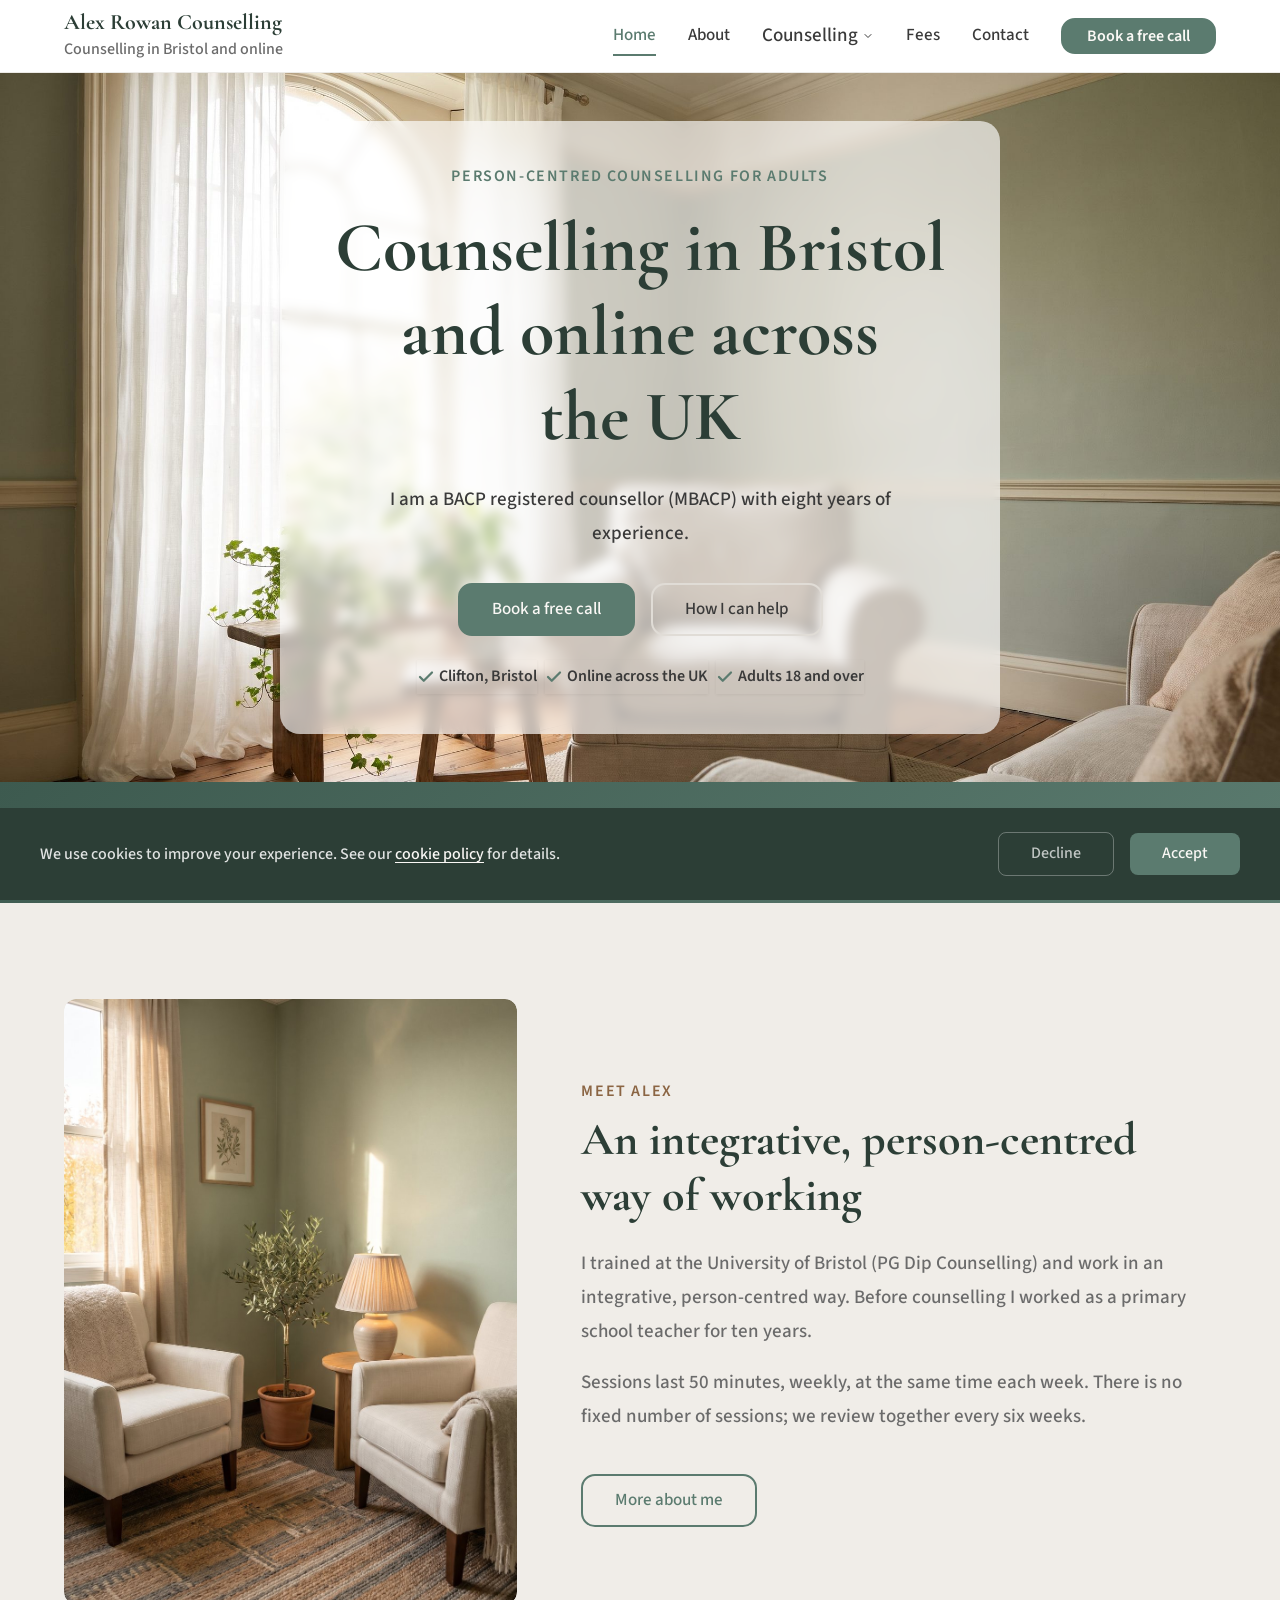
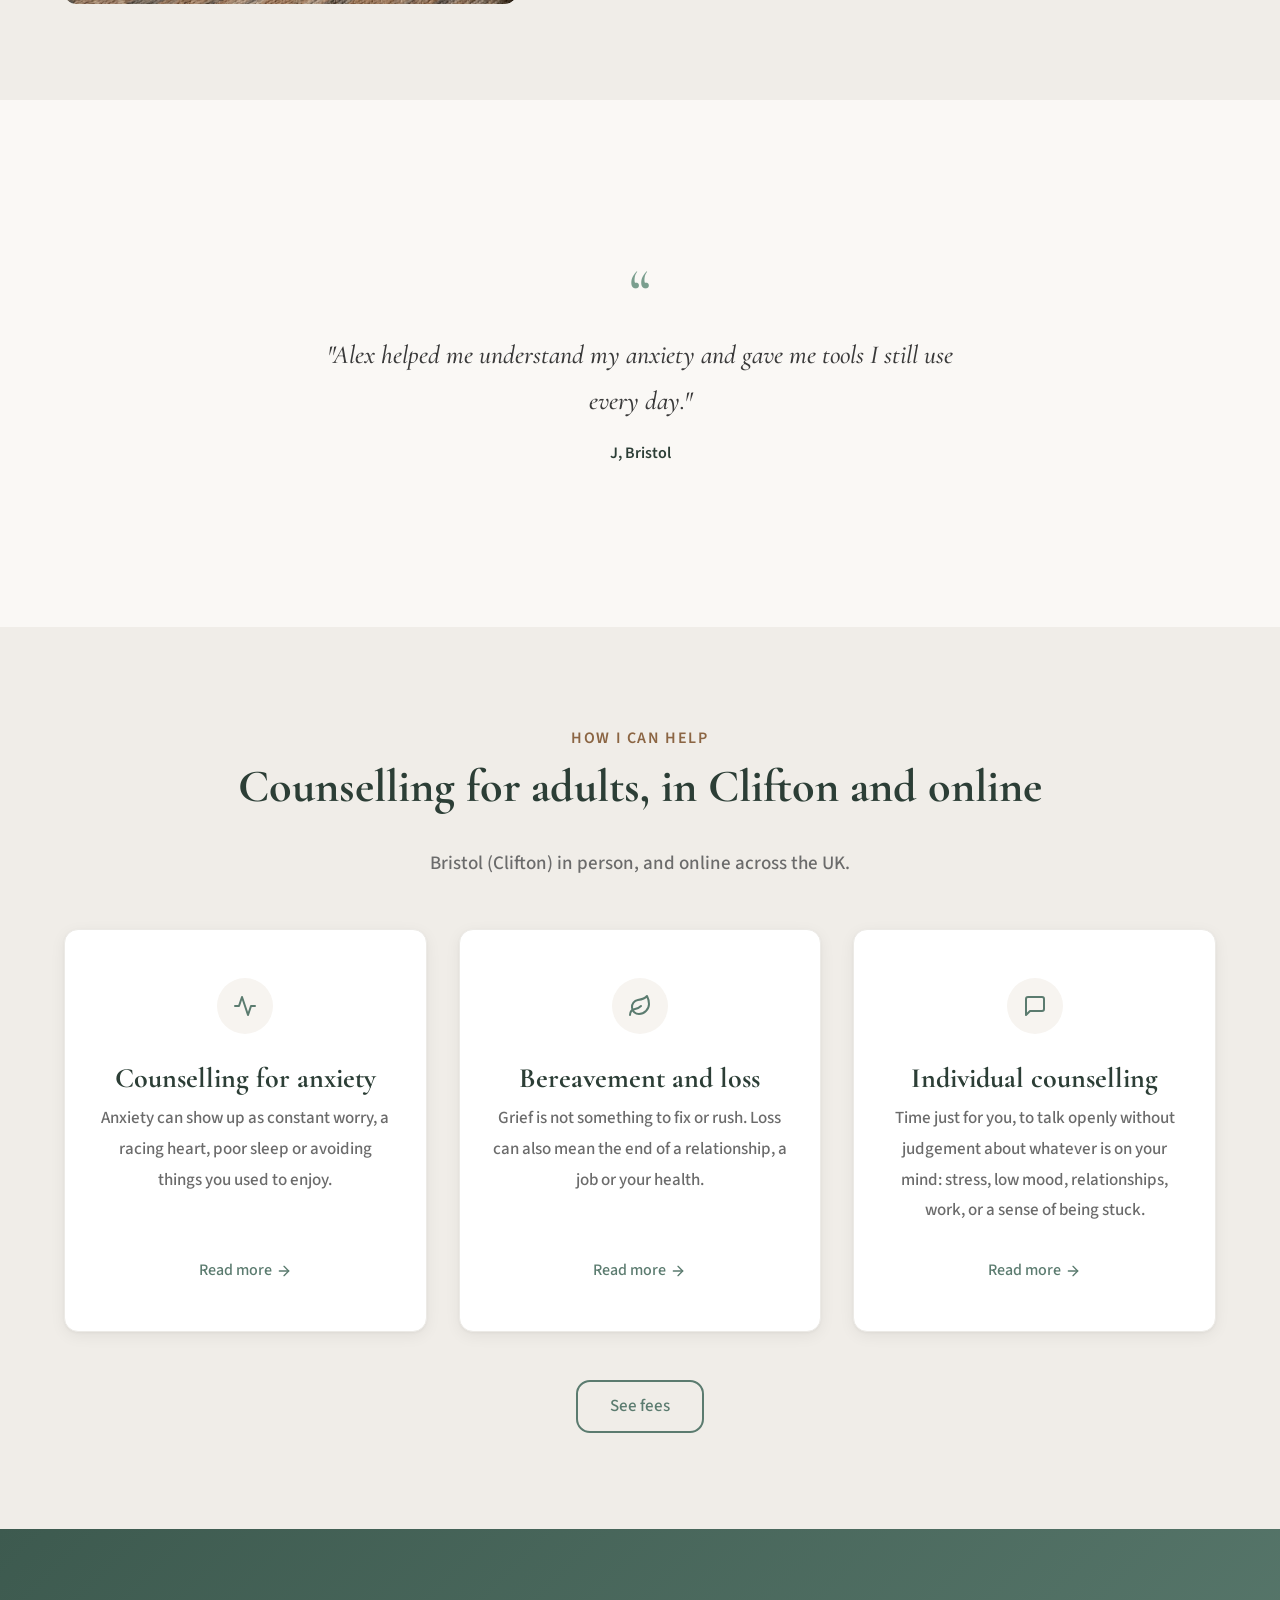
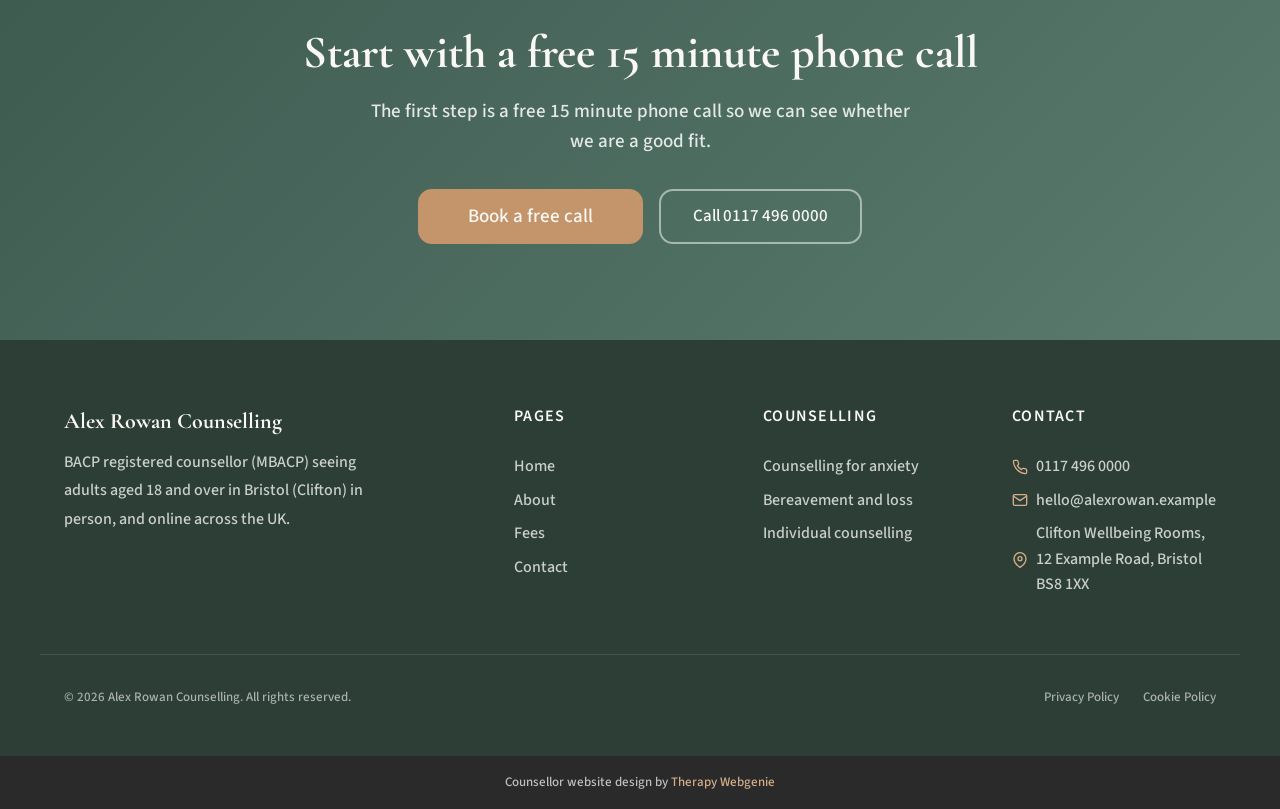
<file: index.html>
<!DOCTYPE html>
<html lang="en">
<head>
  <meta charset="UTF-8">
  <meta name="viewport" content="width=device-width, initial-scale=1.0">
  <meta name="description" content="BACP registered counsellor in Clifton, Bristol and online. Counselling for anxiety, bereavement and loss, and individual counselling for adults.">
  <meta name="author" content="Alex Rowan Counselling">
  <meta name="robots" content="max-image-preview:large">
  <title>Alex Rowan Counselling | Bristol and online</title>

  <link rel="canonical" href="https://www.static-pipeline-test.example/">

  <meta property="og:type" content="website">
  <meta property="og:url" content="https://www.static-pipeline-test.example/">
  <meta property="og:title" content="Alex Rowan Counselling | Bristol and online">
  <meta property="og:description" content="BACP registered counsellor in Clifton, Bristol and online. Counselling for anxiety, bereavement and loss, and individual counselling for adults.">
  <meta property="og:image" content="https://www.static-pipeline-test.example/images/hero.jpg">

  <meta name="twitter:card" content="summary_large_image">
  <meta name="twitter:title" content="Alex Rowan Counselling | Bristol and online">
  <meta name="twitter:description" content="BACP registered counsellor in Clifton, Bristol and online. Counselling for anxiety, bereavement and loss, and individual counselling for adults.">
  <meta name="twitter:image" content="https://www.static-pipeline-test.example/images/hero.jpg">

  <link rel="icon" href="images/favicon.png" type="image/png" sizes="96x96">
  <link rel="apple-touch-icon" href="images/apple-touch-icon.png">

  <link rel="preconnect" href="https://fonts.googleapis.com">
  <link rel="preconnect" href="https://fonts.gstatic.com" crossorigin>

  <link rel="stylesheet" href="css/base.css">
  <link rel="stylesheet" href="css/components.css">
  <link rel="stylesheet" href="css/theme.css">
  <!-- PROFILE:schema -->
  <script type="application/ld+json">
  {
    "@context": "https://schema.org",
    "@type": "LocalBusiness",
    "name": "Alex Rowan Counselling",
    "description": "BACP registered counsellor (MBACP) offering individual counselling, counselling for anxiety and bereavement and loss counselling for adults in Bristol (Clifton) and online across the UK.",
    "url": "https://www.static-pipeline-test.example/",
    "telephone": "0117 496 0000",
    "email": "hello@alexrowan.example",
    "address": {
      "@type": "PostalAddress",
      "streetAddress": "Clifton Wellbeing Rooms, 12 Example Road",
      "addressLocality": "Bristol",
      "postalCode": "BS8 1XX",
      "addressCountry": "GB"
    },
    "image": "https://www.static-pipeline-test.example/images/hero.jpg",
    "priceRange": "££"
  }
  </script>
  <!-- /PROFILE:schema -->
</head>
<body>

  <a href="#main" class="skip-link">Skip to main content</a>

  <!-- SECTION: nav -->
  <nav class="nav" role="navigation" aria-label="Main navigation">
    <div class="container nav__inner">
      <a href="./" class="nav__brand">
        <!-- PROFILE:logo --><!-- /PROFILE:logo -->
        <span class="nav__name"><!-- PROFILE:site_title -->Alex Rowan Counselling<!-- /PROFILE:site_title --></span>
        <span class="nav__title"><!-- PROFILE:site_slogan -->Counselling in Bristol and online<!-- /PROFILE:site_slogan --></span>
      </a>
      <div class="nav__links">
        <a href="./" class="nav__link nav__link--active">Home</a>
        <a href="about.html" class="nav__link">About</a>
        <div class="nav__dropdown">
          <button class="nav__link nav__dropdown-trigger" aria-expanded="false">Counselling <svg class="nav__chevron" viewBox="0 0 24 24" fill="none" stroke="currentColor" stroke-width="2" stroke-linecap="round" stroke-linejoin="round"><polyline points="6 9 12 15 18 9"></polyline></svg></button>
          <div class="nav__dropdown-menu">
            <a href="counselling-for-anxiety.html" class="nav__link nav__link--child">Counselling for anxiety</a>
            <a href="bereavement-and-loss.html" class="nav__link nav__link--child">Bereavement and loss</a>
            <a href="individual-counselling.html" class="nav__link nav__link--child">Individual counselling</a>
          </div>
        </div>
        <a href="fees.html" class="nav__link">Fees</a>
        <a href="contact.html" class="nav__link">Contact</a>
        <a href="contact.html" class="btn btn--primary nav__cta">Book a free call</a>
      </div>
      <button class="nav__toggle" aria-label="Toggle menu" aria-expanded="false" aria-controls="mobile-menu">
        <span class="nav__toggle-bar"></span>
        <span class="nav__toggle-bar"></span>
        <span class="nav__toggle-bar"></span>
      </button>
    </div>
    <div class="nav__mobile" id="mobile-menu" role="menu">
      <a href="./" class="nav__link nav__link--active" role="menuitem">Home</a>
      <a href="about.html" class="nav__link" role="menuitem">About</a>
      <div class="nav__mobile-group">
        <div class="nav__mobile-parent">
          <a href="individual-counselling.html" class="nav__link" role="menuitem">Counselling</a>
          <button class="nav__mobile-expand" aria-expanded="false" aria-label="Show the counselling pages"><svg class="nav__chevron" viewBox="0 0 24 24" fill="none" stroke="currentColor" stroke-width="2" stroke-linecap="round" stroke-linejoin="round"><polyline points="6 9 12 15 18 9"></polyline></svg></button>
        </div>
        <div class="nav__mobile-children" hidden>
          <a href="counselling-for-anxiety.html" class="nav__link nav__link--child" role="menuitem">Counselling for anxiety</a>
          <a href="bereavement-and-loss.html" class="nav__link nav__link--child" role="menuitem">Bereavement and loss</a>
          <a href="individual-counselling.html" class="nav__link nav__link--child" role="menuitem">Individual counselling</a>
        </div>
      </div>
      <a href="fees.html" class="nav__link" role="menuitem">Fees</a>
      <a href="contact.html" class="nav__link" role="menuitem">Contact</a>
      <a href="contact.html" class="btn btn--primary" role="menuitem">Book a free call</a>
    </div>
  </nav>
  <!-- /SECTION: nav -->

  <main id="main">

    <!-- SECTION: hero -->
    <section class="hero hero--showcase hero--showcase-light hero--showcase-center hero-bg--home">
      <div class="container hero__inner">
        <div class="hero__content">
          <span class="hero__label">Person-centred counselling for adults</span>
          <h1 class="hero__heading">Counselling in Bristol and online across the&nbsp;UK</h1>
          <p class="hero__text">I am a BACP registered counsellor (MBACP) with eight years of experience.</p>
          <div class="hero__actions">
            <a href="contact.html" class="btn btn--primary">Book a free call</a>
            <a href="#ways-i-help" class="btn btn--secondary">How I can help</a>
          </div>
          <ul class="hero__ticks hero__ticks--bold">
            <li><svg xmlns="http://www.w3.org/2000/svg" viewBox="0 0 24 24" fill="none" stroke="currentColor" stroke-width="2" stroke-linecap="round" stroke-linejoin="round"><polyline points="20 6 9 17 4 12"></polyline></svg> Clifton, Bristol</li>
            <li><svg xmlns="http://www.w3.org/2000/svg" viewBox="0 0 24 24" fill="none" stroke="currentColor" stroke-width="2" stroke-linecap="round" stroke-linejoin="round"><polyline points="20 6 9 17 4 12"></polyline></svg> Online across the UK</li>
            <li><svg xmlns="http://www.w3.org/2000/svg" viewBox="0 0 24 24" fill="none" stroke="currentColor" stroke-width="2" stroke-linecap="round" stroke-linejoin="round"><polyline points="20 6 9 17 4 12"></polyline></svg> Adults 18 and over</li>
          </ul>
        </div>
      </div>
    </section>
    <!-- /SECTION: hero -->

    <!-- SECTION: fees -->
    <div class="info-band info-band--primary">
      <div class="container info-band__inner">
        <div class="info-band__item">
          <div class="info-band__icon"><svg xmlns="http://www.w3.org/2000/svg" viewBox="0 0 24 24" fill="none" stroke="currentColor" stroke-width="2" stroke-linecap="round" stroke-linejoin="round"><circle cx="12" cy="12" r="10"></circle><polyline points="12 6 12 12 16 14"></polyline></svg></div>
          <div class="info-band__item-text">
            <span class="info-band__title">&pound;60 a session</span>
            <span class="info-band__text">Individual sessions, 50 minutes</span>
          </div>
        </div>
        <div class="info-band__item">
          <div class="info-band__icon"><svg xmlns="http://www.w3.org/2000/svg" viewBox="0 0 24 24" fill="none" stroke="currentColor" stroke-width="2" stroke-linecap="round" stroke-linejoin="round"><path d="M20.84 4.61a5.5 5.5 0 0 0-7.78 0L12 5.67l-1.06-1.06a5.5 5.5 0 0 0-7.78 7.78l1.06 1.06L12 21.23l7.78-7.78 1.06-1.06a5.5 5.5 0 0 0 0-7.78z"></path></svg></div>
          <div class="info-band__item-text">
            <span class="info-band__title">&pound;40 concessions</span>
            <span class="info-band__text">For students and people on low incomes</span>
          </div>
        </div>
        <div class="info-band__item">
          <div class="info-band__icon"><svg xmlns="http://www.w3.org/2000/svg" viewBox="0 0 24 24" fill="none" stroke="currentColor" stroke-width="2" stroke-linecap="round" stroke-linejoin="round"><path d="M22 16.92v3a2 2 0 0 1-2.18 2 19.79 19.79 0 0 1-8.63-3.07 19.5 19.5 0 0 1-6-6 19.79 19.79 0 0 1-3.07-8.67A2 2 0 0 1 4.11 2h3a2 2 0 0 1 2 1.72 12.84 12.84 0 0 0 .7 2.81 2 2 0 0 1-.45 2.11L8.09 9.91a16 16 0 0 0 6 6l1.27-1.27a2 2 0 0 1 2.11-.45 12.84 12.84 0 0 0 2.81.7A2 2 0 0 1 22 16.92z"></path></svg></div>
          <div class="info-band__item-text">
            <span class="info-band__title">Free 15 minute call</span>
            <span class="info-band__text">So we can see whether we are a good fit</span>
          </div>
        </div>
      </div>
    </div>
    <!-- /SECTION: fees -->

    <!-- SECTION: intro -->
    <section class="section section--alt reveal">
      <div class="container intro__inner">
        <div class="intro__image-wrap">
          <img loading="lazy" src="images/home-room.jpg" alt="A quiet counselling room with two cream armchairs, a small olive tree and soft green walls" class="intro__image" width="1000" height="1333">
        </div>
        <div class="intro__text">
          <span class="section-label">Meet Alex</span>
          <h2>An integrative, person-centred way of working</h2>
          <p>I trained at the University of Bristol (PG Dip Counselling) and work in an integrative, person-centred way. Before counselling I worked as a primary school teacher for ten years.</p>
          <p>Sessions last 50 minutes, weekly, at the same time each week. There is no fixed number of sessions; we review together every six weeks.</p>
          <a href="about.html" class="btn btn--secondary">More about me</a>
        </div>
      </div>
    </section>
    <!-- /SECTION: intro -->

    <!-- SECTION: testimonial -->
    <section class="section reveal">
      <div class="container container--narrow">
        <blockquote class="blockquote blockquote--pull">
          <p class="blockquote__text">"Alex helped me understand my anxiety and gave me tools I still use every day."</p>
          <cite class="blockquote__cite">J, Bristol</cite>
        </blockquote>
      </div>
    </section>
    <!-- /SECTION: testimonial -->

    <!-- SECTION: services-overview -->
    <section class="section section--alt reveal" id="ways-i-help">
      <div class="container text-center">
        <span class="section-label">How I can help</span>
        <h2>Counselling for adults, in Clifton and online</h2>
        <p class="section-subtitle">Bristol (Clifton) in person, and online across the UK.</p>
      </div>
      <div class="container grid grid--3">
        <a href="counselling-for-anxiety.html" class="card card--service">
          <div class="card__icon">
            <svg xmlns="http://www.w3.org/2000/svg" viewBox="0 0 24 24" fill="none" stroke="currentColor" stroke-width="2" stroke-linecap="round" stroke-linejoin="round"><path d="M2 12h4l3-9 6 18 3-9h4"></path></svg>
          </div>
          <h3 class="card__title">Counselling for anxiety</h3>
          <p class="card__text">Anxiety can show up as constant worry, a racing heart, poor sleep or avoiding things you used to enjoy.</p>
          <span class="card__link">Read more <svg xmlns="http://www.w3.org/2000/svg" viewBox="0 0 24 24" fill="none" stroke="currentColor" stroke-width="2" stroke-linecap="round" stroke-linejoin="round"><line x1="5" y1="12" x2="19" y2="12"></line><polyline points="12 5 19 12 12 19"></polyline></svg></span>
        </a>
        <a href="bereavement-and-loss.html" class="card card--service">
          <div class="card__icon">
            <svg xmlns="http://www.w3.org/2000/svg" viewBox="0 0 24 24" fill="none" stroke="currentColor" stroke-width="2" stroke-linecap="round" stroke-linejoin="round"><path d="M11 20A7 7 0 0 1 9.8 6.1C15.5 5 17 4.48 19 2c1 2 2 4.18 2 8 0 5.5-4.78 10-10 10Z"></path><path d="M2 21c0-3 1.85-5.36 5.08-6C9.5 14.52 12 13 13 12"></path></svg>
          </div>
          <h3 class="card__title">Bereavement and loss</h3>
          <p class="card__text">Grief is not something to fix or rush. Loss can also mean the end of a relationship, a job or your health.</p>
          <span class="card__link">Read more <svg xmlns="http://www.w3.org/2000/svg" viewBox="0 0 24 24" fill="none" stroke="currentColor" stroke-width="2" stroke-linecap="round" stroke-linejoin="round"><line x1="5" y1="12" x2="19" y2="12"></line><polyline points="12 5 19 12 12 19"></polyline></svg></span>
        </a>
        <a href="individual-counselling.html" class="card card--service">
          <div class="card__icon">
            <svg xmlns="http://www.w3.org/2000/svg" viewBox="0 0 24 24" fill="none" stroke="currentColor" stroke-width="2" stroke-linecap="round" stroke-linejoin="round"><path d="M21 15a2 2 0 0 1-2 2H7l-4 4V5a2 2 0 0 1 2-2h14a2 2 0 0 1 2 2z"></path></svg>
          </div>
          <h3 class="card__title">Individual counselling</h3>
          <p class="card__text">Time just for you, to talk openly without judgement about whatever is on your mind: stress, low mood, relationships, work, or a sense of being stuck.</p>
          <span class="card__link">Read more <svg xmlns="http://www.w3.org/2000/svg" viewBox="0 0 24 24" fill="none" stroke="currentColor" stroke-width="2" stroke-linecap="round" stroke-linejoin="round"><line x1="5" y1="12" x2="19" y2="12"></line><polyline points="12 5 19 12 12 19"></polyline></svg></span>
        </a>
      </div>
      <div class="container text-center section-footer">
        <a href="fees.html" class="btn btn--secondary">See fees</a>
      </div>
    </section>
    <!-- /SECTION: services-overview -->

    <!-- SECTION: cta -->
    <section class="section cta-banner reveal">
      <div class="container text-center">
        <h2>Start with a free 15 minute phone call</h2>
        <p>The first step is a free 15 minute phone call so we can see whether we are a good fit.</p>
        <div class="cta-banner__buttons">
          <a href="contact.html" class="btn btn--accent">Book a free call</a>
          <a href="tel:01174960000" class="btn btn--secondary">Call 0117 496 0000</a>
        </div>
      </div>
    </section>
    <!-- /SECTION: cta -->

  </main>

  <!-- SECTION: footer -->
  <footer class="footer">
    <div class="container footer__inner">
      <div class="footer__brand">
        <p class="footer__brand-name">Alex Rowan Counselling</p>
        <p class="footer__brand-text">BACP registered counsellor (MBACP) seeing adults aged 18 and over in Bristol (Clifton) in person, and online across the UK.</p>
      </div>
      <div class="footer__col">
        <p class="footer__heading">Pages</p>
        <div class="footer__links">
          <a href="./" class="footer__link">Home</a>
          <a href="about.html" class="footer__link">About</a>
          <a href="fees.html" class="footer__link">Fees</a>
          <a href="contact.html" class="footer__link">Contact</a>
        </div>
      </div>
      <div class="footer__col">
        <p class="footer__heading">Counselling</p>
        <div class="footer__links">
          <a href="counselling-for-anxiety.html" class="footer__link">Counselling for anxiety</a>
          <a href="bereavement-and-loss.html" class="footer__link">Bereavement and loss</a>
          <a href="individual-counselling.html" class="footer__link">Individual counselling</a>
        </div>
      </div>
      <div class="footer__col">
        <p class="footer__heading">Contact</p>
        <div class="footer__contact-item">
          <svg xmlns="http://www.w3.org/2000/svg" viewBox="0 0 24 24" fill="none" stroke="currentColor" stroke-width="2" stroke-linecap="round" stroke-linejoin="round"><path d="M22 16.92v3a2 2 0 0 1-2.18 2 19.79 19.79 0 0 1-8.63-3.07 19.5 19.5 0 0 1-6-6 19.79 19.79 0 0 1-3.07-8.67A2 2 0 0 1 4.11 2h3a2 2 0 0 1 2 1.72 12.84 12.84 0 0 0 .7 2.81 2 2 0 0 1-.45 2.11L8.09 9.91a16 16 0 0 0 6 6l1.27-1.27a2 2 0 0 1 2.11-.45 12.84 12.84 0 0 0 2.81.7A2 2 0 0 1 22 16.92z"></path></svg>
          <!-- PROFILE:phone_landline --><a href="tel:01174960000">0117 496 0000</a><!-- /PROFILE:phone_landline -->
        </div>
        <div class="footer__contact-item">
          <svg xmlns="http://www.w3.org/2000/svg" viewBox="0 0 24 24" fill="none" stroke="currentColor" stroke-width="2" stroke-linecap="round" stroke-linejoin="round"><path d="M4 4h16c1.1 0 2 .9 2 2v12c0 1.1-.9 2-2 2H4c-1.1 0-2-.9-2-2V6c0-1.1.9-2 2-2z"></path><polyline points="22,6 12,13 2,6"></polyline></svg>
          <!-- PROFILE:email --><a href="mailto:hello@alexrowan.example">hello@alexrowan.example</a><!-- /PROFILE:email -->
        </div>
        <div class="footer__contact-item">
          <svg xmlns="http://www.w3.org/2000/svg" viewBox="0 0 24 24" fill="none" stroke="currentColor" stroke-width="2" stroke-linecap="round" stroke-linejoin="round"><path d="M21 10c0 7-9 13-9 13s-9-6-9-13a9 9 0 0 1 18 0z"></path><circle cx="12" cy="10" r="3"></circle></svg>
          <!-- PROFILE:address --><span>Clifton Wellbeing Rooms, 12 Example Road, Bristol BS8 1XX</span><!-- /PROFILE:address -->
        </div>
      </div>
    </div>
    <div class="container footer__bottom">
      <p class="footer__copyright">&copy; 2026 Alex Rowan Counselling. All rights reserved.</p>
      <div class="footer__legal">
        <a href="privacy.html">Privacy Policy</a>
        <a href="cookies-policy.html">Cookie Policy</a>
      </div>
    </div>
  </footer>
  <!-- /SECTION: footer -->

  <div class="site-credit">
    <p>Counsellor website design by <a href="https://www.therapywebgenie.com/website-design/counsellors/" target="_blank" rel="noopener nofollow">Therapy Webgenie</a></p>
  </div>

  <!-- Cookie Consent -->
  <div class="cookie-banner" role="dialog" aria-label="Cookie consent">
    <div class="cookie-banner__inner">
      <p class="cookie-banner__text">We use cookies to improve your experience. See our <a href="cookies-policy.html">cookie policy</a> for details.</p>
      <div class="cookie-banner__buttons">
        <button class="cookie-banner__accept">Accept</button>
        <button class="cookie-banner__decline">Decline</button>
      </div>
    </div>
  </div>

  <!-- Back to Top -->
  <button class="back-to-top" aria-label="Back to top">
    <svg xmlns="http://www.w3.org/2000/svg" viewBox="0 0 24 24" fill="none" stroke="currentColor" stroke-width="2" stroke-linecap="round" stroke-linejoin="round"><polyline points="18 15 12 9 6 15"></polyline></svg>
  </button>

  <script src="js/main.js"></script>
</body>
</html>
</file>
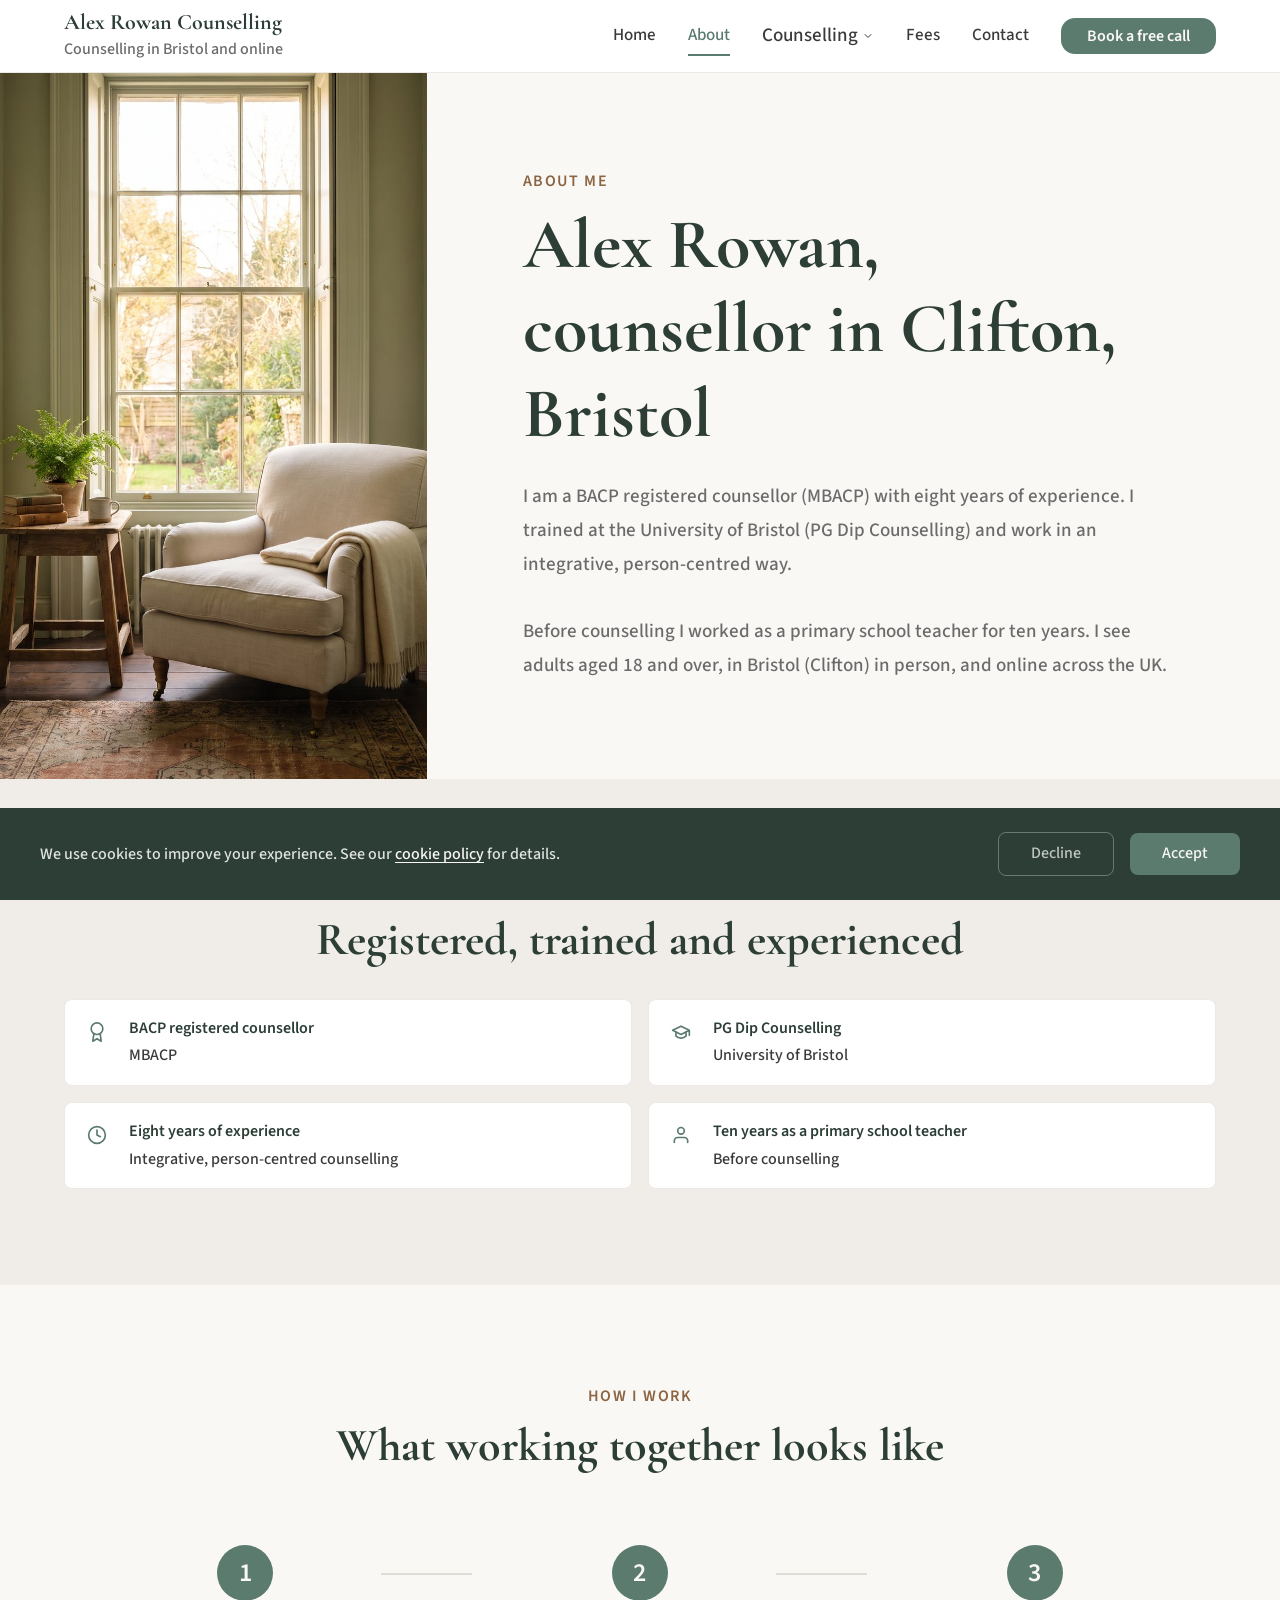
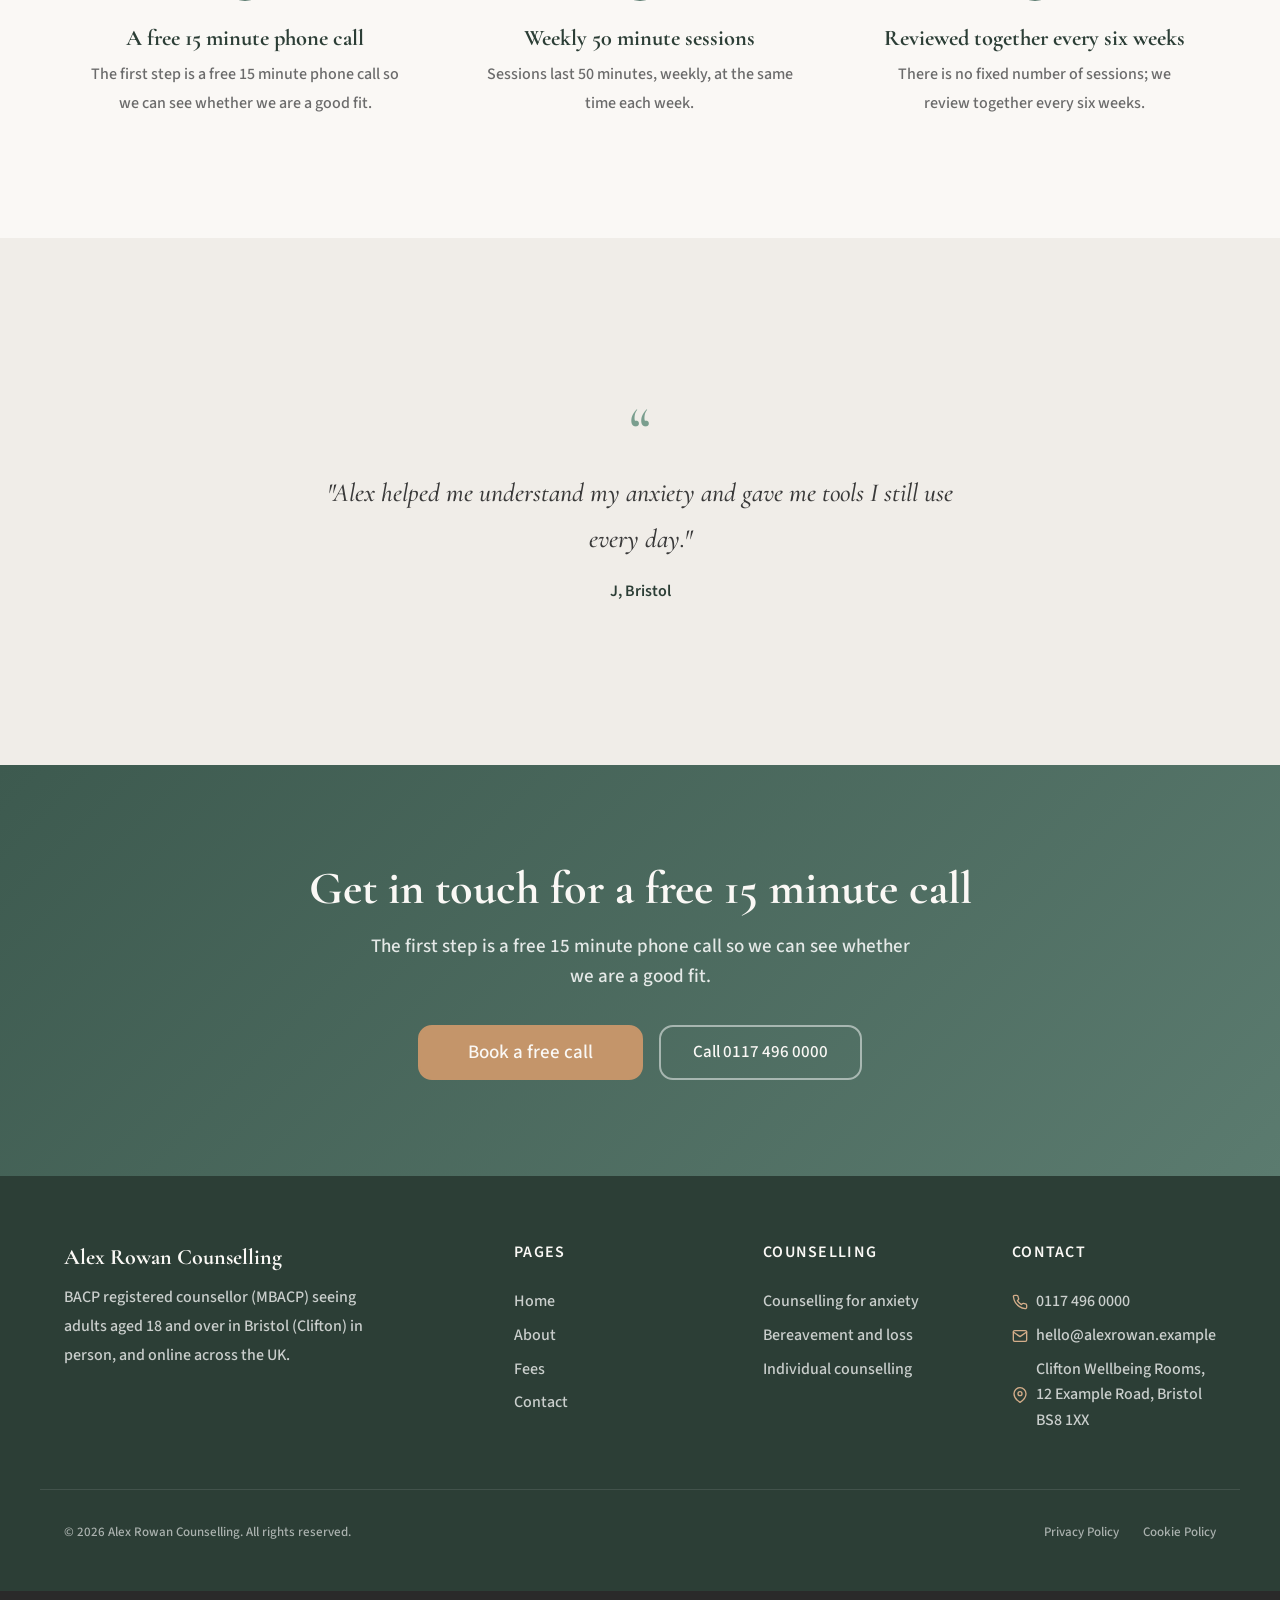
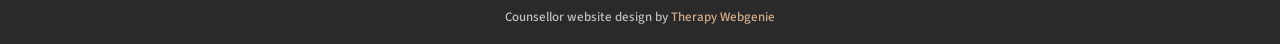
<file: about.html>
<!DOCTYPE html>
<html lang="en">
<head>
  <meta charset="UTF-8">
  <meta name="viewport" content="width=device-width, initial-scale=1.0">
  <meta name="description" content="Alex Rowan is a BACP registered counsellor (MBACP) with eight years of experience, seeing adults in Clifton, Bristol and online across the UK.">
  <meta name="author" content="Alex Rowan Counselling">
  <meta name="robots" content="max-image-preview:large">
  <title>About Alex Rowan | BACP counsellor in Bristol</title>

  <link rel="canonical" href="https://www.static-pipeline-test.example/about.html">

  <meta property="og:type" content="website">
  <meta property="og:url" content="https://www.static-pipeline-test.example/about.html">
  <meta property="og:title" content="About Alex Rowan | BACP counsellor in Bristol">
  <meta property="og:description" content="Alex Rowan is a BACP registered counsellor (MBACP) with eight years of experience, seeing adults in Clifton, Bristol and online across the UK.">
  <meta property="og:image" content="https://www.static-pipeline-test.example/images/about.jpg">

  <meta name="twitter:card" content="summary_large_image">
  <meta name="twitter:title" content="About Alex Rowan | BACP counsellor in Bristol">
  <meta name="twitter:description" content="Alex Rowan is a BACP registered counsellor (MBACP) with eight years of experience, seeing adults in Clifton, Bristol and online across the UK.">
  <meta name="twitter:image" content="https://www.static-pipeline-test.example/images/about.jpg">

  <link rel="icon" href="images/favicon.png" type="image/png" sizes="96x96">
  <link rel="apple-touch-icon" href="images/apple-touch-icon.png">

  <link rel="preconnect" href="https://fonts.googleapis.com">
  <link rel="preconnect" href="https://fonts.gstatic.com" crossorigin>

  <link rel="stylesheet" href="css/base.css">
  <link rel="stylesheet" href="css/components.css">
  <link rel="stylesheet" href="css/theme.css">
  <!-- PROFILE:schema -->
  <script type="application/ld+json">
  {
    "@context": "https://schema.org",
    "@type": "LocalBusiness",
    "name": "Alex Rowan Counselling",
    "description": "BACP registered counsellor (MBACP) offering individual counselling, counselling for anxiety and bereavement and loss counselling for adults in Bristol (Clifton) and online across the UK.",
    "url": "https://www.static-pipeline-test.example/",
    "telephone": "0117 496 0000",
    "email": "hello@alexrowan.example",
    "address": {
      "@type": "PostalAddress",
      "streetAddress": "Clifton Wellbeing Rooms, 12 Example Road",
      "addressLocality": "Bristol",
      "postalCode": "BS8 1XX",
      "addressCountry": "GB"
    },
    "image": "https://www.static-pipeline-test.example/images/hero.jpg",
    "priceRange": "££"
  }
  </script>
  <!-- /PROFILE:schema -->
  <script type="application/ld+json">
  {"@context": "https://schema.org", "@type": "BreadcrumbList", "itemListElement": [
    {"@type": "ListItem", "position": 1, "name": "Home", "item": "https://www.static-pipeline-test.example/"},
    {"@type": "ListItem", "position": 2, "name": "About", "item": "https://www.static-pipeline-test.example/about.html"}
  ]}
  </script>
</head>
<body>

  <a href="#main" class="skip-link">Skip to main content</a>

  <!-- SECTION: nav -->
  <nav class="nav" role="navigation" aria-label="Main navigation">
    <div class="container nav__inner">
      <a href="./" class="nav__brand">
        <!-- PROFILE:logo --><!-- /PROFILE:logo -->
        <span class="nav__name"><!-- PROFILE:site_title -->Alex Rowan Counselling<!-- /PROFILE:site_title --></span>
        <span class="nav__title"><!-- PROFILE:site_slogan -->Counselling in Bristol and online<!-- /PROFILE:site_slogan --></span>
      </a>
      <div class="nav__links">
        <a href="./" class="nav__link">Home</a>
        <a href="about.html" class="nav__link nav__link--active">About</a>
        <div class="nav__dropdown">
          <button class="nav__link nav__dropdown-trigger" aria-expanded="false">Counselling <svg class="nav__chevron" viewBox="0 0 24 24" fill="none" stroke="currentColor" stroke-width="2" stroke-linecap="round" stroke-linejoin="round"><polyline points="6 9 12 15 18 9"></polyline></svg></button>
          <div class="nav__dropdown-menu">
            <a href="counselling-for-anxiety.html" class="nav__link nav__link--child">Counselling for anxiety</a>
            <a href="bereavement-and-loss.html" class="nav__link nav__link--child">Bereavement and loss</a>
            <a href="individual-counselling.html" class="nav__link nav__link--child">Individual counselling</a>
          </div>
        </div>
        <a href="fees.html" class="nav__link">Fees</a>
        <a href="contact.html" class="nav__link">Contact</a>
        <a href="contact.html" class="btn btn--primary nav__cta">Book a free call</a>
      </div>
      <button class="nav__toggle" aria-label="Toggle menu" aria-expanded="false" aria-controls="mobile-menu">
        <span class="nav__toggle-bar"></span>
        <span class="nav__toggle-bar"></span>
        <span class="nav__toggle-bar"></span>
      </button>
    </div>
    <div class="nav__mobile" id="mobile-menu" role="menu">
      <a href="./" class="nav__link" role="menuitem">Home</a>
      <a href="about.html" class="nav__link nav__link--active" role="menuitem">About</a>
      <div class="nav__mobile-group">
        <div class="nav__mobile-parent">
          <a href="individual-counselling.html" class="nav__link" role="menuitem">Counselling</a>
          <button class="nav__mobile-expand" aria-expanded="false" aria-label="Show the counselling pages"><svg class="nav__chevron" viewBox="0 0 24 24" fill="none" stroke="currentColor" stroke-width="2" stroke-linecap="round" stroke-linejoin="round"><polyline points="6 9 12 15 18 9"></polyline></svg></button>
        </div>
        <div class="nav__mobile-children" hidden>
          <a href="counselling-for-anxiety.html" class="nav__link nav__link--child" role="menuitem">Counselling for anxiety</a>
          <a href="bereavement-and-loss.html" class="nav__link nav__link--child" role="menuitem">Bereavement and loss</a>
          <a href="individual-counselling.html" class="nav__link nav__link--child" role="menuitem">Individual counselling</a>
        </div>
      </div>
      <a href="fees.html" class="nav__link" role="menuitem">Fees</a>
      <a href="contact.html" class="nav__link" role="menuitem">Contact</a>
      <a href="contact.html" class="btn btn--primary" role="menuitem">Book a free call</a>
    </div>
  </nav>
  <!-- /SECTION: nav -->

  <main id="main">

    <!-- SECTION: about-hero -->
    <section class="about-split-third">
      <div class="about-split-third__inner">
        <div class="about-split-third__image-wrap about-bg" role="img" aria-label="A calm reading corner with a linen armchair, books and a fern by a tall window"></div>
        <div class="about-split-third__text">
          <span class="section-label">About me</span>
          <h1>Alex Rowan, counsellor in Clifton, Bristol</h1>
          <p>I am a BACP registered counsellor (MBACP) with eight years of experience. I trained at the University of Bristol (PG Dip Counselling) and work in an integrative, person-centred way.</p>
          <p>Before counselling I worked as a primary school teacher for ten years. I see adults aged 18 and over, in Bristol (Clifton) in person, and online across the UK.</p>
        </div>
      </div>
    </section>
    <!-- /SECTION: about-hero -->

    <!-- SECTION: qualifications -->
    <section class="section section--alt reveal">
      <div class="container">
        <div class="text-center">
          <span class="section-label">Training and experience</span>
          <h2>Registered, trained and experienced</h2>
        </div>
        <div class="quals-list">
          <div class="quals-list__item"><div class="quals-list__icon"><svg xmlns="http://www.w3.org/2000/svg" viewBox="0 0 24 24" fill="none" stroke="currentColor" stroke-width="2" stroke-linecap="round" stroke-linejoin="round"><circle cx="12" cy="8" r="7"></circle><polyline points="8.21 13.89 7 23 12 20 17 23 15.79 13.88"></polyline></svg></div><div class="quals-list__text"><strong>BACP registered counsellor</strong>MBACP</div></div>
          <div class="quals-list__item"><div class="quals-list__icon"><svg xmlns="http://www.w3.org/2000/svg" viewBox="0 0 24 24" fill="none" stroke="currentColor" stroke-width="2" stroke-linecap="round" stroke-linejoin="round"><path d="M22 10v6M2 10l10-5 10 5-10 5z"></path><path d="M6 12v5c3 3 9 3 12 0v-5"></path></svg></div><div class="quals-list__text"><strong>PG Dip Counselling</strong>University of Bristol</div></div>
          <div class="quals-list__item"><div class="quals-list__icon"><svg xmlns="http://www.w3.org/2000/svg" viewBox="0 0 24 24" fill="none" stroke="currentColor" stroke-width="2" stroke-linecap="round" stroke-linejoin="round"><circle cx="12" cy="12" r="10"></circle><polyline points="12 6 12 12 16 14"></polyline></svg></div><div class="quals-list__text"><strong>Eight years of experience</strong>Integrative, person-centred counselling</div></div>
          <div class="quals-list__item"><div class="quals-list__icon"><svg xmlns="http://www.w3.org/2000/svg" viewBox="0 0 24 24" fill="none" stroke="currentColor" stroke-width="2" stroke-linecap="round" stroke-linejoin="round"><path d="M20 21v-2a4 4 0 0 0-4-4H8a4 4 0 0 0-4 4v2"></path><circle cx="12" cy="7" r="4"></circle></svg></div><div class="quals-list__text"><strong>Ten years as a primary school teacher</strong>Before counselling</div></div>
        </div>
      </div>
    </section>
    <!-- /SECTION: qualifications -->

    <!-- SECTION: steps -->
    <section class="section reveal">
      <div class="container text-center">
        <span class="section-label">How I work</span>
        <h2>What working together looks like</h2>
      </div>
      <div class="container">
        <div class="steps steps--connected">
          <div class="step"><div class="step__number">1</div><h3 class="step__title">A free 15 minute phone call</h3><p class="step__text">The first step is a free 15 minute phone call so we can see whether we are a good fit.</p></div>
          <div class="step"><div class="step__number">2</div><h3 class="step__title">Weekly 50 minute sessions</h3><p class="step__text">Sessions last 50 minutes, weekly, at the same time each week.</p></div>
          <div class="step"><div class="step__number">3</div><h3 class="step__title">Reviewed together every six weeks</h3><p class="step__text">There is no fixed number of sessions; we review together every six weeks.</p></div>
        </div>
      </div>
    </section>
    <!-- /SECTION: steps -->

    <!-- SECTION: testimonial -->
    <section class="section section--alt reveal">
      <div class="container container--narrow">
        <blockquote class="blockquote blockquote--pull">
          <p class="blockquote__text">"Alex helped me understand my anxiety and gave me tools I still use every day."</p>
          <cite class="blockquote__cite">J, Bristol</cite>
        </blockquote>
      </div>
    </section>
    <!-- /SECTION: testimonial -->

    <!-- SECTION: cta -->
    <section class="section cta-banner reveal">
      <div class="container text-center">
        <h2>Get in touch for a free 15 minute call</h2>
        <p>The first step is a free 15 minute phone call so we can see whether we are a good fit.</p>
        <div class="cta-banner__buttons">
          <a href="contact.html" class="btn btn--accent">Book a free call</a>
          <a href="tel:01174960000" class="btn btn--secondary">Call 0117 496 0000</a>
        </div>
      </div>
    </section>
    <!-- /SECTION: cta -->

  </main>

  <!-- SECTION: footer -->
  <footer class="footer">
    <div class="container footer__inner">
      <div class="footer__brand">
        <p class="footer__brand-name">Alex Rowan Counselling</p>
        <p class="footer__brand-text">BACP registered counsellor (MBACP) seeing adults aged 18 and over in Bristol (Clifton) in person, and online across the UK.</p>
      </div>
      <div class="footer__col">
        <p class="footer__heading">Pages</p>
        <div class="footer__links">
          <a href="./" class="footer__link">Home</a>
          <a href="about.html" class="footer__link">About</a>
          <a href="fees.html" class="footer__link">Fees</a>
          <a href="contact.html" class="footer__link">Contact</a>
        </div>
      </div>
      <div class="footer__col">
        <p class="footer__heading">Counselling</p>
        <div class="footer__links">
          <a href="counselling-for-anxiety.html" class="footer__link">Counselling for anxiety</a>
          <a href="bereavement-and-loss.html" class="footer__link">Bereavement and loss</a>
          <a href="individual-counselling.html" class="footer__link">Individual counselling</a>
        </div>
      </div>
      <div class="footer__col">
        <p class="footer__heading">Contact</p>
        <div class="footer__contact-item">
          <svg xmlns="http://www.w3.org/2000/svg" viewBox="0 0 24 24" fill="none" stroke="currentColor" stroke-width="2" stroke-linecap="round" stroke-linejoin="round"><path d="M22 16.92v3a2 2 0 0 1-2.18 2 19.79 19.79 0 0 1-8.63-3.07 19.5 19.5 0 0 1-6-6 19.79 19.79 0 0 1-3.07-8.67A2 2 0 0 1 4.11 2h3a2 2 0 0 1 2 1.72 12.84 12.84 0 0 0 .7 2.81 2 2 0 0 1-.45 2.11L8.09 9.91a16 16 0 0 0 6 6l1.27-1.27a2 2 0 0 1 2.11-.45 12.84 12.84 0 0 0 2.81.7A2 2 0 0 1 22 16.92z"></path></svg>
          <!-- PROFILE:phone_landline --><a href="tel:01174960000">0117 496 0000</a><!-- /PROFILE:phone_landline -->
        </div>
        <div class="footer__contact-item">
          <svg xmlns="http://www.w3.org/2000/svg" viewBox="0 0 24 24" fill="none" stroke="currentColor" stroke-width="2" stroke-linecap="round" stroke-linejoin="round"><path d="M4 4h16c1.1 0 2 .9 2 2v12c0 1.1-.9 2-2 2H4c-1.1 0-2-.9-2-2V6c0-1.1.9-2 2-2z"></path><polyline points="22,6 12,13 2,6"></polyline></svg>
          <!-- PROFILE:email --><a href="mailto:hello@alexrowan.example">hello@alexrowan.example</a><!-- /PROFILE:email -->
        </div>
        <div class="footer__contact-item">
          <svg xmlns="http://www.w3.org/2000/svg" viewBox="0 0 24 24" fill="none" stroke="currentColor" stroke-width="2" stroke-linecap="round" stroke-linejoin="round"><path d="M21 10c0 7-9 13-9 13s-9-6-9-13a9 9 0 0 1 18 0z"></path><circle cx="12" cy="10" r="3"></circle></svg>
          <!-- PROFILE:address --><span>Clifton Wellbeing Rooms, 12 Example Road, Bristol BS8 1XX</span><!-- /PROFILE:address -->
        </div>
      </div>
    </div>
    <div class="container footer__bottom">
      <p class="footer__copyright">&copy; 2026 Alex Rowan Counselling. All rights reserved.</p>
      <div class="footer__legal">
        <a href="privacy.html">Privacy Policy</a>
        <a href="cookies-policy.html">Cookie Policy</a>
      </div>
    </div>
  </footer>
  <!-- /SECTION: footer -->

  <div class="site-credit">
    <p>Counsellor website design by <a href="https://www.therapywebgenie.com/website-design/counsellors/" target="_blank" rel="noopener nofollow">Therapy Webgenie</a></p>
  </div>

  <!-- Cookie Consent -->
  <div class="cookie-banner" role="dialog" aria-label="Cookie consent">
    <div class="cookie-banner__inner">
      <p class="cookie-banner__text">We use cookies to improve your experience. See our <a href="cookies-policy.html">cookie policy</a> for details.</p>
      <div class="cookie-banner__buttons">
        <button class="cookie-banner__accept">Accept</button>
        <button class="cookie-banner__decline">Decline</button>
      </div>
    </div>
  </div>

  <!-- Back to Top -->
  <button class="back-to-top" aria-label="Back to top">
    <svg xmlns="http://www.w3.org/2000/svg" viewBox="0 0 24 24" fill="none" stroke="currentColor" stroke-width="2" stroke-linecap="round" stroke-linejoin="round"><polyline points="18 15 12 9 6 15"></polyline></svg>
  </button>

  <script src="js/main.js"></script>
</body>
</html>
</file>
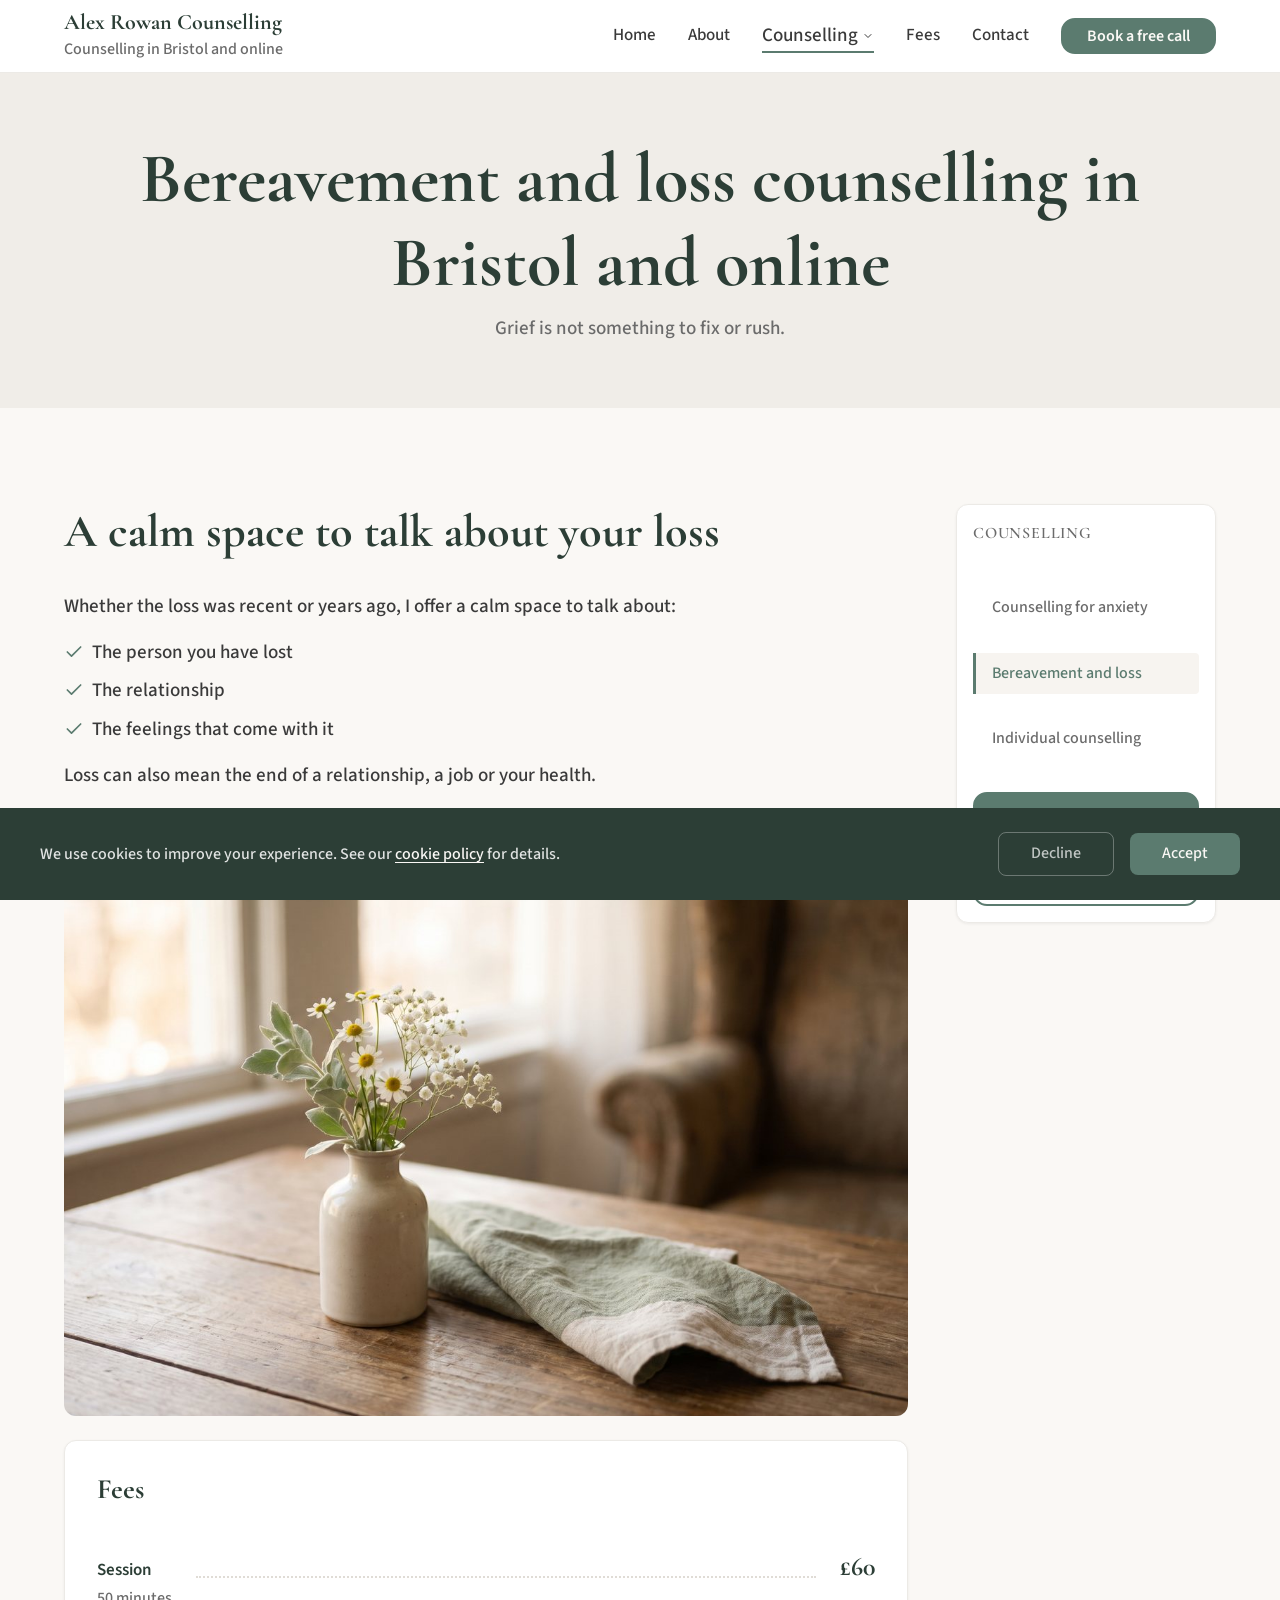
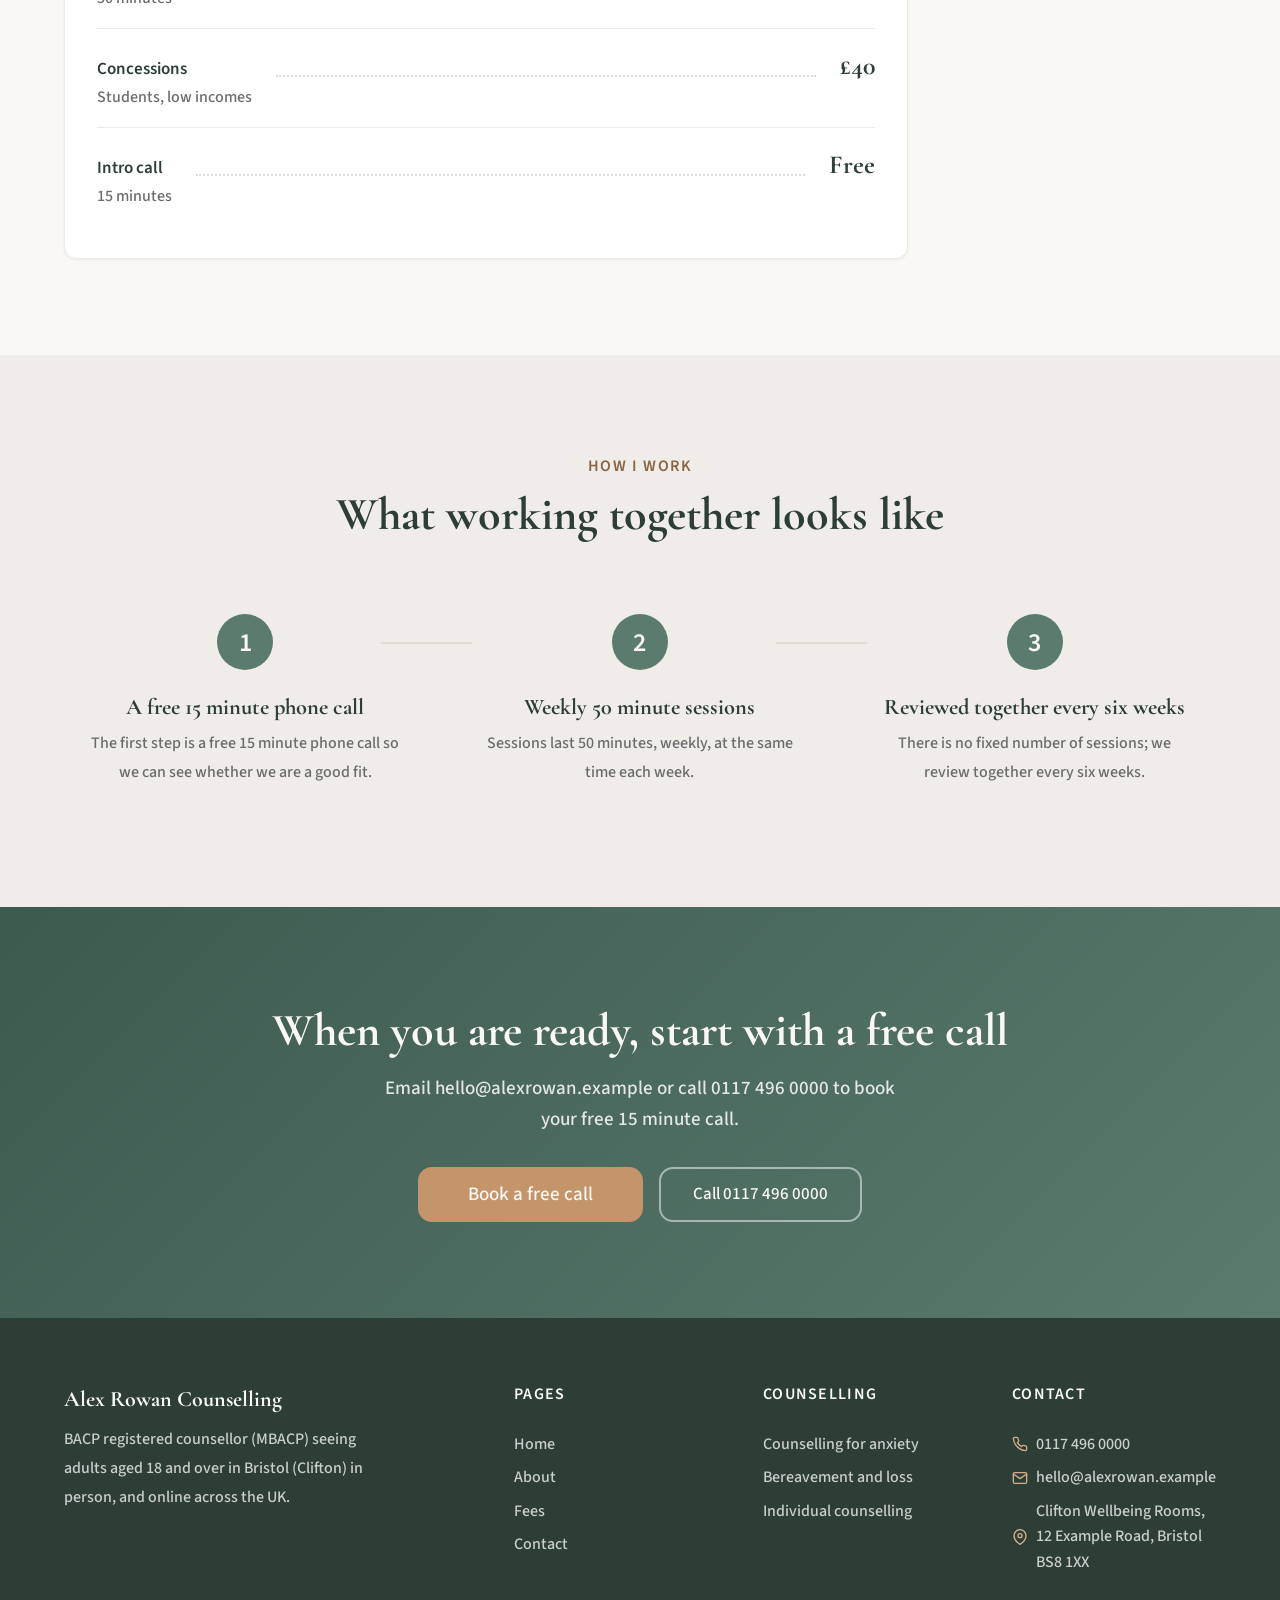
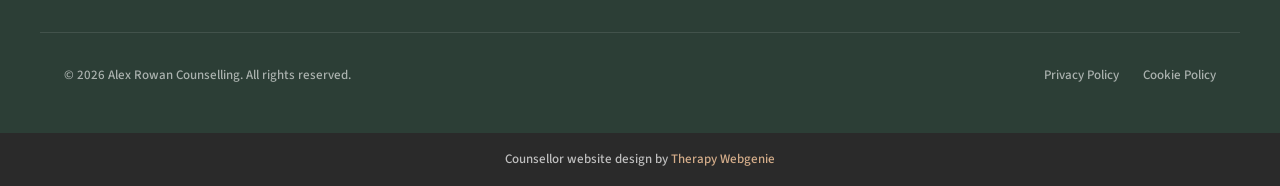
<file: bereavement-and-loss.html>
<!DOCTYPE html>
<html lang="en">
<head>
  <meta charset="UTF-8">
  <meta name="viewport" content="width=device-width, initial-scale=1.0">
  <meta name="description" content="Bereavement and loss counselling in Clifton, Bristol and online. A calm space to talk, whether the loss was recent or years ago.">
  <meta name="author" content="Alex Rowan Counselling">
  <meta name="robots" content="max-image-preview:large">
  <title>Bereavement and loss counselling in Bristol | Alex Rowan</title>

  <link rel="canonical" href="https://www.static-pipeline-test.example/bereavement-and-loss.html">

  <meta property="og:type" content="website">
  <meta property="og:url" content="https://www.static-pipeline-test.example/bereavement-and-loss.html">
  <meta property="og:title" content="Bereavement and loss counselling in Bristol | Alex Rowan">
  <meta property="og:description" content="Bereavement and loss counselling in Clifton, Bristol and online. A calm space to talk, whether the loss was recent or years ago.">
  <meta property="og:image" content="https://www.static-pipeline-test.example/images/bereavement.jpg">

  <meta name="twitter:card" content="summary_large_image">
  <meta name="twitter:title" content="Bereavement and loss counselling in Bristol | Alex Rowan">
  <meta name="twitter:description" content="Bereavement and loss counselling in Clifton, Bristol and online. A calm space to talk, whether the loss was recent or years ago.">
  <meta name="twitter:image" content="https://www.static-pipeline-test.example/images/bereavement.jpg">

  <link rel="icon" href="images/favicon.png" type="image/png" sizes="96x96">
  <link rel="apple-touch-icon" href="images/apple-touch-icon.png">

  <link rel="preconnect" href="https://fonts.googleapis.com">
  <link rel="preconnect" href="https://fonts.gstatic.com" crossorigin>

  <link rel="stylesheet" href="css/base.css">
  <link rel="stylesheet" href="css/components.css">
  <link rel="stylesheet" href="css/theme.css">
  <!-- PROFILE:schema -->
  <script type="application/ld+json">
  {
    "@context": "https://schema.org",
    "@type": "LocalBusiness",
    "name": "Alex Rowan Counselling",
    "description": "BACP registered counsellor (MBACP) offering individual counselling, counselling for anxiety and bereavement and loss counselling for adults in Bristol (Clifton) and online across the UK.",
    "url": "https://www.static-pipeline-test.example/",
    "telephone": "0117 496 0000",
    "email": "hello@alexrowan.example",
    "address": {
      "@type": "PostalAddress",
      "streetAddress": "Clifton Wellbeing Rooms, 12 Example Road",
      "addressLocality": "Bristol",
      "postalCode": "BS8 1XX",
      "addressCountry": "GB"
    },
    "image": "https://www.static-pipeline-test.example/images/hero.jpg",
    "priceRange": "££"
  }
  </script>
  <!-- /PROFILE:schema -->
  <script type="application/ld+json">
  {"@context": "https://schema.org", "@type": "BreadcrumbList", "itemListElement": [
    {"@type": "ListItem", "position": 1, "name": "Home", "item": "https://www.static-pipeline-test.example/"},
    {"@type": "ListItem", "position": 2, "name": "Bereavement and loss", "item": "https://www.static-pipeline-test.example/bereavement-and-loss.html"}
  ]}
  </script>
</head>
<body>

  <a href="#main" class="skip-link">Skip to main content</a>

  <!-- SECTION: nav -->
  <nav class="nav" role="navigation" aria-label="Main navigation">
    <div class="container nav__inner">
      <a href="./" class="nav__brand">
        <!-- PROFILE:logo --><!-- /PROFILE:logo -->
        <span class="nav__name"><!-- PROFILE:site_title -->Alex Rowan Counselling<!-- /PROFILE:site_title --></span>
        <span class="nav__title"><!-- PROFILE:site_slogan -->Counselling in Bristol and online<!-- /PROFILE:site_slogan --></span>
      </a>
      <div class="nav__links">
        <a href="./" class="nav__link">Home</a>
        <a href="about.html" class="nav__link">About</a>
        <div class="nav__dropdown">
          <button class="nav__link nav__dropdown-trigger nav__link--active" aria-expanded="false">Counselling <svg class="nav__chevron" viewBox="0 0 24 24" fill="none" stroke="currentColor" stroke-width="2" stroke-linecap="round" stroke-linejoin="round"><polyline points="6 9 12 15 18 9"></polyline></svg></button>
          <div class="nav__dropdown-menu">
            <a href="counselling-for-anxiety.html" class="nav__link nav__link--child">Counselling for anxiety</a>
            <a href="bereavement-and-loss.html" class="nav__link nav__link--active nav__link--child">Bereavement and loss</a>
            <a href="individual-counselling.html" class="nav__link nav__link--child">Individual counselling</a>
          </div>
        </div>
        <a href="fees.html" class="nav__link">Fees</a>
        <a href="contact.html" class="nav__link">Contact</a>
        <a href="contact.html" class="btn btn--primary nav__cta">Book a free call</a>
      </div>
      <button class="nav__toggle" aria-label="Toggle menu" aria-expanded="false" aria-controls="mobile-menu">
        <span class="nav__toggle-bar"></span>
        <span class="nav__toggle-bar"></span>
        <span class="nav__toggle-bar"></span>
      </button>
    </div>
    <div class="nav__mobile" id="mobile-menu" role="menu">
      <a href="./" class="nav__link" role="menuitem">Home</a>
      <a href="about.html" class="nav__link" role="menuitem">About</a>
      <div class="nav__mobile-group">
        <div class="nav__mobile-parent">
          <a href="individual-counselling.html" class="nav__link" role="menuitem">Counselling</a>
          <button class="nav__mobile-expand" aria-expanded="false" aria-label="Show the counselling pages"><svg class="nav__chevron" viewBox="0 0 24 24" fill="none" stroke="currentColor" stroke-width="2" stroke-linecap="round" stroke-linejoin="round"><polyline points="6 9 12 15 18 9"></polyline></svg></button>
        </div>
        <div class="nav__mobile-children" hidden>
          <a href="counselling-for-anxiety.html" class="nav__link nav__link--child" role="menuitem">Counselling for anxiety</a>
          <a href="bereavement-and-loss.html" class="nav__link nav__link--active nav__link--child" role="menuitem">Bereavement and loss</a>
          <a href="individual-counselling.html" class="nav__link nav__link--child" role="menuitem">Individual counselling</a>
        </div>
      </div>
      <a href="fees.html" class="nav__link" role="menuitem">Fees</a>
      <a href="contact.html" class="nav__link" role="menuitem">Contact</a>
      <a href="contact.html" class="btn btn--primary" role="menuitem">Book a free call</a>
    </div>
  </nav>
  <!-- /SECTION: nav -->

  <main id="main">

    <!-- SECTION: page-header -->
    <section class="page-header">
      <div class="container">
        <h1>Bereavement and loss counselling in Bristol and online</h1>
        <p>Grief is not something to fix or rush.</p>
      </div>
    </section>
    <!-- /SECTION: page-header -->

    <!-- SECTION: services -->
    <div class="container services-layout">
      <div class="services-content">
        <div class="service-section" id="service-bereavement">
            <h2>A calm space to talk about your loss</h2>
            <p>Whether the loss was recent or years ago, I offer a calm space to talk about:</p>
            <ul class="checklist">
              <li><svg xmlns="http://www.w3.org/2000/svg" viewBox="0 0 24 24" fill="none" stroke="currentColor" stroke-width="2" stroke-linecap="round" stroke-linejoin="round"><polyline points="20 6 9 17 4 12"></polyline></svg> The person you have lost</li>
              <li><svg xmlns="http://www.w3.org/2000/svg" viewBox="0 0 24 24" fill="none" stroke="currentColor" stroke-width="2" stroke-linecap="round" stroke-linejoin="round"><polyline points="20 6 9 17 4 12"></polyline></svg> The relationship</li>
              <li><svg xmlns="http://www.w3.org/2000/svg" viewBox="0 0 24 24" fill="none" stroke="currentColor" stroke-width="2" stroke-linecap="round" stroke-linejoin="round"><polyline points="20 6 9 17 4 12"></polyline></svg> The feelings that come with it</li>
            </ul>
            <p>Loss can also mean the end of a relationship, a job or your health.</p>
            <img loading="lazy" src="images/bereavement.jpg" alt="White wildflowers in a small vase on a wooden table in soft morning light" class="text-photo" width="1200" height="900">
            <div class="fee-table">
              <h3>Fees</h3>
              <div class="fee-item">
                <div><div class="fee-item__name">Session</div><div class="fee-item__detail">50 minutes</div></div>
                <span class="fee-item__dots"></span>
                <div class="fee-item__price">&pound;60</div>
              </div>
              <div class="fee-item">
                <div><div class="fee-item__name">Concessions</div><div class="fee-item__detail">Students, low incomes</div></div>
                <span class="fee-item__dots"></span>
                <div class="fee-item__price">&pound;40</div>
              </div>
              <div class="fee-item">
                <div><div class="fee-item__name">Intro call</div><div class="fee-item__detail">15 minutes</div></div>
                <span class="fee-item__dots"></span>
                <div class="fee-item__price">Free</div>
              </div>
            </div>
        </div>
      </div>
      <aside class="services-sidebar" aria-label="Counselling pages">
        <nav class="services-sidebar__nav">
          <p class="services-sidebar__heading">Counselling</p>
          <a href="counselling-for-anxiety.html" class="services-sidebar__link">Counselling for anxiety</a>
          <a href="bereavement-and-loss.html" class="services-sidebar__link services-sidebar__link--active">Bereavement and loss</a>
          <a href="individual-counselling.html" class="services-sidebar__link">Individual counselling</a>
        </nav>
        <a href="contact.html" class="btn btn--primary services-sidebar__btn">Book a free call</a>
        <a href="fees.html" class="btn btn--secondary services-sidebar__btn">View fees</a>
      </aside>
    </div>
    <!-- /SECTION: services -->

    <!-- SECTION: steps -->
    <section class="section section--alt reveal">
      <div class="container text-center">
        <span class="section-label">How I work</span>
        <h2>What working together looks like</h2>
      </div>
      <div class="container">
        <div class="steps steps--connected">
          <div class="step"><div class="step__number">1</div><h3 class="step__title">A free 15 minute phone call</h3><p class="step__text">The first step is a free 15 minute phone call so we can see whether we are a good fit.</p></div>
          <div class="step"><div class="step__number">2</div><h3 class="step__title">Weekly 50 minute sessions</h3><p class="step__text">Sessions last 50 minutes, weekly, at the same time each week.</p></div>
          <div class="step"><div class="step__number">3</div><h3 class="step__title">Reviewed together every six weeks</h3><p class="step__text">There is no fixed number of sessions; we review together every six weeks.</p></div>
        </div>
      </div>
    </section>
    <!-- /SECTION: steps -->

    <!-- SECTION: cta -->
    <section class="section cta-banner reveal">
      <div class="container text-center">
        <h2>When you are ready, start with a free call</h2>
        <p>Email hello@alexrowan.example or call 0117 496 0000 to book your free 15 minute call.</p>
        <div class="cta-banner__buttons">
          <a href="contact.html" class="btn btn--accent">Book a free call</a>
          <a href="tel:01174960000" class="btn btn--secondary">Call 0117 496 0000</a>
        </div>
      </div>
    </section>
    <!-- /SECTION: cta -->

  </main>

  <!-- SECTION: footer -->
  <footer class="footer">
    <div class="container footer__inner">
      <div class="footer__brand">
        <p class="footer__brand-name">Alex Rowan Counselling</p>
        <p class="footer__brand-text">BACP registered counsellor (MBACP) seeing adults aged 18 and over in Bristol (Clifton) in person, and online across the UK.</p>
      </div>
      <div class="footer__col">
        <p class="footer__heading">Pages</p>
        <div class="footer__links">
          <a href="./" class="footer__link">Home</a>
          <a href="about.html" class="footer__link">About</a>
          <a href="fees.html" class="footer__link">Fees</a>
          <a href="contact.html" class="footer__link">Contact</a>
        </div>
      </div>
      <div class="footer__col">
        <p class="footer__heading">Counselling</p>
        <div class="footer__links">
          <a href="counselling-for-anxiety.html" class="footer__link">Counselling for anxiety</a>
          <a href="bereavement-and-loss.html" class="footer__link">Bereavement and loss</a>
          <a href="individual-counselling.html" class="footer__link">Individual counselling</a>
        </div>
      </div>
      <div class="footer__col">
        <p class="footer__heading">Contact</p>
        <div class="footer__contact-item">
          <svg xmlns="http://www.w3.org/2000/svg" viewBox="0 0 24 24" fill="none" stroke="currentColor" stroke-width="2" stroke-linecap="round" stroke-linejoin="round"><path d="M22 16.92v3a2 2 0 0 1-2.18 2 19.79 19.79 0 0 1-8.63-3.07 19.5 19.5 0 0 1-6-6 19.79 19.79 0 0 1-3.07-8.67A2 2 0 0 1 4.11 2h3a2 2 0 0 1 2 1.72 12.84 12.84 0 0 0 .7 2.81 2 2 0 0 1-.45 2.11L8.09 9.91a16 16 0 0 0 6 6l1.27-1.27a2 2 0 0 1 2.11-.45 12.84 12.84 0 0 0 2.81.7A2 2 0 0 1 22 16.92z"></path></svg>
          <!-- PROFILE:phone_landline --><a href="tel:01174960000">0117 496 0000</a><!-- /PROFILE:phone_landline -->
        </div>
        <div class="footer__contact-item">
          <svg xmlns="http://www.w3.org/2000/svg" viewBox="0 0 24 24" fill="none" stroke="currentColor" stroke-width="2" stroke-linecap="round" stroke-linejoin="round"><path d="M4 4h16c1.1 0 2 .9 2 2v12c0 1.1-.9 2-2 2H4c-1.1 0-2-.9-2-2V6c0-1.1.9-2 2-2z"></path><polyline points="22,6 12,13 2,6"></polyline></svg>
          <!-- PROFILE:email --><a href="mailto:hello@alexrowan.example">hello@alexrowan.example</a><!-- /PROFILE:email -->
        </div>
        <div class="footer__contact-item">
          <svg xmlns="http://www.w3.org/2000/svg" viewBox="0 0 24 24" fill="none" stroke="currentColor" stroke-width="2" stroke-linecap="round" stroke-linejoin="round"><path d="M21 10c0 7-9 13-9 13s-9-6-9-13a9 9 0 0 1 18 0z"></path><circle cx="12" cy="10" r="3"></circle></svg>
          <!-- PROFILE:address --><span>Clifton Wellbeing Rooms, 12 Example Road, Bristol BS8 1XX</span><!-- /PROFILE:address -->
        </div>
      </div>
    </div>
    <div class="container footer__bottom">
      <p class="footer__copyright">&copy; 2026 Alex Rowan Counselling. All rights reserved.</p>
      <div class="footer__legal">
        <a href="privacy.html">Privacy Policy</a>
        <a href="cookies-policy.html">Cookie Policy</a>
      </div>
    </div>
  </footer>
  <!-- /SECTION: footer -->

  <div class="site-credit">
    <p>Counsellor website design by <a href="https://www.therapywebgenie.com/website-design/counsellors/" target="_blank" rel="noopener nofollow">Therapy Webgenie</a></p>
  </div>

  <!-- Cookie Consent -->
  <div class="cookie-banner" role="dialog" aria-label="Cookie consent">
    <div class="cookie-banner__inner">
      <p class="cookie-banner__text">We use cookies to improve your experience. See our <a href="cookies-policy.html">cookie policy</a> for details.</p>
      <div class="cookie-banner__buttons">
        <button class="cookie-banner__accept">Accept</button>
        <button class="cookie-banner__decline">Decline</button>
      </div>
    </div>
  </div>

  <!-- Back to Top -->
  <button class="back-to-top" aria-label="Back to top">
    <svg xmlns="http://www.w3.org/2000/svg" viewBox="0 0 24 24" fill="none" stroke="currentColor" stroke-width="2" stroke-linecap="round" stroke-linejoin="round"><polyline points="18 15 12 9 6 15"></polyline></svg>
  </button>

  <script src="js/main.js"></script>
</body>
</html>
</file>
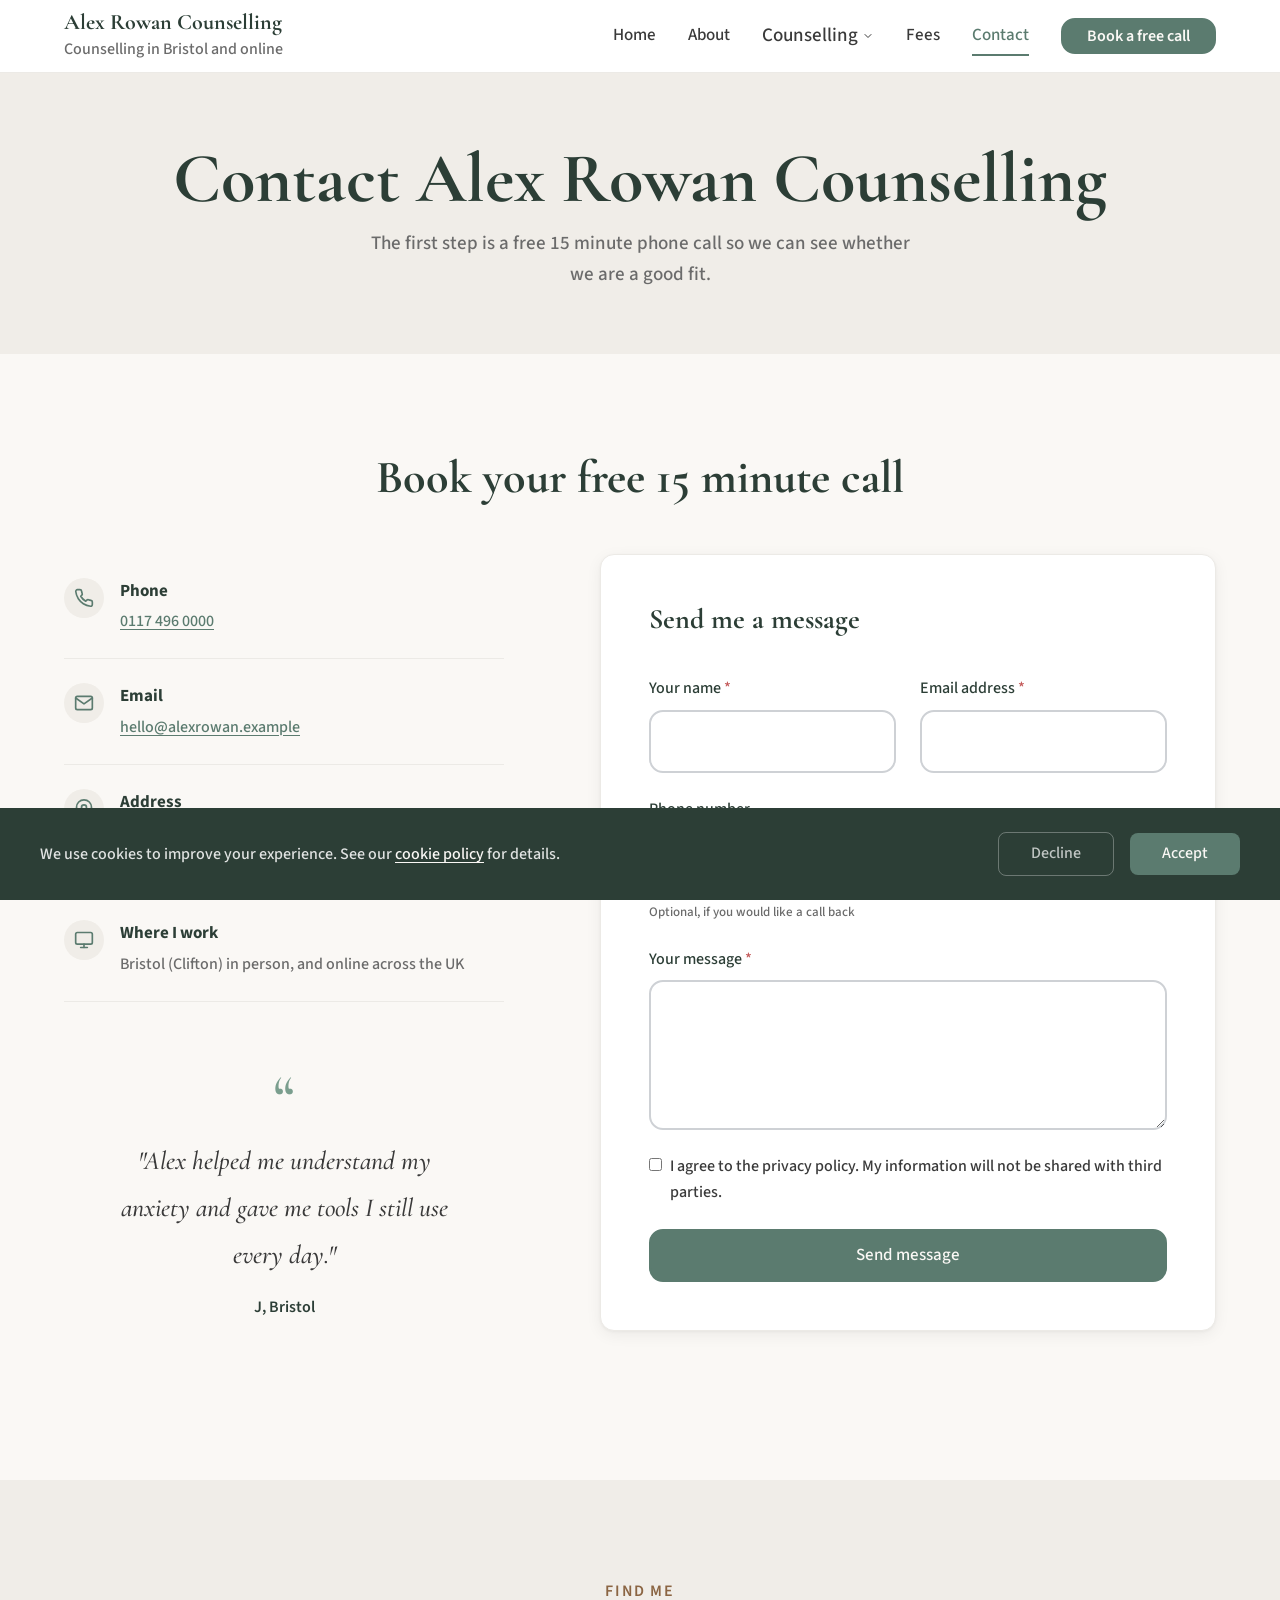
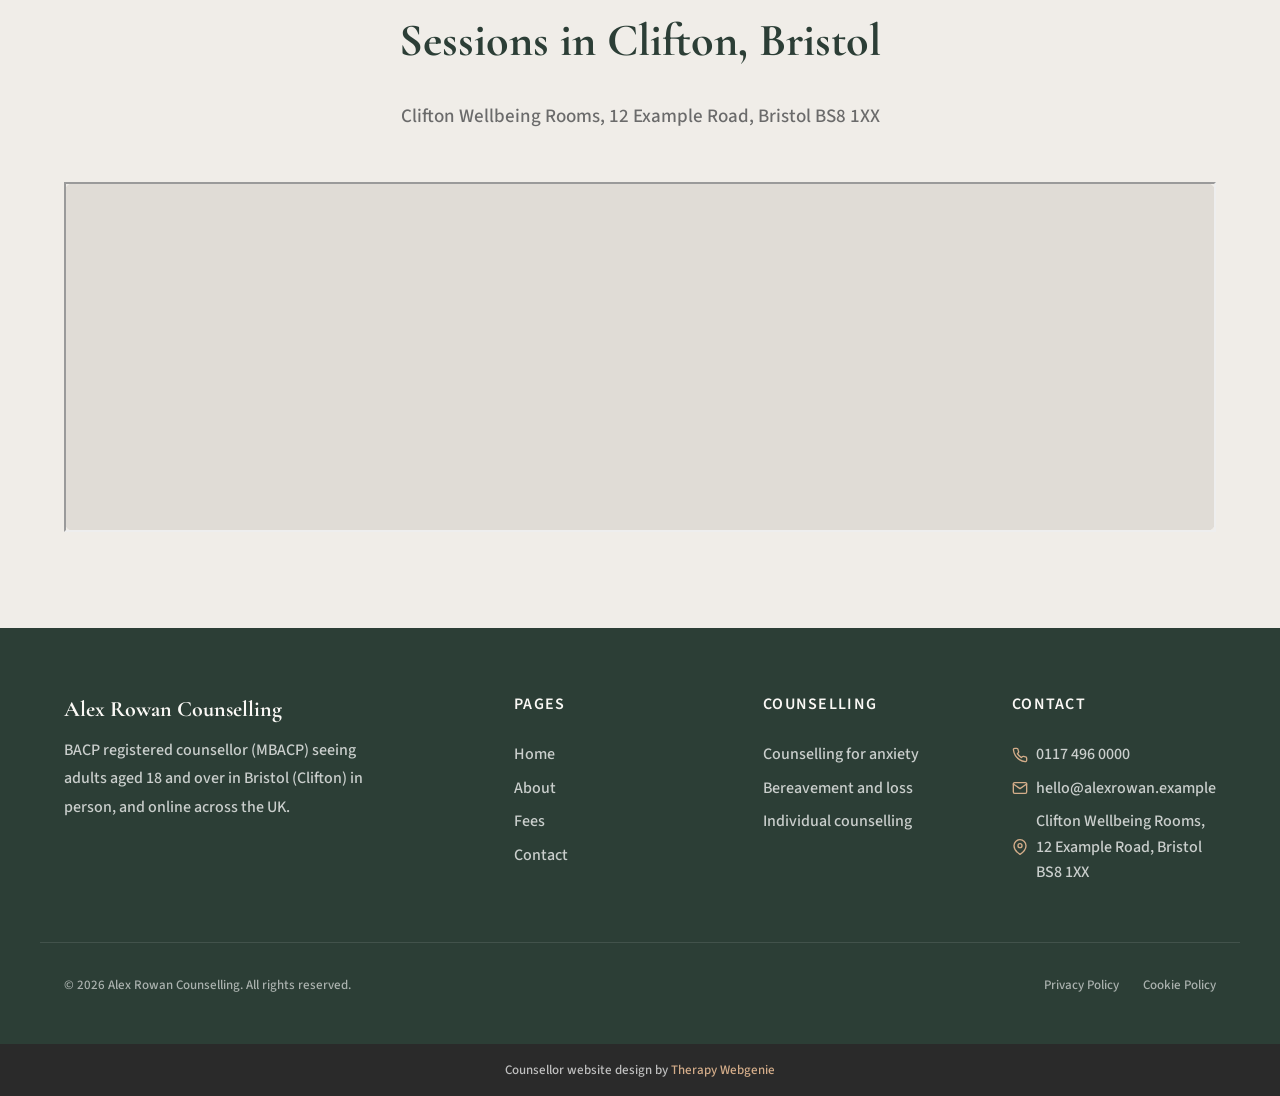
<file: contact.html>
<!DOCTYPE html>
<html lang="en">
<head>
  <meta charset="UTF-8">
  <meta name="viewport" content="width=device-width, initial-scale=1.0">
  <meta name="description" content="Contact Alex Rowan Counselling in Clifton, Bristol. Book a free 15 minute phone call by email, phone or the contact form.">
  <meta name="author" content="Alex Rowan Counselling">
  <meta name="robots" content="max-image-preview:large">
  <title>Contact Alex Rowan Counselling | Bristol</title>

  <link rel="canonical" href="https://www.static-pipeline-test.example/contact.html">

  <meta property="og:type" content="website">
  <meta property="og:url" content="https://www.static-pipeline-test.example/contact.html">
  <meta property="og:title" content="Contact Alex Rowan Counselling | Bristol">
  <meta property="og:description" content="Contact Alex Rowan Counselling in Clifton, Bristol. Book a free 15 minute phone call by email, phone or the contact form.">
  <meta property="og:image" content="https://www.static-pipeline-test.example/images/hero.jpg">

  <meta name="twitter:card" content="summary_large_image">
  <meta name="twitter:title" content="Contact Alex Rowan Counselling | Bristol">
  <meta name="twitter:description" content="Contact Alex Rowan Counselling in Clifton, Bristol. Book a free 15 minute phone call by email, phone or the contact form.">
  <meta name="twitter:image" content="https://www.static-pipeline-test.example/images/hero.jpg">

  <link rel="icon" href="images/favicon.png" type="image/png" sizes="96x96">
  <link rel="apple-touch-icon" href="images/apple-touch-icon.png">

  <link rel="preconnect" href="https://fonts.googleapis.com">
  <link rel="preconnect" href="https://fonts.gstatic.com" crossorigin>

  <link rel="stylesheet" href="css/base.css">
  <link rel="stylesheet" href="css/components.css">
  <link rel="stylesheet" href="css/theme.css">
  <!-- PROFILE:schema -->
  <script type="application/ld+json">
  {
    "@context": "https://schema.org",
    "@type": "LocalBusiness",
    "name": "Alex Rowan Counselling",
    "description": "BACP registered counsellor (MBACP) offering individual counselling, counselling for anxiety and bereavement and loss counselling for adults in Bristol (Clifton) and online across the UK.",
    "url": "https://www.static-pipeline-test.example/",
    "telephone": "0117 496 0000",
    "email": "hello@alexrowan.example",
    "address": {
      "@type": "PostalAddress",
      "streetAddress": "Clifton Wellbeing Rooms, 12 Example Road",
      "addressLocality": "Bristol",
      "postalCode": "BS8 1XX",
      "addressCountry": "GB"
    },
    "image": "https://www.static-pipeline-test.example/images/hero.jpg",
    "priceRange": "££"
  }
  </script>
  <!-- /PROFILE:schema -->
  <script type="application/ld+json">
  {"@context": "https://schema.org", "@type": "BreadcrumbList", "itemListElement": [
    {"@type": "ListItem", "position": 1, "name": "Home", "item": "https://www.static-pipeline-test.example/"},
    {"@type": "ListItem", "position": 2, "name": "Contact", "item": "https://www.static-pipeline-test.example/contact.html"}
  ]}
  </script>
</head>
<body>

  <a href="#main" class="skip-link">Skip to main content</a>

  <!-- SECTION: nav -->
  <nav class="nav" role="navigation" aria-label="Main navigation">
    <div class="container nav__inner">
      <a href="./" class="nav__brand">
        <!-- PROFILE:logo --><!-- /PROFILE:logo -->
        <span class="nav__name"><!-- PROFILE:site_title -->Alex Rowan Counselling<!-- /PROFILE:site_title --></span>
        <span class="nav__title"><!-- PROFILE:site_slogan -->Counselling in Bristol and online<!-- /PROFILE:site_slogan --></span>
      </a>
      <div class="nav__links">
        <a href="./" class="nav__link">Home</a>
        <a href="about.html" class="nav__link">About</a>
        <div class="nav__dropdown">
          <button class="nav__link nav__dropdown-trigger" aria-expanded="false">Counselling <svg class="nav__chevron" viewBox="0 0 24 24" fill="none" stroke="currentColor" stroke-width="2" stroke-linecap="round" stroke-linejoin="round"><polyline points="6 9 12 15 18 9"></polyline></svg></button>
          <div class="nav__dropdown-menu">
            <a href="counselling-for-anxiety.html" class="nav__link nav__link--child">Counselling for anxiety</a>
            <a href="bereavement-and-loss.html" class="nav__link nav__link--child">Bereavement and loss</a>
            <a href="individual-counselling.html" class="nav__link nav__link--child">Individual counselling</a>
          </div>
        </div>
        <a href="fees.html" class="nav__link">Fees</a>
        <a href="contact.html" class="nav__link nav__link--active">Contact</a>
        <a href="contact.html" class="btn btn--primary nav__cta">Book a free call</a>
      </div>
      <button class="nav__toggle" aria-label="Toggle menu" aria-expanded="false" aria-controls="mobile-menu">
        <span class="nav__toggle-bar"></span>
        <span class="nav__toggle-bar"></span>
        <span class="nav__toggle-bar"></span>
      </button>
    </div>
    <div class="nav__mobile" id="mobile-menu" role="menu">
      <a href="./" class="nav__link" role="menuitem">Home</a>
      <a href="about.html" class="nav__link" role="menuitem">About</a>
      <div class="nav__mobile-group">
        <div class="nav__mobile-parent">
          <a href="individual-counselling.html" class="nav__link" role="menuitem">Counselling</a>
          <button class="nav__mobile-expand" aria-expanded="false" aria-label="Show the counselling pages"><svg class="nav__chevron" viewBox="0 0 24 24" fill="none" stroke="currentColor" stroke-width="2" stroke-linecap="round" stroke-linejoin="round"><polyline points="6 9 12 15 18 9"></polyline></svg></button>
        </div>
        <div class="nav__mobile-children" hidden>
          <a href="counselling-for-anxiety.html" class="nav__link nav__link--child" role="menuitem">Counselling for anxiety</a>
          <a href="bereavement-and-loss.html" class="nav__link nav__link--child" role="menuitem">Bereavement and loss</a>
          <a href="individual-counselling.html" class="nav__link nav__link--child" role="menuitem">Individual counselling</a>
        </div>
      </div>
      <a href="fees.html" class="nav__link" role="menuitem">Fees</a>
      <a href="contact.html" class="nav__link nav__link--active" role="menuitem">Contact</a>
      <a href="contact.html" class="btn btn--primary" role="menuitem">Book a free call</a>
    </div>
  </nav>
  <!-- /SECTION: nav -->

  <main id="main">

    <!-- SECTION: page-header -->
    <section class="page-header">
      <div class="container">
        <h1>Contact Alex Rowan Counselling</h1>
        <p>The first step is a free 15 minute phone call so we can see whether we are a good fit.</p>
      </div>
    </section>
    <!-- /SECTION: page-header -->

    <!-- SECTION: contact-form -->
    <section class="section reveal">
      <div class="container text-center">
        <h2>Book your free 15 minute call</h2>
      </div>
      <div class="container contact-grid">

        <div class="contact-info">
          <div class="contact-info__item">
            <div class="contact-info__icon"><svg xmlns="http://www.w3.org/2000/svg" viewBox="0 0 24 24" fill="none" stroke="currentColor" stroke-width="2" stroke-linecap="round" stroke-linejoin="round"><path d="M22 16.92v3a2 2 0 0 1-2.18 2 19.79 19.79 0 0 1-8.63-3.07 19.5 19.5 0 0 1-6-6 19.79 19.79 0 0 1-3.07-8.67A2 2 0 0 1 4.11 2h3a2 2 0 0 1 2 1.72 12.84 12.84 0 0 0 .7 2.81 2 2 0 0 1-.45 2.11L8.09 9.91a16 16 0 0 0 6 6l1.27-1.27a2 2 0 0 1 2.11-.45 12.84 12.84 0 0 0 2.81.7A2 2 0 0 1 22 16.92z"></path></svg></div>
            <div>
              <p class="contact-info__label">Phone</p>
              <p class="contact-info__value"><a href="tel:01174960000">0117 496 0000</a></p>
            </div>
          </div>
          <div class="contact-info__item">
            <div class="contact-info__icon"><svg xmlns="http://www.w3.org/2000/svg" viewBox="0 0 24 24" fill="none" stroke="currentColor" stroke-width="2" stroke-linecap="round" stroke-linejoin="round"><path d="M4 4h16c1.1 0 2 .9 2 2v12c0 1.1-.9 2-2 2H4c-1.1 0-2-.9-2-2V6c0-1.1.9-2 2-2z"></path><polyline points="22,6 12,13 2,6"></polyline></svg></div>
            <div>
              <p class="contact-info__label">Email</p>
              <p class="contact-info__value"><a href="mailto:hello@alexrowan.example">hello@alexrowan.example</a></p>
            </div>
          </div>
          <div class="contact-info__item">
            <div class="contact-info__icon"><svg xmlns="http://www.w3.org/2000/svg" viewBox="0 0 24 24" fill="none" stroke="currentColor" stroke-width="2" stroke-linecap="round" stroke-linejoin="round"><path d="M21 10c0 7-9 13-9 13s-9-6-9-13a9 9 0 0 1 18 0z"></path><circle cx="12" cy="10" r="3"></circle></svg></div>
            <div>
              <p class="contact-info__label">Address</p>
              <p class="contact-info__value">Clifton Wellbeing Rooms, 12 Example Road, Bristol BS8 1XX</p>
            </div>
          </div>
          <div class="contact-info__item">
            <div class="contact-info__icon"><svg xmlns="http://www.w3.org/2000/svg" viewBox="0 0 24 24" fill="none" stroke="currentColor" stroke-width="2" stroke-linecap="round" stroke-linejoin="round"><rect x="2" y="3" width="20" height="14" rx="2" ry="2"></rect><line x1="8" y1="21" x2="16" y2="21"></line><line x1="12" y1="17" x2="12" y2="21"></line></svg></div>
            <div>
              <p class="contact-info__label">Where I work</p>
              <p class="contact-info__value">Bristol (Clifton) in person, and online across the UK</p>
            </div>
          </div>
        <blockquote class="blockquote blockquote--pull">
          <p class="blockquote__text">"Alex helped me understand my anxiety and gave me tools I still use every day."</p>
          <cite class="blockquote__cite">J, Bristol</cite>
        </blockquote>
        </div>

        <div class="contact-form-wrap">
          <div class="card contact-form-card">
            <h3>Send me a message</h3>
            <form class="form" action="https://editmy.site/api/form/{site_id}" method="POST">
              <div hidden><input type="text" name="_hp" tabindex="-1" autocomplete="off"></div>
              <input type="hidden" name="_t" value="">
              <input type="hidden" name="_page" value="">
              <div class="form__row">
                <div class="form__group">
                  <label for="name" class="form__label form__label--required">Your name</label>
                  <input type="text" id="name" name="name" class="form__input" required autocomplete="name">
                </div>
                <div class="form__group">
                  <label for="email" class="form__label form__label--required">Email address</label>
                  <input type="email" id="email" name="email" class="form__input" required autocomplete="email">
                </div>
              </div>
              <div class="form__group">
                <label for="phone" class="form__label">Phone number</label>
                <input type="tel" id="phone" name="phone" class="form__input" autocomplete="tel">
                <span class="form__hint">Optional, if you would like a call back</span>
              </div>
              <div class="form__group">
                <label for="message" class="form__label form__label--required">Your message</label>
                <textarea id="message" name="message" class="form__textarea" required></textarea>
              </div>
              <div class="form__group form__group--checkbox">
                <input type="checkbox" id="consent" name="consent" required>
                <label for="consent">I agree to the <a href="privacy.html">privacy policy</a>. My information will not be shared with third parties.</label>
              </div>
              <div>
                <button type="submit" class="btn btn--primary btn--block">Send message</button>
              </div>
            </form>
          </div>
        </div>

      </div>
    </section>
    <!-- /SECTION: contact-form -->

    <!-- SECTION: map -->
    <section class="section section--alt reveal">
      <div class="container text-center">
        <span class="section-label">Find me</span>
        <h2>Sessions in Clifton, Bristol</h2>
        <p class="section-subtitle">Clifton Wellbeing Rooms, 12 Example Road, Bristol BS8 1XX</p>
        <div class="map-placeholder">
          <iframe src="https://maps.google.com/maps?q=Clifton%2C%20Bristol&amp;z=14&amp;output=embed" width="100%" height="350" title="Map of Clifton, Bristol" loading="lazy" referrerpolicy="no-referrer-when-downgrade"></iframe>
        </div>
      </div>
    </section>
    <!-- /SECTION: map -->

  </main>

  <!-- SECTION: footer -->
  <footer class="footer">
    <div class="container footer__inner">
      <div class="footer__brand">
        <p class="footer__brand-name">Alex Rowan Counselling</p>
        <p class="footer__brand-text">BACP registered counsellor (MBACP) seeing adults aged 18 and over in Bristol (Clifton) in person, and online across the UK.</p>
      </div>
      <div class="footer__col">
        <p class="footer__heading">Pages</p>
        <div class="footer__links">
          <a href="./" class="footer__link">Home</a>
          <a href="about.html" class="footer__link">About</a>
          <a href="fees.html" class="footer__link">Fees</a>
          <a href="contact.html" class="footer__link">Contact</a>
        </div>
      </div>
      <div class="footer__col">
        <p class="footer__heading">Counselling</p>
        <div class="footer__links">
          <a href="counselling-for-anxiety.html" class="footer__link">Counselling for anxiety</a>
          <a href="bereavement-and-loss.html" class="footer__link">Bereavement and loss</a>
          <a href="individual-counselling.html" class="footer__link">Individual counselling</a>
        </div>
      </div>
      <div class="footer__col">
        <p class="footer__heading">Contact</p>
        <div class="footer__contact-item">
          <svg xmlns="http://www.w3.org/2000/svg" viewBox="0 0 24 24" fill="none" stroke="currentColor" stroke-width="2" stroke-linecap="round" stroke-linejoin="round"><path d="M22 16.92v3a2 2 0 0 1-2.18 2 19.79 19.79 0 0 1-8.63-3.07 19.5 19.5 0 0 1-6-6 19.79 19.79 0 0 1-3.07-8.67A2 2 0 0 1 4.11 2h3a2 2 0 0 1 2 1.72 12.84 12.84 0 0 0 .7 2.81 2 2 0 0 1-.45 2.11L8.09 9.91a16 16 0 0 0 6 6l1.27-1.27a2 2 0 0 1 2.11-.45 12.84 12.84 0 0 0 2.81.7A2 2 0 0 1 22 16.92z"></path></svg>
          <!-- PROFILE:phone_landline --><a href="tel:01174960000">0117 496 0000</a><!-- /PROFILE:phone_landline -->
        </div>
        <div class="footer__contact-item">
          <svg xmlns="http://www.w3.org/2000/svg" viewBox="0 0 24 24" fill="none" stroke="currentColor" stroke-width="2" stroke-linecap="round" stroke-linejoin="round"><path d="M4 4h16c1.1 0 2 .9 2 2v12c0 1.1-.9 2-2 2H4c-1.1 0-2-.9-2-2V6c0-1.1.9-2 2-2z"></path><polyline points="22,6 12,13 2,6"></polyline></svg>
          <!-- PROFILE:email --><a href="mailto:hello@alexrowan.example">hello@alexrowan.example</a><!-- /PROFILE:email -->
        </div>
        <div class="footer__contact-item">
          <svg xmlns="http://www.w3.org/2000/svg" viewBox="0 0 24 24" fill="none" stroke="currentColor" stroke-width="2" stroke-linecap="round" stroke-linejoin="round"><path d="M21 10c0 7-9 13-9 13s-9-6-9-13a9 9 0 0 1 18 0z"></path><circle cx="12" cy="10" r="3"></circle></svg>
          <!-- PROFILE:address --><span>Clifton Wellbeing Rooms, 12 Example Road, Bristol BS8 1XX</span><!-- /PROFILE:address -->
        </div>
      </div>
    </div>
    <div class="container footer__bottom">
      <p class="footer__copyright">&copy; 2026 Alex Rowan Counselling. All rights reserved.</p>
      <div class="footer__legal">
        <a href="privacy.html">Privacy Policy</a>
        <a href="cookies-policy.html">Cookie Policy</a>
      </div>
    </div>
  </footer>
  <!-- /SECTION: footer -->

  <div class="site-credit">
    <p>Counsellor website design by <a href="https://www.therapywebgenie.com/website-design/counsellors/" target="_blank" rel="noopener nofollow">Therapy Webgenie</a></p>
  </div>

  <!-- Cookie Consent -->
  <div class="cookie-banner" role="dialog" aria-label="Cookie consent">
    <div class="cookie-banner__inner">
      <p class="cookie-banner__text">We use cookies to improve your experience. See our <a href="cookies-policy.html">cookie policy</a> for details.</p>
      <div class="cookie-banner__buttons">
        <button class="cookie-banner__accept">Accept</button>
        <button class="cookie-banner__decline">Decline</button>
      </div>
    </div>
  </div>

  <!-- Back to Top -->
  <button class="back-to-top" aria-label="Back to top">
    <svg xmlns="http://www.w3.org/2000/svg" viewBox="0 0 24 24" fill="none" stroke="currentColor" stroke-width="2" stroke-linecap="round" stroke-linejoin="round"><polyline points="18 15 12 9 6 15"></polyline></svg>
  </button>

  <script src="js/main.js"></script>
</body>
</html>
</file>
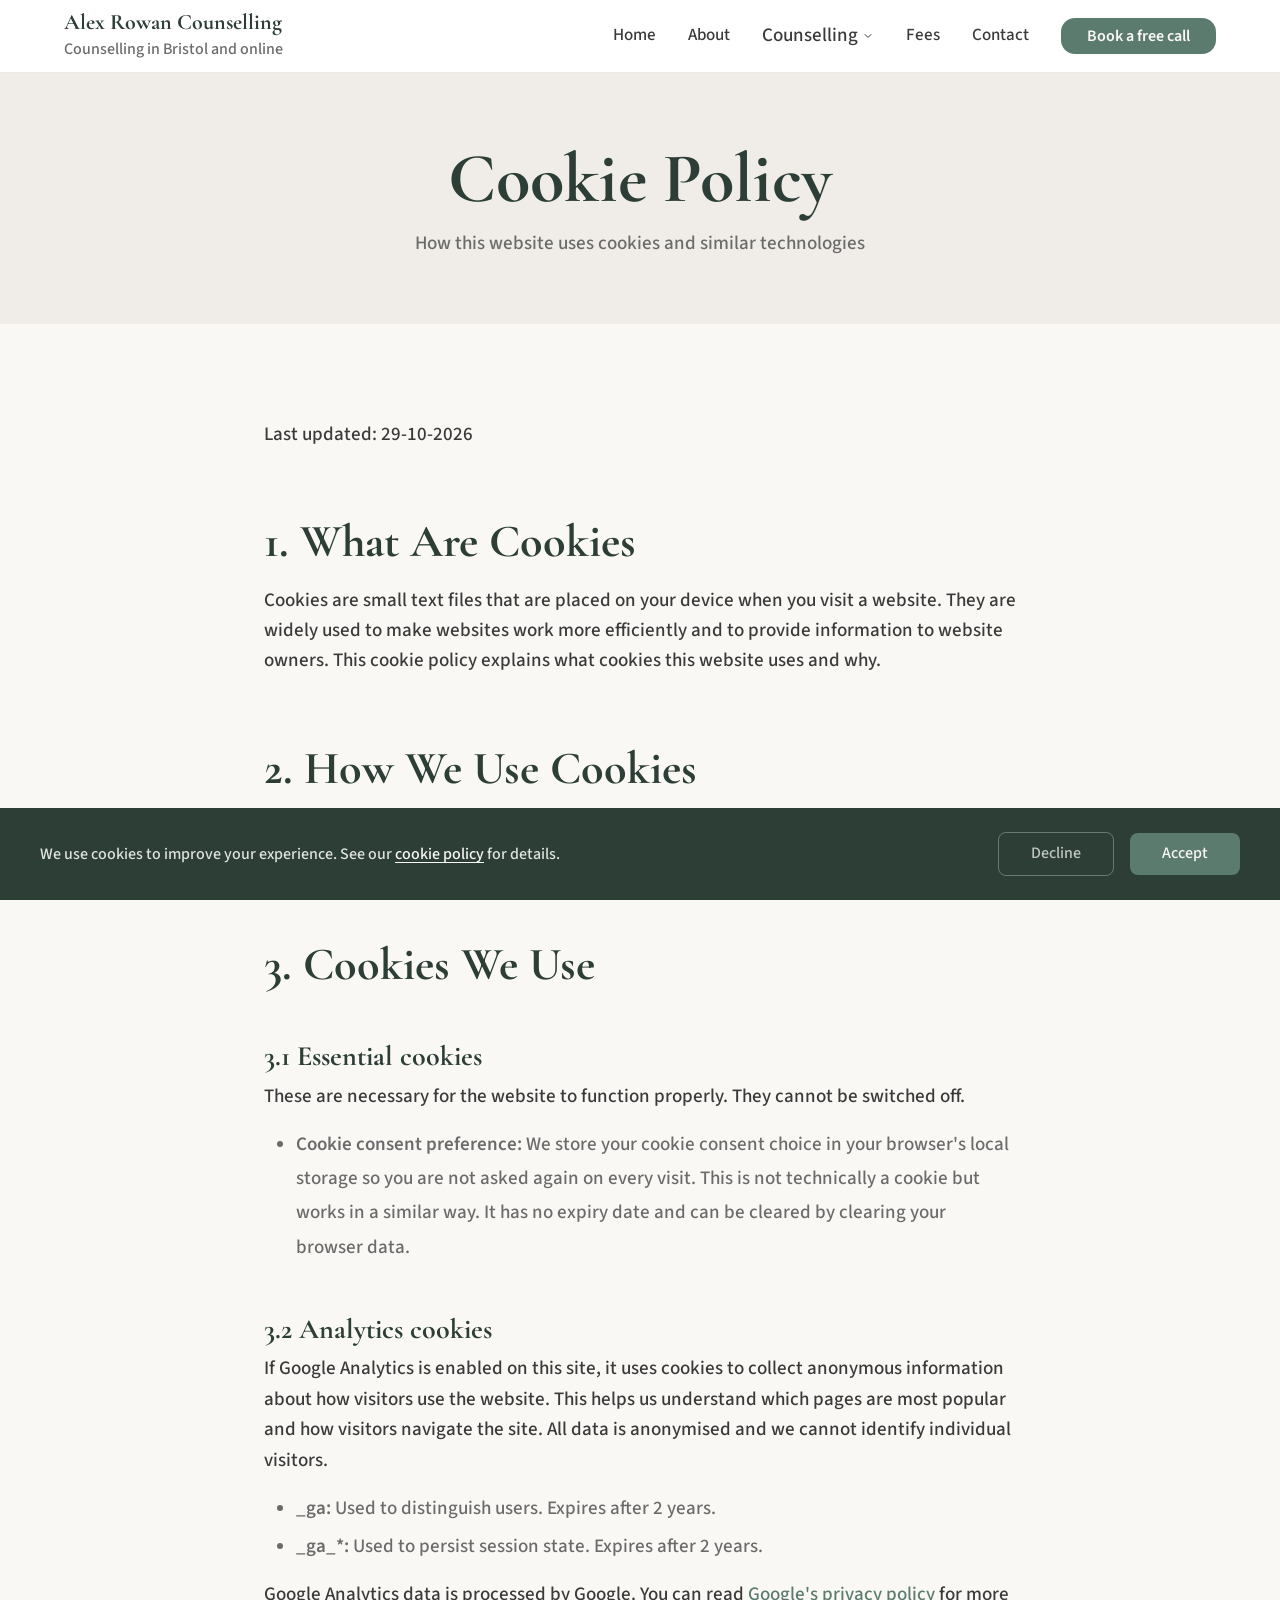
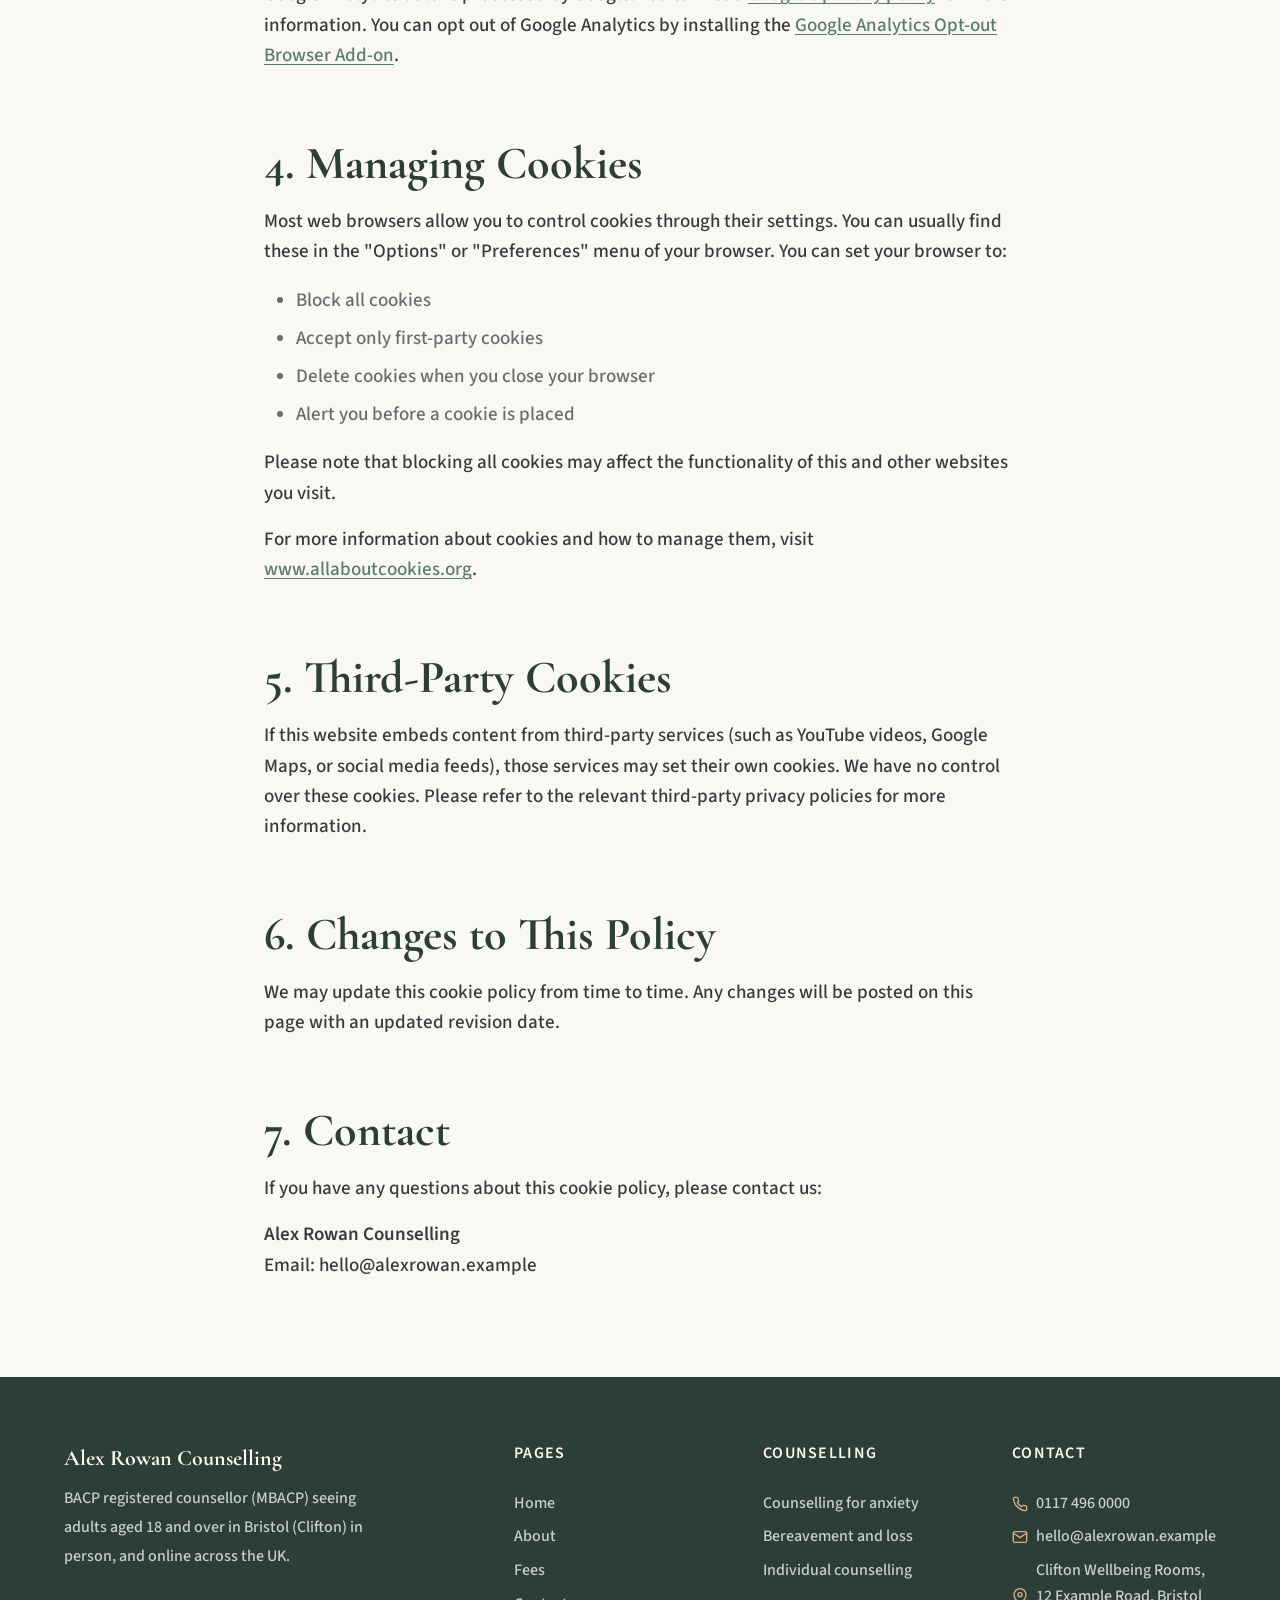
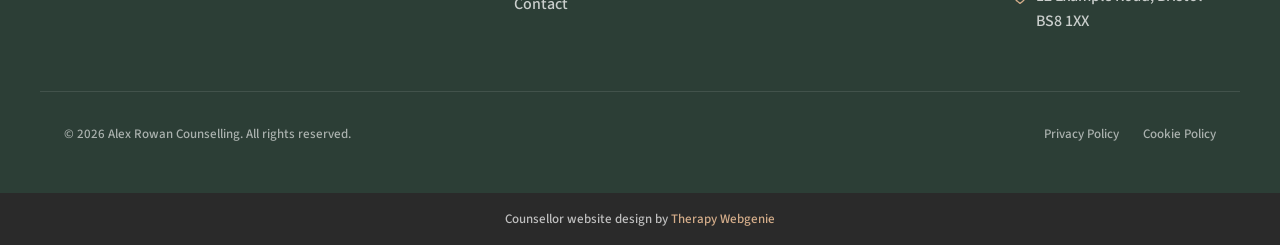
<file: cookies-policy.html>
<!DOCTYPE html>
<html lang="en">
<head>
  <meta charset="UTF-8">
  <meta name="viewport" content="width=device-width, initial-scale=1.0">
  <meta name="description" content="Cookie policy for Alex Rowan Counselling.">
  <meta name="author" content="Alex Rowan Counselling">
  <meta name="robots" content="noindex">
  <title>Cookie Policy | Alex Rowan Counselling</title>




  <link rel="icon" href="images/favicon.png" type="image/png" sizes="96x96">
  <link rel="apple-touch-icon" href="images/apple-touch-icon.png">

  <link rel="preconnect" href="https://fonts.googleapis.com">
  <link rel="preconnect" href="https://fonts.gstatic.com" crossorigin>

  <link rel="stylesheet" href="css/base.css">
  <link rel="stylesheet" href="css/components.css">
  <link rel="stylesheet" href="css/theme.css">
  <!-- PROFILE:schema -->
  <!-- /PROFILE:schema -->
</head>
<body>

  <a href="#main" class="skip-link">Skip to main content</a>

  <!-- SECTION: nav -->
  <nav class="nav" role="navigation" aria-label="Main navigation">
    <div class="container nav__inner">
      <a href="./" class="nav__brand">
        <!-- PROFILE:logo --><!-- /PROFILE:logo -->
        <span class="nav__name"><!-- PROFILE:site_title -->Alex Rowan Counselling<!-- /PROFILE:site_title --></span>
        <span class="nav__title"><!-- PROFILE:site_slogan -->Counselling in Bristol and online<!-- /PROFILE:site_slogan --></span>
      </a>
      <div class="nav__links">
        <a href="./" class="nav__link">Home</a>
        <a href="about.html" class="nav__link">About</a>
        <div class="nav__dropdown">
          <button class="nav__link nav__dropdown-trigger" aria-expanded="false">Counselling <svg class="nav__chevron" viewBox="0 0 24 24" fill="none" stroke="currentColor" stroke-width="2" stroke-linecap="round" stroke-linejoin="round"><polyline points="6 9 12 15 18 9"></polyline></svg></button>
          <div class="nav__dropdown-menu">
            <a href="counselling-for-anxiety.html" class="nav__link nav__link--child">Counselling for anxiety</a>
            <a href="bereavement-and-loss.html" class="nav__link nav__link--child">Bereavement and loss</a>
            <a href="individual-counselling.html" class="nav__link nav__link--child">Individual counselling</a>
          </div>
        </div>
        <a href="fees.html" class="nav__link">Fees</a>
        <a href="contact.html" class="nav__link">Contact</a>
        <a href="contact.html" class="btn btn--primary nav__cta">Book a free call</a>
      </div>
      <button class="nav__toggle" aria-label="Toggle menu" aria-expanded="false" aria-controls="mobile-menu">
        <span class="nav__toggle-bar"></span>
        <span class="nav__toggle-bar"></span>
        <span class="nav__toggle-bar"></span>
      </button>
    </div>
    <div class="nav__mobile" id="mobile-menu" role="menu">
      <a href="./" class="nav__link" role="menuitem">Home</a>
      <a href="about.html" class="nav__link" role="menuitem">About</a>
      <div class="nav__mobile-group">
        <div class="nav__mobile-parent">
          <a href="individual-counselling.html" class="nav__link" role="menuitem">Counselling</a>
          <button class="nav__mobile-expand" aria-expanded="false" aria-label="Show the counselling pages"><svg class="nav__chevron" viewBox="0 0 24 24" fill="none" stroke="currentColor" stroke-width="2" stroke-linecap="round" stroke-linejoin="round"><polyline points="6 9 12 15 18 9"></polyline></svg></button>
        </div>
        <div class="nav__mobile-children" hidden>
          <a href="counselling-for-anxiety.html" class="nav__link nav__link--child" role="menuitem">Counselling for anxiety</a>
          <a href="bereavement-and-loss.html" class="nav__link nav__link--child" role="menuitem">Bereavement and loss</a>
          <a href="individual-counselling.html" class="nav__link nav__link--child" role="menuitem">Individual counselling</a>
        </div>
      </div>
      <a href="fees.html" class="nav__link" role="menuitem">Fees</a>
      <a href="contact.html" class="nav__link" role="menuitem">Contact</a>
      <a href="contact.html" class="btn btn--primary" role="menuitem">Book a free call</a>
    </div>
  </nav>
  <!-- /SECTION: nav -->

  <main id="main">

    <!-- SECTION: page-header -->
    <section class="page-header">
      <div class="container">
        <h1>Cookie Policy</h1>
        <p>How this website uses cookies and similar technologies</p>
      </div>
    </section>
    <!-- /SECTION: page-header -->

    <!-- SECTION: cookies-content -->
    <section class="section">
      <div class="container container--narrow">
        <div class="legal-content">

          <p class="last-updated">Last updated: 29-10-2026</p>

          <h2>1. What Are Cookies</h2>
          <p>Cookies are small text files that are placed on your device when you visit a website. They are widely used to make websites work more efficiently and to provide information to website owners. This cookie policy explains what cookies this website uses and why.</p>

          <h2>2. How We Use Cookies</h2>
          <p>This website uses a minimal number of cookies, all designed to improve your experience. We do not use cookies for advertising or tracking across other websites.</p>

          <h2>3. Cookies We Use</h2>

          <h3>3.1 Essential cookies</h3>
          <p>These are necessary for the website to function properly. They cannot be switched off.</p>
          <ul>
            <li><strong>Cookie consent preference:</strong> We store your cookie consent choice in your browser's local storage so you are not asked again on every visit. This is not technically a cookie but works in a similar way. It has no expiry date and can be cleared by clearing your browser data.</li>
          </ul>

          <h3>3.2 Analytics cookies</h3>
          <p>If Google Analytics is enabled on this site, it uses cookies to collect anonymous information about how visitors use the website. This helps us understand which pages are most popular and how visitors navigate the site. All data is anonymised and we cannot identify individual visitors.</p>
          <ul>
            <li><strong>_ga:</strong> Used to distinguish users. Expires after 2 years.</li>
            <li><strong>_ga_*:</strong> Used to persist session state. Expires after 2 years.</li>
          </ul>
          <p>Google Analytics data is processed by Google. You can read <a href="https://policies.google.com/privacy" target="_blank" rel="noopener">Google's privacy policy</a> for more information. You can opt out of Google Analytics by installing the <a href="https://tools.google.com/dlpage/gaoptout" target="_blank" rel="noopener">Google Analytics Opt-out Browser Add-on</a>.</p>

          <h2>4. Managing Cookies</h2>
          <p>Most web browsers allow you to control cookies through their settings. You can usually find these in the "Options" or "Preferences" menu of your browser. You can set your browser to:</p>
          <ul>
            <li>Block all cookies</li>
            <li>Accept only first-party cookies</li>
            <li>Delete cookies when you close your browser</li>
            <li>Alert you before a cookie is placed</li>
          </ul>
          <p>Please note that blocking all cookies may affect the functionality of this and other websites you visit.</p>
          <p>For more information about cookies and how to manage them, visit <a href="https://www.allaboutcookies.org" target="_blank" rel="noopener">www.allaboutcookies.org</a>.</p>

          <h2>5. Third-Party Cookies</h2>
          <p>If this website embeds content from third-party services (such as YouTube videos, Google Maps, or social media feeds), those services may set their own cookies. We have no control over these cookies. Please refer to the relevant third-party privacy policies for more information.</p>

          <h2>6. Changes to This Policy</h2>
          <p>We may update this cookie policy from time to time. Any changes will be posted on this page with an updated revision date.</p>

          <h2>7. Contact</h2>
          <p>If you have any questions about this cookie policy, please contact us:</p>
          <p><strong>Alex Rowan Counselling</strong><br>
          Email: hello@alexrowan.example</p>

        </div>
      </div>
    </section>
    <!-- /SECTION: cookies-content -->

  </main>

  <!-- SECTION: footer -->
  <footer class="footer">
    <div class="container footer__inner">
      <div class="footer__brand">
        <p class="footer__brand-name">Alex Rowan Counselling</p>
        <p class="footer__brand-text">BACP registered counsellor (MBACP) seeing adults aged 18 and over in Bristol (Clifton) in person, and online across the UK.</p>
      </div>
      <div class="footer__col">
        <p class="footer__heading">Pages</p>
        <div class="footer__links">
          <a href="./" class="footer__link">Home</a>
          <a href="about.html" class="footer__link">About</a>
          <a href="fees.html" class="footer__link">Fees</a>
          <a href="contact.html" class="footer__link">Contact</a>
        </div>
      </div>
      <div class="footer__col">
        <p class="footer__heading">Counselling</p>
        <div class="footer__links">
          <a href="counselling-for-anxiety.html" class="footer__link">Counselling for anxiety</a>
          <a href="bereavement-and-loss.html" class="footer__link">Bereavement and loss</a>
          <a href="individual-counselling.html" class="footer__link">Individual counselling</a>
        </div>
      </div>
      <div class="footer__col">
        <p class="footer__heading">Contact</p>
        <div class="footer__contact-item">
          <svg xmlns="http://www.w3.org/2000/svg" viewBox="0 0 24 24" fill="none" stroke="currentColor" stroke-width="2" stroke-linecap="round" stroke-linejoin="round"><path d="M22 16.92v3a2 2 0 0 1-2.18 2 19.79 19.79 0 0 1-8.63-3.07 19.5 19.5 0 0 1-6-6 19.79 19.79 0 0 1-3.07-8.67A2 2 0 0 1 4.11 2h3a2 2 0 0 1 2 1.72 12.84 12.84 0 0 0 .7 2.81 2 2 0 0 1-.45 2.11L8.09 9.91a16 16 0 0 0 6 6l1.27-1.27a2 2 0 0 1 2.11-.45 12.84 12.84 0 0 0 2.81.7A2 2 0 0 1 22 16.92z"></path></svg>
          <!-- PROFILE:phone_landline --><a href="tel:01174960000">0117 496 0000</a><!-- /PROFILE:phone_landline -->
        </div>
        <div class="footer__contact-item">
          <svg xmlns="http://www.w3.org/2000/svg" viewBox="0 0 24 24" fill="none" stroke="currentColor" stroke-width="2" stroke-linecap="round" stroke-linejoin="round"><path d="M4 4h16c1.1 0 2 .9 2 2v12c0 1.1-.9 2-2 2H4c-1.1 0-2-.9-2-2V6c0-1.1.9-2 2-2z"></path><polyline points="22,6 12,13 2,6"></polyline></svg>
          <!-- PROFILE:email --><a href="mailto:hello@alexrowan.example">hello@alexrowan.example</a><!-- /PROFILE:email -->
        </div>
        <div class="footer__contact-item">
          <svg xmlns="http://www.w3.org/2000/svg" viewBox="0 0 24 24" fill="none" stroke="currentColor" stroke-width="2" stroke-linecap="round" stroke-linejoin="round"><path d="M21 10c0 7-9 13-9 13s-9-6-9-13a9 9 0 0 1 18 0z"></path><circle cx="12" cy="10" r="3"></circle></svg>
          <!-- PROFILE:address --><span>Clifton Wellbeing Rooms, 12 Example Road, Bristol BS8 1XX</span><!-- /PROFILE:address -->
        </div>
      </div>
    </div>
    <div class="container footer__bottom">
      <p class="footer__copyright">&copy; 2026 Alex Rowan Counselling. All rights reserved.</p>
      <div class="footer__legal">
        <a href="privacy.html">Privacy Policy</a>
        <a href="cookies-policy.html">Cookie Policy</a>
      </div>
    </div>
  </footer>
  <!-- /SECTION: footer -->

  <div class="site-credit">
    <p>Counsellor website design by <a href="https://www.therapywebgenie.com/website-design/counsellors/" target="_blank" rel="noopener nofollow">Therapy Webgenie</a></p>
  </div>

  <!-- Cookie Consent -->
  <div class="cookie-banner" role="dialog" aria-label="Cookie consent">
    <div class="cookie-banner__inner">
      <p class="cookie-banner__text">We use cookies to improve your experience. See our <a href="cookies-policy.html">cookie policy</a> for details.</p>
      <div class="cookie-banner__buttons">
        <button class="cookie-banner__accept">Accept</button>
        <button class="cookie-banner__decline">Decline</button>
      </div>
    </div>
  </div>

  <!-- Back to Top -->
  <button class="back-to-top" aria-label="Back to top">
    <svg xmlns="http://www.w3.org/2000/svg" viewBox="0 0 24 24" fill="none" stroke="currentColor" stroke-width="2" stroke-linecap="round" stroke-linejoin="round"><polyline points="18 15 12 9 6 15"></polyline></svg>
  </button>

  <script src="js/main.js"></script>
</body>
</html>
</file>
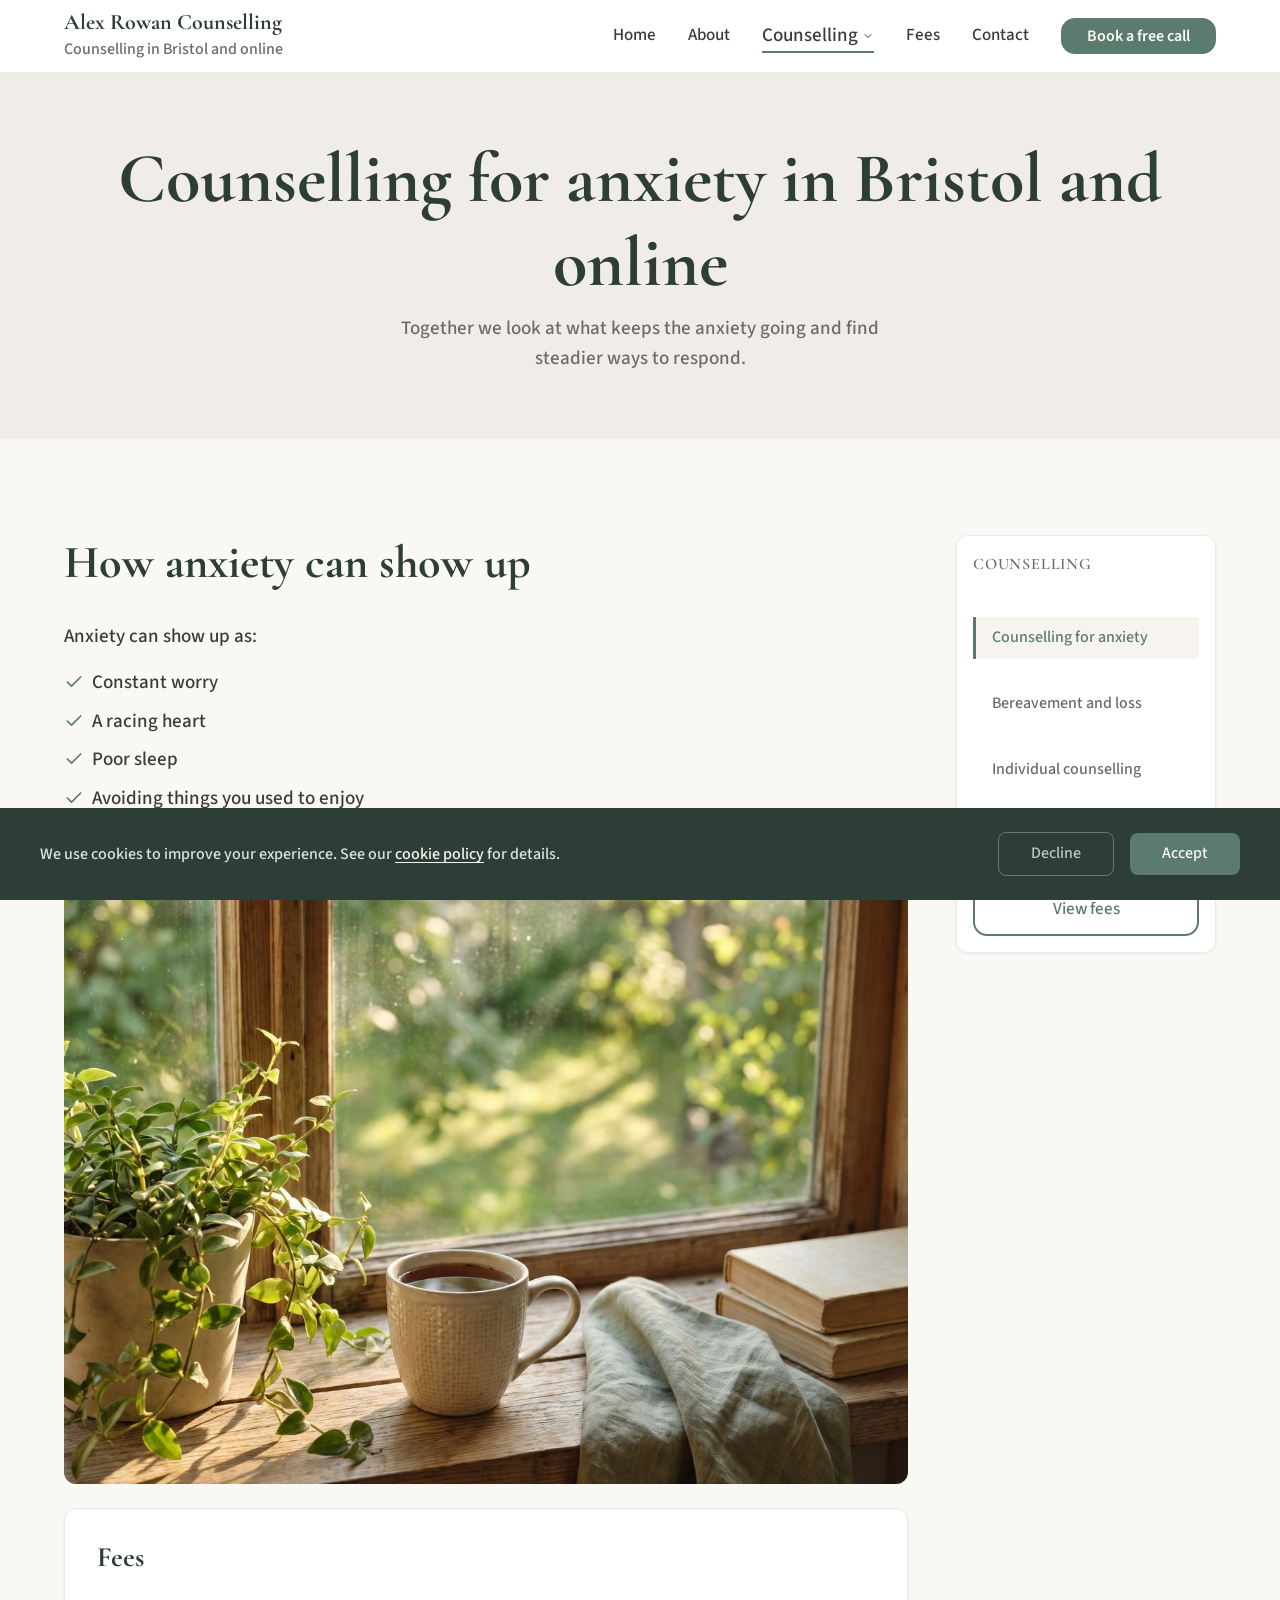
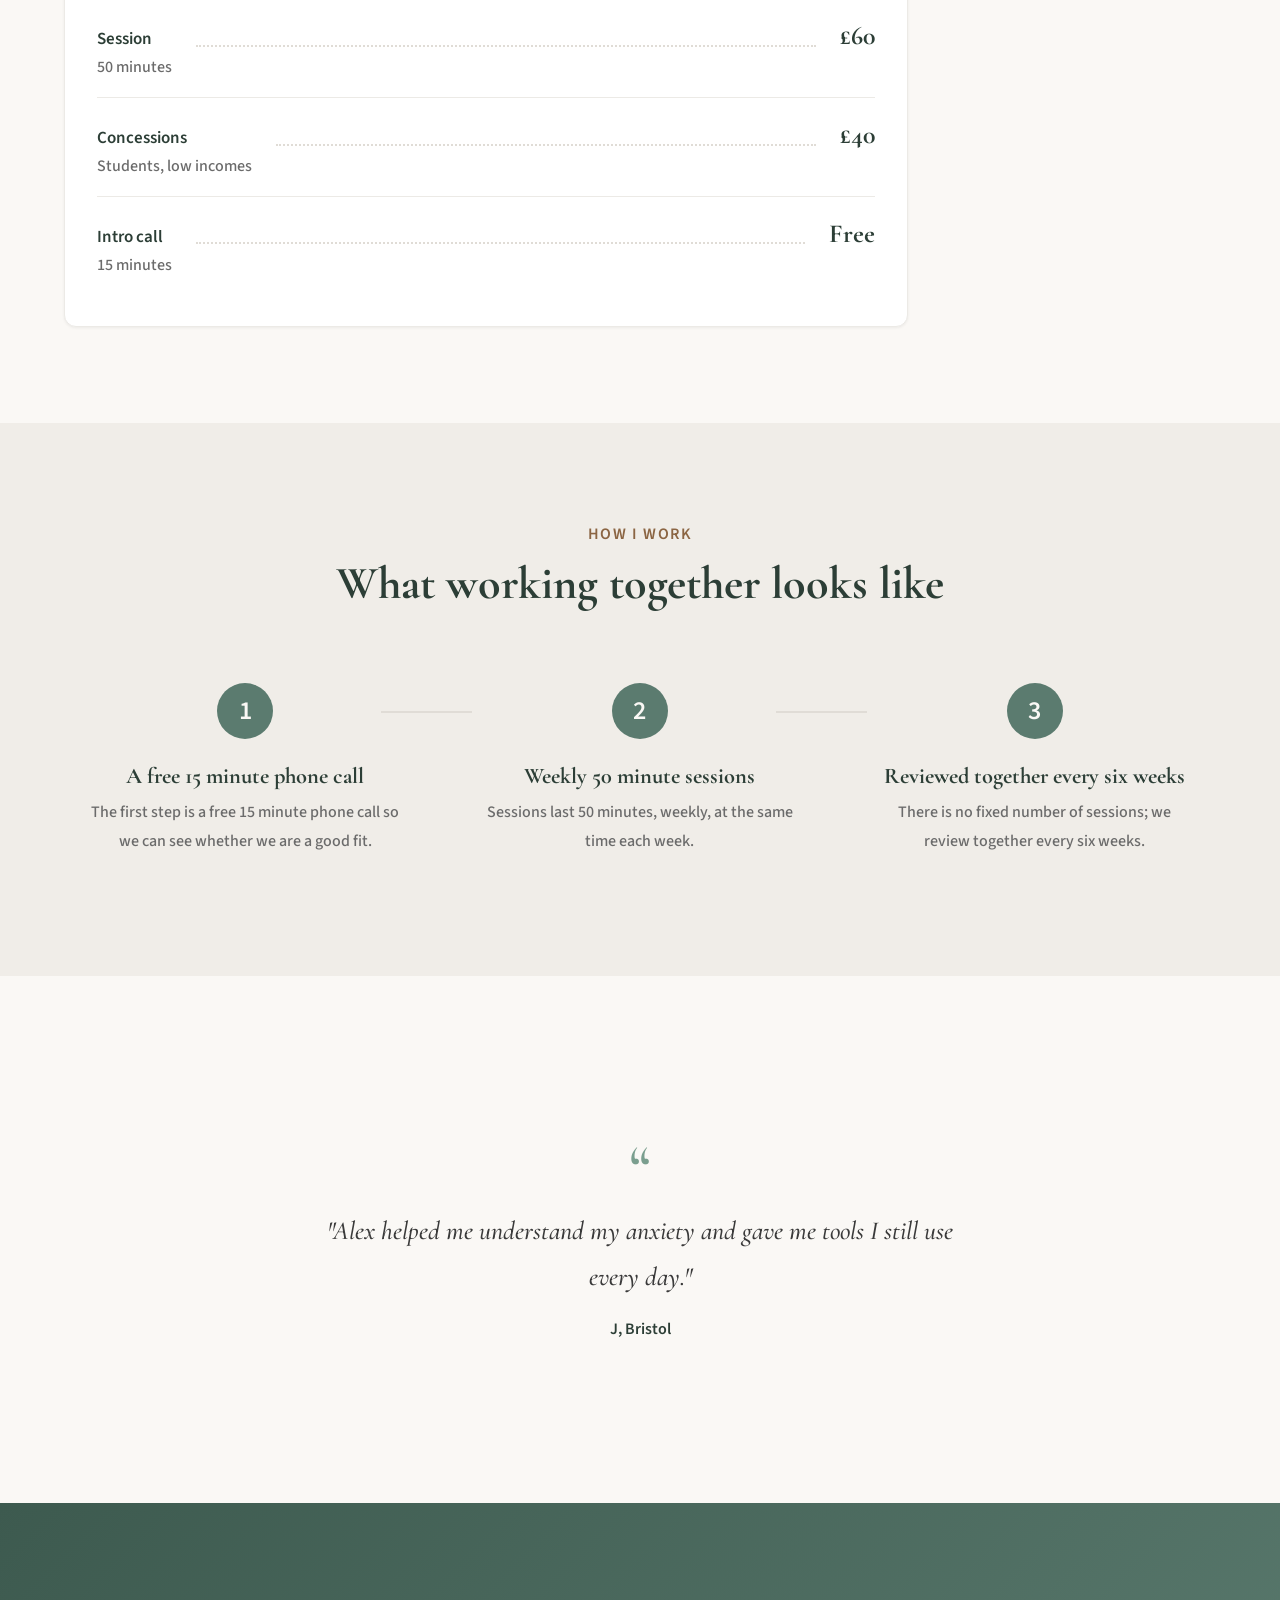
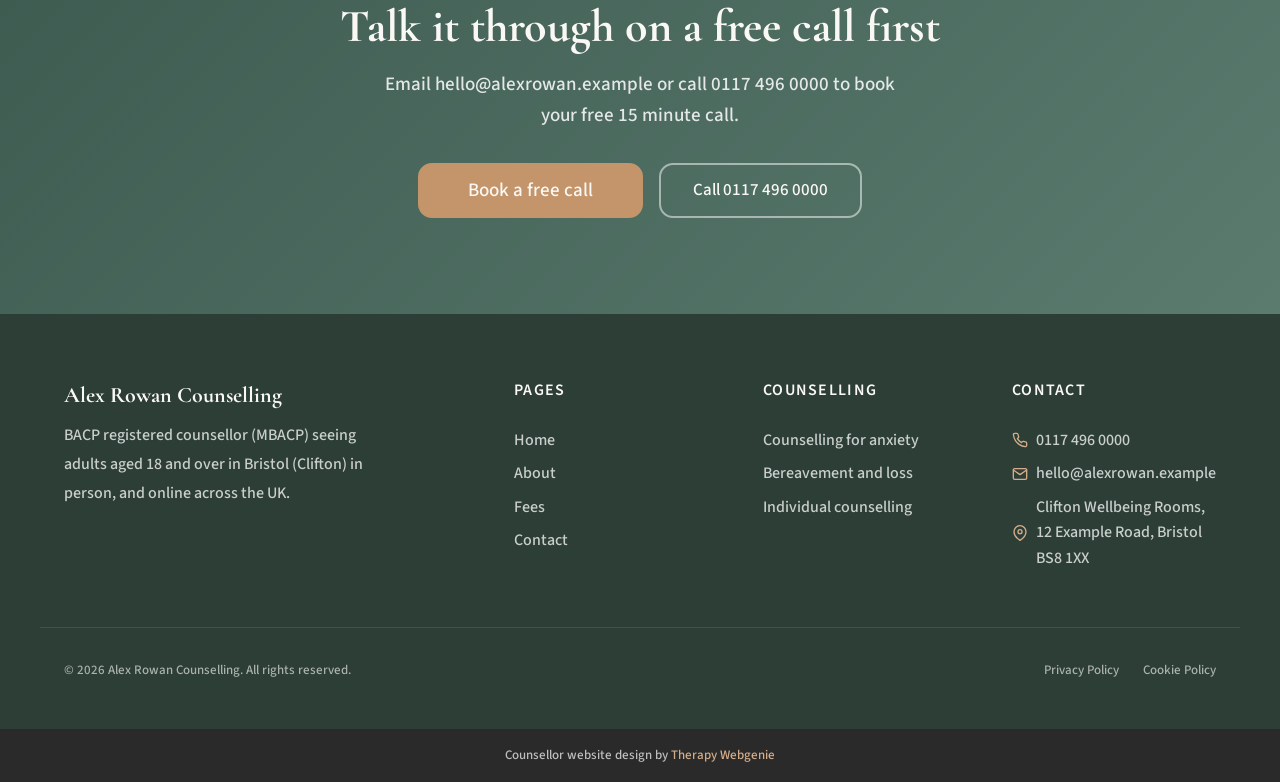
<file: counselling-for-anxiety.html>
<!DOCTYPE html>
<html lang="en">
<head>
  <meta charset="UTF-8">
  <meta name="viewport" content="width=device-width, initial-scale=1.0">
  <meta name="description" content="Counselling for anxiety in Clifton, Bristol and online. Person-centred counselling with some CBT-informed tools. Free 15 minute introductory call.">
  <meta name="author" content="Alex Rowan Counselling">
  <meta name="robots" content="max-image-preview:large">
  <title>Counselling for anxiety in Bristol | Alex Rowan</title>

  <link rel="canonical" href="https://www.static-pipeline-test.example/counselling-for-anxiety.html">

  <meta property="og:type" content="website">
  <meta property="og:url" content="https://www.static-pipeline-test.example/counselling-for-anxiety.html">
  <meta property="og:title" content="Counselling for anxiety in Bristol | Alex Rowan">
  <meta property="og:description" content="Counselling for anxiety in Clifton, Bristol and online. Person-centred counselling with some CBT-informed tools. Free 15 minute introductory call.">
  <meta property="og:image" content="https://www.static-pipeline-test.example/images/anxiety.jpg">

  <meta name="twitter:card" content="summary_large_image">
  <meta name="twitter:title" content="Counselling for anxiety in Bristol | Alex Rowan">
  <meta name="twitter:description" content="Counselling for anxiety in Clifton, Bristol and online. Person-centred counselling with some CBT-informed tools. Free 15 minute introductory call.">
  <meta name="twitter:image" content="https://www.static-pipeline-test.example/images/anxiety.jpg">

  <link rel="icon" href="images/favicon.png" type="image/png" sizes="96x96">
  <link rel="apple-touch-icon" href="images/apple-touch-icon.png">

  <link rel="preconnect" href="https://fonts.googleapis.com">
  <link rel="preconnect" href="https://fonts.gstatic.com" crossorigin>

  <link rel="stylesheet" href="css/base.css">
  <link rel="stylesheet" href="css/components.css">
  <link rel="stylesheet" href="css/theme.css">
  <!-- PROFILE:schema -->
  <script type="application/ld+json">
  {
    "@context": "https://schema.org",
    "@type": "LocalBusiness",
    "name": "Alex Rowan Counselling",
    "description": "BACP registered counsellor (MBACP) offering individual counselling, counselling for anxiety and bereavement and loss counselling for adults in Bristol (Clifton) and online across the UK.",
    "url": "https://www.static-pipeline-test.example/",
    "telephone": "0117 496 0000",
    "email": "hello@alexrowan.example",
    "address": {
      "@type": "PostalAddress",
      "streetAddress": "Clifton Wellbeing Rooms, 12 Example Road",
      "addressLocality": "Bristol",
      "postalCode": "BS8 1XX",
      "addressCountry": "GB"
    },
    "image": "https://www.static-pipeline-test.example/images/hero.jpg",
    "priceRange": "££"
  }
  </script>
  <!-- /PROFILE:schema -->
  <script type="application/ld+json">
  {"@context": "https://schema.org", "@type": "BreadcrumbList", "itemListElement": [
    {"@type": "ListItem", "position": 1, "name": "Home", "item": "https://www.static-pipeline-test.example/"},
    {"@type": "ListItem", "position": 2, "name": "Counselling for anxiety", "item": "https://www.static-pipeline-test.example/counselling-for-anxiety.html"}
  ]}
  </script>
</head>
<body>

  <a href="#main" class="skip-link">Skip to main content</a>

  <!-- SECTION: nav -->
  <nav class="nav" role="navigation" aria-label="Main navigation">
    <div class="container nav__inner">
      <a href="./" class="nav__brand">
        <!-- PROFILE:logo --><!-- /PROFILE:logo -->
        <span class="nav__name"><!-- PROFILE:site_title -->Alex Rowan Counselling<!-- /PROFILE:site_title --></span>
        <span class="nav__title"><!-- PROFILE:site_slogan -->Counselling in Bristol and online<!-- /PROFILE:site_slogan --></span>
      </a>
      <div class="nav__links">
        <a href="./" class="nav__link">Home</a>
        <a href="about.html" class="nav__link">About</a>
        <div class="nav__dropdown">
          <button class="nav__link nav__dropdown-trigger nav__link--active" aria-expanded="false">Counselling <svg class="nav__chevron" viewBox="0 0 24 24" fill="none" stroke="currentColor" stroke-width="2" stroke-linecap="round" stroke-linejoin="round"><polyline points="6 9 12 15 18 9"></polyline></svg></button>
          <div class="nav__dropdown-menu">
            <a href="counselling-for-anxiety.html" class="nav__link nav__link--active nav__link--child">Counselling for anxiety</a>
            <a href="bereavement-and-loss.html" class="nav__link nav__link--child">Bereavement and loss</a>
            <a href="individual-counselling.html" class="nav__link nav__link--child">Individual counselling</a>
          </div>
        </div>
        <a href="fees.html" class="nav__link">Fees</a>
        <a href="contact.html" class="nav__link">Contact</a>
        <a href="contact.html" class="btn btn--primary nav__cta">Book a free call</a>
      </div>
      <button class="nav__toggle" aria-label="Toggle menu" aria-expanded="false" aria-controls="mobile-menu">
        <span class="nav__toggle-bar"></span>
        <span class="nav__toggle-bar"></span>
        <span class="nav__toggle-bar"></span>
      </button>
    </div>
    <div class="nav__mobile" id="mobile-menu" role="menu">
      <a href="./" class="nav__link" role="menuitem">Home</a>
      <a href="about.html" class="nav__link" role="menuitem">About</a>
      <div class="nav__mobile-group">
        <div class="nav__mobile-parent">
          <a href="individual-counselling.html" class="nav__link" role="menuitem">Counselling</a>
          <button class="nav__mobile-expand" aria-expanded="false" aria-label="Show the counselling pages"><svg class="nav__chevron" viewBox="0 0 24 24" fill="none" stroke="currentColor" stroke-width="2" stroke-linecap="round" stroke-linejoin="round"><polyline points="6 9 12 15 18 9"></polyline></svg></button>
        </div>
        <div class="nav__mobile-children" hidden>
          <a href="counselling-for-anxiety.html" class="nav__link nav__link--active nav__link--child" role="menuitem">Counselling for anxiety</a>
          <a href="bereavement-and-loss.html" class="nav__link nav__link--child" role="menuitem">Bereavement and loss</a>
          <a href="individual-counselling.html" class="nav__link nav__link--child" role="menuitem">Individual counselling</a>
        </div>
      </div>
      <a href="fees.html" class="nav__link" role="menuitem">Fees</a>
      <a href="contact.html" class="nav__link" role="menuitem">Contact</a>
      <a href="contact.html" class="btn btn--primary" role="menuitem">Book a free call</a>
    </div>
  </nav>
  <!-- /SECTION: nav -->

  <main id="main">

    <!-- SECTION: page-header -->
    <section class="page-header">
      <div class="container">
        <h1>Counselling for anxiety in Bristol and online</h1>
        <p>Together we look at what keeps the anxiety going and find steadier ways to respond.</p>
      </div>
    </section>
    <!-- /SECTION: page-header -->

    <!-- SECTION: services -->
    <div class="container services-layout">
      <div class="services-content">
        <div class="service-section" id="service-anxiety">
            <h2>How anxiety can show up</h2>
            <p>Anxiety can show up as:</p>
            <ul class="checklist">
              <li><svg xmlns="http://www.w3.org/2000/svg" viewBox="0 0 24 24" fill="none" stroke="currentColor" stroke-width="2" stroke-linecap="round" stroke-linejoin="round"><polyline points="20 6 9 17 4 12"></polyline></svg> Constant worry</li>
              <li><svg xmlns="http://www.w3.org/2000/svg" viewBox="0 0 24 24" fill="none" stroke="currentColor" stroke-width="2" stroke-linecap="round" stroke-linejoin="round"><polyline points="20 6 9 17 4 12"></polyline></svg> A racing heart</li>
              <li><svg xmlns="http://www.w3.org/2000/svg" viewBox="0 0 24 24" fill="none" stroke="currentColor" stroke-width="2" stroke-linecap="round" stroke-linejoin="round"><polyline points="20 6 9 17 4 12"></polyline></svg> Poor sleep</li>
              <li><svg xmlns="http://www.w3.org/2000/svg" viewBox="0 0 24 24" fill="none" stroke="currentColor" stroke-width="2" stroke-linecap="round" stroke-linejoin="round"><polyline points="20 6 9 17 4 12"></polyline></svg> Avoiding things you used to enjoy</li>
            </ul>
            <p>I draw on person-centred counselling and some CBT-informed tools.</p>
            <img loading="lazy" src="images/anxiety.jpg" alt="A cup of tea on a sunlit windowsill beside a green houseplant" class="text-photo" width="1200" height="900">
            <div class="fee-table">
              <h3>Fees</h3>
              <div class="fee-item">
                <div><div class="fee-item__name">Session</div><div class="fee-item__detail">50 minutes</div></div>
                <span class="fee-item__dots"></span>
                <div class="fee-item__price">&pound;60</div>
              </div>
              <div class="fee-item">
                <div><div class="fee-item__name">Concessions</div><div class="fee-item__detail">Students, low incomes</div></div>
                <span class="fee-item__dots"></span>
                <div class="fee-item__price">&pound;40</div>
              </div>
              <div class="fee-item">
                <div><div class="fee-item__name">Intro call</div><div class="fee-item__detail">15 minutes</div></div>
                <span class="fee-item__dots"></span>
                <div class="fee-item__price">Free</div>
              </div>
            </div>
        </div>
      </div>
      <aside class="services-sidebar" aria-label="Counselling pages">
        <nav class="services-sidebar__nav">
          <p class="services-sidebar__heading">Counselling</p>
          <a href="counselling-for-anxiety.html" class="services-sidebar__link services-sidebar__link--active">Counselling for anxiety</a>
          <a href="bereavement-and-loss.html" class="services-sidebar__link">Bereavement and loss</a>
          <a href="individual-counselling.html" class="services-sidebar__link">Individual counselling</a>
        </nav>
        <a href="contact.html" class="btn btn--primary services-sidebar__btn">Book a free call</a>
        <a href="fees.html" class="btn btn--secondary services-sidebar__btn">View fees</a>
      </aside>
    </div>
    <!-- /SECTION: services -->

    <!-- SECTION: steps -->
    <section class="section section--alt reveal">
      <div class="container text-center">
        <span class="section-label">How I work</span>
        <h2>What working together looks like</h2>
      </div>
      <div class="container">
        <div class="steps steps--connected">
          <div class="step"><div class="step__number">1</div><h3 class="step__title">A free 15 minute phone call</h3><p class="step__text">The first step is a free 15 minute phone call so we can see whether we are a good fit.</p></div>
          <div class="step"><div class="step__number">2</div><h3 class="step__title">Weekly 50 minute sessions</h3><p class="step__text">Sessions last 50 minutes, weekly, at the same time each week.</p></div>
          <div class="step"><div class="step__number">3</div><h3 class="step__title">Reviewed together every six weeks</h3><p class="step__text">There is no fixed number of sessions; we review together every six weeks.</p></div>
        </div>
      </div>
    </section>
    <!-- /SECTION: steps -->

    <!-- SECTION: testimonial -->
    <section class="section reveal">
      <div class="container container--narrow">
        <blockquote class="blockquote blockquote--pull">
          <p class="blockquote__text">"Alex helped me understand my anxiety and gave me tools I still use every day."</p>
          <cite class="blockquote__cite">J, Bristol</cite>
        </blockquote>
      </div>
    </section>
    <!-- /SECTION: testimonial -->
    <!-- SECTION: cta -->
    <section class="section cta-banner reveal">
      <div class="container text-center">
        <h2>Talk it through on a free call first</h2>
        <p>Email hello@alexrowan.example or call 0117 496 0000 to book your free 15 minute call.</p>
        <div class="cta-banner__buttons">
          <a href="contact.html" class="btn btn--accent">Book a free call</a>
          <a href="tel:01174960000" class="btn btn--secondary">Call 0117 496 0000</a>
        </div>
      </div>
    </section>
    <!-- /SECTION: cta -->

  </main>

  <!-- SECTION: footer -->
  <footer class="footer">
    <div class="container footer__inner">
      <div class="footer__brand">
        <p class="footer__brand-name">Alex Rowan Counselling</p>
        <p class="footer__brand-text">BACP registered counsellor (MBACP) seeing adults aged 18 and over in Bristol (Clifton) in person, and online across the UK.</p>
      </div>
      <div class="footer__col">
        <p class="footer__heading">Pages</p>
        <div class="footer__links">
          <a href="./" class="footer__link">Home</a>
          <a href="about.html" class="footer__link">About</a>
          <a href="fees.html" class="footer__link">Fees</a>
          <a href="contact.html" class="footer__link">Contact</a>
        </div>
      </div>
      <div class="footer__col">
        <p class="footer__heading">Counselling</p>
        <div class="footer__links">
          <a href="counselling-for-anxiety.html" class="footer__link">Counselling for anxiety</a>
          <a href="bereavement-and-loss.html" class="footer__link">Bereavement and loss</a>
          <a href="individual-counselling.html" class="footer__link">Individual counselling</a>
        </div>
      </div>
      <div class="footer__col">
        <p class="footer__heading">Contact</p>
        <div class="footer__contact-item">
          <svg xmlns="http://www.w3.org/2000/svg" viewBox="0 0 24 24" fill="none" stroke="currentColor" stroke-width="2" stroke-linecap="round" stroke-linejoin="round"><path d="M22 16.92v3a2 2 0 0 1-2.18 2 19.79 19.79 0 0 1-8.63-3.07 19.5 19.5 0 0 1-6-6 19.79 19.79 0 0 1-3.07-8.67A2 2 0 0 1 4.11 2h3a2 2 0 0 1 2 1.72 12.84 12.84 0 0 0 .7 2.81 2 2 0 0 1-.45 2.11L8.09 9.91a16 16 0 0 0 6 6l1.27-1.27a2 2 0 0 1 2.11-.45 12.84 12.84 0 0 0 2.81.7A2 2 0 0 1 22 16.92z"></path></svg>
          <!-- PROFILE:phone_landline --><a href="tel:01174960000">0117 496 0000</a><!-- /PROFILE:phone_landline -->
        </div>
        <div class="footer__contact-item">
          <svg xmlns="http://www.w3.org/2000/svg" viewBox="0 0 24 24" fill="none" stroke="currentColor" stroke-width="2" stroke-linecap="round" stroke-linejoin="round"><path d="M4 4h16c1.1 0 2 .9 2 2v12c0 1.1-.9 2-2 2H4c-1.1 0-2-.9-2-2V6c0-1.1.9-2 2-2z"></path><polyline points="22,6 12,13 2,6"></polyline></svg>
          <!-- PROFILE:email --><a href="mailto:hello@alexrowan.example">hello@alexrowan.example</a><!-- /PROFILE:email -->
        </div>
        <div class="footer__contact-item">
          <svg xmlns="http://www.w3.org/2000/svg" viewBox="0 0 24 24" fill="none" stroke="currentColor" stroke-width="2" stroke-linecap="round" stroke-linejoin="round"><path d="M21 10c0 7-9 13-9 13s-9-6-9-13a9 9 0 0 1 18 0z"></path><circle cx="12" cy="10" r="3"></circle></svg>
          <!-- PROFILE:address --><span>Clifton Wellbeing Rooms, 12 Example Road, Bristol BS8 1XX</span><!-- /PROFILE:address -->
        </div>
      </div>
    </div>
    <div class="container footer__bottom">
      <p class="footer__copyright">&copy; 2026 Alex Rowan Counselling. All rights reserved.</p>
      <div class="footer__legal">
        <a href="privacy.html">Privacy Policy</a>
        <a href="cookies-policy.html">Cookie Policy</a>
      </div>
    </div>
  </footer>
  <!-- /SECTION: footer -->

  <div class="site-credit">
    <p>Counsellor website design by <a href="https://www.therapywebgenie.com/website-design/counsellors/" target="_blank" rel="noopener nofollow">Therapy Webgenie</a></p>
  </div>

  <!-- Cookie Consent -->
  <div class="cookie-banner" role="dialog" aria-label="Cookie consent">
    <div class="cookie-banner__inner">
      <p class="cookie-banner__text">We use cookies to improve your experience. See our <a href="cookies-policy.html">cookie policy</a> for details.</p>
      <div class="cookie-banner__buttons">
        <button class="cookie-banner__accept">Accept</button>
        <button class="cookie-banner__decline">Decline</button>
      </div>
    </div>
  </div>

  <!-- Back to Top -->
  <button class="back-to-top" aria-label="Back to top">
    <svg xmlns="http://www.w3.org/2000/svg" viewBox="0 0 24 24" fill="none" stroke="currentColor" stroke-width="2" stroke-linecap="round" stroke-linejoin="round"><polyline points="18 15 12 9 6 15"></polyline></svg>
  </button>

  <script src="js/main.js"></script>
</body>
</html>
</file>
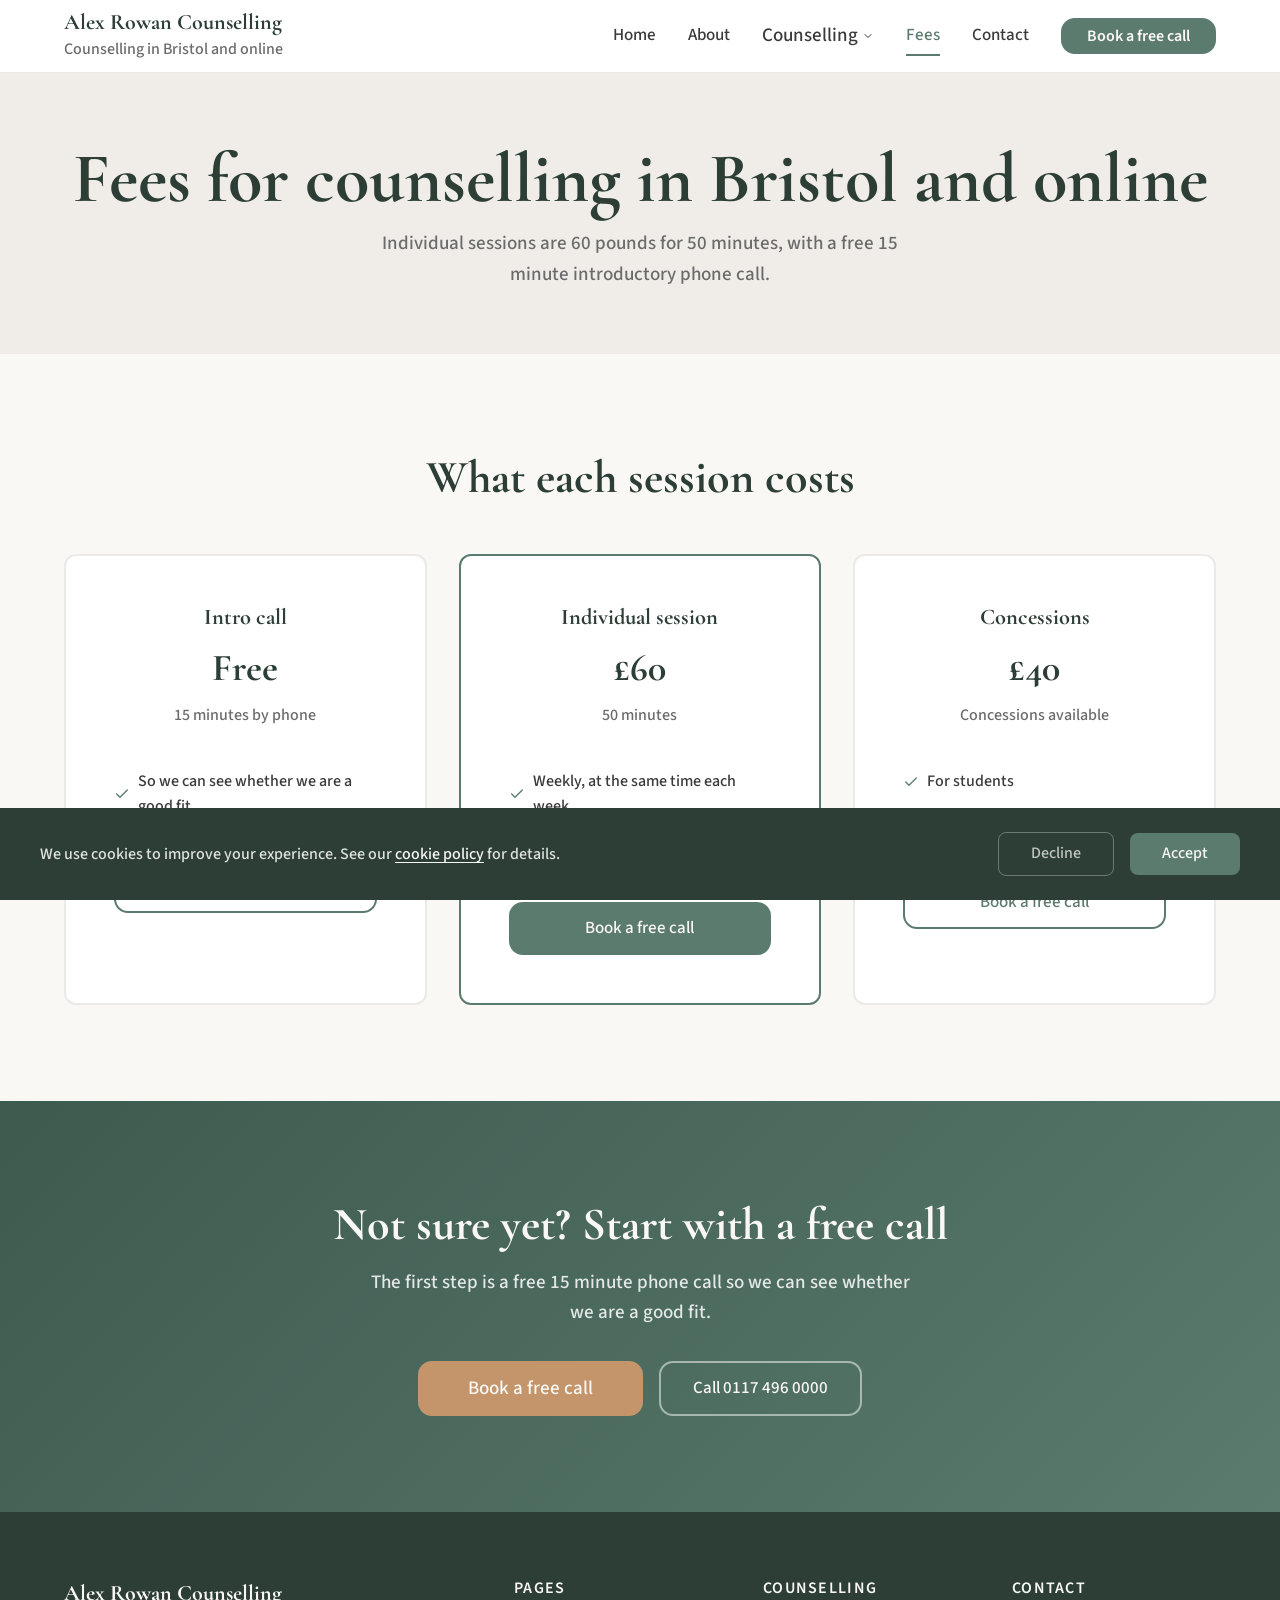
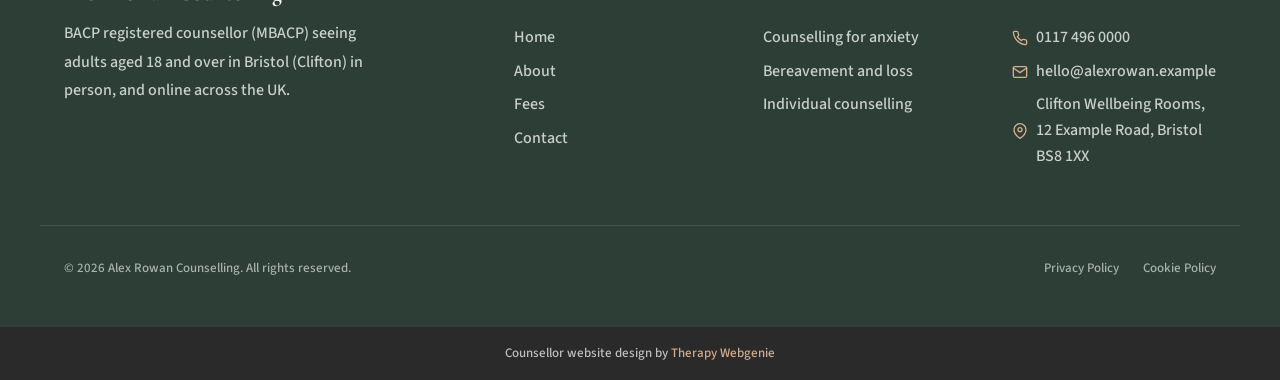
<file: fees.html>
<!DOCTYPE html>
<html lang="en">
<head>
  <meta charset="UTF-8">
  <meta name="viewport" content="width=device-width, initial-scale=1.0">
  <meta name="description" content="Counselling fees: 60 pounds for a 50 minute session, 40 pounds concessions for students and people on low incomes, and a free 15 minute call.">
  <meta name="author" content="Alex Rowan Counselling">
  <meta name="robots" content="max-image-preview:large">
  <title>Counselling fees | Alex Rowan Counselling</title>

  <link rel="canonical" href="https://www.static-pipeline-test.example/fees.html">

  <meta property="og:type" content="website">
  <meta property="og:url" content="https://www.static-pipeline-test.example/fees.html">
  <meta property="og:title" content="Counselling fees | Alex Rowan Counselling">
  <meta property="og:description" content="Counselling fees: 60 pounds for a 50 minute session, 40 pounds concessions for students and people on low incomes, and a free 15 minute call.">
  <meta property="og:image" content="https://www.static-pipeline-test.example/images/hero.jpg">

  <meta name="twitter:card" content="summary_large_image">
  <meta name="twitter:title" content="Counselling fees | Alex Rowan Counselling">
  <meta name="twitter:description" content="Counselling fees: 60 pounds for a 50 minute session, 40 pounds concessions for students and people on low incomes, and a free 15 minute call.">
  <meta name="twitter:image" content="https://www.static-pipeline-test.example/images/hero.jpg">

  <link rel="icon" href="images/favicon.png" type="image/png" sizes="96x96">
  <link rel="apple-touch-icon" href="images/apple-touch-icon.png">

  <link rel="preconnect" href="https://fonts.googleapis.com">
  <link rel="preconnect" href="https://fonts.gstatic.com" crossorigin>

  <link rel="stylesheet" href="css/base.css">
  <link rel="stylesheet" href="css/components.css">
  <link rel="stylesheet" href="css/theme.css">
  <!-- PROFILE:schema -->
  <script type="application/ld+json">
  {
    "@context": "https://schema.org",
    "@type": "LocalBusiness",
    "name": "Alex Rowan Counselling",
    "description": "BACP registered counsellor (MBACP) offering individual counselling, counselling for anxiety and bereavement and loss counselling for adults in Bristol (Clifton) and online across the UK.",
    "url": "https://www.static-pipeline-test.example/",
    "telephone": "0117 496 0000",
    "email": "hello@alexrowan.example",
    "address": {
      "@type": "PostalAddress",
      "streetAddress": "Clifton Wellbeing Rooms, 12 Example Road",
      "addressLocality": "Bristol",
      "postalCode": "BS8 1XX",
      "addressCountry": "GB"
    },
    "image": "https://www.static-pipeline-test.example/images/hero.jpg",
    "priceRange": "££"
  }
  </script>
  <!-- /PROFILE:schema -->
  <script type="application/ld+json">
  {"@context": "https://schema.org", "@type": "BreadcrumbList", "itemListElement": [
    {"@type": "ListItem", "position": 1, "name": "Home", "item": "https://www.static-pipeline-test.example/"},
    {"@type": "ListItem", "position": 2, "name": "Fees", "item": "https://www.static-pipeline-test.example/fees.html"}
  ]}
  </script>
</head>
<body>

  <a href="#main" class="skip-link">Skip to main content</a>

  <!-- SECTION: nav -->
  <nav class="nav" role="navigation" aria-label="Main navigation">
    <div class="container nav__inner">
      <a href="./" class="nav__brand">
        <!-- PROFILE:logo --><!-- /PROFILE:logo -->
        <span class="nav__name"><!-- PROFILE:site_title -->Alex Rowan Counselling<!-- /PROFILE:site_title --></span>
        <span class="nav__title"><!-- PROFILE:site_slogan -->Counselling in Bristol and online<!-- /PROFILE:site_slogan --></span>
      </a>
      <div class="nav__links">
        <a href="./" class="nav__link">Home</a>
        <a href="about.html" class="nav__link">About</a>
        <div class="nav__dropdown">
          <button class="nav__link nav__dropdown-trigger" aria-expanded="false">Counselling <svg class="nav__chevron" viewBox="0 0 24 24" fill="none" stroke="currentColor" stroke-width="2" stroke-linecap="round" stroke-linejoin="round"><polyline points="6 9 12 15 18 9"></polyline></svg></button>
          <div class="nav__dropdown-menu">
            <a href="counselling-for-anxiety.html" class="nav__link nav__link--child">Counselling for anxiety</a>
            <a href="bereavement-and-loss.html" class="nav__link nav__link--child">Bereavement and loss</a>
            <a href="individual-counselling.html" class="nav__link nav__link--child">Individual counselling</a>
          </div>
        </div>
        <a href="fees.html" class="nav__link nav__link--active">Fees</a>
        <a href="contact.html" class="nav__link">Contact</a>
        <a href="contact.html" class="btn btn--primary nav__cta">Book a free call</a>
      </div>
      <button class="nav__toggle" aria-label="Toggle menu" aria-expanded="false" aria-controls="mobile-menu">
        <span class="nav__toggle-bar"></span>
        <span class="nav__toggle-bar"></span>
        <span class="nav__toggle-bar"></span>
      </button>
    </div>
    <div class="nav__mobile" id="mobile-menu" role="menu">
      <a href="./" class="nav__link" role="menuitem">Home</a>
      <a href="about.html" class="nav__link" role="menuitem">About</a>
      <div class="nav__mobile-group">
        <div class="nav__mobile-parent">
          <a href="individual-counselling.html" class="nav__link" role="menuitem">Counselling</a>
          <button class="nav__mobile-expand" aria-expanded="false" aria-label="Show the counselling pages"><svg class="nav__chevron" viewBox="0 0 24 24" fill="none" stroke="currentColor" stroke-width="2" stroke-linecap="round" stroke-linejoin="round"><polyline points="6 9 12 15 18 9"></polyline></svg></button>
        </div>
        <div class="nav__mobile-children" hidden>
          <a href="counselling-for-anxiety.html" class="nav__link nav__link--child" role="menuitem">Counselling for anxiety</a>
          <a href="bereavement-and-loss.html" class="nav__link nav__link--child" role="menuitem">Bereavement and loss</a>
          <a href="individual-counselling.html" class="nav__link nav__link--child" role="menuitem">Individual counselling</a>
        </div>
      </div>
      <a href="fees.html" class="nav__link nav__link--active" role="menuitem">Fees</a>
      <a href="contact.html" class="nav__link" role="menuitem">Contact</a>
      <a href="contact.html" class="btn btn--primary" role="menuitem">Book a free call</a>
    </div>
  </nav>
  <!-- /SECTION: nav -->

  <main id="main">

    <!-- SECTION: page-header -->
    <section class="page-header">
      <div class="container">
        <h1>Fees for counselling in Bristol and online</h1>
        <p>Individual sessions are 60 pounds for 50 minutes, with a free 15 minute introductory phone call.</p>
      </div>
    </section>
    <!-- /SECTION: page-header -->

    <!-- SECTION: pricing -->
    <section class="section reveal">
      <div class="container text-center">
        <h2>What each session costs</h2>
      </div>
      <div class="container grid grid--3">
        <div class="pricing-card">
          <h3>Intro call</h3>
          <p class="pricing-card__price">Free</p>
          <p class="pricing-card__duration">15 minutes by phone</p>
          <ul class="pricing-card__features">
            <li><svg xmlns="http://www.w3.org/2000/svg" viewBox="0 0 24 24" fill="none" stroke="currentColor" stroke-width="2" stroke-linecap="round" stroke-linejoin="round"><polyline points="20 6 9 17 4 12"></polyline></svg> So we can see whether we are a good fit</li>
          </ul>
          <a href="contact.html" class="btn btn--secondary btn--block">Book a free call</a>
        </div>
        <div class="pricing-card pricing-card--featured">
          <h3>Individual session</h3>
          <p class="pricing-card__price">&pound;60</p>
          <p class="pricing-card__duration">50 minutes</p>
          <ul class="pricing-card__features">
            <li><svg xmlns="http://www.w3.org/2000/svg" viewBox="0 0 24 24" fill="none" stroke="currentColor" stroke-width="2" stroke-linecap="round" stroke-linejoin="round"><polyline points="20 6 9 17 4 12"></polyline></svg> Weekly, at the same time each week</li>
            <li><svg xmlns="http://www.w3.org/2000/svg" viewBox="0 0 24 24" fill="none" stroke="currentColor" stroke-width="2" stroke-linecap="round" stroke-linejoin="round"><polyline points="20 6 9 17 4 12"></polyline></svg> In Clifton, Bristol or online</li>
          </ul>
          <a href="contact.html" class="btn btn--primary btn--block">Book a free call</a>
        </div>
        <div class="pricing-card">
          <h3>Concessions</h3>
          <p class="pricing-card__price">&pound;40</p>
          <p class="pricing-card__duration">Concessions available</p>
          <ul class="pricing-card__features">
            <li><svg xmlns="http://www.w3.org/2000/svg" viewBox="0 0 24 24" fill="none" stroke="currentColor" stroke-width="2" stroke-linecap="round" stroke-linejoin="round"><polyline points="20 6 9 17 4 12"></polyline></svg> For students</li>
            <li><svg xmlns="http://www.w3.org/2000/svg" viewBox="0 0 24 24" fill="none" stroke="currentColor" stroke-width="2" stroke-linecap="round" stroke-linejoin="round"><polyline points="20 6 9 17 4 12"></polyline></svg> For people on low incomes</li>
          </ul>
          <a href="contact.html" class="btn btn--secondary btn--block">Book a free call</a>
        </div>
      </div>
    </section>
    <!-- /SECTION: pricing -->


    <!-- SECTION: cta -->
    <section class="section cta-banner reveal">
      <div class="container text-center">
        <h2>Not sure yet? Start with a free call</h2>
        <p>The first step is a free 15 minute phone call so we can see whether we are a good fit.</p>
        <div class="cta-banner__buttons">
          <a href="contact.html" class="btn btn--accent">Book a free call</a>
          <a href="tel:01174960000" class="btn btn--secondary">Call 0117 496 0000</a>
        </div>
      </div>
    </section>
    <!-- /SECTION: cta -->

  </main>

  <!-- SECTION: footer -->
  <footer class="footer">
    <div class="container footer__inner">
      <div class="footer__brand">
        <p class="footer__brand-name">Alex Rowan Counselling</p>
        <p class="footer__brand-text">BACP registered counsellor (MBACP) seeing adults aged 18 and over in Bristol (Clifton) in person, and online across the UK.</p>
      </div>
      <div class="footer__col">
        <p class="footer__heading">Pages</p>
        <div class="footer__links">
          <a href="./" class="footer__link">Home</a>
          <a href="about.html" class="footer__link">About</a>
          <a href="fees.html" class="footer__link">Fees</a>
          <a href="contact.html" class="footer__link">Contact</a>
        </div>
      </div>
      <div class="footer__col">
        <p class="footer__heading">Counselling</p>
        <div class="footer__links">
          <a href="counselling-for-anxiety.html" class="footer__link">Counselling for anxiety</a>
          <a href="bereavement-and-loss.html" class="footer__link">Bereavement and loss</a>
          <a href="individual-counselling.html" class="footer__link">Individual counselling</a>
        </div>
      </div>
      <div class="footer__col">
        <p class="footer__heading">Contact</p>
        <div class="footer__contact-item">
          <svg xmlns="http://www.w3.org/2000/svg" viewBox="0 0 24 24" fill="none" stroke="currentColor" stroke-width="2" stroke-linecap="round" stroke-linejoin="round"><path d="M22 16.92v3a2 2 0 0 1-2.18 2 19.79 19.79 0 0 1-8.63-3.07 19.5 19.5 0 0 1-6-6 19.79 19.79 0 0 1-3.07-8.67A2 2 0 0 1 4.11 2h3a2 2 0 0 1 2 1.72 12.84 12.84 0 0 0 .7 2.81 2 2 0 0 1-.45 2.11L8.09 9.91a16 16 0 0 0 6 6l1.27-1.27a2 2 0 0 1 2.11-.45 12.84 12.84 0 0 0 2.81.7A2 2 0 0 1 22 16.92z"></path></svg>
          <!-- PROFILE:phone_landline --><a href="tel:01174960000">0117 496 0000</a><!-- /PROFILE:phone_landline -->
        </div>
        <div class="footer__contact-item">
          <svg xmlns="http://www.w3.org/2000/svg" viewBox="0 0 24 24" fill="none" stroke="currentColor" stroke-width="2" stroke-linecap="round" stroke-linejoin="round"><path d="M4 4h16c1.1 0 2 .9 2 2v12c0 1.1-.9 2-2 2H4c-1.1 0-2-.9-2-2V6c0-1.1.9-2 2-2z"></path><polyline points="22,6 12,13 2,6"></polyline></svg>
          <!-- PROFILE:email --><a href="mailto:hello@alexrowan.example">hello@alexrowan.example</a><!-- /PROFILE:email -->
        </div>
        <div class="footer__contact-item">
          <svg xmlns="http://www.w3.org/2000/svg" viewBox="0 0 24 24" fill="none" stroke="currentColor" stroke-width="2" stroke-linecap="round" stroke-linejoin="round"><path d="M21 10c0 7-9 13-9 13s-9-6-9-13a9 9 0 0 1 18 0z"></path><circle cx="12" cy="10" r="3"></circle></svg>
          <!-- PROFILE:address --><span>Clifton Wellbeing Rooms, 12 Example Road, Bristol BS8 1XX</span><!-- /PROFILE:address -->
        </div>
      </div>
    </div>
    <div class="container footer__bottom">
      <p class="footer__copyright">&copy; 2026 Alex Rowan Counselling. All rights reserved.</p>
      <div class="footer__legal">
        <a href="privacy.html">Privacy Policy</a>
        <a href="cookies-policy.html">Cookie Policy</a>
      </div>
    </div>
  </footer>
  <!-- /SECTION: footer -->

  <div class="site-credit">
    <p>Counsellor website design by <a href="https://www.therapywebgenie.com/website-design/counsellors/" target="_blank" rel="noopener nofollow">Therapy Webgenie</a></p>
  </div>

  <!-- Cookie Consent -->
  <div class="cookie-banner" role="dialog" aria-label="Cookie consent">
    <div class="cookie-banner__inner">
      <p class="cookie-banner__text">We use cookies to improve your experience. See our <a href="cookies-policy.html">cookie policy</a> for details.</p>
      <div class="cookie-banner__buttons">
        <button class="cookie-banner__accept">Accept</button>
        <button class="cookie-banner__decline">Decline</button>
      </div>
    </div>
  </div>

  <!-- Back to Top -->
  <button class="back-to-top" aria-label="Back to top">
    <svg xmlns="http://www.w3.org/2000/svg" viewBox="0 0 24 24" fill="none" stroke="currentColor" stroke-width="2" stroke-linecap="round" stroke-linejoin="round"><polyline points="18 15 12 9 6 15"></polyline></svg>
  </button>

  <script src="js/main.js"></script>
</body>
</html>
</file>
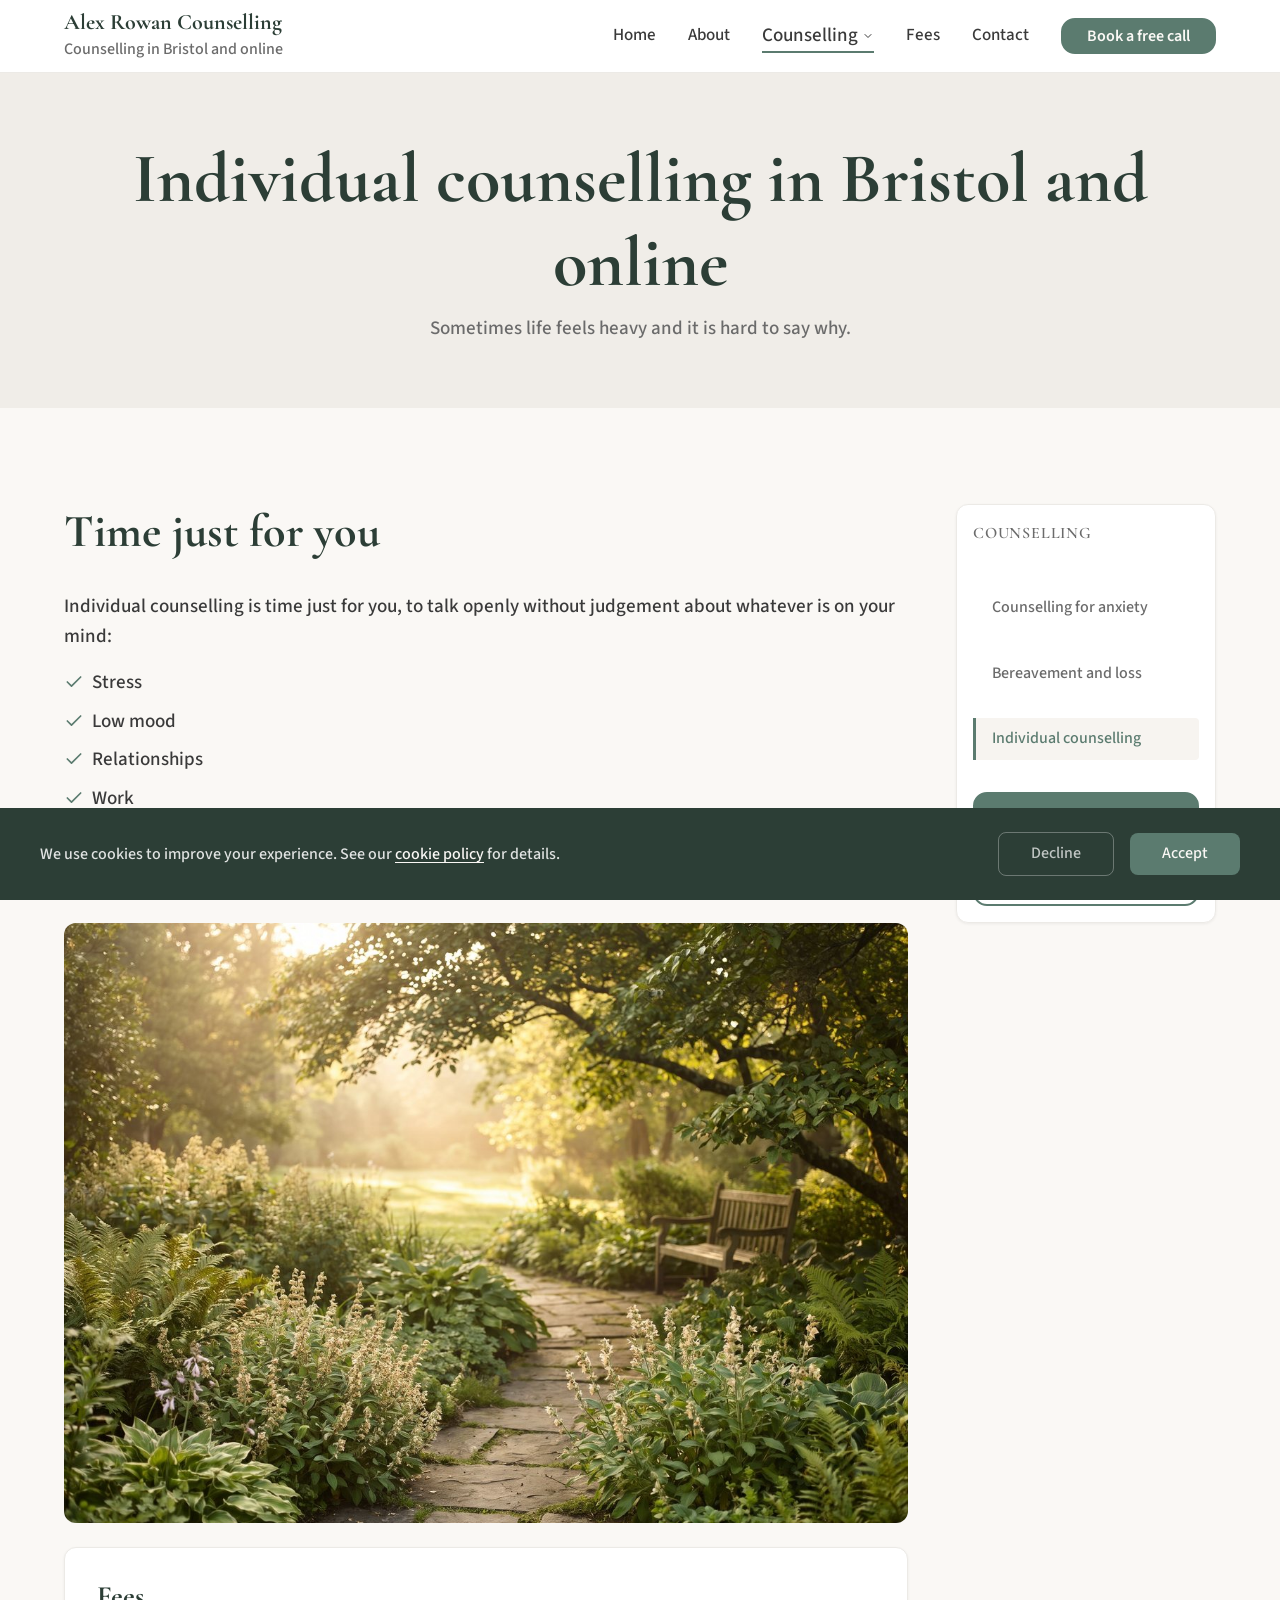
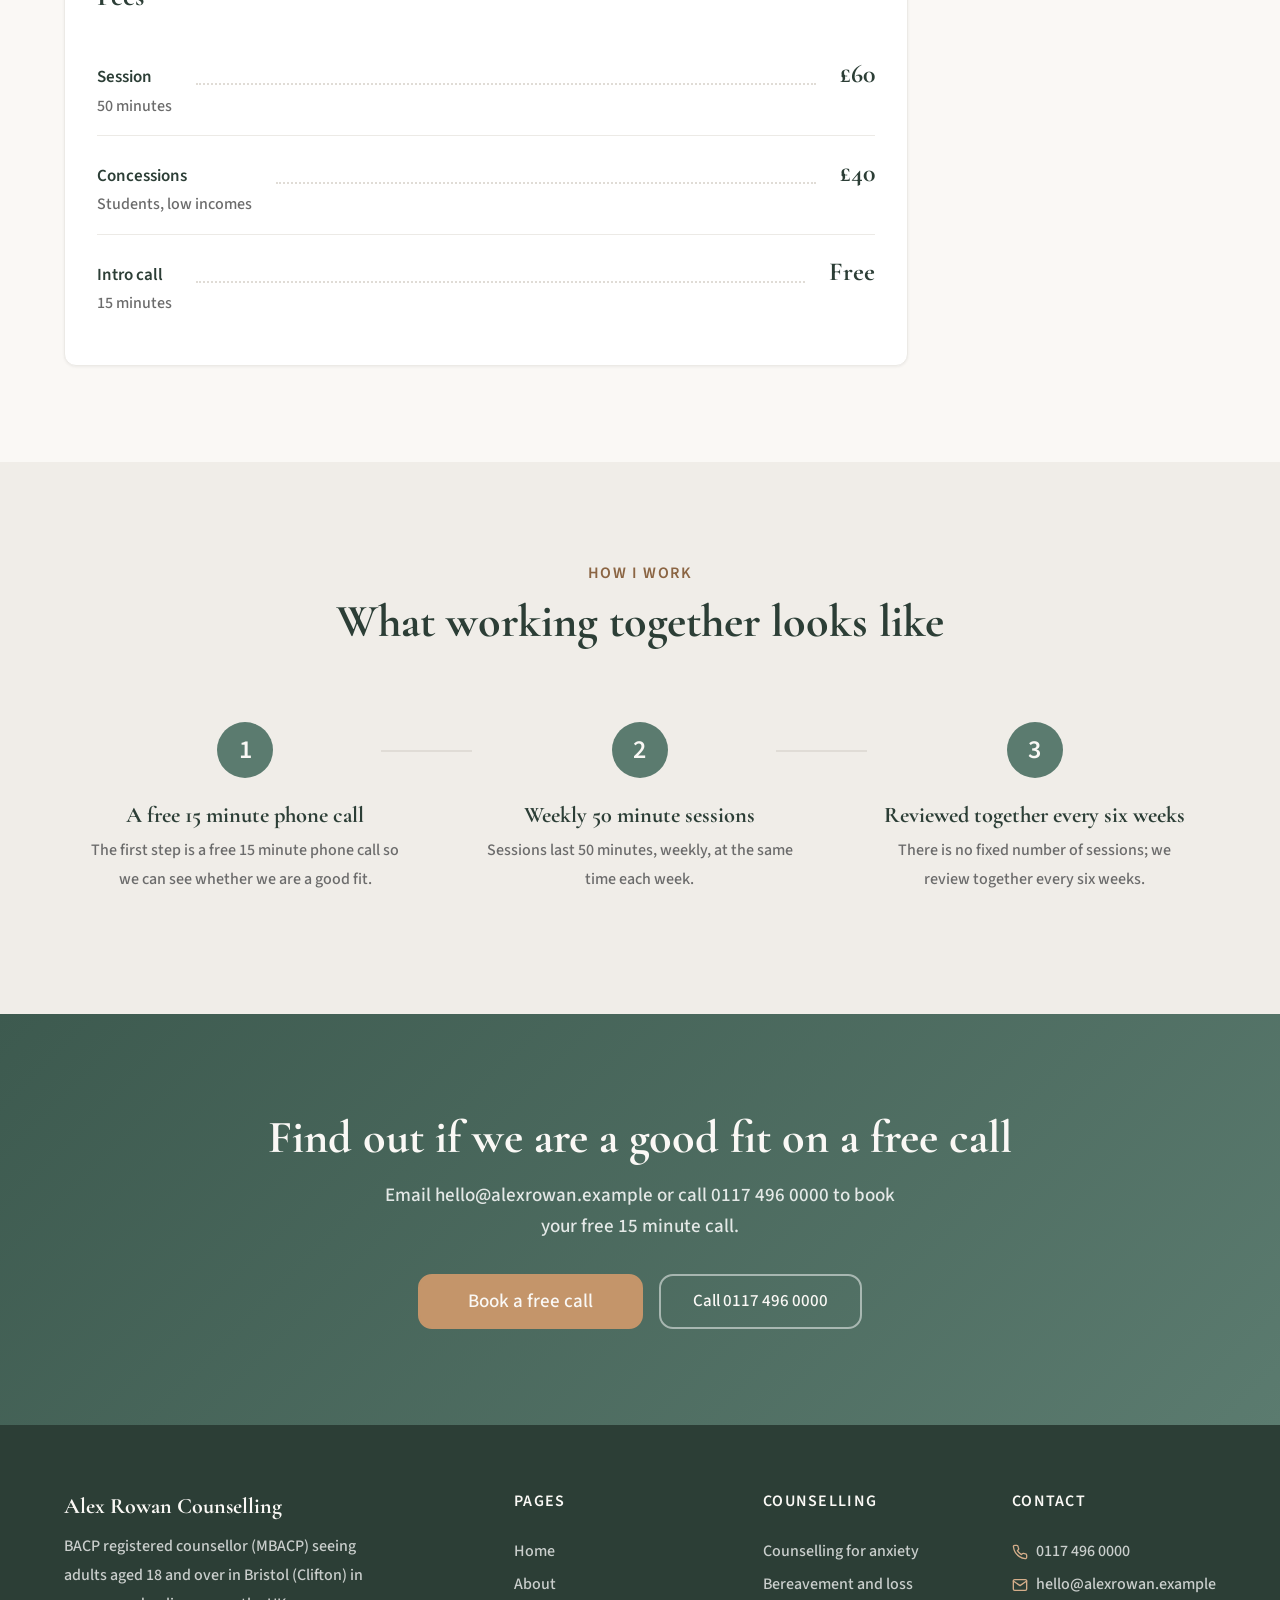
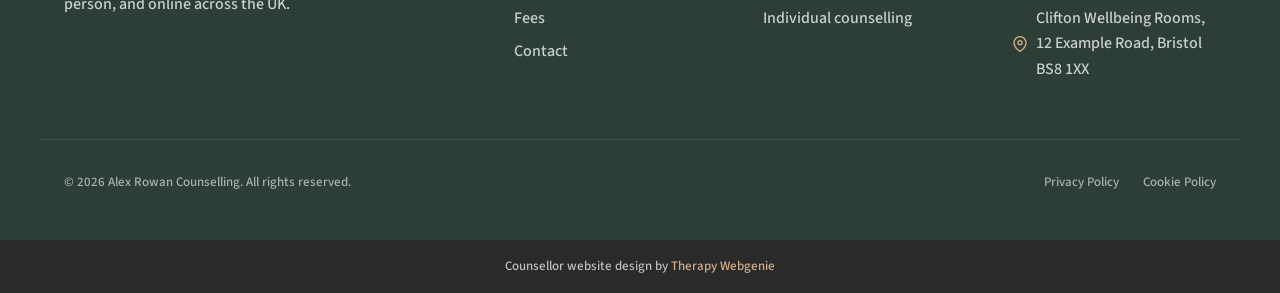
<file: individual-counselling.html>
<!DOCTYPE html>
<html lang="en">
<head>
  <meta charset="UTF-8">
  <meta name="viewport" content="width=device-width, initial-scale=1.0">
  <meta name="description" content="Individual counselling for adults in Clifton, Bristol and online: time just for you to talk openly without judgement. Free 15 minute call.">
  <meta name="author" content="Alex Rowan Counselling">
  <meta name="robots" content="max-image-preview:large">
  <title>Individual counselling in Bristol | Alex Rowan</title>

  <link rel="canonical" href="https://www.static-pipeline-test.example/individual-counselling.html">

  <meta property="og:type" content="website">
  <meta property="og:url" content="https://www.static-pipeline-test.example/individual-counselling.html">
  <meta property="og:title" content="Individual counselling in Bristol | Alex Rowan">
  <meta property="og:description" content="Individual counselling for adults in Clifton, Bristol and online: time just for you to talk openly without judgement. Free 15 minute call.">
  <meta property="og:image" content="https://www.static-pipeline-test.example/images/individual.jpg">

  <meta name="twitter:card" content="summary_large_image">
  <meta name="twitter:title" content="Individual counselling in Bristol | Alex Rowan">
  <meta name="twitter:description" content="Individual counselling for adults in Clifton, Bristol and online: time just for you to talk openly without judgement. Free 15 minute call.">
  <meta name="twitter:image" content="https://www.static-pipeline-test.example/images/individual.jpg">

  <link rel="icon" href="images/favicon.png" type="image/png" sizes="96x96">
  <link rel="apple-touch-icon" href="images/apple-touch-icon.png">

  <link rel="preconnect" href="https://fonts.googleapis.com">
  <link rel="preconnect" href="https://fonts.gstatic.com" crossorigin>

  <link rel="stylesheet" href="css/base.css">
  <link rel="stylesheet" href="css/components.css">
  <link rel="stylesheet" href="css/theme.css">
  <!-- PROFILE:schema -->
  <script type="application/ld+json">
  {
    "@context": "https://schema.org",
    "@type": "LocalBusiness",
    "name": "Alex Rowan Counselling",
    "description": "BACP registered counsellor (MBACP) offering individual counselling, counselling for anxiety and bereavement and loss counselling for adults in Bristol (Clifton) and online across the UK.",
    "url": "https://www.static-pipeline-test.example/",
    "telephone": "0117 496 0000",
    "email": "hello@alexrowan.example",
    "address": {
      "@type": "PostalAddress",
      "streetAddress": "Clifton Wellbeing Rooms, 12 Example Road",
      "addressLocality": "Bristol",
      "postalCode": "BS8 1XX",
      "addressCountry": "GB"
    },
    "image": "https://www.static-pipeline-test.example/images/hero.jpg",
    "priceRange": "££"
  }
  </script>
  <!-- /PROFILE:schema -->
  <script type="application/ld+json">
  {"@context": "https://schema.org", "@type": "BreadcrumbList", "itemListElement": [
    {"@type": "ListItem", "position": 1, "name": "Home", "item": "https://www.static-pipeline-test.example/"},
    {"@type": "ListItem", "position": 2, "name": "Individual counselling", "item": "https://www.static-pipeline-test.example/individual-counselling.html"}
  ]}
  </script>
</head>
<body>

  <a href="#main" class="skip-link">Skip to main content</a>

  <!-- SECTION: nav -->
  <nav class="nav" role="navigation" aria-label="Main navigation">
    <div class="container nav__inner">
      <a href="./" class="nav__brand">
        <!-- PROFILE:logo --><!-- /PROFILE:logo -->
        <span class="nav__name"><!-- PROFILE:site_title -->Alex Rowan Counselling<!-- /PROFILE:site_title --></span>
        <span class="nav__title"><!-- PROFILE:site_slogan -->Counselling in Bristol and online<!-- /PROFILE:site_slogan --></span>
      </a>
      <div class="nav__links">
        <a href="./" class="nav__link">Home</a>
        <a href="about.html" class="nav__link">About</a>
        <div class="nav__dropdown">
          <button class="nav__link nav__dropdown-trigger nav__link--active" aria-expanded="false">Counselling <svg class="nav__chevron" viewBox="0 0 24 24" fill="none" stroke="currentColor" stroke-width="2" stroke-linecap="round" stroke-linejoin="round"><polyline points="6 9 12 15 18 9"></polyline></svg></button>
          <div class="nav__dropdown-menu">
            <a href="counselling-for-anxiety.html" class="nav__link nav__link--child">Counselling for anxiety</a>
            <a href="bereavement-and-loss.html" class="nav__link nav__link--child">Bereavement and loss</a>
            <a href="individual-counselling.html" class="nav__link nav__link--active nav__link--child">Individual counselling</a>
          </div>
        </div>
        <a href="fees.html" class="nav__link">Fees</a>
        <a href="contact.html" class="nav__link">Contact</a>
        <a href="contact.html" class="btn btn--primary nav__cta">Book a free call</a>
      </div>
      <button class="nav__toggle" aria-label="Toggle menu" aria-expanded="false" aria-controls="mobile-menu">
        <span class="nav__toggle-bar"></span>
        <span class="nav__toggle-bar"></span>
        <span class="nav__toggle-bar"></span>
      </button>
    </div>
    <div class="nav__mobile" id="mobile-menu" role="menu">
      <a href="./" class="nav__link" role="menuitem">Home</a>
      <a href="about.html" class="nav__link" role="menuitem">About</a>
      <div class="nav__mobile-group">
        <div class="nav__mobile-parent">
          <a href="individual-counselling.html" class="nav__link" role="menuitem">Counselling</a>
          <button class="nav__mobile-expand" aria-expanded="false" aria-label="Show the counselling pages"><svg class="nav__chevron" viewBox="0 0 24 24" fill="none" stroke="currentColor" stroke-width="2" stroke-linecap="round" stroke-linejoin="round"><polyline points="6 9 12 15 18 9"></polyline></svg></button>
        </div>
        <div class="nav__mobile-children" hidden>
          <a href="counselling-for-anxiety.html" class="nav__link nav__link--child" role="menuitem">Counselling for anxiety</a>
          <a href="bereavement-and-loss.html" class="nav__link nav__link--child" role="menuitem">Bereavement and loss</a>
          <a href="individual-counselling.html" class="nav__link nav__link--active nav__link--child" role="menuitem">Individual counselling</a>
        </div>
      </div>
      <a href="fees.html" class="nav__link" role="menuitem">Fees</a>
      <a href="contact.html" class="nav__link" role="menuitem">Contact</a>
      <a href="contact.html" class="btn btn--primary" role="menuitem">Book a free call</a>
    </div>
  </nav>
  <!-- /SECTION: nav -->

  <main id="main">

    <!-- SECTION: page-header -->
    <section class="page-header">
      <div class="container">
        <h1>Individual counselling in Bristol and online</h1>
        <p>Sometimes life feels heavy and it is hard to say why.</p>
      </div>
    </section>
    <!-- /SECTION: page-header -->

    <!-- SECTION: services -->
    <div class="container services-layout">
      <div class="services-content">
        <div class="service-section" id="service-individual">
            <h2>Time just for you</h2>
            <p>Individual counselling is time just for you, to talk openly without judgement about whatever is on your mind:</p>
            <ul class="checklist">
              <li><svg xmlns="http://www.w3.org/2000/svg" viewBox="0 0 24 24" fill="none" stroke="currentColor" stroke-width="2" stroke-linecap="round" stroke-linejoin="round"><polyline points="20 6 9 17 4 12"></polyline></svg> Stress</li>
              <li><svg xmlns="http://www.w3.org/2000/svg" viewBox="0 0 24 24" fill="none" stroke="currentColor" stroke-width="2" stroke-linecap="round" stroke-linejoin="round"><polyline points="20 6 9 17 4 12"></polyline></svg> Low mood</li>
              <li><svg xmlns="http://www.w3.org/2000/svg" viewBox="0 0 24 24" fill="none" stroke="currentColor" stroke-width="2" stroke-linecap="round" stroke-linejoin="round"><polyline points="20 6 9 17 4 12"></polyline></svg> Relationships</li>
              <li><svg xmlns="http://www.w3.org/2000/svg" viewBox="0 0 24 24" fill="none" stroke="currentColor" stroke-width="2" stroke-linecap="round" stroke-linejoin="round"><polyline points="20 6 9 17 4 12"></polyline></svg> Work</li>
              <li><svg xmlns="http://www.w3.org/2000/svg" viewBox="0 0 24 24" fill="none" stroke="currentColor" stroke-width="2" stroke-linecap="round" stroke-linejoin="round"><polyline points="20 6 9 17 4 12"></polyline></svg> A sense of being stuck</li>
            </ul>
            <p>I work in an integrative, person-centred way. I see adults aged 18 and over.</p>
            <img loading="lazy" src="images/individual.jpg" alt="A garden path winding between soft green shrubs towards morning light" class="text-photo" width="1200" height="900">
            <div class="fee-table">
              <h3>Fees</h3>
              <div class="fee-item">
                <div><div class="fee-item__name">Session</div><div class="fee-item__detail">50 minutes</div></div>
                <span class="fee-item__dots"></span>
                <div class="fee-item__price">&pound;60</div>
              </div>
              <div class="fee-item">
                <div><div class="fee-item__name">Concessions</div><div class="fee-item__detail">Students, low incomes</div></div>
                <span class="fee-item__dots"></span>
                <div class="fee-item__price">&pound;40</div>
              </div>
              <div class="fee-item">
                <div><div class="fee-item__name">Intro call</div><div class="fee-item__detail">15 minutes</div></div>
                <span class="fee-item__dots"></span>
                <div class="fee-item__price">Free</div>
              </div>
            </div>
        </div>
      </div>
      <aside class="services-sidebar" aria-label="Counselling pages">
        <nav class="services-sidebar__nav">
          <p class="services-sidebar__heading">Counselling</p>
          <a href="counselling-for-anxiety.html" class="services-sidebar__link">Counselling for anxiety</a>
          <a href="bereavement-and-loss.html" class="services-sidebar__link">Bereavement and loss</a>
          <a href="individual-counselling.html" class="services-sidebar__link services-sidebar__link--active">Individual counselling</a>
        </nav>
        <a href="contact.html" class="btn btn--primary services-sidebar__btn">Book a free call</a>
        <a href="fees.html" class="btn btn--secondary services-sidebar__btn">View fees</a>
      </aside>
    </div>
    <!-- /SECTION: services -->

    <!-- SECTION: steps -->
    <section class="section section--alt reveal">
      <div class="container text-center">
        <span class="section-label">How I work</span>
        <h2>What working together looks like</h2>
      </div>
      <div class="container">
        <div class="steps steps--connected">
          <div class="step"><div class="step__number">1</div><h3 class="step__title">A free 15 minute phone call</h3><p class="step__text">The first step is a free 15 minute phone call so we can see whether we are a good fit.</p></div>
          <div class="step"><div class="step__number">2</div><h3 class="step__title">Weekly 50 minute sessions</h3><p class="step__text">Sessions last 50 minutes, weekly, at the same time each week.</p></div>
          <div class="step"><div class="step__number">3</div><h3 class="step__title">Reviewed together every six weeks</h3><p class="step__text">There is no fixed number of sessions; we review together every six weeks.</p></div>
        </div>
      </div>
    </section>
    <!-- /SECTION: steps -->

    <!-- SECTION: cta -->
    <section class="section cta-banner reveal">
      <div class="container text-center">
        <h2>Find out if we are a good fit on a free call</h2>
        <p>Email hello@alexrowan.example or call 0117 496 0000 to book your free 15 minute call.</p>
        <div class="cta-banner__buttons">
          <a href="contact.html" class="btn btn--accent">Book a free call</a>
          <a href="tel:01174960000" class="btn btn--secondary">Call 0117 496 0000</a>
        </div>
      </div>
    </section>
    <!-- /SECTION: cta -->

  </main>

  <!-- SECTION: footer -->
  <footer class="footer">
    <div class="container footer__inner">
      <div class="footer__brand">
        <p class="footer__brand-name">Alex Rowan Counselling</p>
        <p class="footer__brand-text">BACP registered counsellor (MBACP) seeing adults aged 18 and over in Bristol (Clifton) in person, and online across the UK.</p>
      </div>
      <div class="footer__col">
        <p class="footer__heading">Pages</p>
        <div class="footer__links">
          <a href="./" class="footer__link">Home</a>
          <a href="about.html" class="footer__link">About</a>
          <a href="fees.html" class="footer__link">Fees</a>
          <a href="contact.html" class="footer__link">Contact</a>
        </div>
      </div>
      <div class="footer__col">
        <p class="footer__heading">Counselling</p>
        <div class="footer__links">
          <a href="counselling-for-anxiety.html" class="footer__link">Counselling for anxiety</a>
          <a href="bereavement-and-loss.html" class="footer__link">Bereavement and loss</a>
          <a href="individual-counselling.html" class="footer__link">Individual counselling</a>
        </div>
      </div>
      <div class="footer__col">
        <p class="footer__heading">Contact</p>
        <div class="footer__contact-item">
          <svg xmlns="http://www.w3.org/2000/svg" viewBox="0 0 24 24" fill="none" stroke="currentColor" stroke-width="2" stroke-linecap="round" stroke-linejoin="round"><path d="M22 16.92v3a2 2 0 0 1-2.18 2 19.79 19.79 0 0 1-8.63-3.07 19.5 19.5 0 0 1-6-6 19.79 19.79 0 0 1-3.07-8.67A2 2 0 0 1 4.11 2h3a2 2 0 0 1 2 1.72 12.84 12.84 0 0 0 .7 2.81 2 2 0 0 1-.45 2.11L8.09 9.91a16 16 0 0 0 6 6l1.27-1.27a2 2 0 0 1 2.11-.45 12.84 12.84 0 0 0 2.81.7A2 2 0 0 1 22 16.92z"></path></svg>
          <!-- PROFILE:phone_landline --><a href="tel:01174960000">0117 496 0000</a><!-- /PROFILE:phone_landline -->
        </div>
        <div class="footer__contact-item">
          <svg xmlns="http://www.w3.org/2000/svg" viewBox="0 0 24 24" fill="none" stroke="currentColor" stroke-width="2" stroke-linecap="round" stroke-linejoin="round"><path d="M4 4h16c1.1 0 2 .9 2 2v12c0 1.1-.9 2-2 2H4c-1.1 0-2-.9-2-2V6c0-1.1.9-2 2-2z"></path><polyline points="22,6 12,13 2,6"></polyline></svg>
          <!-- PROFILE:email --><a href="mailto:hello@alexrowan.example">hello@alexrowan.example</a><!-- /PROFILE:email -->
        </div>
        <div class="footer__contact-item">
          <svg xmlns="http://www.w3.org/2000/svg" viewBox="0 0 24 24" fill="none" stroke="currentColor" stroke-width="2" stroke-linecap="round" stroke-linejoin="round"><path d="M21 10c0 7-9 13-9 13s-9-6-9-13a9 9 0 0 1 18 0z"></path><circle cx="12" cy="10" r="3"></circle></svg>
          <!-- PROFILE:address --><span>Clifton Wellbeing Rooms, 12 Example Road, Bristol BS8 1XX</span><!-- /PROFILE:address -->
        </div>
      </div>
    </div>
    <div class="container footer__bottom">
      <p class="footer__copyright">&copy; 2026 Alex Rowan Counselling. All rights reserved.</p>
      <div class="footer__legal">
        <a href="privacy.html">Privacy Policy</a>
        <a href="cookies-policy.html">Cookie Policy</a>
      </div>
    </div>
  </footer>
  <!-- /SECTION: footer -->

  <div class="site-credit">
    <p>Counsellor website design by <a href="https://www.therapywebgenie.com/website-design/counsellors/" target="_blank" rel="noopener nofollow">Therapy Webgenie</a></p>
  </div>

  <!-- Cookie Consent -->
  <div class="cookie-banner" role="dialog" aria-label="Cookie consent">
    <div class="cookie-banner__inner">
      <p class="cookie-banner__text">We use cookies to improve your experience. See our <a href="cookies-policy.html">cookie policy</a> for details.</p>
      <div class="cookie-banner__buttons">
        <button class="cookie-banner__accept">Accept</button>
        <button class="cookie-banner__decline">Decline</button>
      </div>
    </div>
  </div>

  <!-- Back to Top -->
  <button class="back-to-top" aria-label="Back to top">
    <svg xmlns="http://www.w3.org/2000/svg" viewBox="0 0 24 24" fill="none" stroke="currentColor" stroke-width="2" stroke-linecap="round" stroke-linejoin="round"><polyline points="18 15 12 9 6 15"></polyline></svg>
  </button>

  <script src="js/main.js"></script>
</body>
</html>
</file>
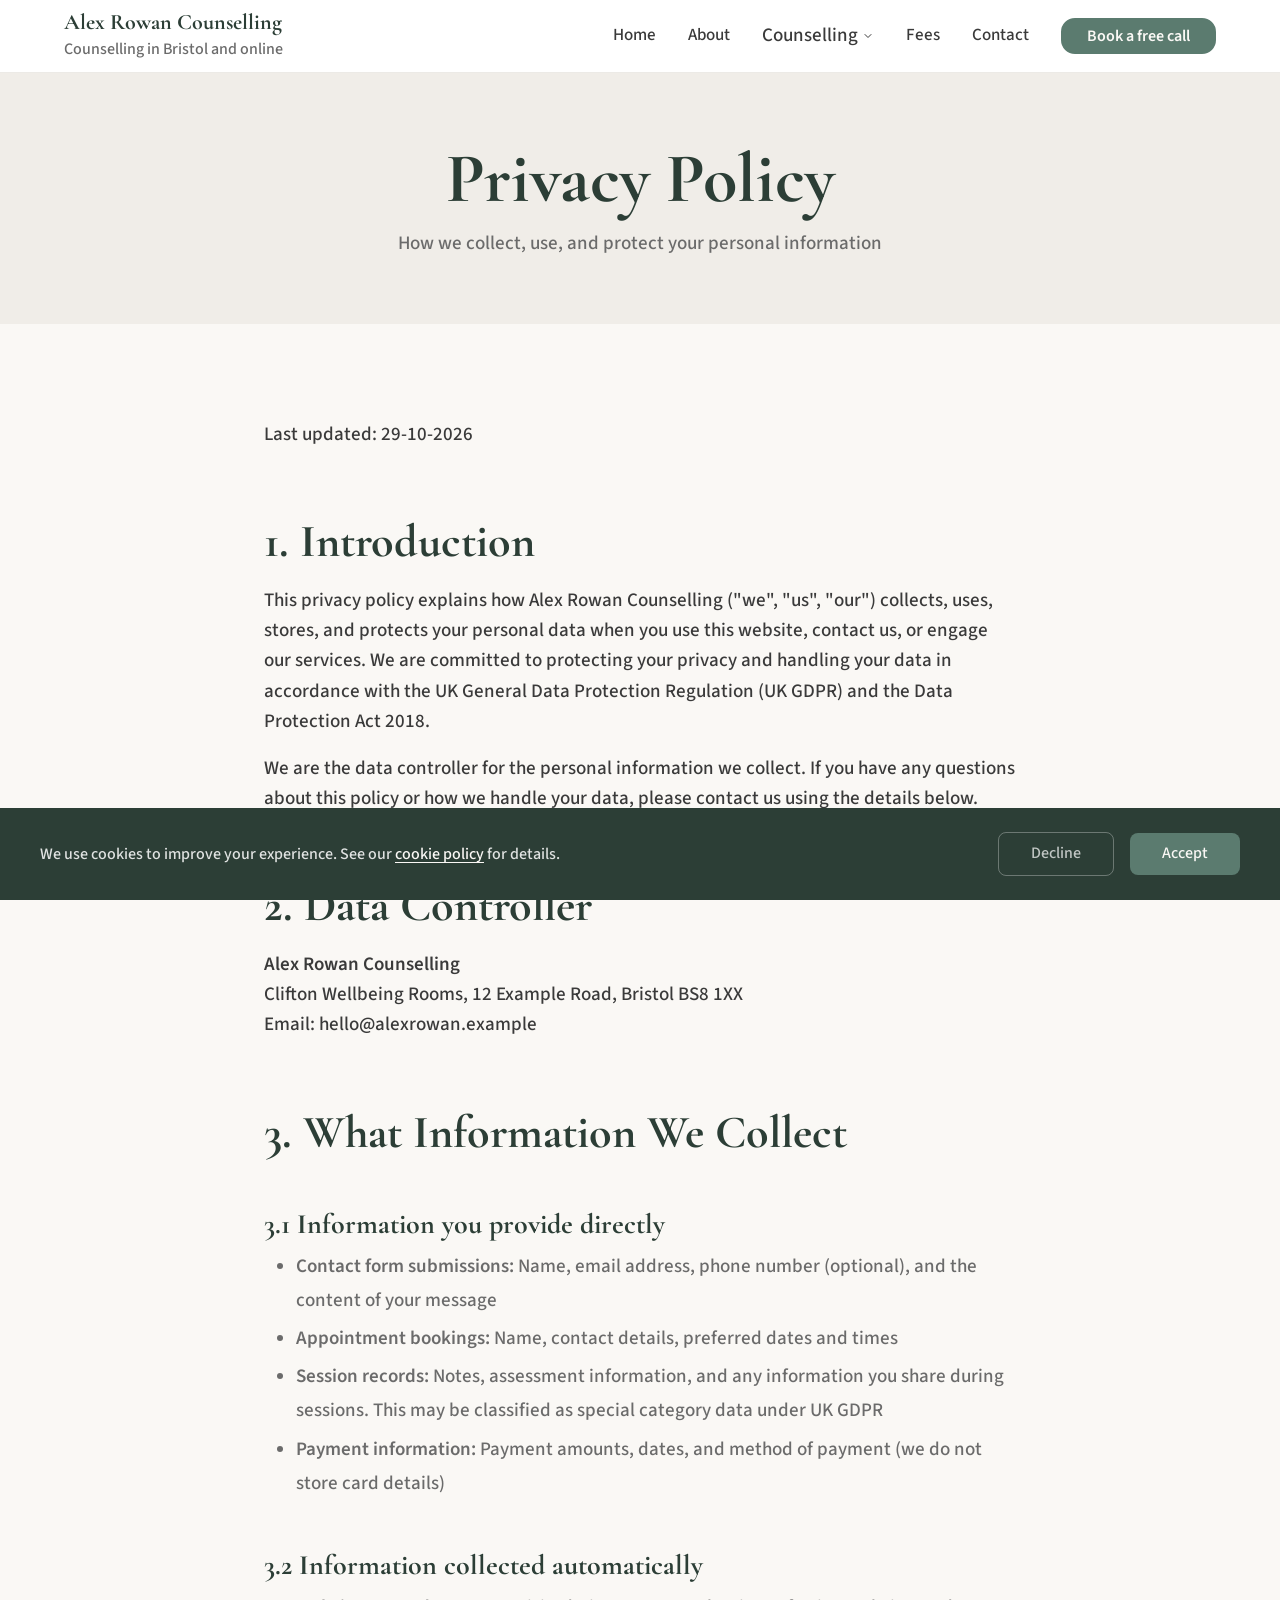
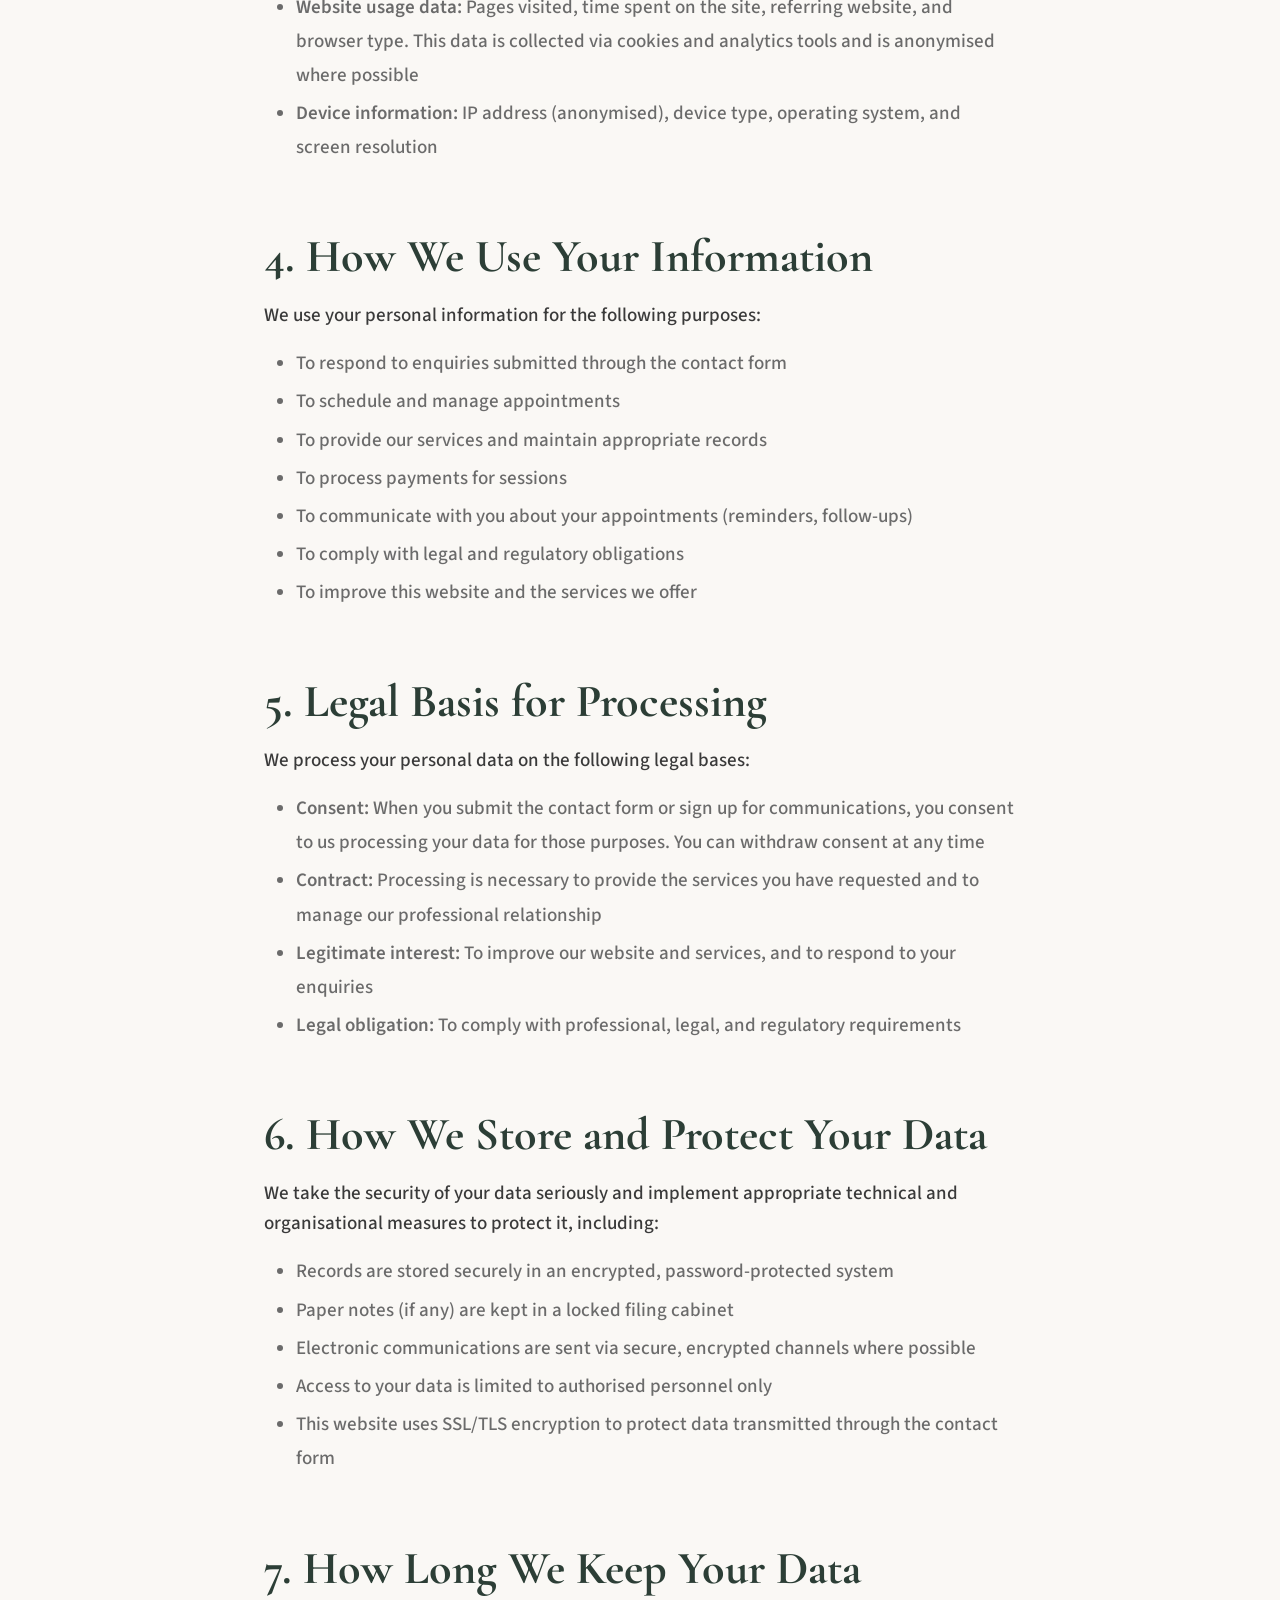
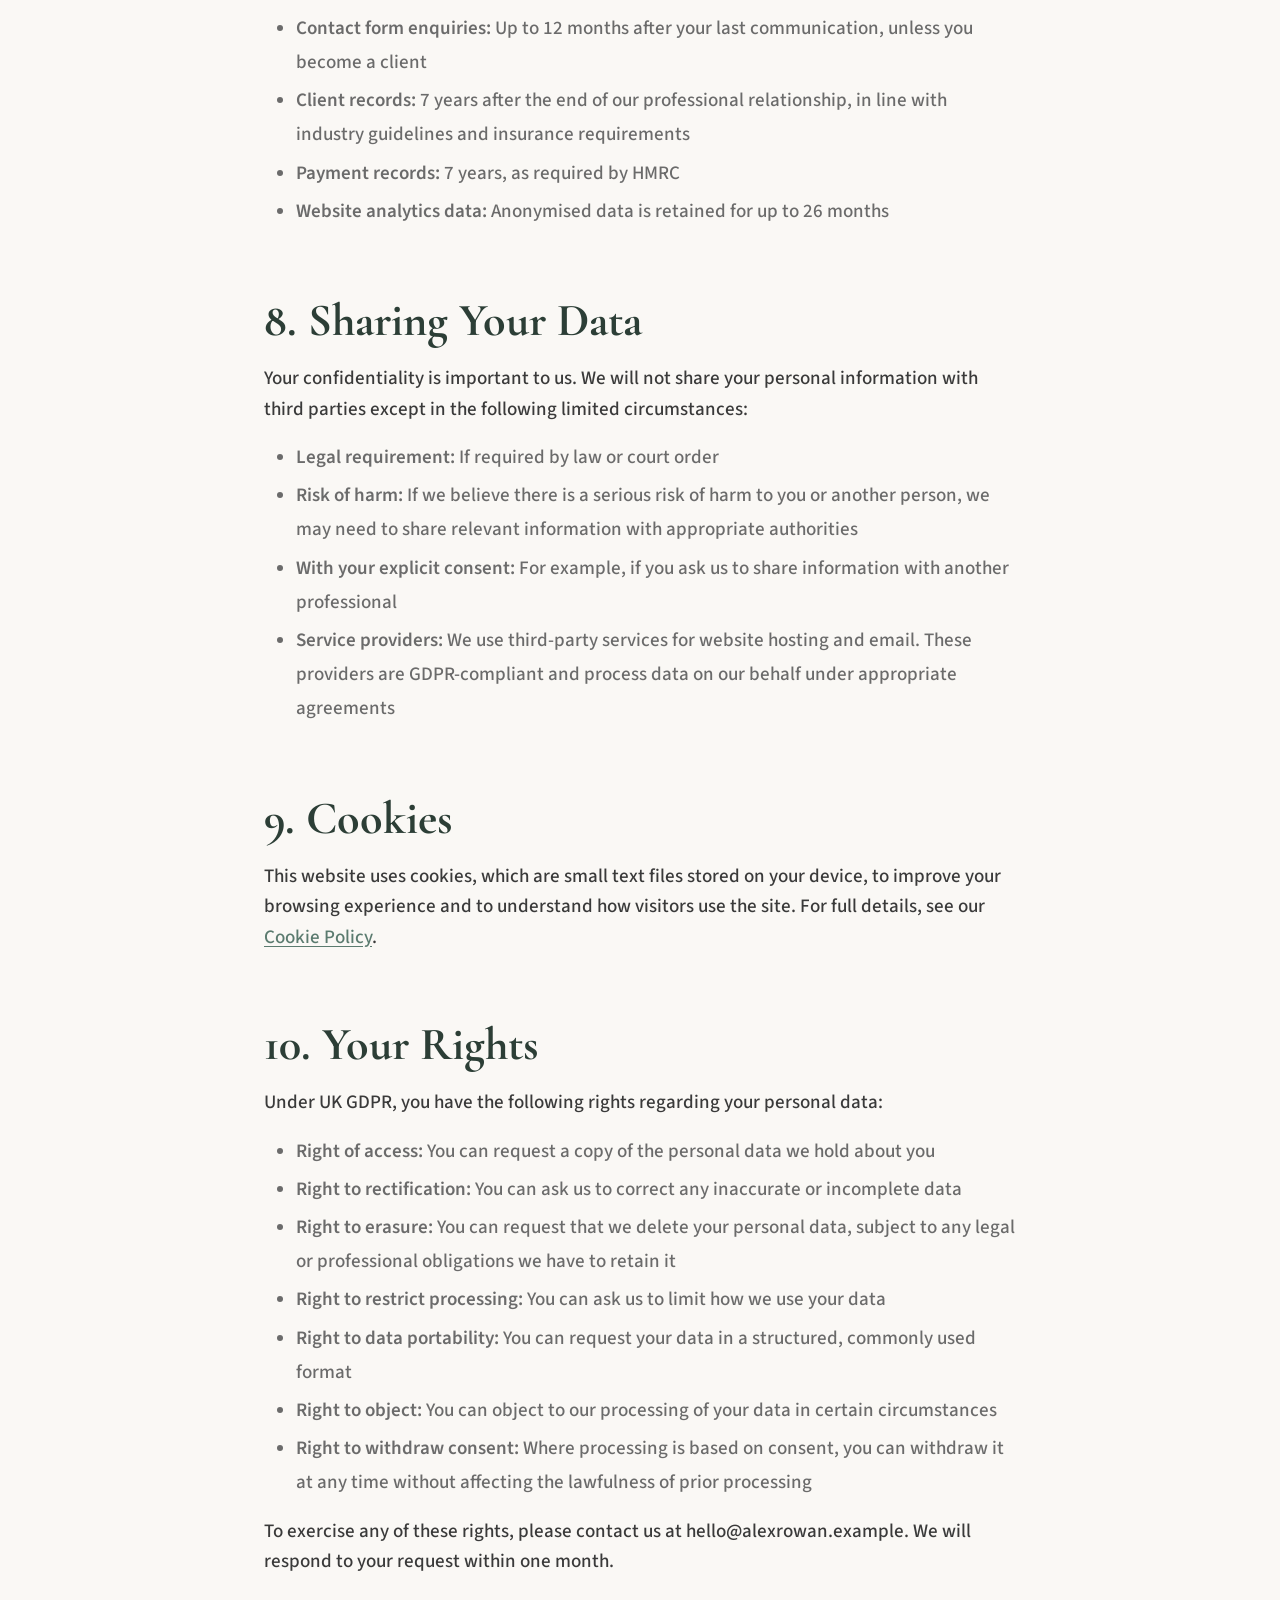
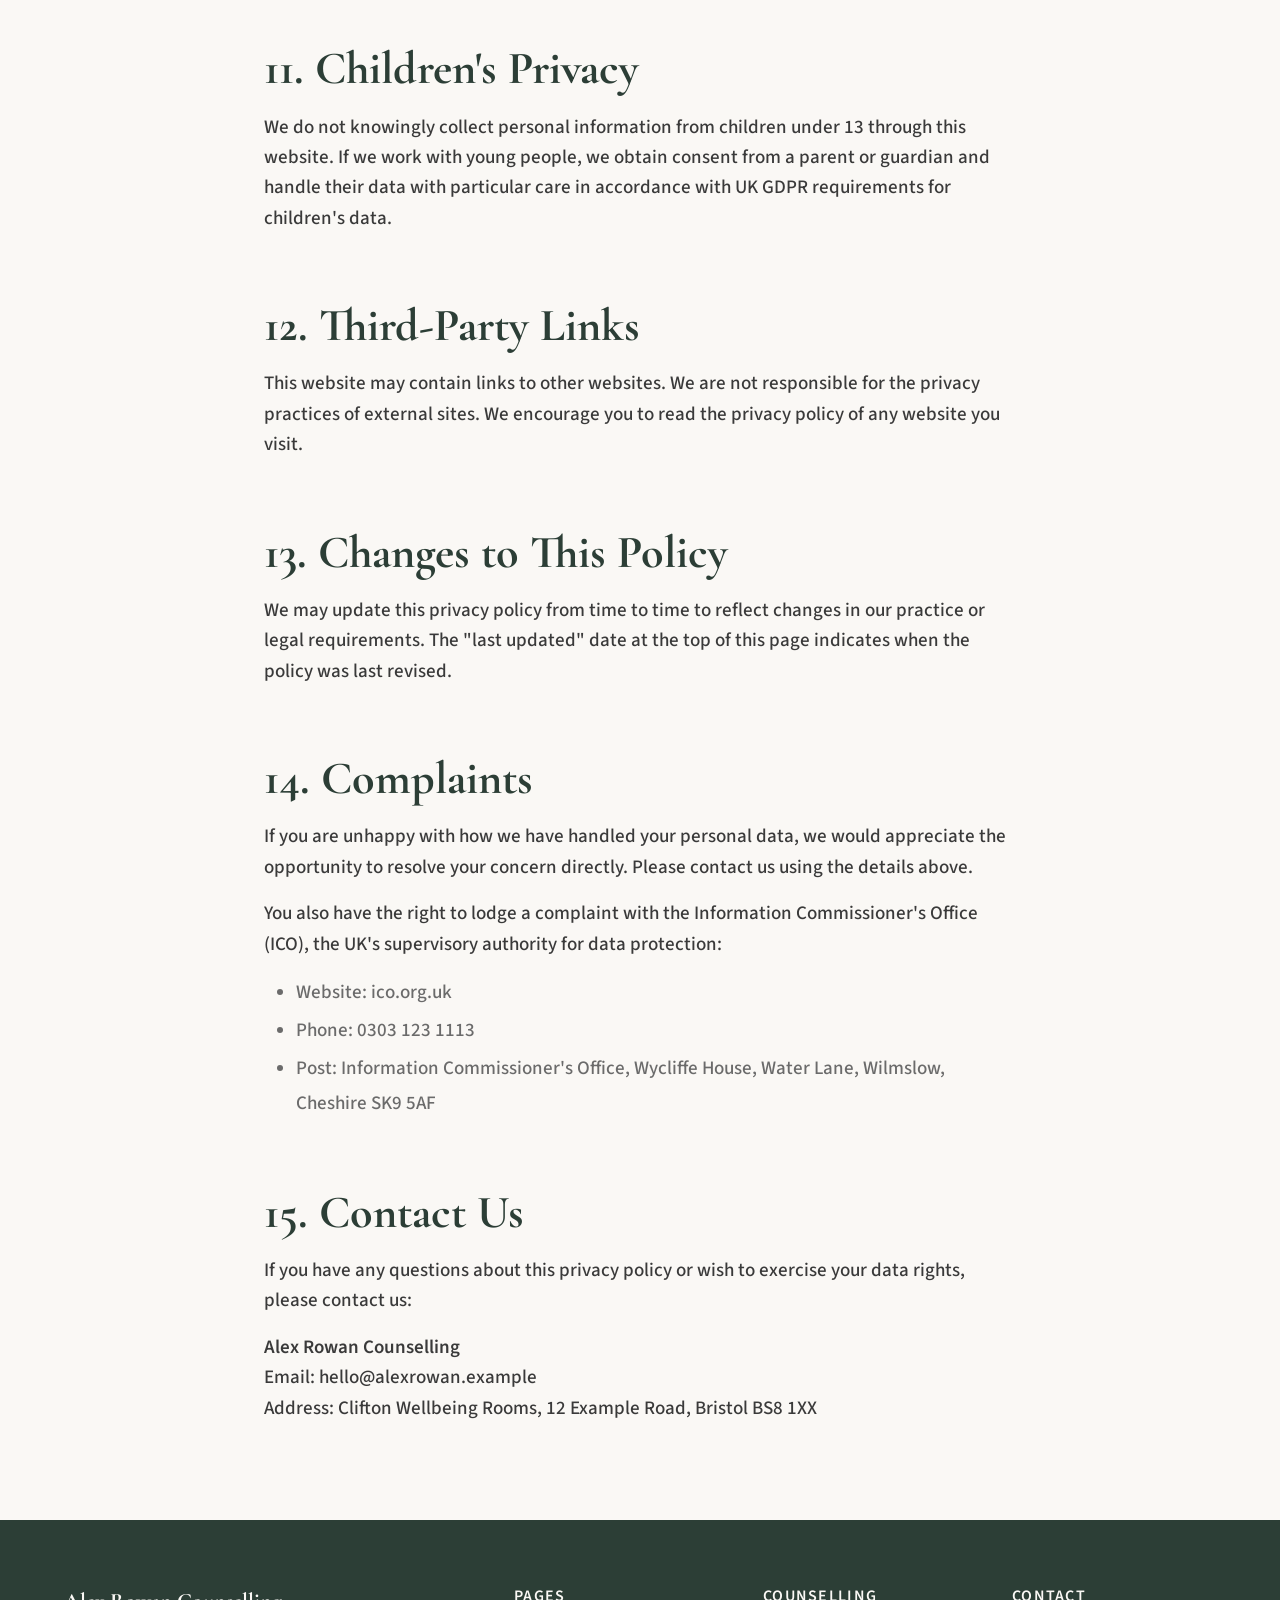
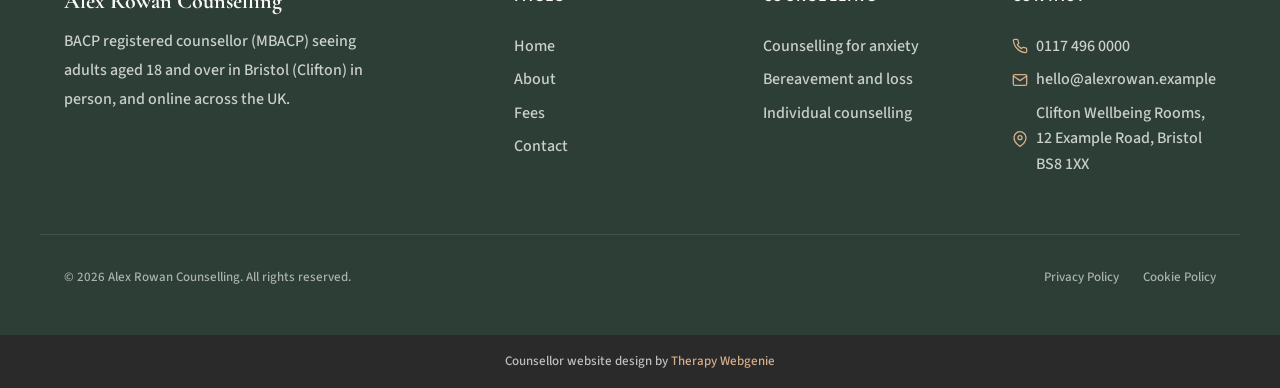
<file: privacy.html>
<!DOCTYPE html>
<html lang="en">
<head>
  <meta charset="UTF-8">
  <meta name="viewport" content="width=device-width, initial-scale=1.0">
  <meta name="description" content="Privacy policy for Alex Rowan Counselling.">
  <meta name="author" content="Alex Rowan Counselling">
  <meta name="robots" content="noindex">
  <title>Privacy Policy | Alex Rowan Counselling</title>




  <link rel="icon" href="images/favicon.png" type="image/png" sizes="96x96">
  <link rel="apple-touch-icon" href="images/apple-touch-icon.png">

  <link rel="preconnect" href="https://fonts.googleapis.com">
  <link rel="preconnect" href="https://fonts.gstatic.com" crossorigin>

  <link rel="stylesheet" href="css/base.css">
  <link rel="stylesheet" href="css/components.css">
  <link rel="stylesheet" href="css/theme.css">
  <!-- PROFILE:schema -->
  <!-- /PROFILE:schema -->
</head>
<body>

  <a href="#main" class="skip-link">Skip to main content</a>

  <!-- SECTION: nav -->
  <nav class="nav" role="navigation" aria-label="Main navigation">
    <div class="container nav__inner">
      <a href="./" class="nav__brand">
        <!-- PROFILE:logo --><!-- /PROFILE:logo -->
        <span class="nav__name"><!-- PROFILE:site_title -->Alex Rowan Counselling<!-- /PROFILE:site_title --></span>
        <span class="nav__title"><!-- PROFILE:site_slogan -->Counselling in Bristol and online<!-- /PROFILE:site_slogan --></span>
      </a>
      <div class="nav__links">
        <a href="./" class="nav__link">Home</a>
        <a href="about.html" class="nav__link">About</a>
        <div class="nav__dropdown">
          <button class="nav__link nav__dropdown-trigger" aria-expanded="false">Counselling <svg class="nav__chevron" viewBox="0 0 24 24" fill="none" stroke="currentColor" stroke-width="2" stroke-linecap="round" stroke-linejoin="round"><polyline points="6 9 12 15 18 9"></polyline></svg></button>
          <div class="nav__dropdown-menu">
            <a href="counselling-for-anxiety.html" class="nav__link nav__link--child">Counselling for anxiety</a>
            <a href="bereavement-and-loss.html" class="nav__link nav__link--child">Bereavement and loss</a>
            <a href="individual-counselling.html" class="nav__link nav__link--child">Individual counselling</a>
          </div>
        </div>
        <a href="fees.html" class="nav__link">Fees</a>
        <a href="contact.html" class="nav__link">Contact</a>
        <a href="contact.html" class="btn btn--primary nav__cta">Book a free call</a>
      </div>
      <button class="nav__toggle" aria-label="Toggle menu" aria-expanded="false" aria-controls="mobile-menu">
        <span class="nav__toggle-bar"></span>
        <span class="nav__toggle-bar"></span>
        <span class="nav__toggle-bar"></span>
      </button>
    </div>
    <div class="nav__mobile" id="mobile-menu" role="menu">
      <a href="./" class="nav__link" role="menuitem">Home</a>
      <a href="about.html" class="nav__link" role="menuitem">About</a>
      <div class="nav__mobile-group">
        <div class="nav__mobile-parent">
          <a href="individual-counselling.html" class="nav__link" role="menuitem">Counselling</a>
          <button class="nav__mobile-expand" aria-expanded="false" aria-label="Show the counselling pages"><svg class="nav__chevron" viewBox="0 0 24 24" fill="none" stroke="currentColor" stroke-width="2" stroke-linecap="round" stroke-linejoin="round"><polyline points="6 9 12 15 18 9"></polyline></svg></button>
        </div>
        <div class="nav__mobile-children" hidden>
          <a href="counselling-for-anxiety.html" class="nav__link nav__link--child" role="menuitem">Counselling for anxiety</a>
          <a href="bereavement-and-loss.html" class="nav__link nav__link--child" role="menuitem">Bereavement and loss</a>
          <a href="individual-counselling.html" class="nav__link nav__link--child" role="menuitem">Individual counselling</a>
        </div>
      </div>
      <a href="fees.html" class="nav__link" role="menuitem">Fees</a>
      <a href="contact.html" class="nav__link" role="menuitem">Contact</a>
      <a href="contact.html" class="btn btn--primary" role="menuitem">Book a free call</a>
    </div>
  </nav>
  <!-- /SECTION: nav -->

  <main id="main">

    <!-- SECTION: page-header -->
    <section class="page-header">
      <div class="container">
        <h1>Privacy Policy</h1>
        <p>How we collect, use, and protect your personal information</p>
      </div>
    </section>
    <!-- /SECTION: page-header -->

    <!-- SECTION: privacy-content -->
    <section class="section">
      <div class="container container--narrow">
        <div class="legal-content">

          <p class="last-updated">Last updated: 29-10-2026</p>

          <h2>1. Introduction</h2>
          <p>This privacy policy explains how Alex Rowan Counselling ("we", "us", "our") collects, uses, stores, and protects your personal data when you use this website, contact us, or engage our services. We are committed to protecting your privacy and handling your data in accordance with the UK General Data Protection Regulation (UK GDPR) and the Data Protection Act 2018.</p>
          <p>We are the data controller for the personal information we collect. If you have any questions about this policy or how we handle your data, please contact us using the details below.</p>

          <h2>2. Data Controller</h2>
          <p><strong>Alex Rowan Counselling</strong><br>
          Clifton Wellbeing Rooms, 12 Example Road, Bristol BS8 1XX<br>
          Email: hello@alexrowan.example</p>

          <h2>3. What Information We Collect</h2>

          <h3>3.1 Information you provide directly</h3>
          <ul>
            <li><strong>Contact form submissions:</strong> Name, email address, phone number (optional), and the content of your message</li>
            <li><strong>Appointment bookings:</strong> Name, contact details, preferred dates and times</li>
            <li><strong>Session records:</strong> Notes, assessment information, and any information you share during sessions. This may be classified as special category data under UK GDPR</li>
            <li><strong>Payment information:</strong> Payment amounts, dates, and method of payment (we do not store card details)</li>
          </ul>

          <h3>3.2 Information collected automatically</h3>
          <ul>
            <li><strong>Website usage data:</strong> Pages visited, time spent on the site, referring website, and browser type. This data is collected via cookies and analytics tools and is anonymised where possible</li>
            <li><strong>Device information:</strong> IP address (anonymised), device type, operating system, and screen resolution</li>
          </ul>

          <h2>4. How We Use Your Information</h2>
          <p>We use your personal information for the following purposes:</p>
          <ul>
            <li>To respond to enquiries submitted through the contact form</li>
            <li>To schedule and manage appointments</li>
            <li>To provide our services and maintain appropriate records</li>
            <li>To process payments for sessions</li>
            <li>To communicate with you about your appointments (reminders, follow-ups)</li>
            <li>To comply with legal and regulatory obligations</li>
            <li>To improve this website and the services we offer</li>
          </ul>

          <h2>5. Legal Basis for Processing</h2>
          <p>We process your personal data on the following legal bases:</p>
          <ul>
            <li><strong>Consent:</strong> When you submit the contact form or sign up for communications, you consent to us processing your data for those purposes. You can withdraw consent at any time</li>
            <li><strong>Contract:</strong> Processing is necessary to provide the services you have requested and to manage our professional relationship</li>
            <li><strong>Legitimate interest:</strong> To improve our website and services, and to respond to your enquiries</li>
            <li><strong>Legal obligation:</strong> To comply with professional, legal, and regulatory requirements</li>
          </ul>

          <h2>6. How We Store and Protect Your Data</h2>
          <p>We take the security of your data seriously and implement appropriate technical and organisational measures to protect it, including:</p>
          <ul>
            <li>Records are stored securely in an encrypted, password-protected system</li>
            <li>Paper notes (if any) are kept in a locked filing cabinet</li>
            <li>Electronic communications are sent via secure, encrypted channels where possible</li>
            <li>Access to your data is limited to authorised personnel only</li>
            <li>This website uses SSL/TLS encryption to protect data transmitted through the contact form</li>
          </ul>

          <h2>7. How Long We Keep Your Data</h2>
          <ul>
            <li><strong>Contact form enquiries:</strong> Up to 12 months after your last communication, unless you become a client</li>
            <li><strong>Client records:</strong> 7 years after the end of our professional relationship, in line with industry guidelines and insurance requirements</li>
            <li><strong>Payment records:</strong> 7 years, as required by HMRC</li>
            <li><strong>Website analytics data:</strong> Anonymised data is retained for up to 26 months</li>
          </ul>

          <h2>8. Sharing Your Data</h2>
          <p>Your confidentiality is important to us. We will not share your personal information with third parties except in the following limited circumstances:</p>
          <ul>
            <li><strong>Legal requirement:</strong> If required by law or court order</li>
            <li><strong>Risk of harm:</strong> If we believe there is a serious risk of harm to you or another person, we may need to share relevant information with appropriate authorities</li>
            <li><strong>With your explicit consent:</strong> For example, if you ask us to share information with another professional</li>
            <li><strong>Service providers:</strong> We use third-party services for website hosting and email. These providers are GDPR-compliant and process data on our behalf under appropriate agreements</li>
          </ul>

          <h2>9. Cookies</h2>
          <p>This website uses cookies, which are small text files stored on your device, to improve your browsing experience and to understand how visitors use the site. For full details, see our <a href="cookies-policy.html">Cookie Policy</a>.</p>

          <h2>10. Your Rights</h2>
          <p>Under UK GDPR, you have the following rights regarding your personal data:</p>
          <ul>
            <li><strong>Right of access:</strong> You can request a copy of the personal data we hold about you</li>
            <li><strong>Right to rectification:</strong> You can ask us to correct any inaccurate or incomplete data</li>
            <li><strong>Right to erasure:</strong> You can request that we delete your personal data, subject to any legal or professional obligations we have to retain it</li>
            <li><strong>Right to restrict processing:</strong> You can ask us to limit how we use your data</li>
            <li><strong>Right to data portability:</strong> You can request your data in a structured, commonly used format</li>
            <li><strong>Right to object:</strong> You can object to our processing of your data in certain circumstances</li>
            <li><strong>Right to withdraw consent:</strong> Where processing is based on consent, you can withdraw it at any time without affecting the lawfulness of prior processing</li>
          </ul>
          <p>To exercise any of these rights, please contact us at hello@alexrowan.example. We will respond to your request within one month.</p>

          <h2>11. Children's Privacy</h2>
          <p>We do not knowingly collect personal information from children under 13 through this website. If we work with young people, we obtain consent from a parent or guardian and handle their data with particular care in accordance with UK GDPR requirements for children's data.</p>

          <h2>12. Third-Party Links</h2>
          <p>This website may contain links to other websites. We are not responsible for the privacy practices of external sites. We encourage you to read the privacy policy of any website you visit.</p>

          <h2>13. Changes to This Policy</h2>
          <p>We may update this privacy policy from time to time to reflect changes in our practice or legal requirements. The "last updated" date at the top of this page indicates when the policy was last revised.</p>

          <h2>14. Complaints</h2>
          <p>If you are unhappy with how we have handled your personal data, we would appreciate the opportunity to resolve your concern directly. Please contact us using the details above.</p>
          <p>You also have the right to lodge a complaint with the Information Commissioner's Office (ICO), the UK's supervisory authority for data protection:</p>
          <ul>
            <li>Website: ico.org.uk</li>
            <li>Phone: 0303 123 1113</li>
            <li>Post: Information Commissioner's Office, Wycliffe House, Water Lane, Wilmslow, Cheshire SK9 5AF</li>
          </ul>

          <h2>15. Contact Us</h2>
          <p>If you have any questions about this privacy policy or wish to exercise your data rights, please contact us:</p>
          <p><strong>Alex Rowan Counselling</strong><br>
          Email: hello@alexrowan.example<br>
          Address: Clifton Wellbeing Rooms, 12 Example Road, Bristol BS8 1XX</p>

        </div>
      </div>
    </section>
    <!-- /SECTION: privacy-content -->

  </main>

  <!-- SECTION: footer -->
  <footer class="footer">
    <div class="container footer__inner">
      <div class="footer__brand">
        <p class="footer__brand-name">Alex Rowan Counselling</p>
        <p class="footer__brand-text">BACP registered counsellor (MBACP) seeing adults aged 18 and over in Bristol (Clifton) in person, and online across the UK.</p>
      </div>
      <div class="footer__col">
        <p class="footer__heading">Pages</p>
        <div class="footer__links">
          <a href="./" class="footer__link">Home</a>
          <a href="about.html" class="footer__link">About</a>
          <a href="fees.html" class="footer__link">Fees</a>
          <a href="contact.html" class="footer__link">Contact</a>
        </div>
      </div>
      <div class="footer__col">
        <p class="footer__heading">Counselling</p>
        <div class="footer__links">
          <a href="counselling-for-anxiety.html" class="footer__link">Counselling for anxiety</a>
          <a href="bereavement-and-loss.html" class="footer__link">Bereavement and loss</a>
          <a href="individual-counselling.html" class="footer__link">Individual counselling</a>
        </div>
      </div>
      <div class="footer__col">
        <p class="footer__heading">Contact</p>
        <div class="footer__contact-item">
          <svg xmlns="http://www.w3.org/2000/svg" viewBox="0 0 24 24" fill="none" stroke="currentColor" stroke-width="2" stroke-linecap="round" stroke-linejoin="round"><path d="M22 16.92v3a2 2 0 0 1-2.18 2 19.79 19.79 0 0 1-8.63-3.07 19.5 19.5 0 0 1-6-6 19.79 19.79 0 0 1-3.07-8.67A2 2 0 0 1 4.11 2h3a2 2 0 0 1 2 1.72 12.84 12.84 0 0 0 .7 2.81 2 2 0 0 1-.45 2.11L8.09 9.91a16 16 0 0 0 6 6l1.27-1.27a2 2 0 0 1 2.11-.45 12.84 12.84 0 0 0 2.81.7A2 2 0 0 1 22 16.92z"></path></svg>
          <!-- PROFILE:phone_landline --><a href="tel:01174960000">0117 496 0000</a><!-- /PROFILE:phone_landline -->
        </div>
        <div class="footer__contact-item">
          <svg xmlns="http://www.w3.org/2000/svg" viewBox="0 0 24 24" fill="none" stroke="currentColor" stroke-width="2" stroke-linecap="round" stroke-linejoin="round"><path d="M4 4h16c1.1 0 2 .9 2 2v12c0 1.1-.9 2-2 2H4c-1.1 0-2-.9-2-2V6c0-1.1.9-2 2-2z"></path><polyline points="22,6 12,13 2,6"></polyline></svg>
          <!-- PROFILE:email --><a href="mailto:hello@alexrowan.example">hello@alexrowan.example</a><!-- /PROFILE:email -->
        </div>
        <div class="footer__contact-item">
          <svg xmlns="http://www.w3.org/2000/svg" viewBox="0 0 24 24" fill="none" stroke="currentColor" stroke-width="2" stroke-linecap="round" stroke-linejoin="round"><path d="M21 10c0 7-9 13-9 13s-9-6-9-13a9 9 0 0 1 18 0z"></path><circle cx="12" cy="10" r="3"></circle></svg>
          <!-- PROFILE:address --><span>Clifton Wellbeing Rooms, 12 Example Road, Bristol BS8 1XX</span><!-- /PROFILE:address -->
        </div>
      </div>
    </div>
    <div class="container footer__bottom">
      <p class="footer__copyright">&copy; 2026 Alex Rowan Counselling. All rights reserved.</p>
      <div class="footer__legal">
        <a href="privacy.html">Privacy Policy</a>
        <a href="cookies-policy.html">Cookie Policy</a>
      </div>
    </div>
  </footer>
  <!-- /SECTION: footer -->

  <div class="site-credit">
    <p>Counsellor website design by <a href="https://www.therapywebgenie.com/website-design/counsellors/" target="_blank" rel="noopener nofollow">Therapy Webgenie</a></p>
  </div>

  <!-- Cookie Consent -->
  <div class="cookie-banner" role="dialog" aria-label="Cookie consent">
    <div class="cookie-banner__inner">
      <p class="cookie-banner__text">We use cookies to improve your experience. See our <a href="cookies-policy.html">cookie policy</a> for details.</p>
      <div class="cookie-banner__buttons">
        <button class="cookie-banner__accept">Accept</button>
        <button class="cookie-banner__decline">Decline</button>
      </div>
    </div>
  </div>

  <!-- Back to Top -->
  <button class="back-to-top" aria-label="Back to top">
    <svg xmlns="http://www.w3.org/2000/svg" viewBox="0 0 24 24" fill="none" stroke="currentColor" stroke-width="2" stroke-linecap="round" stroke-linejoin="round"><polyline points="18 15 12 9 6 15"></polyline></svg>
  </button>

  <script src="js/main.js"></script>
</body>
</html>
</file>
<file: css/base.css>
/* =============================================
   BASE STYLES
   Reset, Custom Properties, Typography, Layout
   Theme colours & fonts are in theme.css
   ============================================= */

/* --- Custom Properties (non-theme) --- */
:root {
  --text-xs: 0.8125rem;
  --text-sm: 1rem;
  --text-base: 1.0625rem;
  --text-md: 1.1875rem;
  --text-lg: 1.375rem;
  --text-xl: 1.625rem;
  --text-2xl: 2rem;
  --text-3xl: 2.375rem;
  --text-4xl: 3rem;

  /* Heading sizes (overridable per font pairing in theme.css) */
  --text-h1: var(--text-3xl);          /* mobile: 38px */
  --text-h1-desktop: var(--text-4xl);  /* desktop: 48px */
  --text-h2: var(--text-2xl);          /* mobile: 32px */
  --text-h2-desktop: var(--text-3xl);  /* desktop: 38px */
  --text-h3: var(--text-xl);           /* mobile: 26px */
  --text-h3-desktop: 1.75rem;          /* desktop: 28px */

  --font-weight-normal: 400;
  --font-weight-medium: 500;
  --font-weight-semibold: 600;
  --font-weight-bold: 700;

  --line-height-tight: 1.2;
  --line-height-normal: 1.6;
  --line-height-relaxed: 1.8;

  /* Spacing */
  --space-xs: 0.25rem;
  --space-sm: 0.5rem;
  --space-md: 1rem;
  --space-lg: 1.5rem;
  --space-xl: 2rem;
  --space-2xl: 3rem;
  --space-3xl: 4rem;
  --space-4xl: 6rem;
  --space-5xl: 8rem;

  /* Layout */
  --container-max: 1200px;
  --container-narrow: 800px;
  --container-wide: 1400px;

  /* Border Radius */
  --radius-sm: 4px;
  --radius-md: 8px;
  --radius-lg: 12px;
  --radius-xl: 20px;
  --radius-full: 9999px;

  /* Shadows */
  --shadow-sm: 0 1px 3px rgba(0, 0, 0, 0.06);
  --shadow-md: 0 4px 12px rgba(0, 0, 0, 0.08);
  --shadow-lg: 0 8px 30px rgba(0, 0, 0, 0.1);
  --shadow-xl: 0 12px 40px rgba(0, 0, 0, 0.12);

  /* Transitions */
  --transition-fast: 150ms ease;
  --transition-base: 250ms ease;
  --transition-normal: 300ms ease;
  --transition-slow: 400ms ease;

  /* === v1.5 Aesthetic dials ===
     Per-site theme.css overrides these to flip a site's visual aesthetic
     (sharp / soft / brutalist / luxe / editorial). Defaults preserve the
     current "soft modern" look so existing sites are unchanged.
     Pills always read --aesthetic-radius-pill (fixed 999px) so they
     stay pill-shaped regardless of the dial. */
  --aesthetic-radius:        14px;
  --aesthetic-radius-pill:   999px;
  --aesthetic-shadow-card:   0 1px 3px rgba(0, 0, 0, 0.04), 0 4px 16px rgba(0, 0, 0, 0.06);
  --aesthetic-border-width:  1px;
}

/* --- Reset --- */
*,
*::before,
*::after {
  box-sizing: border-box;
  margin: 0;
  padding: 0;
}

html {
  font-size: 100%;
  scroll-behavior: smooth;
  -webkit-text-size-adjust: 100%;
}

body {
  font-family: var(--font-body);
  font-size: var(--text-md);
  font-weight: var(--font-weight-normal);
  line-height: var(--line-height-normal);
  color: var(--color-text);
  background-color: var(--color-bg);
  -webkit-font-smoothing: antialiased;
  -moz-osx-font-smoothing: grayscale;
}

img,
picture,
video {
  display: block;
  max-width: 100%;
  height: auto;
}

svg {
  display: block;
}

input,
button,
textarea,
select {
  font: inherit;
  color: inherit;
}

button {
  cursor: pointer;
  border: none;
  background: none;
}

a {
  color: inherit;
  text-decoration: none;
}

ul,
ol {
  list-style: none;
}

h1, h2, h3, h4, h5, h6 {
  font-family: var(--font-heading);
  color: var(--color-text-heading);
  line-height: var(--line-height-tight);
  font-weight: var(--font-weight-bold);
  margin-bottom: var(--space-md);
  /* v1.7.8 — a heading carrying a long unbreakable token (a domain, an email,
     a hyphen-free compound) has nowhere to wrap and pushes past its container,
     giving the whole PAGE horizontal scroll on mobile. Hit on touch-physique,
     where "Be Better with Bowen (bebetterwithbowen.co.uk)" took the document
     to 394px inside a 375px viewport. break-word (not anywhere) so it only
     engages when the word genuinely cannot fit on a line of its own — normal
     headings are untouched, and min-content sizing is left alone so grid and
     flex tracks do not resize. */
  overflow-wrap: break-word;
}

/* --- Typography --- */
h1 {
  font-size: var(--text-h1);
}

h2 {
  font-size: var(--text-h2);
  margin-bottom: var(--space-xl);
}

h3 {
  font-size: var(--text-h3);
}

h4 {
  font-size: var(--text-lg);
}

h5 {
  font-size: var(--text-md);
}

h6 {
  font-size: var(--text-base);
}

p {
  margin-bottom: var(--space-md);
}

p:last-child:not(.section-subtitle) {
  margin-bottom: 0;
}

strong {
  font-weight: var(--font-weight-semibold);
}

/* --- Layout Utilities --- */
.container {
  width: 100%;
  max-width: var(--container-max);
  margin-left: auto;
  margin-right: auto;
  padding-left: var(--space-lg);
  padding-right: var(--space-lg);
}

.container--narrow {
  max-width: var(--container-narrow);
}

.section {
  padding-top: var(--space-3xl);
  padding-bottom: var(--space-3xl);
}

.section--alt {
  background-color: var(--color-bg-alt);
}

/* Icons inside alt sections: swap bg-alt → surface so they remain visible */
.section--alt .card__icon,
.section--alt .icon-box__icon,
.section--alt .contact-info__icon,
.section--alt .service-detail__icon {
  background-color: var(--color-surface);
}

.section--dark {
  background-color: var(--color-bg-dark);
  color: var(--color-text-inverse);
}

.section--dark h2,
.section--dark h3,
.section--dark h4 {
  color: var(--color-text-inverse);
}

/* Grid */
.grid {
  display: grid;
  gap: var(--space-xl);
}

.grid--2 {
  grid-template-columns: 1fr;
}

.grid--3 {
  grid-template-columns: 1fr;
}

/* --- Buttons --- */
.btn {
  display: inline-flex;
  align-items: center;
  justify-content: center;
  gap: var(--space-sm);
  padding: var(--space-md) var(--space-xl);
  font-family: var(--font-body);
  font-size: var(--text-base);
  font-weight: var(--font-weight-medium);
  line-height: 1;
  border-radius: var(--btn-radius, var(--aesthetic-radius)); /* v1.7.20 hook: pill buttons */
  transition: all var(--transition-base);
  text-decoration: none;
  border: calc(var(--aesthetic-border-width) + 1px) solid transparent;
  white-space: nowrap;
}

.btn svg {
  width: 1em;
  height: 1em;
  flex-shrink: 0;
}

.btn--primary {
  background-color: var(--color-primary);
  color: var(--color-text-inverse);
  border-color: var(--color-primary);
}

.btn--primary:hover {
  background-color: var(--color-primary-dark);
  border-color: var(--color-primary-dark);
}

.btn--secondary {
  background-color: transparent;
  color: var(--color-primary);
  border-color: var(--color-primary);
}

.btn--secondary:hover {
  background-color: var(--color-primary);
  color: var(--color-text-inverse);
}

.btn--accent {
  background-color: var(--color-secondary);
  color: var(--btn-accent-text, var(--color-text-inverse)); /* v1.7.20: dark ink on a light accent */
  border-color: var(--color-secondary);
}

.btn--accent:hover {
  background-color: var(--color-secondary-dark);
  border-color: var(--color-secondary-dark);
  color: var(--btn-accent-hover-text, var(--color-text-inverse));
}

.btn--block {
  width: 100%;
}

/* --- Links --- */
.link {
  color: var(--color-primary);
  text-decoration: underline;
  text-underline-offset: 3px;
  transition: color var(--transition-fast);
}

.link:hover {
  color: var(--color-primary-dark);
}

/* --- Text Utilities --- */
.text-center {
  text-align: center;
}

.text-center h2 {
  margin-bottom: var(--space-xl);
}

.text-balance {
  text-wrap: balance;
}

.section-subtitle {
  font-size: var(--text-md);
  color: var(--color-text-light);
  max-width: 600px;
  margin-bottom: var(--space-2xl);
  line-height: var(--line-height-relaxed);
}

.text-center .section-subtitle {
  margin-left: auto;
  margin-right: auto;
}

.section-footer {
  margin-top: var(--space-2xl);
}

.section-label {
  display: inline-block;
  font-family: var(--font-body);
  font-size: var(--text-sm);
  font-weight: var(--font-weight-semibold);
  text-transform: uppercase;
  letter-spacing: 0.1em;
  color: var(--color-secondary-dark);
  margin-bottom: var(--space-sm);
}
/* v1.4 — pill variant: dark-navy bg, white text, compact (matches hero label) */
.section-label--pill {
  background-color: var(--color-secondary);
  color: var(--color-text-inverse);
  font-size: 0.65rem;
  font-weight: 700;
  letter-spacing: 0.12em;
  padding: 5px 13px;
  border-radius: 5px;
  margin-bottom: 14px;
}
.section-label--pill-accent { background-color: var(--color-accent); color: var(--color-text-inverse); }
.section-label--pill-primary { background-color: var(--color-primary); color: var(--color-text-inverse); }

/* --- Responsive Typography --- */
@media (min-width: 768px) {
  h1 {
    font-size: var(--text-h1-desktop);
  }

  h2 {
    font-size: var(--text-h2-desktop);
  }

  h3 {
    font-size: var(--text-h3-desktop);
  }

  .section {
    padding-top: var(--space-4xl);
    padding-bottom: var(--space-4xl);
  }
}

/* --- Responsive Grid --- */
@media (min-width: 768px) {
  .grid--2 {
    grid-template-columns: repeat(2, 1fr);
  }

  .grid--3 {
    grid-template-columns: repeat(2, 1fr);
  }
}

@media (min-width: 1024px) {
  .grid--3 {
    grid-template-columns: repeat(3, 1fr);
  }
}

/* --- Screen Reader Only --- */
.sr-only {
  position: absolute;
  width: 1px;
  height: 1px;
  padding: 0;
  margin: -1px;
  overflow: hidden;
  clip: rect(0, 0, 0, 0);
  white-space: nowrap;
  border-width: 0;
}
</file>
<file: css/components.css>
/* =============================================
   COMPONENT STYLES
   Nav, Hero, Cards, Testimonials, Forms, Footer
   ============================================= */

/* --- Skip Link --- */
.skip-link {
  position: absolute;
  top: -100%;
  left: var(--space-md);
  padding: var(--space-sm) var(--space-md);
  background: var(--color-primary);
  color: var(--color-text-inverse);
  border-radius: var(--radius-md);
  z-index: 1000;
  font-size: var(--text-sm);
}

.skip-link:focus {
  top: var(--space-sm);
}

/* =============================================
   NAVIGATION
   ============================================= */
.nav {
  position: relative;
  z-index: 100;
  background-color: var(--color-surface);
  border-bottom: 1px solid var(--color-border-light);
  transition: box-shadow var(--transition-base);
}

.nav--scrolled {
  box-shadow: var(--shadow-md);
}

.nav__inner {
  display: flex;
  align-items: center;
  justify-content: space-between;
  height: 72px;
  position: relative;
  z-index: 2;
}

.nav__brand {
  display: flex;
  flex-direction: column;
  gap: 2px;
}

.nav__logo {
  max-height: 70px;
  width: auto;
  object-fit: contain;
}

/* Logo beside title — add .nav__brand--inline to .nav__brand */
.nav__brand--inline {
  flex-direction: row;
  align-items: center;
  gap: var(--space-sm);
}

.nav__brand--inline .nav__brand-text {
  display: flex;
  flex-direction: column;
  gap: 2px;
}

.nav__name {
  font-family: var(--font-heading);
  font-size: var(--nav-name-size, var(--text-lg));
  font-weight: var(--font-weight-bold);
  color: var(--nav-name-color, var(--color-text-heading));
  line-height: 1.2;
}

.nav__title {
  font-size: var(--nav-title-size, var(--text-xs));
  color: var(--color-text-light);
  text-transform: var(--nav-title-transform, uppercase);
  letter-spacing: var(--nav-title-tracking, 0.08em);
}

.nav__links {
  display: none;
  gap: var(--space-xl);
  align-items: center;
}

.nav__link {
  font-size: var(--text-base);
  font-weight: var(--font-weight-medium);
  color: var(--color-text);
  transition: color var(--transition-fast);
  position: relative;
  padding: var(--space-xs) 0;
  white-space: nowrap;
}

.nav__link::after {
  content: '';
  position: absolute;
  bottom: -2px;
  left: 0;
  width: 0;
  height: 2px;
  background-color: var(--color-primary);
  transition: width var(--transition-base);
}

.nav__link:hover,
.nav__link--active {
  color: var(--color-primary);
}

.nav__link:hover::after,
.nav__link--active::after {
  width: 100%;
}

.nav__cta {
  font-size: var(--text-sm);
  padding: var(--space-sm) var(--space-lg);
  font-weight: 600;
}

/* Mobile Menu Toggle */
.nav__toggle {
  display: flex;
  flex-direction: column;
  gap: 5px;
  padding: var(--space-sm);
  z-index: 110;
}

.nav__toggle-bar {
  display: block;
  width: 24px;
  height: 2px;
  background-color: var(--color-text);
  border-radius: 2px;
  transition: all var(--transition-base);
  transform-origin: center;
}

.nav__toggle--open .nav__toggle-bar {
  background-color: var(--color-text-heading) !important;
}

.nav__toggle--open .nav__toggle-bar:nth-child(1) {
  transform: translateY(7px) rotate(45deg);
}

.nav__toggle--open .nav__toggle-bar:nth-child(2) {
  opacity: 0;
}

.nav__toggle--open .nav__toggle-bar:nth-child(3) {
  transform: translateY(-7px) rotate(-45deg);
}

/* Mobile Menu Overlay — slide in from right, full viewport coverage */
.nav__mobile {
  display: flex;
  position: fixed;
  inset: 0;
  background-color: var(--color-surface);
  z-index: 1;
  padding: calc(72px + var(--space-xl)) var(--space-lg) var(--space-xl);
  flex-direction: column;
  gap: var(--space-lg);
  overflow-y: auto;
  transform: translateX(100%);
  opacity: 0;
  visibility: hidden;
  transition: transform 0.35s cubic-bezier(0.4, 0, 0.2, 1),
              opacity 0.35s ease,
              visibility 0.35s;
}

/* When opened from the compact scroll header */
.nav__mobile--from-scroll {
  padding-top: calc(56px + var(--space-sm));
  z-index: 201;
}

.nav__mobile--open {
  transform: translateX(0);
  opacity: 1;
  visibility: visible;
}

.nav__mobile .nav__link,
.nav__mobile .btn {
  opacity: 0;
  transform: translateX(20px);
  transition: opacity 0.3s ease, transform 0.3s ease;
}

.nav__mobile--open .nav__link,
.nav__mobile--open .btn {
  opacity: 1;
  transform: translateX(0);
}

.nav__mobile--open > *:nth-child(1) { transition-delay: 0.05s; }
.nav__mobile--open > *:nth-child(2) { transition-delay: 0.1s; }
.nav__mobile--open > *:nth-child(3) { transition-delay: 0.15s; }
.nav__mobile--open > *:nth-child(4) { transition-delay: 0.2s; }
.nav__mobile--open > *:nth-child(5) { transition-delay: 0.25s; }
.nav__mobile--open > *:nth-child(6) { transition-delay: 0.3s; }
.nav__mobile--open > *:nth-child(7) { transition-delay: 0.35s; }

.nav__mobile .nav__link {
  font-size: var(--text-lg);
  padding: var(--space-sm) 0;
  border-bottom: 1px solid var(--color-border-light);
}

.nav__mobile .nav__link::after {
  display: none;
}

.nav__mobile .btn {
  margin-top: var(--space-md);
  text-align: center;
}

/* Two CTA buttons side by side in mobile menu */
.nav__mobile-ctas {
  display: flex;
  gap: var(--space-sm);
  margin-top: var(--space-md);
}

.nav__mobile-ctas .btn {
  flex: 1;
  text-align: center;
  margin-top: 0;
  padding: var(--space-sm);
}

/* WhatsApp button */
.btn--whatsapp {
  background-color: #2d7d52;
  border-color: #2d7d52;
  color: #ffffff;
}

.btn--whatsapp:hover {
  background-color: #246642;
  border-color: #246642;
  color: #ffffff;
}

@media (min-width: 1100px) {
  .nav__links {
    display: flex;
  }

  .nav__toggle {
    display: none;
  }
}

/* --- Nav Dropdowns (Desktop) --- */
.nav__dropdown {
  position: relative;
}

.nav__link--has-children {
  display: inline-flex;
  align-items: center;
  gap: 4px;
  background: none;
  border: none;
  cursor: pointer;
  font-family: inherit;
  font-size: inherit;
  font-weight: inherit;
  color: inherit;
  padding: 0;
}

.nav__chevron {
  width: 12px;
  height: 12px;
  transition: transform var(--transition-fast);
  flex-shrink: 0;
}

.nav__dropdown:hover .nav__chevron,
.nav__link--has-children[aria-expanded="true"] ~ .nav__dropdown-menu + .nav__chevron,
.nav__link--has-children[aria-expanded="true"] .nav__chevron {
  transform: rotate(180deg);
}

.nav__dropdown-trigger {
  display: inline-flex;
  align-items: center;
  gap: 4px;
  background: none;
  border: none;
  cursor: pointer;
  font-family: inherit;
  font-size: inherit;
  font-weight: inherit;
  color: inherit;
  padding: 0;
}

.nav__dropdown-trigger .nav__chevron {
  width: 12px;
  height: 12px;
  transition: transform var(--transition-fast);
  flex-shrink: 0;
}

.nav__dropdown:hover .nav__dropdown-trigger .nav__chevron {
  transform: rotate(180deg);
}

.nav__dropdown-menu {
  position: absolute;
  top: 100%;
  left: 50%;
  transform: translateX(-50%);
  min-width: 240px;
  background: var(--color-surface);
  border: 1px solid var(--color-border-light);
  border-radius: var(--radius-md, 8px);
  box-shadow: var(--shadow-lg);
  padding: var(--space-sm) 0;
  opacity: 0;
  visibility: hidden;
  transition: opacity var(--transition-fast), visibility var(--transition-fast);
  z-index: 110;
  margin-top: var(--space-xs);
}

.nav__dropdown:hover .nav__dropdown-menu {
  opacity: 1;
  visibility: visible;
}

.nav__dropdown-link,
.nav__dropdown-menu .nav__link--child {
  display: block;
  padding: var(--space-sm) var(--space-lg);
  font-size: var(--text-sm);
  color: var(--color-text);
  transition: background var(--transition-fast), color var(--transition-fast);
  white-space: nowrap;
  text-decoration: none;
}

.nav__dropdown-link:hover,
.nav__dropdown-menu .nav__link--child:hover {
  background: var(--color-bg);
  color: var(--color-primary);
}

.nav__dropdown-link--active {
  color: var(--color-primary);
  font-weight: 600;
}

/* --- Nav Mobile Sub-menus (Accordion) --- */
.nav__mobile-group {
  display: flex;
  flex-direction: column;
}

.nav__mobile-parent {
  display: flex;
  align-items: center;
  justify-content: space-between;
}

.nav__mobile-parent > .nav__link {
  flex: 1;
  cursor: default;
}

.nav__mobile-expand {
  padding: var(--space-sm);
  background: none;
  border: none;
  cursor: pointer;
  color: var(--color-text-light);
  transition: transform var(--transition-fast);
  display: flex;
  align-items: center;
}

.nav__mobile-expand[aria-expanded="true"] .nav__chevron {
  transform: rotate(180deg);
}

.nav__mobile-children {
  display: flex;
  flex-direction: column;
  padding-left: var(--space-lg);
}

.nav__mobile-children[hidden] {
  display: none;
}

.nav__link--child {
  font-size: var(--text-base);
  color: var(--color-text-light);
  padding: var(--space-xs) 0;
  border-bottom: 1px solid var(--color-border-light);
}

.nav__link--child:hover {
  color: var(--color-primary);
}

.nav__link--child::after {
  display: none;
}

/* =============================================
   NAVIGATION: TWO-TIER VARIANT
   Top bar (brand + contact info) + bottom bar (nav links)
   ============================================= */
.nav--two-tier {
  position: relative;
  z-index: 100;
  background-color: var(--color-surface);
  border-bottom: 1px solid var(--color-border-light);
  transition: box-shadow var(--transition-base);
  padding: var(--nav-two-tier-padding, 20px) 0; /* v1.7.20 hook */
}

.nav--two-tier.nav--scrolled {
  box-shadow: var(--shadow-md);
}

/* --- Top bar: brand left, contact info right --- */
.nav__top {
  display: flex;
  align-items: center;
  justify-content: space-between;
  padding-top: var(--nav-top-padding, 20px); /* v1.7.20 hook */
  padding-bottom: var(--space-sm);
}

.nav__contact {
  display: none;
  align-items: center;
  gap: var(--space-xl);
}

.nav__contact-item {
  display: flex;
  align-items: center;
  gap: var(--space-xs);
  font-size: var(--text-sm);
  color: var(--color-text-light);
  white-space: nowrap;
}

.nav__contact-item svg {
  width: 16px;
  height: 16px;
  flex-shrink: 0;
  color: var(--color-primary);
}

.nav__contact-item a {
  color: var(--color-text-light);
  font-weight: var(--font-weight-medium);
}

.nav__contact-item a:hover {
  color: var(--color-primary);
}

/* --- Bottom bar: nav links + CTA --- */
.nav__bottom {
  display: flex;
  align-items: center;
  justify-content: space-between;
  border-top: 1px solid var(--color-border-light);
  padding-top: var(--space-sm);
  padding-bottom: 20px;
}

.nav--two-tier .nav__links {
  display: none;
  gap: var(--space-lg);
  align-items: center;
  width: 100%;
}

.nav--two-tier .nav__cta {
  margin-left: auto;
}

.nav--two-tier .nav__link {
  font-size: var(--text-base);
}

/* Mobile: hamburger in top bar, not bottom */
.nav--two-tier .nav__toggle {
  display: flex;
  flex-direction: column;
  gap: 5px;
  padding: var(--space-sm);
  z-index: 110;
}

/* Two-tier mobile: hide bottom bar border, show only toggle */
.nav--two-tier .nav__bottom {
  border-top: none;
  padding: 0;
  position: absolute;
  right: var(--space-lg);
  top: var(--space-lg);
}

@media (min-width: 1100px) {
  .nav--two-tier .nav__bottom {
    position: static;
    border-top: 1px solid var(--color-border-light);
    padding-top: var(--space-sm);
    padding-bottom: var(--space-sm);
  }
}

/* v1.7.15 - below 1100px the bottom bar holds only the menu button, pinned
   24px from the top. A brand that wraps to two lines (canonburyclinic.co.uk)
   left the button level with the top of the name instead of beside it.
   Stretch the bar over the header's height and centre the button in it. */
@media (max-width: 1099px) {
  .nav--two-tier .nav__bottom {
    top: 0;
    bottom: 0;
    display: flex;
    align-items: center;
  }
}

.nav__top {
  position: relative;
}

/* Desktop breakpoint */
@media (min-width: 900px) {
  .nav__contact {
    display: flex;
  }
}

@media (min-width: 1100px) {
  .nav--two-tier .nav__links {
    display: flex;
  }

  .nav--two-tier .nav__toggle {
    display: none;
  }
}

/* Mobile menu for two-tier: needs more padding-top than single-tier nav */
.nav--two-tier .nav__mobile {
  top: 0;
  padding-top: 90px;
}

/* Contact info inside mobile menu */
.nav__mobile-contact {
  display: flex;
  flex-direction: column;
  gap: var(--space-sm);
  padding-top: var(--space-md);
  margin-top: var(--space-md);
  border-top: 1px solid var(--color-border-light);
}

.nav__mobile-contact .nav__contact-item {
  display: flex;
  font-size: var(--text-base);
}

/* Force readable dark colour on white overlay — overrides nav__contact-item a light colour */
.nav__mobile .nav__mobile-contact a,
.nav__mobile .nav__mobile-contact .nav__contact-item {
  color: var(--color-text);
}

@media (min-width: 900px) {
  .nav__mobile-contact {
    display: none;
  }
}

/* =============================================
   SCROLL-AWARE COMPACT HEADER
   Hidden by default. Slides in when user scrolls up
   after passing the main header. Shows brand + phone + hamburger.
   ============================================= */
.nav-scroll {
  position: fixed;
  top: 0;
  left: 0;
  right: 0;
  z-index: 200;
  background-color: var(--color-surface);
  border-bottom: 1px solid var(--color-border-light);
  box-shadow: var(--shadow-md);
  transform: translateY(-100%);
  opacity: 0;
  transition: transform 0.3s ease, opacity 0.3s ease;
  pointer-events: none;
}

.nav-scroll--visible {
  transform: translateY(0);
  opacity: 1;
  pointer-events: auto;
}

.nav-scroll__inner {
  display: flex;
  align-items: center;
  justify-content: space-between;
  height: 56px;
}

.nav-scroll__brand {
  display: flex;
  flex-direction: row;
  align-items: center;
  gap: var(--space-sm);
  min-width: 0;
}

.nav-scroll__brand-text {
  display: flex;
  flex-direction: column;
  gap: 2px;
  min-width: 0;
}

.nav-scroll__logo {
  height: 40px;
  width: auto;
  flex-shrink: 0;
  object-fit: contain;
}

.nav-scroll__name {
  font-family: var(--font-heading);
  font-size: var(--text-base);
  font-weight: var(--font-weight-bold);
  color: var(--color-text-heading);
  line-height: 1.2;
  white-space: nowrap;
  overflow: hidden;
  text-overflow: ellipsis;
}

.nav-scroll__title {
  font-size: 11px;
  color: var(--color-text-light);
  text-transform: uppercase;
  letter-spacing: 0.08em;
  line-height: 1.2;
}

/* v1.7.15 - on a phone the bar is 56px tall and the brand gets ~200px, so a
   long practice name was cut to "Canonb..." with the tagline squeezed into
   three 11px lines beside it (canonburyclinic.co.uk). Drop the tagline and
   let the name use two lines instead. */
@media (max-width: 479px) {
  .nav-scroll__title {
    display: none;
  }
  .nav-scroll__name {
    white-space: normal;
    display: -webkit-box;
    -webkit-line-clamp: 2;
    -webkit-box-orient: vertical;
  }
}

.nav-scroll__right {
  display: flex;
  align-items: center;
  gap: var(--space-lg);
}

.nav-scroll__phone {
  display: none;
  align-items: center;
  gap: var(--space-xs);
  font-size: var(--text-sm);
  font-weight: var(--font-weight-medium);
  color: var(--color-text);
  white-space: nowrap;
}

.nav-scroll__phone svg {
  width: 16px;
  height: 16px;
  flex-shrink: 0;
  color: var(--color-primary);
}

.nav-scroll__phone:hover {
  color: var(--color-primary);
}

/* Mobile: just phone icon, no text */
.nav-scroll__phone-icon {
  display: flex;
  align-items: center;
  color: var(--color-primary);
}

.nav-scroll__phone-icon svg {
  width: 20px;
  height: 20px;
}

/* WhatsApp icon in compact scroll header — mobile only */
.nav-scroll__wa-icon {
  display: flex;
  align-items: center;
  color: var(--color-primary);
}

.nav-scroll__wa-icon svg {
  width: 20px;
  height: 20px;
}

@media (min-width: 600px) {
  .nav-scroll__phone {
    display: flex;
  }

  .nav-scroll__phone-icon {
    display: none;
  }
}

.nav-scroll__toggle {
  display: flex;
  flex-direction: column;
  gap: 5px;
  padding: var(--space-sm);
  background: none;
  border: none;
  cursor: pointer;
}

.nav-scroll__toggle-bar {
  display: block;
  width: 22px;
  height: 2px;
  background-color: var(--color-text);
  border-radius: 2px;
  transition: all var(--transition-base);
  transform-origin: center;
}

/* Transform nav-scroll hamburger into X when from-scroll overlay is open */
body:has(.nav__mobile--from-scroll.nav__mobile--open) .nav-scroll__toggle-bar:nth-child(1) {
  transform: translateY(7px) rotate(45deg);
}

body:has(.nav__mobile--from-scroll.nav__mobile--open) .nav-scroll__toggle-bar:nth-child(2) {
  opacity: 0;
}

body:has(.nav__mobile--from-scroll.nav__mobile--open) .nav-scroll__toggle-bar:nth-child(3) {
  transform: translateY(-7px) rotate(-45deg);
}

/* =============================================
   HERO
   ============================================= */
.hero {
  position: relative;
  padding: var(--space-3xl) 0;
  overflow: hidden;
}

.hero__inner {
  display: grid;
  grid-template-columns: 1fr;
  gap: var(--space-2xl);
  align-items: center;
}

.hero__content {
  order: 2;
}

.hero__image-wrap {
  order: 1;
}

.hero__label {
  display: inline-block;
  font-size: var(--text-sm);
  font-weight: var(--font-weight-semibold);
  color: var(--color-secondary-dark);
  text-transform: uppercase;
  letter-spacing: 0.1em;
  margin-bottom: var(--space-md);
}

.hero__heading {
  font-size: var(--text-h1);
  margin-bottom: var(--space-lg);
  color: var(--color-text-heading);
}

.hero__text {
  font-size: var(--text-md);
  color: var(--color-text-light);
  line-height: var(--line-height-relaxed);
  margin-bottom: var(--space-xl);
  max-width: 540px;
}

.hero__ticks {
  list-style: none;
  padding: 0;
  margin: var(--space-lg) 0;
  display: flex;
  flex-wrap: wrap;
  gap: var(--space-sm);
}

.hero__ticks li {
  display: inline-flex;
  align-items: center;
  gap: var(--space-xs);
  font-size: var(--text-xs);
  font-weight: var(--font-weight-medium);
  color: var(--color-primary-dark);
  background-color: var(--color-bg-alt);
  padding: var(--space-xs) var(--space-md);
  border-radius: var(--radius-full);
  border: 1px solid var(--color-border);
  text-align: left;
  white-space: nowrap;
}

.hero__ticks svg {
  width: 16px;
  height: 16px;
  flex-shrink: 0;
  color: var(--color-primary);
}

.hero__actions {
  display: flex;
  flex-wrap: wrap;
  gap: var(--space-md);
  justify-content: var(--hero-actions-justify, center);
}

@media (min-width: 768px) {
  .hero__actions {
    justify-content: flex-start;
  }
}

.hero__image {
  width: 100%;
  aspect-ratio: 4 / 3;
  object-fit: cover;
  border-radius: var(--radius-lg);
  box-shadow: var(--shadow-lg);
}

.hero__image-placeholder {
  width: 100%;
  aspect-ratio: 4 / 3;
  border-radius: var(--radius-lg);
  background: linear-gradient(135deg, var(--color-primary-light) 0%, var(--color-primary) 100%);
  display: flex;
  align-items: center;
  justify-content: center;
  color: var(--color-text-inverse);
  font-size: var(--text-base);
  text-align: center;
  padding: var(--space-xl);
  box-shadow: var(--shadow-lg);
}

@media (min-width: 768px) {
  .hero {
    padding: var(--space-3xl) 0;
  }

  .hero__inner {
    grid-template-columns: 1fr 1fr;
    gap: var(--space-3xl);
  }

  .hero__content {
    order: 1;
  }

  .hero__image-wrap {
    order: 2;
  }

  .hero__heading {
    font-size: var(--text-h1-desktop);
  }
}

/* =============================================
   HERO VARIANTS
   Add class to <section class="hero hero--variant">
   Default (no modifier) = split layout
   ============================================= */

/* --- Fullwidth: background image, centered text overlay --- */
.hero--fullwidth {
  padding: var(--space-3xl) 0;
  min-height: 500px;
  display: flex;
  align-items: center;
  text-align: center;
  background: linear-gradient(135deg, var(--color-primary-dark) 0%, var(--color-primary) 50%, var(--color-primary-light) 100%);
  color: var(--color-text-inverse);
}

.hero--fullwidth .hero__inner {
  grid-template-columns: 1fr;
  justify-items: center;
}

.hero--fullwidth .hero__content {
  order: 1;
  max-width: 720px;
}

.hero--fullwidth .hero__image-wrap {
  display: none;
}

.hero--fullwidth .hero__label {
  color: var(--color-secondary-light);
}

.hero--fullwidth .hero__heading {
  color: var(--color-text-inverse);
}

.hero--fullwidth .hero__text {
  color: rgba(255, 255, 255, 0.85);
  margin-left: auto;
  margin-right: auto;
  max-width: 600px;
}

.hero--fullwidth .hero__actions {
  justify-content: center;
}

.hero--fullwidth .hero__ticks {
  justify-content: center;
}

.hero--fullwidth .hero__ticks li {
  color: rgba(255, 255, 255, 0.85);
  background-color: rgba(255, 255, 255, 0.12);
  border-color: rgba(255, 255, 255, 0.2);
}

.hero--fullwidth .hero__ticks svg {
  color: var(--color-secondary-light);
}

.hero--fullwidth .btn--primary {
  background-color: var(--color-secondary);
  border-color: var(--color-secondary);
  color: var(--color-text-inverse);
}

.hero--fullwidth .btn--primary:hover {
  background-color: var(--color-secondary-dark);
  border-color: var(--color-secondary-dark);
}

.hero--fullwidth .btn--secondary {
  color: var(--color-text-inverse);
  border-color: rgba(255, 255, 255, 0.5);
}

.hero--fullwidth .btn--secondary:hover {
  background-color: rgba(255, 255, 255, 0.15);
  border-color: var(--color-text-inverse);
}

@media (min-width: 768px) {
  .hero--fullwidth {
    padding: var(--space-3xl) 0;
    min-height: 600px;
  }

  .hero--fullwidth .hero__inner {
    grid-template-columns: 1fr;
  }
}

/* --- Minimal: premium light hero — centered, subtle texture, no image --- */
.hero--minimal {
  padding: var(--space-3xl) 0;
  text-align: center;
  background:
    radial-gradient(ellipse at 15% 80%, color-mix(in srgb, var(--color-secondary) 10%, transparent) 0%, transparent 50%),
    radial-gradient(ellipse at 85% 20%, color-mix(in srgb, var(--color-primary) 8%, transparent) 0%, transparent 50%),
    radial-gradient(ellipse at 50% 50%, color-mix(in srgb, var(--color-accent, var(--color-primary-light)) 5%, transparent) 0%, transparent 60%),
    linear-gradient(160deg, var(--color-bg) 0%, var(--color-bg-alt) 100%);
  position: relative;
  overflow: hidden;
}

.hero--minimal::before {
  content: '';
  position: absolute;
  top: -20%;
  right: -5%;
  width: 400px;
  height: 400px;
  border-radius: 50%;
  background: radial-gradient(circle, color-mix(in srgb, var(--color-primary) 6%, transparent) 0%, transparent 70%);
  pointer-events: none;
}

.hero--minimal::after {
  content: '';
  position: absolute;
  bottom: -15%;
  left: -5%;
  width: 350px;
  height: 350px;
  border-radius: 50%;
  background: radial-gradient(circle, color-mix(in srgb, var(--color-secondary) 8%, transparent) 0%, transparent 70%);
  pointer-events: none;
}

.hero--minimal .hero__inner {
  grid-template-columns: 1fr;
  justify-items: center;
  position: relative;
  z-index: 1;
}

.hero--minimal .hero__content {
  order: 1;
  max-width: 800px;
}

.hero--minimal .hero__image-wrap {
  display: none;
}

.hero--minimal .hero__label {
  display: inline-block;
  background: color-mix(in srgb, var(--color-primary) 12%, transparent);
  color: var(--color-primary-dark);
  padding: var(--space-xs) var(--space-lg);
  border-radius: var(--radius-full);
  font-size: var(--text-xs);
  font-weight: var(--font-weight-semibold);
  text-transform: uppercase;
  letter-spacing: 0.12em;
  margin-bottom: var(--space-lg);
}

.hero--minimal .hero__heading {
  font-size: var(--text-h1-desktop);
  margin-bottom: var(--space-xl);
}

.hero--minimal .hero__text {
  font-size: var(--text-lg);
  max-width: 600px;
  margin-left: auto;
  margin-right: auto;
}

.hero--minimal .hero__actions {
  justify-content: center;
}

.hero--minimal .hero__ticks {
  justify-content: center;
}

.hero--minimal .hero__ticks li {
  color: var(--color-primary-dark);
  background-color: rgba(0, 0, 0, 0.05);
  border-color: rgba(0, 0, 0, 0.1);
}

.hero--minimal .hero__ticks svg {
  color: var(--color-secondary-dark);
}

@media (min-width: 768px) {
  .hero--minimal {
    padding: var(--space-3xl) 0;
  }

  .hero--minimal::before {
    width: 600px;
    height: 600px;
  }

  .hero--minimal::after {
    width: 500px;
    height: 500px;
  }

  .hero--minimal .hero__heading {
    font-size: 3.5rem;
  }

  .hero--minimal .hero__inner {
    grid-template-columns: 1fr;
  }
}

/* --- Half: edge-to-edge 50/50 split, image bleeds to edge --- */
.hero--half {
  padding: 0;
  overflow: hidden;
}

.hero--half .hero__inner {
  display: grid;
  grid-template-columns: 1fr;
  gap: 0;
  max-width: 100%;
  padding: 0;
  align-items: stretch;
}

.hero--half .hero__image-wrap {
  order: 1;
  width: 100%;
  min-height: 300px;
  background-size: cover;
  background-position: center;
  background-repeat: no-repeat;
}

.hero--half .hero__image-placeholder,
.hero--half .hero__image {
  border-radius: 0;
  box-shadow: none;
  width: 100%;
  height: 100%;
  aspect-ratio: auto;
  object-fit: cover;
}

.hero--half .hero__content {
  order: 2;
  padding: var(--space-2xl) var(--space-lg);
  display: flex;
  flex-direction: column;
  justify-content: center;
}

.hero--half .hero__text {
  max-width: none;
}

@media (min-width: 768px) {
  .hero--half .hero__inner {
    grid-template-columns: 1fr 1fr;
    min-height: 560px;
  }
  /* v1.4 — column ratio modifiers (override the default 1fr 1fr) */
  .hero--half--text-wide .hero__inner   { grid-template-columns: 1.45fr 1fr; }
  .hero--half--image-wide .hero__inner  { grid-template-columns: 1fr 1.45fr; }

  .hero--half .hero__image-wrap {
    order: 1;
    min-height: auto;
  }

  .hero--half .hero__content {
    order: 2;
    padding: var(--space-3xl) var(--space-3xl) var(--space-3xl) var(--space-2xl);
  }
  /* v1.4 — flip image to the right (text-left layout) */
  .hero--half--image-right .hero__image-wrap { order: 2; }
  .hero--half--image-right .hero__content    { order: 1; }
}

/* v1.4 NOTE — .hero--half ships with a max-height: 85vh safety cap on
   .hero__inner / __image-wrap / __image / __content (defined later in this
   file). To opt out for a taller hero, set max-height: none on those four
   selectors in your theme.css — do this only when the design genuinely
   needs it; the cap exists to prevent the hero hiding the next section. */

@media (min-width: 1024px) {
  .hero--half .hero__content {
    padding: var(--space-4xl);
  }
}

/* --- Slope: hero with coloured background panel behind image + text --- */
.hero--slope-dark,
.hero--slope-light {
  padding: var(--space-3xl) 0;
}

.hero--slope-dark .hero__inner,
.hero--slope-light .hero__inner {
  position: relative;
  padding: 0;
}

/* Content needs padding on mobile since inner has none */
.hero--slope-dark .hero__content,
.hero--slope-light .hero__content {
  padding: var(--space-xl) var(--space-2xl) var(--space-2xl);
}

/* Hide label and ticks in slope heroes */
.hero--slope-dark .hero__label,
.hero--slope-light .hero__label,
.hero--slope-dark .hero__ticks,
.hero--slope-light .hero__ticks {
  display: none;
}

/* Smaller heading for slope */
.hero--slope-dark .hero__heading,
.hero--slope-light .hero__heading {
  font-size: clamp(1.75rem, 3vw, 2.5rem);
}

/* Dark slope: light text */
.hero--slope-dark .hero__heading {
  color: var(--color-text-inverse);
}

.hero--slope-dark .hero__text {
  color: rgba(255, 255, 255, 0.85);
}

.hero--slope-dark .btn--primary {
  background-color: var(--color-secondary);
  border-color: var(--color-secondary);
  color: var(--color-text-inverse);
}

.hero--slope-dark .btn--primary:hover {
  background-color: var(--color-secondary-dark);
  border-color: var(--color-secondary-dark);
}

.hero--slope-dark .btn--secondary {
  color: var(--color-text-inverse);
  border-color: rgba(255, 255, 255, 0.5);
}

.hero--slope-dark .btn--secondary:hover {
  background-color: rgba(255, 255, 255, 0.15);
  border-color: var(--color-text-inverse);
}

/* Coloured background panel — mobile: full coverage */
.hero--slope-dark .hero__inner::before,
.hero--slope-light .hero__inner::before {
  content: '';
  position: absolute;
  top: 0;
  bottom: 0;
  left: 0;
  right: 0;
  border-radius: var(--radius-lg);
  z-index: 0;
}

.hero--slope-dark .hero__inner::before {
  background: linear-gradient(135deg, var(--color-primary-dark) 0%, var(--color-primary) 100%);
}

.hero--slope-light .hero__inner::before {
  background: color-mix(in srgb, var(--color-primary) 12%, var(--color-bg));
}

/* Image */
.hero--slope-dark .hero__image-wrap,
.hero--slope-light .hero__image-wrap {
  order: 1;
  position: relative;
  z-index: 1;
}

.hero--slope-dark .hero__image-placeholder,
.hero--slope-dark .hero__image,
.hero--slope-light .hero__image-placeholder,
.hero--slope-light .hero__image {
  width: 100%;
  aspect-ratio: 4 / 3;
  object-fit: cover;
  border-radius: var(--radius-md);
  box-shadow: var(--shadow-lg);
}

/* Content — position + z-index */
.hero--slope-dark .hero__content,
.hero--slope-light .hero__content {
  order: 2;
  position: relative;
  z-index: 1;
}

@media (min-width: 768px) {
  .hero--slope-dark,
  .hero--slope-light {
    padding: var(--space-3xl) 0;
  }

  .hero--slope-dark .hero__inner,
  .hero--slope-light .hero__inner {
    display: grid;
    grid-template-columns: 45% 1fr;
    gap: var(--space-3xl);
    align-items: center;
    padding: var(--space-3xl);
    padding-left: 0;
    min-height: 400px;
  }

  /* Background panel shifts right — sits behind middle of image */
  .hero--slope-dark .hero__inner::before,
  .hero--slope-light .hero__inner::before {
    left: 20%;
    border-radius: 0 40px 0 0;
  }

  .hero--slope-dark .hero__content,
  .hero--slope-light .hero__content {
    order: 2;
    padding: 0;
  }

  /* Desktop image: flush to left edge, bottom-left radius only */
  .hero--slope-dark .hero__image-placeholder,
  .hero--slope-dark .hero__image,
  .hero--slope-light .hero__image-placeholder,
  .hero--slope-light .hero__image {
    aspect-ratio: auto;
    height: 100%;
    min-height: 320px;
    border-radius: 0 0 0 40px;
  }
}

/* --- Reverse modifier: flips image/text sides --- */

/* Classic (default split) reverse: image left, text right */
@media (min-width: 768px) {
  .hero.hero--reverse .hero__content {
    order: 2;
  }

  .hero.hero--reverse .hero__image-wrap {
    order: 1;
  }
}

/* Half (Split 50%) reverse: text left, image right */
@media (min-width: 768px) {
  .hero--half.hero--reverse .hero__image-wrap {
    order: 2;
  }

  .hero--half.hero--reverse .hero__content {
    order: 1;
    padding: var(--space-3xl) var(--space-2xl) var(--space-3xl) var(--space-3xl);
  }
}

@media (min-width: 1024px) {
  .hero--half.hero--reverse .hero__content {
    padding: var(--space-4xl);
  }
}

/* Slope reverse: image right, text left */
@media (min-width: 768px) {
  .hero--slope-dark.hero--reverse .hero__inner,
  .hero--slope-light.hero--reverse .hero__inner {
    grid-template-columns: 1fr 45%;
    padding-left: var(--space-3xl);
    padding-right: 0;
  }

  .hero--slope-dark.hero--reverse .hero__image-wrap,
  .hero--slope-light.hero--reverse .hero__image-wrap {
    order: 2;
  }

  .hero--slope-dark.hero--reverse .hero__content,
  .hero--slope-light.hero--reverse .hero__content {
    order: 1;
  }

  .hero--slope-dark.hero--reverse .hero__inner::before,
  .hero--slope-light.hero--reverse .hero__inner::before {
    left: 0;
    right: 20%;
    border-radius: 40px 0 0 0;
  }

  /* Reversed image: bottom-right radius only */
  .hero--slope-dark.hero--reverse .hero__image-placeholder,
  .hero--slope-dark.hero--reverse .hero__image,
  .hero--slope-light.hero--reverse .hero__image-placeholder,
  .hero--slope-light.hero--reverse .hero__image {
    border-radius: 0 0 40px 0;
  }
}

/* --- Image Hero: full-bleed background image with dark overlay --- */
.hero--image {
  position: relative;
  padding: var(--space-3xl) 0;
  min-height: 500px;
  display: flex;
  align-items: center;
  text-align: center;
  color: var(--color-text-inverse);
  background-color: var(--color-bg-dark);
  background-size: cover;
  background-position: center center;
  background-repeat: no-repeat;
  background-size: cover;
  background-position: center;
  background-repeat: no-repeat;
}

.hero--image::before {
  content: '';
  position: absolute;
  inset: 0;
  background: linear-gradient(180deg, rgba(0,0,0,0.55) 0%, rgba(0,0,0,0.4) 50%, rgba(0,0,0,0.6) 100%);
  z-index: 1;
}

.hero--image .hero__inner {
  position: relative;
  z-index: 2;
  grid-template-columns: 1fr;
  justify-items: center;
}

.hero--image .hero__content {
  order: 1;
  max-width: 720px;
}

.hero--image .hero__image-wrap {
  display: none;
}

.hero--image .hero__label {
  color: var(--color-secondary-light);
  /* v1.7.15 - the heading carries a shadow, the label did not, and a small
     gold line over a busy photograph was hard to read (canonburyclinic.co.uk). */
  text-shadow: 0 1px 3px rgba(0, 0, 0, 0.6), 0 0 14px rgba(0, 0, 0, 0.45);
}

.hero--image .hero__heading {
  color: #ffffff;
  text-shadow: 0 2px 8px rgba(0,0,0,0.3);
}

.hero--image .hero__text {
  color: rgba(255, 255, 255, 0.9);
  margin-left: auto;
  margin-right: auto;
  max-width: 600px;
}

.hero--image .hero__actions {
  justify-content: center;
}

.hero--image .hero__ticks {
  justify-content: center;
}

.hero--image .hero__ticks li {
  color: rgba(255, 255, 255, 0.9);
  background-color: rgba(255, 255, 255, 0.15);
  border-color: rgba(255, 255, 255, 0.25);
}

.hero--image .hero__ticks svg {
  color: var(--color-secondary-light);
}

.hero--image .btn--primary {
  background-color: var(--color-secondary);
  border-color: var(--color-secondary);
  color: var(--color-text-inverse);
}

.hero--image .btn--primary:hover {
  background-color: var(--color-secondary-dark);
  border-color: var(--color-secondary-dark);
}

.hero--image .btn--secondary {
  color: var(--color-text-inverse);
  border-color: rgba(255, 255, 255, 0.5);
}

.hero--image .btn--secondary:hover {
  background-color: rgba(255, 255, 255, 0.15);
  border-color: var(--color-text-inverse);
}

/* --- Image Left: text left-aligned --- */
.hero--image-left {
  text-align: left;
}

.hero--image-left .hero__inner {
  justify-items: start;
}

.hero--image-left .hero__content {
  max-width: 600px;
}

.hero--image-left .hero__text {
  margin-left: 0;
  margin-right: 0;
}

.hero--image-left .hero__actions {
  justify-content: flex-start;
}

.hero--image-left .hero__ticks {
  justify-content: flex-start;
}

/* --- Image Right: text right-aligned --- */
.hero--image-right {
  text-align: right;
}

.hero--image-right .hero__inner {
  justify-items: end;
}

.hero--image-right .hero__content {
  max-width: 600px;
}

.hero--image-right .hero__text {
  margin-left: auto;
  margin-right: 0;
}

.hero--image-right .hero__actions {
  justify-content: flex-end;
}

.hero--image-right .hero__ticks {
  justify-content: flex-end;
}

/* Extra top padding when transparent nav overlays the hero */
body:has(.nav--transparent) .hero--image {
  padding-top: calc(var(--space-3xl) + 140px);
}

@media (min-width: 768px) {
  .hero--image {
    padding: var(--space-4xl) 0;
    min-height: 85vh;
  }

  body:has(.nav--transparent) .hero--image {
    padding-top: calc(var(--space-4xl) + 140px);
  }
}

/* --- Banner Hero: contained, shorter image strip with overlay text --- */
.hero--banner {
  padding: 0;
}

.hero--banner .hero__inner {
  grid-template-columns: 1fr;
  gap: 0;
}

.hero--banner .hero__image-wrap {
  position: relative;
  order: 0;
  width: 100%;
  max-height: 400px;
  overflow: hidden;
  border-radius: var(--radius-lg);
}

.hero--banner .hero__image,
.hero--banner .hero__image-placeholder {
  width: 100%;
  height: 350px;
  object-fit: cover;
  border-radius: var(--radius-lg);
  aspect-ratio: auto;
}

.hero--banner .hero__content {
  order: 1;
  text-align: center;
  padding: var(--space-xl) 0;
}

.hero--banner .hero__heading {
  font-size: var(--text-h2-desktop);
}

.hero--banner .hero__text {
  max-width: 600px;
  margin-left: auto;
  margin-right: auto;
}

.hero--banner .hero__actions {
  justify-content: center;
}

.hero--banner .hero__ticks {
  justify-content: center;
}

@media (min-width: 768px) {
  .hero--banner .hero__image,
  .hero--banner .hero__image-placeholder {
    height: 400px;
  }
}

/* --- Showcase Hero: full-bleed image, frosted glass floating card --- */
/* No overlay — image shown at full vibrancy.
   Card tone:  .hero--showcase-dark  (dark frosted bg, light text)
               .hero--showcase-light (light frosted bg, dark text)
   Card align: .hero--showcase-left / -center / -right                */

.hero--showcase {
  position: relative;
  padding: 0;
  min-height: 500px;
  display: flex;
  align-items: center;
  background-color: var(--color-bg-dark);
  background-size: cover;
  background-position: center;
  background-repeat: no-repeat;
  overflow: hidden;
}

/* No overlay — that's the whole point */
.hero--showcase::before {
  display: none;
}

.hero--showcase .hero__inner {
  position: relative;
  z-index: 2;
  grid-template-columns: 1fr;
  width: 100%;
  padding: var(--space-xl);
}

.hero--showcase .hero__image-wrap {
  display: none;
}

.hero--showcase .hero__content {
  order: 1;
  max-width: 600px;
  padding: 40px;
  border-radius: 20px;
  backdrop-filter: blur(6px);
  -webkit-backdrop-filter: blur(6px);
}

/* Buttons and ticks must stay in 1 row — card should stay compact */
.hero--showcase .hero__actions {
  flex-wrap: nowrap;
}

.hero--showcase .hero__ticks {
  margin-bottom: 0;
}

/* --- Dark card (default) --- */
.hero--showcase-dark .hero__content {
  background: rgba(0, 0, 0, 0.55);
  color: #ffffff;
}

.hero--showcase-dark .hero__heading {
  color: #ffffff;
}

.hero--showcase-dark .hero__label {
  color: var(--color-secondary-light);
}

.hero--showcase-dark .hero__text {
  color: rgba(255, 255, 255, 0.9);
}

.hero--showcase-dark .hero__ticks li {
  color: rgba(255, 255, 255, 0.9);
  background: none;
  border: none;
  padding: var(--space-xs) 0;
  border-radius: 0;
}

.hero--showcase-dark .hero__ticks svg {
  color: var(--color-secondary-light);
}

.hero--showcase-dark .btn--primary {
  background-color: var(--color-secondary);
  border-color: var(--color-secondary);
  color: var(--color-text-inverse);
}

.hero--showcase-dark .btn--primary:hover {
  background-color: var(--color-secondary-dark);
  border-color: var(--color-secondary-dark);
}

.hero--showcase-dark .btn--secondary {
  color: #ffffff;
  border-color: rgba(255, 255, 255, 0.5);
}

.hero--showcase-dark .btn--secondary:hover {
  background-color: rgba(255, 255, 255, 0.15);
  border-color: #ffffff;
}

/* --- Light card --- */
.hero--showcase-light .hero__content {
  background: rgba(255, 255, 255, 0.65);
  color: var(--color-text);
}

.hero--showcase-light .hero__heading {
  color: var(--color-text-heading);
}

.hero--showcase-light .hero__label {
  color: var(--color-primary);
}

.hero--showcase-light .hero__text {
  color: var(--color-text);
}

.hero--showcase-light .hero__ticks li {
  color: var(--color-text);
  background: none;
  border: none;
  padding: var(--space-xs) 0;
  border-radius: 0;
}

.hero--showcase-light .hero__ticks svg {
  color: var(--color-primary);
}

.hero--showcase-light .btn--primary {
  background-color: var(--color-primary);
  border-color: var(--color-primary);
  color: var(--color-text-inverse);
}

.hero--showcase-light .btn--primary:hover {
  background-color: var(--color-primary-dark);
  border-color: var(--color-primary-dark);
}

.hero--showcase-light .btn--secondary {
  color: var(--color-text);
  border-color: var(--color-border);
}

.hero--showcase-light .btn--secondary:hover {
  background-color: rgba(0, 0, 0, 0.06);
  border-color: var(--color-text);
}

/* --- Card alignment --- */
/* Default (left) — card sits left */
.hero--showcase .hero__inner {
  justify-items: start;
}

.hero--showcase-center .hero__inner {
  justify-items: center;
}

.hero--showcase-center .hero__content {
  text-align: center;
  max-width: 720px;
}

.hero--showcase-center .hero__text {
  margin-left: auto;
  margin-right: auto;
}

.hero--showcase-center .hero__actions {
  justify-content: center;
}

.hero--showcase-center .hero__ticks {
  justify-content: center;
}

.hero--showcase-right .hero__inner {
  justify-items: end;
}

.hero--showcase-right .hero__content {
  text-align: right;
}

.hero--showcase-right .hero__actions {
  justify-content: flex-end;
}

.hero--showcase-right .hero__ticks {
  justify-content: flex-end;
}

/* Extra top padding when transparent nav overlays */
body:has(.nav--transparent) .hero--showcase {
  padding-top: 100px;
}

/* --- Mobile: card goes full-width at bottom --- */
@media (max-width: 767px) {
  .hero--showcase {
    min-height: 400px;
    align-items: flex-end;
  }

  .hero--showcase .hero__inner {
    padding: var(--space-md);
  }

  .hero--showcase .hero__content {
    max-width: 100%;
    padding: 28px;
  }

  /* Card is full-width on mobile — buttons and ticks can wrap */
  .hero--showcase .hero__actions,
  .hero--showcase .hero__ticks {
    flex-wrap: wrap;
  }

  /* Reset alignment on mobile — always left-aligned full-width */
  .hero--showcase-center .hero__inner,
  .hero--showcase-right .hero__inner {
    justify-items: stretch;
  }

  .hero--showcase-center .hero__content,
  .hero--showcase-right .hero__content {
    text-align: left;
  }

  .hero--showcase-center .hero__actions,
  .hero--showcase-right .hero__actions {
    justify-content: flex-start;
  }

  .hero--showcase-center .hero__ticks,
  .hero--showcase-right .hero__ticks {
    justify-content: flex-start;
  }
}

@media (min-width: 768px) {
  .hero--showcase {
    min-height: 650px;
  }

  .hero--showcase .hero__inner {
    padding: var(--space-2xl) var(--space-xl);
  }

  body:has(.nav--transparent) .hero--showcase {
    padding-top: 140px;
  }
}

/* =============================================
   NAV: TRANSPARENT OVERLAY
   Floats nav over hero on dark/image heroes.
   Add .nav--transparent + .nav--transparent-dark or .nav--transparent-light
   Supports custom bg via --nav-transparent-bg inline variable.
   JS removes it on scroll via nav-scroll.
   ============================================= */

/* --- Base: positioning only --- */
.nav--transparent {
  position: absolute;
  top: 0;
  left: 0;
  right: 0;
  z-index: 100;
  background-color: var(--nav-transparent-bg, transparent);
}

/* Dropdown menu always sits on white — dark text regardless of variant */
.nav--transparent .nav__dropdown-menu .nav__link {
  color: var(--color-text);
}

.nav--transparent .nav__dropdown-menu .nav__link:hover {
  color: var(--color-primary);
}

/* --- Dark variant: white text on dark/image backgrounds --- */
.nav--transparent-dark {
  border-bottom: 1px solid rgba(255, 255, 255, 0.1);
  background-color: var(--nav-transparent-bg, rgba(42, 42, 42, 0.54));
}

.nav--transparent-dark .nav__name,
.nav--transparent-dark .nav__link {
  color: var(--color-text-inverse);
}

.nav--transparent-dark .nav__title {
  color: rgba(255, 255, 255, 0.6);
}

.nav--transparent-dark .nav__link:hover,
.nav--transparent-dark .nav__link--active {
  color: var(--color-secondary-light);
}

.nav--transparent-dark .nav__link--active::after {
  background-color: var(--color-secondary-light);
}

.nav--transparent-dark .btn--primary {
  background-color: var(--color-secondary);
  border-color: var(--color-secondary);
}

.nav--transparent-dark .nav__toggle span,
.nav--transparent-dark .nav__toggle-bar {
  background-color: var(--color-text-inverse);
}

.nav--transparent-dark .nav__toggle {
  border-color: rgba(255, 255, 255, 0.3);
}

/* Mobile menu resets — overlay has a white background, so restore dark text */
.nav--transparent-dark .nav__mobile .nav__link {
  color: var(--color-text);
}

.nav--transparent-dark .nav__mobile .nav__link:hover,
.nav--transparent-dark .nav__mobile .nav__link--active {
  color: var(--color-primary);
}

.nav--transparent-dark .nav__mobile .nav__mobile-expand {
  color: var(--color-text);
}

.nav--transparent-dark .nav__mobile .nav__mobile-contact a,
.nav--transparent-dark .nav__mobile .nav__mobile-contact svg,
.nav--transparent-dark .nav__mobile .nav__mobile-contact .nav__contact-item {
  color: var(--color-text);
}

.nav--transparent-dark .nav__mobile .nav__toggle-bar {
  background-color: var(--color-text);
}

/* Two-tier dark */
.nav--two-tier.nav--transparent-dark {
  border-bottom: 1px solid rgba(255, 255, 255, 0.1);
}

.nav--two-tier.nav--transparent-dark .nav__top {
  border-bottom-color: rgba(255, 255, 255, 0.1);
}

.nav--two-tier.nav--transparent-dark .nav__brand-name,
.nav--two-tier.nav--transparent-dark .nav__name,
.nav--two-tier.nav--transparent-dark .nav__tagline,
.nav--two-tier.nav--transparent-dark .nav__contact-link,
.nav--two-tier.nav--transparent-dark .nav__contact-item a,
.nav--two-tier.nav--transparent-dark .nav__contact-item {
  color: var(--color-text-inverse);
}

.nav--two-tier.nav--transparent-dark .nav__contact-icon,
.nav--two-tier.nav--transparent-dark .nav__contact-item svg {
  color: var(--color-secondary-light);
}

/* --- Light variant: dark text on light overlay --- */
.nav--transparent-light {
  border-bottom: 1px solid var(--color-border-light);
  background-color: var(--nav-transparent-bg, rgba(255, 255, 255, 0.75));
}

.nav--transparent-light .nav__name,
.nav--transparent-light .nav__brand-name {
  color: var(--color-text-heading);
}

.nav--transparent-light .nav__title,
.nav--transparent-light .nav__tagline {
  color: var(--color-text-light);
}

.nav--transparent-light .nav__link {
  color: var(--color-text);
}

.nav--transparent-light .nav__link:hover,
.nav--transparent-light .nav__link--active {
  color: var(--color-primary);
}

.nav--transparent-light .nav__link--active::after {
  background-color: var(--color-primary);
}

.nav--transparent-light .btn--primary,
.nav--transparent-light .nav__cta {
  background-color: var(--color-primary);
  border-color: var(--color-primary);
  color: var(--color-text-inverse);
}

.nav--transparent-light .btn--primary:hover,
.nav--transparent-light .nav__cta:hover {
  background-color: var(--color-primary-dark);
  border-color: var(--color-primary-dark);
}

.nav--transparent-light .nav__toggle span,
.nav--transparent-light .nav__toggle-bar {
  background-color: var(--color-text-heading);
}

.nav--transparent-light .nav__toggle {
  border-color: var(--color-border);
}

/* Two-tier light */
.nav--two-tier.nav--transparent-light .nav__top {
  border-bottom-color: var(--color-border-light);
}

.nav--two-tier.nav--transparent-light .nav__contact-link,
.nav--two-tier.nav--transparent-light .nav__contact-item a,
.nav--two-tier.nav--transparent-light .nav__contact-item {
  color: var(--color-text);
}

.nav--two-tier.nav--transparent-light .nav__contact-icon,
.nav--two-tier.nav--transparent-light .nav__contact-item svg {
  color: var(--color-primary);
}

/* =============================================
   BRANDED NAV
   Solid primary-colour background with white text.
   Add .nav--branded to the <nav> element.
   Works with both default and two-tier layouts.
   ============================================= */
.nav--branded {
  background-color: var(--color-primary);
  border-bottom: 1px solid rgba(255, 255, 255, 0.1);
}

/* Brand name: white */
.nav--branded .nav__name {
  color: var(--color-text-inverse);
}

/* Strapline: secondary accent */
.nav--branded .nav__title {
  color: var(--color-secondary-light);
}

/* Nav links: white default */
.nav--branded .nav__link {
  color: var(--color-text-inverse);
}

/* Hover: secondary accent, active: stay white (underline provides the accent) */
.nav--branded .nav__link:hover {
  color: var(--color-secondary-light);
}

.nav--branded .nav__link--active {
  color: var(--color-text-inverse);
}

/* Active underline: secondary accent */
.nav--branded .nav__link--active::after {
  background-color: var(--color-secondary-light);
}

/* CTA button: secondary colour to stand out against primary bg */
.nav--branded .btn--primary,
.nav--branded .nav__cta {
  background-color: var(--color-secondary);
  border-color: var(--color-secondary);
  color: var(--color-text-inverse);
}

.nav--branded .btn--primary:hover,
.nav--branded .nav__cta:hover {
  background-color: var(--color-secondary-dark);
  border-color: var(--color-secondary-dark);
}

/* Hamburger: white bars */
.nav--branded .nav__toggle-bar {
  background-color: var(--color-text-inverse);
}

/* Dropdown menu: reset to white bg with dark text */
.nav--branded .nav__dropdown-menu {
  background-color: var(--color-surface);
}

.nav--branded .nav__dropdown-menu .nav__link,
.nav--branded .nav__dropdown-menu .nav__dropdown-link {
  color: var(--color-text);
}

.nav--branded .nav__dropdown-menu .nav__link:hover,
.nav--branded .nav__dropdown-menu .nav__dropdown-link:hover {
  color: var(--color-primary);
}

/* Mobile menu: white bg, restore dark text */
.nav--branded .nav__mobile .nav__link {
  color: var(--color-text);
}

.nav--branded .nav__mobile .nav__link:hover,
.nav--branded .nav__mobile .nav__link--active {
  color: var(--color-primary);
}

.nav--branded .nav__mobile .btn--primary {
  background-color: var(--color-primary);
  border-color: var(--color-primary);
}

/* --- Two-tier branded: uniform colour, subtle divider --- */
.nav--two-tier.nav--branded .nav__top {
  border-bottom-color: rgba(255, 255, 255, 0.1);
}

.nav--two-tier.nav--branded .nav__bottom {
  border-top: 1px solid rgba(255, 255, 255, 0.1);
}

.nav--two-tier.nav--branded .nav__contact-item a,
.nav--two-tier.nav--branded .nav__contact-item {
  color: var(--color-text-inverse);
}

/* Contact icons: secondary accent */
.nav--two-tier.nav--branded .nav__contact-item svg {
  color: var(--color-secondary-light);
}

/* Stat bar — hidden by default */
.hero__stats {
  display: none;
}

/* =============================================
   INTRO / WELCOME SECTION
   ============================================= */
.intro__inner {
  display: grid;
  grid-template-columns: 1fr;
  gap: var(--space-2xl);
  align-items: center;
}

.intro__image-wrap {
  background-size: cover;
  background-position: center;
  background-repeat: no-repeat;
  border-radius: var(--radius-lg);
  overflow: hidden;
  min-height: 400px;
}

.intro__image {
  width: 100%;
  aspect-ratio: 3 / 4;
  object-fit: cover;
  border-radius: var(--radius-lg);
  box-shadow: var(--shadow-md);
}

.intro__image-placeholder {
  width: 100%;
  aspect-ratio: 3 / 4;
  border-radius: var(--radius-lg);
  background: linear-gradient(135deg, var(--color-bg-alt) 0%, var(--color-border) 100%);
  display: flex;
  align-items: center;
  justify-content: center;
  font-size: var(--text-base);
  color: var(--color-text-light);
  text-align: center;
  padding: var(--space-xl);
}

.intro__text h2 {
  margin-bottom: var(--space-lg);
}

.intro__text p {
  color: var(--color-text-light);
  line-height: var(--line-height-relaxed);
}

.intro__text .btn {
  margin-top: var(--space-lg);
}

@media (min-width: 768px) {
  .intro__inner {
    grid-template-columns: 5fr 7fr;
    gap: var(--space-3xl);
  }
}

/* Reversed variant — text left, portrait right (narrower) */
.intro__inner--reversed {
  display: grid;
  grid-template-columns: 1fr;
  gap: var(--space-2xl);
  align-items: center;
}

@media (min-width: 768px) {
  .intro__inner--reversed {
    grid-template-columns: 2fr 1fr;
    gap: var(--space-3xl);
  }

  .intro__inner--reversed .intro__image-wrap {
    order: 2;
  }

  .intro__inner--reversed .intro__text {
    order: 1;
  }
}

/* =============================================
   CARDS
   ============================================= */
.card {
  display: flex;
  flex-direction: column;
  background-color: var(--color-surface);
  border-radius: var(--aesthetic-radius);
  padding: var(--space-xl);
  box-shadow: var(--aesthetic-shadow-card);
  border: var(--aesthetic-border-width) solid var(--color-border-light);
  transition: box-shadow var(--transition-base), transform var(--transition-base);
}

.card:hover {
  box-shadow: var(--shadow-md);
  transform: translateY(-2px);
}

.card__icon {
  width: 48px;
  height: 48px;
  border-radius: 50%;
  background-color: var(--color-bg-alt);
  display: flex;
  align-items: center;
  justify-content: center;
  margin-bottom: var(--space-lg);
  color: var(--color-primary);
}

/* On alt-background sections, icon needs contrast against card bg */
.section--alt .card__icon {
  background-color: var(--color-surface-alt);
}

.card__icon svg {
  width: 24px;
  height: 24px;
}

.card__date {
  font-family: var(--font-heading);
  font-size: var(--text-sm);
  color: var(--color-text-light);
  margin-bottom: var(--space-xs);
}

.card__title {
  font-size: var(--text-h3-desktop);
  margin-top: var(--space-xs);
  margin-bottom: var(--space-sm);
}

.card__text {
  color: var(--color-text-light);
  font-size: var(--text-base);
  line-height: var(--line-height-relaxed);
  flex-grow: 1;
}

.card__link {
  display: inline-flex;
  align-items: center;
  gap: var(--space-xs);
  margin-top: var(--space-md);
  font-size: var(--text-sm);
  font-weight: var(--font-weight-medium);
  color: var(--color-primary);
  transition: gap var(--transition-fast);
}

.card__link:hover {
  gap: var(--space-sm);
}

.card__link svg {
  width: 16px;
  height: 16px;
}

/* Service Card Variant */
.card--service {
  text-align: center;
  padding: var(--space-2xl) var(--space-xl);
}

.card--service .card__icon {
  margin-left: auto;
  margin-right: auto;
  width: 56px;
  height: 56px;
  border-radius: 50%;
}

.card--service .card__link {
  justify-content: center;
}

/* Clickable service cards (when wrapped in <a>) */
a.card--service {
  text-decoration: none;
  color: inherit;
  cursor: pointer;
}

a.card--service:hover .card__link {
  gap: var(--space-sm);
}

/* Feature Card Variant */
.card--feature {
  background-color: var(--color-surface);
  border: var(--aesthetic-border-width) solid var(--color-border-light);
  box-shadow: var(--aesthetic-shadow-card);
  padding: var(--space-xl);
  border-radius: var(--aesthetic-radius);
  text-align: center;
  transition: box-shadow 0.2s ease, transform 0.2s ease;
}

.card--feature:hover {
  box-shadow: 0 4px 12px rgba(0,0,0,0.08);
  transform: translateY(-2px);
}

.card--feature .card__icon {
  margin-left: auto;
  margin-right: auto;
}

/* On alt sections, swap surface → surface-alt so card still pops */
.section--alt .card--feature {
  background-color: var(--color-surface);
}

/* =============================================
   TESTIMONIALS
   ============================================= */
.testimonials {
  /* background controlled by .section / .section--alt — don't force here */
}

.testimonial {
  background-color: var(--color-surface);
  border-radius: var(--radius-lg);
  padding: var(--space-xl);
  box-shadow: var(--shadow-sm);
  position: relative;
}

.testimonial__quote {
  font-family: var(--font-body);
  font-size: var(--text-md);
  font-style: italic;
  line-height: var(--line-height-relaxed);
  color: var(--color-text);
  margin-bottom: var(--space-lg);
}

.testimonial__author {
  font-family: var(--font-heading);
  font-size: var(--text-base);
  font-weight: var(--font-weight-semibold);
  color: var(--color-text-heading);
  margin-bottom: var(--space-xs);
}

.testimonial__detail {
  font-family: var(--font-heading);
  font-size: var(--text-sm);
  color: var(--color-text-light);
  margin-bottom: 0;
}

.testimonial__stars {
  display: flex;
  gap: 2px;
  margin-bottom: var(--space-md);
  color: var(--color-secondary);
}

.testimonial__stars svg {
  width: 16px;
  height: 16px;
  fill: currentColor;
}

/* =============================================
   CTA BANNER
   ============================================= */
.cta-banner {
  background: linear-gradient(135deg, var(--color-primary-dark) 0%, var(--color-primary) 100%);
  color: var(--color-text-inverse);
  text-align: center;
}

.cta-banner h2 {
  color: var(--color-text-inverse);
  margin-bottom: var(--space-md);
}

.cta-banner p {
  color: rgba(255, 255, 255, 0.85);
  max-width: 540px;
  margin-left: auto;
  margin-right: auto;
  margin-bottom: var(--space-xl);
}

.cta-banner .btn--accent {
  font-size: var(--text-md);
  padding: var(--space-md) var(--space-2xl);
}

.cta-banner__buttons {
  display: flex;
  gap: var(--space-md);
  justify-content: center;
  flex-wrap: wrap;
}

.cta-banner .btn--secondary,
.section--dark .btn--secondary {
  color: var(--color-text-inverse);
  border-color: rgba(255, 255, 255, 0.5);
}

.cta-banner .btn--secondary:hover,
.section--dark .btn--secondary:hover {
  background-color: rgba(255, 255, 255, 0.15);
  color: var(--color-text-inverse);
  border-color: rgba(255, 255, 255, 0.8);
}

/* =============================================
   FORMS
   ============================================= */
.form {
  display: flex;
  flex-direction: column;
  gap: var(--space-lg);
  margin-top: var(--space-lg);
}

.form__group {
  display: flex;
  flex-direction: column;
  gap: var(--space-sm);
}

.form__label {
  font-size: var(--text-sm);
  font-weight: var(--font-weight-medium);
  color: var(--color-text-heading);
}

.form__label--required::after {
  content: ' *';
  color: var(--color-error);
}

.form__input,
.form__textarea,
.form__select {
  width: 100%;
  padding: var(--space-md);
  border: calc(var(--aesthetic-border-width) + 1px) solid #ced1d5;
  border-radius: var(--aesthetic-radius);
  background-color: var(--color-surface);
  color: var(--color-text);
  font-size: var(--text-base);
  font-family: inherit;
  transition: border-color var(--transition-fast), box-shadow var(--transition-fast);
}

/* Native dropdown options — never inherit colour from a dark parent like .final-cta */
.form__select option {
  color: var(--color-text);
  background-color: var(--color-surface);
}

.form__input:focus,
.form__textarea:focus,
.form__select:focus {
  outline: none;
  border-color: var(--color-primary);
  box-shadow: 0 0 0 3px color-mix(in srgb, var(--color-primary) 15%, transparent);
}

.form__input::placeholder,
.form__textarea::placeholder {
  color: var(--color-text-light);
  opacity: 0.6;
}

.form__textarea {
  min-height: 150px;
  resize: vertical;
}

.form__hint {
  font-size: var(--text-xs);
  color: var(--color-text-light);
}

.form__row {
  display: grid;
  grid-template-columns: 1fr;
  gap: var(--space-lg);
}

@media (min-width: 768px) {
  .form__row {
    grid-template-columns: 1fr 1fr;
  }
}

/* Contact Page Layout */
.contact-info__heading {
  font-size: var(--text-xl);
  margin-bottom: var(--space-lg);
}

.contact-info__intro {
  color: var(--color-text-light);
  margin-bottom: var(--space-xl);
  font-size: var(--text-sm);
  line-height: var(--line-height-relaxed);
}

.contact-form-card {
  padding: var(--space-2xl);
}

/* v1.7.12 - at phone width 48px of card padding left a 229px field inside a 327px card and the
   enquiry dropdown truncated its own selected value (Elspeth Campbell review, 2026-09-17). */
@media (max-width: 767px) {
  .contact-form-card {
    padding: var(--space-lg);
  }
}

.contact-form-card h2 {
  font-size: var(--text-xl);
  margin-bottom: var(--space-sm);
}

.contact-form-card > p {
  color: var(--color-text-light);
  font-size: var(--text-sm);
  margin-bottom: var(--space-xl);
}

.form__consent {
  font-size: var(--text-xs);
  color: var(--color-text-light);
  text-align: center;
}

/* Checkbox + label alignment */
.form__group--checkbox {
  display: flex;
  flex-direction: row;
  align-items: flex-start;
  gap: var(--space-sm);
}

.form__group--checkbox input[type="checkbox"] {
  margin-top: 4px;
  flex-shrink: 0;
  width: var(--form-check-size, auto); /* v1.7.20 hooks: a bigger tap target */
  height: var(--form-check-size, auto);
  accent-color: var(--form-check-accent, auto);
}

.form__group--checkbox label {
  font-size: var(--text-sm);
  color: var(--color-text);
  line-height: var(--line-height-normal);
  text-align: left;
}

.form__consent a {
  color: var(--color-primary);
  text-decoration: underline;
}

.map-placeholder {
  background: var(--color-border);
  border-radius: var(--radius-lg);
  height: 350px;
  display: flex;
  align-items: center;
  justify-content: center;
  color: var(--color-text-light);
  font-size: var(--text-base);
}

.contact-grid {
  display: grid;
  grid-template-columns: 1fr;
  gap: var(--space-2xl);
}

@media (min-width: 768px) {
  .contact-grid {
    grid-template-columns: 5fr 7fr;
    column-gap: var(--space-4xl);
    row-gap: var(--space-xl);
  }
}

.contact-info__item {
  display: flex;
  gap: var(--space-md);
  padding: var(--space-lg) 0;
  border-bottom: 1px solid var(--color-border-light);
}

.contact-info__item:last-child {
  border-bottom: none;
}

.contact-info__icon {
  flex-shrink: 0;
  width: 40px;
  height: 40px;
  border-radius: 50%;
  background-color: var(--color-bg-alt);
  display: flex;
  align-items: center;
  justify-content: center;
  color: var(--color-primary);
}

.contact-info__icon svg {
  width: 20px;
  height: 20px;
}

.contact-info__label {
  font-size: var(--text-base);
  font-weight: var(--font-weight-bold);
  color: var(--color-text-heading);
  margin-bottom: 4px;
}

.contact-info__value,
.contact-info__text {
  font-size: var(--text-sm);
  color: var(--color-text-light);
  line-height: var(--line-height-normal);
}

/* =============================================
   ABOUT PAGE
   ============================================= */
.about-hero {
  padding: var(--space-3xl) 0 var(--space-xl);
}

.about-hero__inner {
  display: grid;
  grid-template-columns: 1fr;
  gap: var(--space-2xl);
  align-items: stretch;
}

.about-hero h1,
.about-hero h2 {
  margin-bottom: var(--space-lg);
}

.about-hero__image-wrap {
  background-size: cover;
  background-position: center;
  background-repeat: no-repeat;
  min-height: 400px;
}

.about-hero__image {
  width: 100%;
  max-height: 100vh;
  aspect-ratio: auto;
  object-fit: cover;
  border-radius: 0;
}

.about-hero__image-placeholder {
  width: 100%;
  max-width: 400px;
  aspect-ratio: 3 / 4;
  border-radius: var(--radius-lg);
  background: linear-gradient(135deg, var(--color-primary-light) 0%, var(--color-primary) 100%);
  display: flex;
  align-items: center;
  justify-content: center;
  color: var(--color-text-inverse);
  font-size: var(--text-base);
  text-align: center;
  padding: var(--space-xl);
}

@media (min-width: 768px) {
  .about-hero {
    padding: 0;
    overflow: hidden;
  }

  .about-hero .container {
    max-width: 100%;
    padding: 0;
  }

  .about-hero__inner {
    grid-template-columns: 1fr 1fr;
    gap: 0;
  }

  .about-hero__image-wrap {
    overflow: hidden;
  }

  .about-hero__image {
    width: 100%;
    height: 100%;
    object-fit: cover;
    border-radius: 0;
  }

  .about-hero__inner > div:last-child {
    padding: var(--space-4xl);
  }
}

/* =============================================
   ABOUT: SPLIT THIRD
   1fr image (left) + 2fr text (right).
   Narrower image column than about-hero.
   Uses background-image for full-bleed coverage.
   ============================================= */
.about-split-third {
  padding: 0;
}

.about-split-third__inner {
  display: grid;
  grid-template-columns: 1fr;
  gap: var(--space-2xl);
  align-items: stretch;
}

.about-split-third h1,
.about-split-third h2 {
  margin-bottom: var(--space-lg);
}

.about-split-third__image-wrap {
  background-size: cover;
  background-position: center;
  background-repeat: no-repeat;
  min-height: 350px;
}

.about-split-third__text {
  padding: var(--space-2xl) var(--space-lg);
  display: flex;
  flex-direction: column;
  justify-content: center;
}

.about-split-third__text p {
  color: var(--color-text-light);
  line-height: var(--line-height-relaxed);
}

.about-split-third__text p + p {
  margin-top: var(--space-md);
}

@media (min-width: 768px) {
  .about-split-third {
    overflow: hidden;
  }

  .about-split-third__inner {
    grid-template-columns: 1fr 2fr;
    gap: 0;
  }

  .about-split-third__image-wrap {
    overflow: hidden;
    min-height: 500px;
  }

  .about-split-third__text {
    padding: var(--space-4xl);
  }
}

/* Qualifications */
.quals-list {
  display: grid;
  grid-template-columns: 1fr;
  gap: var(--space-md);
}

@media (min-width: 768px) {
  .quals-list {
    grid-template-columns: 1fr 1fr;
  }
}

.quals-list__item {
  display: flex;
  align-items: flex-start;
  gap: var(--space-md);
  padding: var(--space-md);
  background-color: var(--color-surface);
  border-radius: var(--radius-md);
  border: 1px solid var(--color-border-light);
}

.quals-list__icon {
  flex-shrink: 0;
  width: 32px;
  height: 32px;
  border-radius: var(--radius-full);
  background-color: transparent;
  color: var(--color-primary);
  display: flex;
  align-items: center;
  justify-content: center;
}

.quals-list__icon svg {
  width: 20px;
  height: 20px;
}

.quals-list__text {
  font-size: var(--text-sm);
  line-height: var(--line-height-normal);
}

.quals-list__text strong {
  display: block;
  color: var(--color-text-heading);
  margin-bottom: 2px;
}

/* Approach Section */
.approach-grid {
  display: grid;
  grid-template-columns: 1fr;
  gap: var(--space-lg);
  counter-reset: approach;
  max-width: 800px;
  margin-left: auto;
  margin-right: auto;
}

.approach-item {
  display: grid;
  grid-template-columns: auto 1fr;
  column-gap: var(--space-lg);
  row-gap: var(--space-xs);
  align-items: start;
  /* v1.7.7 — align-CONTENT, not just align-items. The card is stretched by the
     parent grid to match its tallest sibling, and without this the surplus
     height inflates the heading ROW rather than sitting below the content, so
     a short card shows an ~80px hole between its h3 and its body text. Only
     visible when items in a row have uneven text lengths, which is why the
     even-length theme-preview demo never showed it. */
  align-content: start;
  padding: var(--space-lg);
  background-color: var(--color-surface);
  border-radius: var(--radius-lg);
  border: 1px solid var(--color-border-light);
}

.approach-item__number {
  grid-row: 1 / span 2;
  width: 56px;
  height: 56px;
  border-radius: var(--radius-full);
  background-color: var(--color-primary);
  color: var(--color-text-inverse);
  display: flex;
  align-items: center;
  justify-content: center;
  font-family: var(--font-body);
  font-weight: 600;
  font-size: 1.25rem;
  line-height: 1;
}

.approach-item h3 {
  grid-column: 2;
  font-size: calc(var(--text-h3-desktop) * 0.8);
  margin: 0;
}

.approach-item p {
  grid-column: 2;
  font-size: var(--text-sm);
  color: var(--color-text-light);
  line-height: var(--line-height-relaxed);
  margin: 0;
}

@media (min-width: 768px) {
  .approach-grid {
    grid-template-columns: repeat(2, 1fr);
  }
}

/* =============================================
   SERVICES PAGE
   ============================================= */
/* Service section wrapper — use around each service block */
.service-section {
  padding: 96px 0;
  border-bottom: 2px solid var(--color-border);
}

.service-section:last-of-type {
  border-bottom: none;
}

.service-detail {
  display: grid;
  grid-template-columns: 1fr;
  gap: var(--space-md);
}

/* Inline icon + title header */
.service-detail__header {
  display: flex;
  align-items: center;
  gap: var(--space-md);
  margin-bottom: var(--space-md);
}

.service-detail__header .service-detail__icon {
  margin-bottom: 0;
}

.service-detail__header h2 {
  margin: 0;
}

.service-detail__icon {
  width: 64px;
  height: 64px;
  border-radius: 50%;
  background-color: var(--color-bg-alt);
  display: flex;
  align-items: center;
  justify-content: center;
  color: var(--color-primary);
  margin-bottom: var(--space-md);
}

.service-detail__icon svg {
  width: 32px;
  height: 32px;
}

.service-detail h2 {
  font-size: var(--text-xl);
  margin-bottom: var(--space-md);
}

/* v1.7.15 - .service-detail h2 is --text-xl (26px), but a bare h3 uses
   --text-h3 (26px on a phone, 28px on desktop), so FAQ questions under an h2
   in a post or service write-up were as big as, or bigger than, the heading
   above them (canonburyclinic.co.uk posts at 375px). Always a step smaller,
   and never larger than the site's own h3 size. */
.service-detail h3 {
  font-size: min(var(--text-lg), var(--text-h3));
}

@media (min-width: 768px) {
  .service-detail h3 {
    font-size: min(var(--text-lg), var(--text-h3-desktop));
  }
}

.service-detail p {
  color: var(--color-text-light);
  line-height: var(--line-height-relaxed);
  margin-bottom: var(--space-sm);
}

.service-detail p:last-of-type {
  margin-bottom: var(--space-md);
}

.service-detail ul {
  list-style: none;
  padding: 0;
  margin-top: var(--space-md);
}

.service-detail ul li {
  position: relative;
  padding-left: var(--space-xl);
  margin-bottom: var(--space-sm);
  /* v1.7.13 - inherit, not --text-sm. A post or service write-up puts a list
     straight after paragraphs, and at --text-sm the bullets read 16px against
     19px prose (canonburyclinic.co.uk blog posts, 2026-10-01). */
  font-size: inherit;
  color: var(--color-text-light);
  line-height: var(--line-height-normal);
}

.service-detail ul li::before {
  content: '';
  position: absolute;
  left: 0;
  /* Centred on the first line at any font size (was a fixed 7px). */
  top: calc(var(--line-height-normal) * 0.5em - 4px);
  width: 8px;
  height: 8px;
  border-radius: var(--radius-full);
  background-color: var(--color-primary-light);
}

/* Inline SVG checklist variant — hides default dots */
.service-detail ul.checklist li {
  display: flex;
  align-items: baseline;
  gap: var(--space-sm);
  padding-left: 0;
  font-size: var(--text-base);
  color: var(--color-text);
}

.service-detail ul.checklist li::before {
  display: none;
}

.service-detail ul.checklist li svg {
  width: 18px;
  height: 18px;
  min-width: 18px;
  color: var(--color-primary);
  position: relative;
  top: 2px;
}

/* =============================================
   SERVICES: SIDEBAR LAYOUT
   Two-column layout with sticky sidebar nav.
   Sidebar auto-generated by JS from page sections.
   Hidden on mobile, visible on desktop (1024px+).
   ============================================= */
.services-layout {
  display: grid;
  grid-template-columns: 1fr;
  gap: 0;
}

.services-sidebar {
  display: none;
}

@media (min-width: 1024px) {
  .services-layout {
    grid-template-columns: 1fr 260px;
    gap: var(--space-2xl);
    align-items: start;
  }

  .services-sidebar {
    display: block;
    position: sticky;
    top: 100px;
    align-self: start;
    margin-top: 96px;
    padding: var(--space-md);
    background: var(--color-surface);
    border-radius: var(--radius-lg);
    border: 1px solid var(--color-border-light);
    box-shadow: var(--shadow-sm);
    /* Cap height so long link lists can scroll within the sidebar
       instead of disappearing below the viewport when sticky */
    max-height: calc(100vh - 120px);
    overflow-y: auto;
    scrollbar-width: thin;
  }

  .services-sidebar::-webkit-scrollbar {
    width: 6px;
  }
  .services-sidebar::-webkit-scrollbar-thumb {
    background-color: var(--color-border);
    border-radius: 3px;
  }
}

.services-sidebar__heading {
  font-family: var(--font-heading);
  font-size: var(--text-sm);
  font-weight: var(--font-weight-semibold);
  text-transform: uppercase;
  letter-spacing: 0.05em;
  color: var(--color-text-light);
  margin-bottom: var(--space-md);
}

.services-sidebar__nav {
  display: flex;
  flex-direction: column;
  gap: var(--space-lg);
  margin-bottom: var(--space-xl);
}

.services-sidebar__link {
  display: block;
  padding: var(--space-sm) var(--space-md);
  font-size: var(--text-sm);
  color: var(--color-text-light);
  text-decoration: none;
  border-left: 3px solid transparent;
  border-radius: 0 var(--radius-sm) var(--radius-sm) 0;
  transition: all var(--transition-fast);
}

.services-sidebar__link:hover {
  color: var(--color-primary);
  background-color: var(--color-surface-alt);
}

.services-sidebar__link--active {
  color: var(--color-primary);
  font-weight: var(--font-weight-medium);
  border-left-color: var(--color-primary);
  background-color: var(--color-surface-alt);
}

.services-sidebar__btn {
  display: flex;
  width: 100%;
  justify-content: center;
  margin-top: var(--space-sm);
}

.services-sidebar__btn:first-of-type {
  margin-top: var(--space-lg);
}

/* Pricing */
.pricing-card {
  background-color: var(--color-surface);
  border: 2px solid var(--color-border-light);
  border-radius: var(--radius-lg);
  padding: var(--space-2xl);
  text-align: center;
  transition: border-color var(--transition-base), box-shadow var(--transition-base);
}

.pricing-card:hover {
  border-color: var(--color-primary-light);
  box-shadow: var(--shadow-md);
}

.pricing-card--featured {
  border-color: var(--color-primary);
  position: relative;
}

.pricing-card__badge {
  position: absolute;
  top: -12px;
  left: 50%;
  transform: translateX(-50%);
  background-color: var(--color-primary);
  color: var(--color-text-inverse);
  font-size: var(--text-xs);
  font-weight: var(--font-weight-semibold);
  padding: var(--space-xs) var(--space-lg);
  border-radius: var(--radius-full);
  text-transform: uppercase;
  letter-spacing: 0.05em;
}

.pricing-card h3 {
  font-size: calc(var(--text-h3-desktop) * 0.8);
  margin-bottom: var(--space-sm);
}

.pricing-card__price {
  font-family: var(--font-heading);
  font-size: var(--text-3xl);
  font-weight: var(--font-weight-bold);
  color: var(--color-text-heading);
  margin-bottom: var(--space-xs);
}

.pricing-card__duration {
  font-size: var(--text-sm);
  color: var(--color-text-light);
  margin-bottom: var(--space-xl);
}

.pricing-card__features {
  text-align: left;
  margin-bottom: var(--space-xl);
}

.pricing-card__features li {
  display: flex;
  align-items: center;
  gap: var(--space-sm);
  padding: var(--space-sm) 0;
  font-size: var(--text-sm);
  color: var(--color-text);
}

.pricing-card__features li svg {
  flex-shrink: 0;
  width: 16px;
  height: 16px;
  color: var(--color-success);
}

/* FAQ */
.faq-item {
  border-bottom: 1px solid var(--color-border-light);
  padding: var(--space-lg) 0;
}

.faq-item:first-child {
  padding-top: 0;
}

.faq-item__question {
  font-family: var(--font-heading);
  font-size: calc(var(--text-h3-desktop) * 0.8);
  font-weight: var(--font-weight-semibold);
  color: var(--color-text-heading);
  margin-bottom: var(--space-sm);
}

.faq-item__answer {
  font-size: var(--text-base);
  color: var(--color-text-light);
  line-height: var(--line-height-relaxed);
}

/* =============================================
   PRIVACY PAGE
   ============================================= */
.privacy-content {
  max-width: var(--container-narrow);
  margin: 0 auto;
}

.privacy-content h1 {
  margin-bottom: var(--space-md);
}

.privacy-content .last-updated {
  font-size: var(--text-sm);
  color: var(--color-text-light);
  margin-bottom: var(--space-2xl);
  padding-bottom: var(--space-xl);
  border-bottom: 1px solid var(--color-border-light);
}

.privacy-content h2 {
  font-size: var(--text-xl);
  margin-top: var(--space-2xl);
  margin-bottom: var(--space-md);
}

.privacy-content h3 {
  font-size: var(--text-md);
  margin-top: var(--space-lg);
  margin-bottom: var(--space-sm);
}

.privacy-content p {
  color: var(--color-text-light);
  line-height: var(--line-height-relaxed);
  font-size: var(--text-base);
}

.privacy-content ul {
  list-style: disc;
  padding-left: var(--space-xl);
  margin-bottom: var(--space-md);
}

.privacy-content ul li {
  font-size: var(--text-base);
  color: var(--color-text-light);
  line-height: var(--line-height-relaxed);
  margin-bottom: var(--space-xs);
}

.privacy-content a {
  color: var(--color-primary);
  text-decoration: underline;
  text-underline-offset: 3px;
}

.privacy-content a:hover {
  color: var(--color-primary-dark);
}

/* =============================================
   PAGE HEADER (inner pages)
   ============================================= */
.page-header {
  padding: var(--page-header-padding, 96px) 0; /* v1.7.20 hook: a site can tighten title bands on phones */
  background-color: var(--color-bg-alt);
  text-align: center;
}

.page-header h1 {
  margin-bottom: var(--space-sm);
}

.page-header p {
  font-size: var(--text-md);
  color: var(--color-text-light);
  max-width: 540px;
  margin: 0 auto;
}

@media (min-width: 768px) {
  .page-header {
    padding: var(--page-header-padding-desktop, var(--space-3xl)) 0;
  }
}

/* Dark coloured page header */
.page-header--dark {
  background: linear-gradient(135deg, var(--color-primary-dark) 0%, var(--color-primary) 100%);
  color: var(--color-text-inverse);
}

.page-header--dark h1 {
  color: var(--color-text-inverse);
}

.page-header--dark p {
  color: rgba(255, 255, 255, 0.85);
}

.page-header--dark .section-label {
  color: var(--color-secondary-light);
}

/* Breadcrumbs on a dark page-header.
   TWO NAMING CONVENTIONS ON PURPOSE - do not "tidy" either set away.
   PLURAL (.breadcrumbs__item / __separator / __item--active) is the real one:
   it is what blog-post.html, theme-preview.html and 44 client pages actually
   emit, and it is the set with base styling further down this file. Only the
   SINGULAR names (.breadcrumb__link / __current / __separator) were listed here
   originally, so they matched nothing and a dark header left the breadcrumbs in
   their default dark-on-dark colours, i.e. invisible. The singular selectors are
   retained purely so any hand-written markup using them keeps working.
   The anchor is overridden explicitly: .breadcrumbs__item a sets its own colour,
   so colouring only the parent item would never reach the link. */
.page-header--dark .breadcrumbs__item,
.page-header--dark .breadcrumb__link {
  color: rgba(255, 255, 255, 0.7);
}

.page-header--dark .breadcrumbs__item a {
  color: rgba(255, 255, 255, 0.85);
}

.page-header--dark .breadcrumbs__item a:hover {
  color: var(--color-text-inverse);
}

.page-header--dark .breadcrumbs__item--active,
.page-header--dark .breadcrumb__current {
  color: var(--color-text-inverse);
}

.page-header--dark .breadcrumbs__separator,
.page-header--dark .breadcrumb__separator {
  color: rgba(255, 255, 255, 0.4);
}

/* Image background page header */
.page-header--image {
  position: relative;
  background-size: cover;
  background-position: center;
  background-repeat: no-repeat;
  color: var(--color-text-inverse);
}

.page-header--image::before {
  content: '';
  position: absolute;
  inset: 0;
  background: linear-gradient(180deg, rgba(0,0,0,0.5) 0%, rgba(0,0,0,0.45) 100%);
}

.page-header--image .container {
  position: relative;
  z-index: 2;
}

.page-header--image h1 {
  color: var(--color-text-inverse);
  text-shadow: 0 2px 6px rgba(0,0,0,0.3);
}

.page-header--image p {
  color: rgba(255, 255, 255, 0.9);
}

/* Pill-style label on image page-headers for legibility on busy backgrounds */
.page-header--image .section-label {
  background-color: rgba(255, 255, 255, 0.92);
  color: var(--color-secondary-dark);
  padding: 0.4em 0.9em;
  border-radius: var(--radius-full);
  letter-spacing: 0.08em;
  box-shadow: 0 2px 6px rgba(0, 0, 0, 0.18);
}

/* Secondary meta line under subtitle (e.g. credentials strip on issue pages) */
.page-header__meta {
  margin-top: var(--space-sm);
  font-size: var(--text-sm);
  color: var(--color-text-light);
}

.page-header--image .page-header__meta {
  color: rgba(255, 255, 255, 0.75);
}

.page-header--dark .page-header__meta {
  color: rgba(255, 255, 255, 0.75);
}
/* v1.7.12 - button row under a page-header. A page-header used as a mid-page
   image band (Elspeth Campbell, 2026-09-17) had its button sitting flush on the
   paragraph because .page-header p carries margin: 0 auto. One slot owns the gap. */
.page-header__actions {
  display: flex;
  flex-wrap: wrap;
  gap: var(--space-md);
  justify-content: center;
  margin-top: var(--space-lg);
}

/* Breadcrumbs on an image page-header. Same two-convention story as
   .page-header--dark above - see the comment there before editing. */
.page-header--image .breadcrumbs__item,
.page-header--image .breadcrumb__link {
  color: rgba(255, 255, 255, 0.7);
}

.page-header--image .breadcrumbs__item a {
  color: rgba(255, 255, 255, 0.85);
}

.page-header--image .breadcrumbs__item a:hover {
  color: var(--color-text-inverse);
}

.page-header--image .breadcrumbs__item--active,
.page-header--image .breadcrumb__current {
  color: var(--color-text-inverse);
}

.page-header--image .breadcrumbs__separator,
.page-header--image .breadcrumb__separator {
  color: rgba(255, 255, 255, 0.4);
}

/* =============================================
   FOOTER
   ============================================= */
.footer {
  background-color: var(--color-bg-dark);
  color: var(--color-text-inverse);
  padding-top: var(--space-3xl);
  padding-bottom: var(--space-xl);
}

.footer__inner {
  display: grid;
  grid-template-columns: 1fr;
  gap: var(--space-2xl);
  padding-bottom: var(--space-2xl);
  border-bottom: 1px solid rgba(255, 255, 255, 0.1);
}

.footer__brand-name {
  font-family: var(--font-heading);
  font-size: var(--text-lg);
  font-weight: var(--font-weight-bold);
  margin-bottom: var(--space-sm);
}

.footer__brand-text {
  font-size: var(--text-sm);
  color: rgba(255, 255, 255, 0.75);
  line-height: var(--line-height-relaxed);
  max-width: 300px;
}

.footer__heading {
  font-family: var(--font-body);
  font-size: var(--text-sm);
  font-weight: var(--font-weight-semibold);
  text-transform: uppercase;
  letter-spacing: 0.08em;
  color: var(--color-text-inverse);
  margin-bottom: var(--space-lg);
}

.footer__links {
  display: flex;
  flex-direction: column;
  gap: var(--space-sm);
}

.footer__link {
  font-size: var(--text-sm);
  color: rgba(255, 255, 255, 0.75);
  transition: color var(--transition-fast);
}

.footer__link:hover {
  color: var(--color-text-inverse);
}

.footer__contact-item {
  display: flex;
  align-items: center;
  gap: var(--space-sm);
  font-size: var(--text-sm);
  color: rgba(255, 255, 255, 0.75);
  margin-bottom: var(--space-sm);
}

.footer__contact-item svg {
  flex-shrink: 0;
  width: 16px;
  height: 16px;
  color: var(--color-secondary-light);
}

.footer__bottom {
  display: flex;
  flex-direction: column;
  gap: var(--space-md);
  padding-top: var(--space-xl);
  text-align: center;
}

.footer__copyright {
  font-size: var(--text-xs);
  color: rgba(255, 255, 255, 0.6);
}

.footer__legal {
  display: flex;
  flex-wrap: wrap;
  gap: var(--space-xs) var(--space-lg);
  justify-content: center;
}

.footer__legal a {
  font-size: var(--text-xs);
  color: rgba(255, 255, 255, 0.6);
  transition: color var(--transition-fast);
}

.footer__legal a:hover {
  color: rgba(255, 255, 255, 0.9);
}

@media (min-width: 768px) {
  .footer__inner {
    grid-template-columns: 2fr 1fr 1fr 1fr;
  }

  .footer__bottom {
    flex-direction: row;
    justify-content: space-between;
    text-align: left;
  }
}

/* =============================================
   CONTENT: TEXT + IMAGE
   Generic reusable text-beside-image section.
   Default: image right. Add .split--reverse for image left.
   ============================================= */
.split {
  display: grid;
  grid-template-columns: 1fr;
  gap: var(--space-2xl);
  align-items: center;
}

.split__text h2 {
  margin-bottom: var(--space-md);
}

.split__text h3 {
  margin-bottom: var(--space-sm);
}

.split__text p {
  color: var(--color-text-light);
  line-height: var(--line-height-relaxed);
}

.split__text .btn,
.split__content .btn {
  margin-top: var(--space-lg);
}

.split__text .signature {
  font-family: var(--font-signature, var(--font-heading));
  font-size: var(--signature-size, var(--text-xl));
  font-style: var(--signature-style, italic);
  color: var(--color-text-heading);
  margin-top: var(--space-lg);
}

.split__image {
  width: 100%;
  border-radius: var(--radius-lg);
  object-fit: cover;
  box-shadow: var(--shadow-md);
}

.split__image--portrait {
  aspect-ratio: 3 / 4;
}

.split__image--landscape {
  aspect-ratio: 4 / 3;
}

.split__image--square {
  aspect-ratio: 1 / 1;
}

.split__image-placeholder {
  width: 100%;
  border-radius: var(--radius-lg);
  background: linear-gradient(135deg, var(--color-bg-alt) 0%, var(--color-border) 100%);
  display: flex;
  align-items: center;
  justify-content: center;
  font-size: var(--text-sm);
  color: var(--color-text-light);
  text-align: center;
  padding: var(--space-xl);
  aspect-ratio: 4 / 3;
}

@media (min-width: 768px) {
  .split {
    grid-template-columns: 1fr 1fr;
    gap: var(--space-3xl);
  }

  .split--reverse .split__text,
  .split--reverse .split__content {
    order: 2;
  }

  .split--reverse picture,
  .split--reverse .split__image,
  .split--reverse .split__image-placeholder {
    order: 1;
  }

  /* Wider text column */
  .split--text-wide {
    grid-template-columns: 7fr 5fr;
  }

  /* Wider image column */
  .split--image-wide {
    grid-template-columns: 5fr 7fr;
  }
}

/* =============================================
   SPLIT: FULL-BLEED
   Edge-to-edge image on one side, padded text on the other.
   Image fills 50% of viewport width with no gaps or rounding.
   Use .split--bleed-reverse to flip image to the right.
   ============================================= */
.split--bleed {
  display: grid;
  grid-template-columns: 1fr;
  align-items: center;
}

.split--bleed .split__image {
  width: 100%;
  aspect-ratio: 4 / 3;
  height: auto;
  max-height: 80vh;
  align-self: center;
  object-fit: cover;
  border-radius: 0;
}

.split--bleed .split__content {
  padding: var(--space-2xl) var(--space-lg);
}

.split--bleed .split__content h2 {
  margin-bottom: var(--space-lg);
}

/* Gap between consecutive containers within a section (e.g. intro para then content grid) */
.section .container + .container {
  margin-top: var(--space-2xl);
}

/* Remove section padding and margin so split--bleed truly reaches the edges */
.section:has(.split--bleed) {
  padding: 0;
  margin: 0;
}

/* v1.7.15 - a bleed column touches the viewport edge, and the reveal starts
   it 34px further out (translateX), so every bleed split with a column on the
   right gave the whole page a 34px sideways scroll until it animated in
   (canonburyclinic.co.uk about and laser-therapy pages). Clip the band, never
   html or body. */
.section:has(.split--bleed) {
  overflow-x: clip;
}

@media (min-width: 768px) {
  .split--bleed {
    grid-template-columns: 1fr 1fr;
    gap: 0;
    align-items: center;
  }

  .split--bleed .split__image {
    width: 100%;
    aspect-ratio: 4 / 3;
    height: auto;
    max-height: 80vh;
    object-fit: cover;
  }

  .split--bleed .split__content {
    padding: var(--space-4xl);
  }

  /* Reverse: image on right */
  .split--bleed-reverse {
    direction: rtl;
  }

  .split--bleed-reverse > * {
    direction: ltr;
  }
}

/* v1.7.16 - a bleed photo kept a fixed 4:3 box, so beside text taller than it
   (three paragraphs at 1280px) it floated mid-band with up to ~400px of empty
   half-band above and below (canonburyclinic.co.uk laser-therapy and about).
   The photo now fills the band's full height. min-height keeps the old 4:3
   height of a half-width column, so a band with short text looks as before.
   Covers both markups in the fleet: img as a direct child, or inside
   .split__image-wrap. */
@media (min-width: 768px) {
  .split--bleed {
    align-items: stretch;
  }

  .split--bleed > .split__content {
    align-self: center;
  }

  .split--bleed > .split__image,
  .split--bleed > .split__image-wrap {
    min-height: min(37.5vw, 80vh);
  }

  .split--bleed > .split__image {
    height: 100%;
    max-height: none;
    aspect-ratio: auto;
  }

  .split--bleed > .split__image-wrap {
    position: relative;
  }

  .split--bleed > .split__image-wrap > .split__image {
    position: absolute;
    inset: 0;
    height: 100%;
    max-height: none;
    aspect-ratio: auto;
  }
}

/* =============================================
   CONTENT: FULL-WIDTH TEXT
   Centered heading + text, no image.
   ============================================= */
.text-block {
  max-width: var(--container-narrow);
  margin-left: auto;
  margin-right: auto;
}

.text-block h2 {
  margin-bottom: var(--space-lg);
}

.text-block h3 {
  margin-bottom: var(--space-md);
}

.text-block p {
  color: var(--color-text-light);
  line-height: var(--line-height-relaxed);
}

.text-block--center {
  text-align: center;
}

.text-block .btn {
  margin-top: var(--space-lg);
}

/* =============================================
   CONTENT: STORY SPLIT
   Centered heading above, then h3 lead on the left
   with body paragraphs on the right.
   ============================================= */
.story-split {
  max-width: var(--container-wide);
  margin: 0 auto;
}

.story-split .text-center {
  margin-bottom: var(--space-2xl);
}

.story-split__body {
  display: grid;
  grid-template-columns: 1fr;
  gap: var(--space-xl);
  align-items: start;
}

.story-split__lead {
  line-height: var(--line-height-tight);
  color: var(--color-text-heading);
}

.story-split__lead h3 {
  font-weight: 400;
  line-height: 1.3em;
}

.story-split__content p {
  color: var(--color-text-light);
  line-height: var(--line-height-relaxed);
}

.story-split__content p + p {
  margin-top: var(--space-md);
}

@media (min-width: 768px) {
  .story-split__body {
    grid-template-columns: 1fr 1.5fr;
    gap: var(--space-2xl);
  }
}

/* =============================================
   CONTENT: TWO-COLUMN TEXT
   Heading spans full width, text splits into 2 cols.
   ============================================= */
.two-col-text h2 {
  margin-bottom: var(--space-xl);
}

.two-col-text__columns {
  display: grid;
  grid-template-columns: 1fr;
  gap: var(--space-xl);
}

.two-col-text__columns p {
  color: var(--color-text-light);
  line-height: var(--line-height-relaxed);
}

@media (min-width: 768px) {
  .two-col-text__columns {
    grid-template-columns: 1fr 1fr;
    gap: var(--space-2xl);
  }
}

/* =============================================
   CONTENT: STORY TEXT
   Centred header spanning full width, then a
   two-column layout: large pull-quote (left)
   and regular body text (right).
   ============================================= */
.story-text {
  max-width: var(--container-wide);
  margin: 0 auto;
}

.story-text__header {
  text-align: center;
  margin-bottom: var(--space-2xl);
}

.story-text__body {
  display: grid;
  grid-template-columns: 1fr;
  gap: var(--space-xl);
  align-items: start;
}

.story-text__quote {
  font-family: var(--font-heading);
  font-size: var(--text-xl);
  font-weight: 400;
  line-height: 1.4;
  font-style: italic;
  color: var(--color-text-heading);
}

.story-text__content p {
  color: var(--color-text-light);
  line-height: var(--line-height-relaxed);
}

.story-text__content p + p {
  margin-top: var(--space-md);
}

@media (min-width: 768px) {
  .story-text__header {
    margin-bottom: var(--space-3xl);
  }

  .story-text__body {
    grid-template-columns: 1fr 1.5fr;
    gap: var(--space-3xl);
  }
}

/* =============================================
   CONTENT: HIGHLIGHT BOX
   Stacked card: dark header on top (full width, centred),
   white body below (centred). Used for standout callouts.
   ============================================= */
.highlight-box {
  display: flex;
  flex-direction: column;
  border-radius: var(--radius-lg);
  overflow: hidden;
  box-shadow: var(--shadow-sm);
}

.highlight-box__heading {
  background-color: var(--color-primary);
  color: var(--color-text-inverse);
  padding: var(--space-lg) var(--space-xl);
  text-align: center;
}

.highlight-box__heading h2,
.highlight-box__heading h3,
.highlight-box__heading h4 {
  color: var(--color-text-inverse);
  font-size: var(--text-h3-desktop);
  line-height: var(--line-height-tight);
  margin: 0;
}

.highlight-box__content {
  background-color: var(--color-surface);
  padding: var(--space-lg) var(--space-xl);
  text-align: center;
  border: 1px solid var(--color-border-light);
  border-top: none;
  flex: 1;
}

/* --text-base, matching .card__text, so all secondary prose sits at one size.
   At --text-sm this dropped 19px body copy to 16px inside a callout that often
   sits directly under body copy, which reads as an inconsistent type scale. */
.highlight-box__content p {
  color: var(--color-text-light);
  line-height: var(--line-height-relaxed);
  font-size: var(--text-base);
  margin: 0 0 var(--space-md);
}

.highlight-box__content p:last-child {
  margin-bottom: 0;
}

.highlight-box__content .btn {
  margin-top: var(--space-md);
}

/* Secondary colour variant */
.highlight-box--secondary .highlight-box__heading {
  background-color: var(--color-secondary);
}

/* Accent colour variant */
.highlight-box--accent .highlight-box__heading {
  background-color: var(--color-accent);
}

/* Soft/muted variant */
.highlight-box--soft .highlight-box__heading {
  background-color: var(--color-bg-alt);
  color: var(--color-text-heading);
  text-align: left;
}

.highlight-box--soft .highlight-box__heading h2,
.highlight-box--soft .highlight-box__heading h3,
.highlight-box--soft .highlight-box__heading h4 {
  color: var(--color-text-heading);
}

.highlight-box--soft .highlight-box__content {
  text-align: left;
}

/* =============================================
   CONTENT: BLOCKQUOTE / PULL QUOTE
   Styled quote with left border accent.
   ============================================= */
.blockquote {
  position: relative;
  padding: var(--space-lg) var(--space-xl);
  margin: var(--space-xl) 0;
  background-color: var(--color-bg-alt);
  border-radius: 0 var(--radius-md) var(--radius-md) 0;
}

.blockquote__text {
  font-family: var(--font-heading);
  font-size: var(--text-lg);
  font-style: italic;
  line-height: var(--line-height-relaxed);
  color: var(--color-text);
}

.blockquote__cite {
  display: block;
  margin-top: var(--space-md);
  font-family: var(--font-body);
  font-size: var(--text-sm);
  font-style: normal;
  font-weight: var(--font-weight-semibold);
  color: var(--color-text-heading);
}

/* Large centered pull quote variant */
.blockquote--pull {
  border-left: none;
  text-align: center;
  padding: var(--space-2xl);
  background: transparent;
  max-width: var(--container-narrow);
  margin-left: auto;
  margin-right: auto;
}

.blockquote--pull::before {
  content: '\201C';
  display: block;
  font-family: var(--font-heading);
  font-size: 4rem;
  line-height: 1;
  color: var(--color-primary-light);
  margin-bottom: var(--space-sm);
}

.blockquote--pull .blockquote__text {
  font-size: var(--text-xl);
}

/* =============================================
   CONTENT: CHECKLIST
   Tick-icon list items. Used for features,
   benefits, qualifications, conditions lists.
   ============================================= */
.checklist {
  list-style: none;
  padding: 0;
  display: flex;
  flex-direction: column;
  gap: var(--space-sm);
}

/* v1.7.7 — a checklist followed by more content collided with it (0px where
   the normal paragraph gap is 16px), because the list carries no bottom
   margin. Two exclusions, both load-bearing:
     :not(:last-child)          — a checklist that ENDS its container keeps
                                  margin 0, so no existing layout shifts.
     :not(.checklist-grid) >    — inside .checklist-grid the lists are siblings
                                  spaced by the grid's own `gap`; adding a
                                  margin there double-spaces and grew the grid
                                  by 16px (measured 290 -> 306 in
                                  theme-preview). The first, unscoped version of
                                  this rule DID regress it. */
:not(.checklist-grid) > .checklist:not(:last-child) {
  margin-bottom: var(--space-md);
}

/* Checklist items that use inline SVG instead of ::before — constrain SVG size */
.checklist > li {
  display: flex;
  align-items: flex-start;
  gap: var(--space-sm);
  /* v1.7.15 - inherit, not --text-base: a checklist follows a paragraph and
     read 17px against 19px (canonburyclinic.co.uk laser-therapy.html). */
  font-size: inherit;
  color: var(--color-text);
  line-height: var(--line-height-normal);
}

.checklist > li > svg {
  width: 20px;
  height: 20px;
  min-width: 20px;
  flex-shrink: 0;
  color: var(--color-primary);
  margin-top: 4px;
}

.checklist__item {
  display: flex;
  align-items: flex-start;
  gap: var(--space-sm);
  font-size: inherit;
  color: var(--color-text);
  line-height: var(--line-height-normal);
}

.checklist__item::before {
  content: '';
  flex-shrink: 0;
  width: 20px;
  height: 20px;
  margin-top: 2px;
  border-radius: var(--radius-full);
  background-color: var(--color-primary);
  background-image: url("data:image/svg+xml,%3Csvg xmlns='http://www.w3.org/2000/svg' viewBox='0 0 24 24' fill='none' stroke='white' stroke-width='3' stroke-linecap='round' stroke-linejoin='round'%3E%3Cpolyline points='20 6 9 17 4 12'/%3E%3C/svg%3E");
  background-size: 12px;
  background-repeat: no-repeat;
  background-position: center;
}

/* Negative/cross variant for "not a fit" lists */
.checklist__item--negative::before {
  background-color: var(--color-error);
  background-image: url("data:image/svg+xml,%3Csvg xmlns='http://www.w3.org/2000/svg' viewBox='0 0 24 24' fill='none' stroke='white' stroke-width='3' stroke-linecap='round' stroke-linejoin='round'%3E%3Cline x1='18' y1='6' x2='6' y2='18'/%3E%3Cline x1='6' y1='6' x2='18' y2='18'/%3E%3C/svg%3E");
}

/* Subtle variant — no filled circle, just coloured tick */
.checklist--subtle .checklist__item::before {
  background-color: transparent;
  background-image: url("data:image/svg+xml,%3Csvg xmlns='http://www.w3.org/2000/svg' viewBox='0 0 24 24' fill='none' stroke='%235B7B6F' stroke-width='2.5' stroke-linecap='round' stroke-linejoin='round'%3E%3Cpolyline points='20 6 9 17 4 12'/%3E%3C/svg%3E");
  background-size: 18px;
}

/* Numbered variant (v1.7.22, 2026-10-22): the same list with 1, 2, 3 in the
   circle where the tick sits, for steps or anything in order. Markup:
   ol.checklist.checklist--numbered > li.checklist__item (never type the
   numbers). The circle is larger than the tick's so the number is 16px. */
.checklist--numbered {
  counter-reset: checklist-number;
}

.checklist--numbered .checklist__item {
  counter-increment: checklist-number;
}

.checklist--numbered .checklist__item::before {
  content: counter(checklist-number);
  width: 26px;
  height: 26px;
  margin-top: 0;
  background-image: none;
  color: var(--color-text-inverse);
  font-family: var(--font-body);
  font-size: var(--text-sm);
  font-weight: var(--font-weight-semibold);
  line-height: 26px;
  text-align: center;
}

/* =============================================
   CONTENT: TWO-COLUMN CHECKLIST GRID
   Side-by-side checklists. Used for conditions,
   values, features, etc.
   ============================================= */
.checklist-grid {
  display: grid;
  grid-template-columns: 1fr;
  gap: var(--space-lg);
}

@media (min-width: 768px) {
  .checklist-grid {
    grid-template-columns: 1fr 1fr;
    gap: var(--space-xl);
  }
}

/* =============================================
   CARDS: ICON GRID
   2/3/4-column icon boxes. Icon top, heading, text.
   Uses existing .grid--2, .grid--3 from base.css.
   ============================================= */
.icon-box {
  text-align: center;
  padding: var(--space-xl);
}

.icon-box__icon {
  width: 56px;
  height: 56px;
  border-radius: 50%;
  background-color: var(--color-bg-alt);
  display: flex;
  align-items: center;
  justify-content: center;
  margin: 0 auto var(--space-lg);
  color: var(--color-primary);
}

.icon-box__icon svg {
  width: 28px;
  height: 28px;
}

.icon-box__title {
  font-size: var(--text-h3-desktop);
  margin-bottom: var(--space-sm);
}

.icon-box__text {
  font-size: var(--text-sm);
  color: var(--color-text-light);
  line-height: var(--line-height-relaxed);
}

/* Left-aligned variant */
.icon-box--left {
  text-align: left;
  display: flex;
  align-items: center;
  gap: var(--space-lg);
}

.icon-box--left .icon-box__icon {
  margin: 0;
  flex-shrink: 0;
}

/* Bordered card variant */
.icon-box--card {
  background-color: var(--color-surface);
  border: 1px solid var(--color-border-light);
  border-radius: var(--radius-lg);
  box-shadow: var(--shadow-sm);
  transition: box-shadow var(--transition-base), transform var(--transition-base);
}

.icon-box--card:hover {
  box-shadow: var(--shadow-md);
  transform: translateY(-2px);
}

/* 4-column grid */
.grid--4 {
  display: grid;
  grid-template-columns: 1fr;
  gap: var(--space-xl);
}

@media (min-width: 768px) {
  .grid--4 {
    grid-template-columns: repeat(2, 1fr);
  }
}

@media (min-width: 1024px) {
  .grid--4 {
    grid-template-columns: repeat(4, 1fr);
  }
}

/* 5-item grid — 3 across top, 2 centred below */
.grid--5 {
  display: grid;
  grid-template-columns: 1fr;
  gap: var(--space-xl);
}

@media (min-width: 768px) {
  .grid--5 {
    grid-template-columns: repeat(2, 1fr);
  }
}

@media (min-width: 1024px) {
  .grid--5 {
    grid-template-columns: repeat(6, 1fr);
  }

  .grid--5 > * {
    grid-column: span 2;
  }

  /* Centre the last 2 items across the 6-col grid */
  .grid--5 > :nth-child(4) {
    grid-column: 2 / 4;
  }

  .grid--5 > :nth-child(5) {
    grid-column: 4 / 6;
  }
}

/* =============================================
   BENTO GRID
   Featured first card spanning 2 rows beside
   a 2-col grid of smaller cards. Works with
   4 or 5 items. Uses card--feature children.
   ============================================= */
.grid--bento {
  display: grid;
  grid-template-columns: 1fr;
  gap: var(--space-lg);
}

@media (min-width: 768px) {
  .grid--bento {
    grid-template-columns: repeat(2, 1fr);
  }
}

@media (min-width: 1024px) {
  .grid--bento {
    grid-template-columns: repeat(3, 1fr);
    grid-auto-rows: auto;
  }

  .grid--bento > :first-child {
    grid-row: span 2;
    display: flex;
    flex-direction: column;
    justify-content: center;
  }
}

/* Bento children get visible card styling */
.grid--bento > .card--feature {
  background-color: var(--color-surface);
  border: 1px solid var(--color-border-light);
  border-radius: var(--radius-lg);
  padding: var(--space-xl);
  box-shadow: var(--shadow-sm);
}

/* Highlighted / featured card (dark background) */
.card--highlight {
  background-color: var(--color-bg-dark) !important;
  border-color: transparent !important;
  color: var(--color-text-inverse);
}

.card--highlight .card__title {
  color: var(--color-text-inverse);
}

.card--highlight .card__text {
  color: rgba(255, 255, 255, 0.8);
}

.card--highlight .card__icon {
  background-color: rgba(255, 255, 255, 0.12);
  color: var(--color-secondary-light);
}

/* Stat number for featured cards */
.card__stat {
  font-family: var(--font-heading);
  font-size: clamp(2rem, 4vw, 2.75rem);
  font-weight: var(--font-weight-bold);
  color: var(--color-secondary);
  line-height: 1.1;
  margin-bottom: var(--space-xs);
}

.card--highlight .card__stat {
  color: var(--color-secondary-light);
}

/* =============================================
   CARDS: NUMBERED STEPS
   Step 1, 2, 3 process flow.
   ============================================= */
.steps {
  display: grid;
  grid-template-columns: 1fr;
  gap: var(--space-xl);
  counter-reset: step;
}

.step {
  text-align: center;
  padding: var(--space-lg);
}

.step__number {
  display: flex;
  align-items: center;
  justify-content: center;
  width: 56px;
  height: 56px;
  border-radius: var(--radius-full);
  background-color: var(--color-primary);
  color: var(--color-text-inverse);
  font-family: var(--font-body);
  font-weight: 600;
  font-size: var(--text-xl);
  margin: 0 auto var(--space-lg);
}

.step__label {
  display: block;
  font-size: var(--text-xs);
  font-weight: var(--font-weight-semibold);
  text-transform: uppercase;
  letter-spacing: 0.1em;
  color: var(--color-primary);
  margin-bottom: var(--space-xs);
}

.step__title {
  font-size: calc(var(--text-h3-desktop) * 0.8);
  margin-bottom: var(--space-sm);
}

.step__text {
  font-size: var(--text-sm);
  color: var(--color-text-light);
  line-height: var(--line-height-relaxed);
}

/* Horizontal steps with connecting line */
@media (min-width: 768px) {
  .steps {
    grid-template-columns: repeat(2, 1fr);
  }

  .steps--connected {
    position: relative;
  }

  .steps--connected .step {
    position: relative;
  }

  .steps--connected .step:not(:last-child)::after {
    content: '';
    position: absolute;
    top: calc(var(--space-lg) + 28px);
    right: -12.5%;
    width: 25%;
    height: 2px;
    background-color: var(--color-border);
  }
}

@media (min-width: 1024px) {
  /* 3-item steps */
  .steps {
    grid-template-columns: repeat(3, 1fr);
  }

  /* 4-item steps — override to 4 columns */
  .steps--4 {
    grid-template-columns: repeat(4, 1fr);
  }

  /* 4-item steps — narrower connecting lines for tighter columns */
  .steps--connected.steps--4 .step:not(:last-child)::after {
    right: -10%;
    width: 20%;
  }
}

/* =============================================
   CARDS: IMAGE CARDS
   Photo + title + text. For services, blog, etc.
   ============================================= */
.image-card {
  display: flex;
  flex-direction: column;
  border-radius: var(--radius-lg);
  overflow: hidden;
  background-color: var(--color-surface);
  border: 1px solid var(--color-border-light);
  box-shadow: var(--shadow-sm);
  transition: box-shadow var(--transition-base), transform var(--transition-base);
}

.image-card:hover {
  box-shadow: var(--shadow-md);
  transform: translateY(-2px);
}

.image-card__image {
  width: 100%;
  aspect-ratio: 16 / 10;
  object-fit: cover;
}

.image-card__image-placeholder {
  width: 100%;
  aspect-ratio: 16 / 10;
  background: linear-gradient(135deg, var(--color-bg-alt) 0%, var(--color-border) 100%);
  display: flex;
  align-items: center;
  justify-content: center;
  font-size: var(--text-sm);
  color: var(--color-text-light);
}

.image-card__body {
  padding: var(--space-lg);
  flex-grow: 1;
  display: flex;
  flex-direction: column;
}

.image-card__title {
  font-size: calc(var(--text-h3-desktop) * 0.8);
  margin-bottom: var(--space-sm);
}

.image-card__title a {
  color: var(--color-primary);
  transition: color var(--transition-fast);
}

.image-card__title a:hover {
  color: var(--color-primary-dark);
}

.image-card__text {
  font-size: var(--text-sm);
  color: var(--color-text-light);
  line-height: var(--line-height-relaxed);
  flex-grow: 1;
}

.image-card__link {
  display: inline-flex;
  align-items: center;
  gap: var(--space-xs);
  margin-top: var(--space-md);
  font-size: var(--text-sm);
  font-weight: var(--font-weight-medium);
  color: var(--color-primary);
  transition: gap var(--transition-fast);
}

.image-card__link:hover {
  gap: var(--space-sm);
}

/* =============================================
   CARDS: OVERLAY IMAGE BOXES
   Image with text overlay on hover/always.
   For service grids, portfolio.
   ============================================= */
.overlay-card {
  position: relative;
  border-radius: var(--radius-lg);
  overflow: hidden;
  aspect-ratio: 4 / 3;
}

.overlay-card__image {
  width: 100%;
  height: 100%;
  object-fit: cover;
  transition: transform var(--transition-slow);
}

.overlay-card__image-placeholder {
  width: 100%;
  height: 100%;
  background: linear-gradient(135deg, var(--color-primary-light) 0%, var(--color-primary-dark) 100%);
}

.overlay-card:hover .overlay-card__image {
  transform: scale(1.05);
}

.overlay-card__content {
  position: absolute;
  inset: 0;
  display: flex;
  flex-direction: column;
  align-items: center;
  justify-content: center;
  padding: var(--space-lg);
  text-align: center;
  background: linear-gradient(to top, rgba(0, 0, 0, 0.6) 0%, rgba(0, 0, 0, 0.2) 100%);
  color: var(--color-text-inverse);
}

.overlay-card__title {
  font-size: calc(var(--text-h3-desktop) * 0.8);
  color: var(--color-text-inverse);
  font-weight: var(--font-weight-bold);
}

.overlay-card__text {
  font-size: var(--text-sm);
  margin-top: var(--space-xs);
  opacity: 0.85;
}

/* =============================================
   CARDS: BENTO GRID
   Mixed-size feature showcase grid.
   ============================================= */
.bento {
  display: grid;
  grid-template-columns: 1fr;
  gap: var(--space-lg);
}

.bento__item {
  background-color: var(--color-surface);
  border: 1px solid var(--color-border-light);
  border-radius: var(--radius-lg);
  padding: var(--space-xl);
  box-shadow: var(--shadow-sm);
}

.bento__item h3 {
  font-size: var(--text-h3-desktop);
  margin-bottom: var(--space-sm);
}

.bento__item p {
  font-size: var(--text-sm);
  color: var(--color-text-light);
  line-height: var(--line-height-relaxed);
}

.bento__item--highlight {
  background: linear-gradient(135deg, var(--color-primary) 0%, var(--color-primary-dark) 100%);
  color: var(--color-text-inverse);
}

.bento__item--highlight h3 {
  color: var(--color-text-inverse);
}

.bento__item--highlight p {
  color: rgba(255, 255, 255, 0.85);
}

.bento__image-placeholder {
  width: 100%;
  aspect-ratio: 16 / 9;
  border-radius: var(--radius-md);
  background: linear-gradient(135deg, var(--color-bg-alt) 0%, var(--color-border) 100%);
  margin-top: var(--space-md);
  display: flex;
  align-items: center;
  justify-content: center;
  font-size: var(--text-xs);
  color: var(--color-text-light);
}

.bento__item--highlight .bento__image-placeholder {
  background: linear-gradient(135deg, rgba(255,255,255,0.15) 0%, rgba(255,255,255,0.05) 100%);
  color: rgba(255, 255, 255, 0.6);
}

@media (min-width: 768px) {
  .bento {
    grid-template-columns: repeat(2, 1fr);
  }

  .bento__item--wide {
    grid-column: span 2;
  }

  .bento__item--tall {
    grid-row: span 2;
  }
}

@media (min-width: 1024px) {
  .bento {
    grid-template-columns: repeat(3, 1fr);
  }
}

/* =============================================
   CARDS: STATS / NUMBERS ROW
   Metric + label. For social proof, achievements.
   ============================================= */
.stats {
  display: grid;
  grid-template-columns: repeat(2, 1fr);
  gap: var(--space-lg);
}

.stat {
  text-align: center;
  padding: var(--space-lg);
}

.stat__number {
  font-family: var(--font-heading);
  font-size: var(--text-3xl);
  font-weight: var(--font-weight-bold);
  color: var(--color-primary);
  line-height: 1;
  margin-bottom: var(--space-xs);
}

.stat__label {
  font-size: var(--text-sm);
  color: var(--color-text-light);
}

.stat__icon {
  width: 40px;
  height: 40px;
  margin: 0 auto var(--space-md);
  color: var(--color-primary);
}

.stat__icon svg {
  width: 40px;
  height: 40px;
}

/* Card variant */
.stat--card {
  background-color: var(--color-surface);
  border: 1px solid var(--color-border-light);
  border-radius: var(--radius-lg);
  box-shadow: var(--shadow-sm);
}

@media (min-width: 768px) {
  .stats {
    grid-template-columns: repeat(4, 1fr);
  }

  .stats--3 {
    grid-template-columns: repeat(3, 1fr);
  }
}

/* =============================================
   SOCIAL PROOF: TESTIMONIAL GRID
   2-column grid of testimonial cards.
   ============================================= */
.testimonial-grid {
  display: grid;
  grid-template-columns: 1fr;
  gap: var(--space-xl);
}

@media (min-width: 768px) {
  .testimonial-grid {
    grid-template-columns: repeat(2, 1fr);
  }
}

/* Testimonial with avatar variant */
.testimonial--avatar {
  text-align: center;
}

.testimonial__avatar {
  width: 72px;
  height: 72px;
  border-radius: var(--radius-full);
  object-fit: cover;
  margin: 0 auto var(--space-md);
}

.testimonial__avatar-placeholder {
  width: 72px;
  height: 72px;
  border-radius: var(--radius-full);
  background: linear-gradient(135deg, var(--color-primary-light) 0%, var(--color-primary) 100%);
  margin: 0 auto var(--space-md);
  display: flex;
  align-items: center;
  justify-content: center;
  color: var(--color-text-inverse);
  font-size: var(--text-sm);
  font-weight: var(--font-weight-bold);
}

.testimonial--avatar .testimonial__quote {
  padding-left: 0;
  text-align: center;
}

.testimonial--avatar .testimonial__quote::before {
  display: none;
}

.testimonial--avatar .testimonial__stars {
  justify-content: center;
}

/* =============================================
   TESTIMONIAL CAROUSEL
   Single featured testimonial that rotates.
   JS handles fade transitions + auto-advance.
   ============================================= */
.testimonial-carousel {
  position: relative;
  max-width: 700px;
  margin: 0 auto;
  text-align: center;
  min-height: 200px;
}

.testimonial-carousel .testimonial {
  position: absolute;
  inset: 0;
  opacity: 0;
  transform: translateY(12px);
  transition: opacity 0.5s ease, transform 0.5s ease;
  pointer-events: none;
  text-align: center;
  box-shadow: none;
  background: transparent;
}

.testimonial-carousel .testimonial--active {
  position: relative;
  opacity: 1;
  transform: translateY(0);
  pointer-events: auto;
}

.testimonial-carousel .testimonial__quote {
  font-size: var(--text-lg);
  padding-left: 0;
  text-align: center;
}

.testimonial-carousel .testimonial__quote::before {
  display: none;
}

.testimonial-carousel .testimonial__stars {
  justify-content: center;
}

.testimonial-carousel__nav {
  display: flex;
  justify-content: center;
  gap: var(--space-sm);
  margin-top: var(--space-xl);
}

.testimonial-carousel__dot {
  width: 10px;
  height: 10px;
  border-radius: var(--radius-full);
  background-color: var(--color-border);
  border: none;
  cursor: pointer;
  padding: 0;
  transition: background-color var(--transition-fast), transform var(--transition-fast);
}

.testimonial-carousel__dot:hover {
  background-color: var(--color-primary-light);
}

.testimonial-carousel__dot--active {
  background-color: var(--color-primary);
  transform: scale(1.3);
}

/* Large quote mark above carousel */
.testimonial-carousel__icon {
  display: block;
  width: 48px;
  height: 48px;
  margin: 0 auto var(--space-lg);
  color: var(--color-primary-light);
  opacity: 0.4;
}

/* =============================================
   SOCIAL PROOF: TRUST / LOGO BAR
   Horizontal row of association/accreditation logos.
   ============================================= */
.trust-bar {
  display: flex;
  flex-wrap: wrap;
  align-items: center;
  justify-content: center;
  gap: var(--space-xl);
  padding: var(--space-lg) 0;
}

.trust-bar__logos {
  display: flex;
  flex-wrap: wrap;
  align-items: center;
  justify-content: center;
  gap: var(--space-xl);
}

.trust-bar__label {
  width: 100%;
  text-align: center;
  font-size: var(--text-sm);
  font-weight: var(--font-weight-semibold);
  text-transform: uppercase;
  letter-spacing: 0.08em;
  color: var(--color-text-light);
  margin-bottom: var(--space-sm);
}

.trust-bar__logo {
  height: 52px;
  width: auto;
  opacity: 0.6;
  transition: opacity var(--transition-base);
  filter: grayscale(100%);
}

.trust-bar__logo:hover {
  opacity: 1;
  filter: grayscale(0%);
}

.trust-bar__logo-placeholder {
  height: 40px;
  width: 100px;
  border-radius: var(--radius-sm);
  background-color: var(--color-border);
  display: flex;
  align-items: center;
  justify-content: center;
  font-size: var(--text-xs);
  color: var(--color-text-light);
  opacity: 0.6;
}

@media (min-width: 768px) {
  .trust-bar,
  .trust-bar__logos {
    gap: var(--space-3xl);
  }

  .trust-bar__logo {
    height: 60px;
  }

  .trust-bar__logo-placeholder {
    height: 48px;
    width: 120px;
  }
}

/* =============================================
   INFO BAND
   Dark horizontal bar with 3-4 icon+text items.
   Common use: session formats, opening hours, key facts.
   Wrap in a <section> or <div> — no .section padding needed.
   ============================================= */
.info-band {
  background-color: var(--color-bg-dark);
  color: var(--color-text-inverse);
  padding: var(--space-xl) 0;
}

.info-band__inner {
  display: grid;
  grid-template-columns: 1fr;
  gap: var(--space-lg);
  text-align: center;
  /* Self-centering safety net: the band spans full width, the items stay
     centred to the content width even if the author forgets `.container`
     on this element. Redundant (harmless) when `.container` is present. */
  max-width: var(--container-max);
  margin-left: auto;
  margin-right: auto;
  padding-left: var(--space-lg);
  padding-right: var(--space-lg);
}

.info-band__item {
  display: flex;
  flex-direction: column;
  align-items: center;
  gap: var(--space-sm);
}

.info-band__icon {
  width: 48px;
  height: 48px;
  flex-shrink: 0;
  border-radius: var(--radius-full);
  background: rgba(255, 255, 255, 0.1);
  display: flex;
  align-items: center;
  justify-content: center;
  color: var(--color-secondary-light);
}

.info-band__icon svg {
  width: 22px;
  height: 22px;
}

.info-band__title {
  font-family: var(--font-heading);
  font-size: var(--text-lg);
  font-weight: var(--font-weight-semibold);
  line-height: 1.25;
  display: block;
  margin-bottom: 2px;
}

.info-band__text {
  font-size: var(--text-sm);
  color: rgba(255, 255, 255, 0.7);
  line-height: var(--line-height-normal);
}

/* Primary colour variant */
/* The gradient's light stop is tokenised so a site can tune the band without
   forking this file. Default is unchanged, so existing sites are unaffected. */
.info-band--primary {
  background: linear-gradient(135deg, var(--info-band-from, var(--color-primary-dark)) 0%, var(--color-primary) 100%);
}

/* A lighter gradient stop pushes both the inverse-cream title (~4.3:1) and the
   muted 70%-white sub-line (~3.1:1) below AA on a mid-tone clay. Pure white on
   the primary variant clears 4.5:1 at both gradient stops without relying on a
   borderline "large text" exemption; hierarchy still comes from size + typeface. */
.info-band--primary,
.info-band--primary .info-band__text {
  color: var(--info-band-text, #FFFFFF);
}

.info-band--primary .info-band__icon {
  background: rgba(255, 255, 255, 0.15);
  color: var(--color-text-inverse);
}

/* Surface/light variant */
.info-band--light {
  background-color: var(--color-bg-alt);
  color: var(--color-text);
}

.info-band--light .info-band__icon {
  background: var(--color-surface);
  color: var(--color-primary);
  box-shadow: var(--shadow-sm);
}

.info-band--light .info-band__title {
  color: var(--color-text-heading);
}

.info-band--light .info-band__text {
  color: var(--color-text-light);
}

@media (min-width: 768px) {
  .info-band__inner {
    grid-template-columns: repeat(3, 1fr);
  }

  .info-band__item {
    flex-direction: row;
    text-align: left;
    gap: var(--space-md);
  }

  .info-band__item-text {
    display: flex;
    flex-direction: column;
    gap: 2px;
  }
}

/* 4-column variant */
@media (min-width: 768px) {
  .info-band--4 .info-band__inner {
    grid-template-columns: repeat(2, 1fr);
  }
}

@media (min-width: 1024px) {
  .info-band--4 .info-band__inner {
    grid-template-columns: repeat(4, 1fr);
  }
}

/* =============================================
   LOCATION / GETTING HERE
   Map left + transport/directions grid right.
   Uses existing .map-placeholder or real iframe.
   ============================================= */
.location {
  display: grid;
  grid-template-columns: 1fr;
  gap: var(--space-2xl);
}

.location__map {
  border-radius: var(--radius-lg);
  overflow: hidden;
  min-height: 300px;
}

.location__map iframe {
  width: 100%;
  height: 100%;
  min-height: 300px;
  border: 0;
  display: block;
}

.location__map .map-placeholder {
  height: 100%;
  min-height: 300px;
  border-radius: 0;
}

.location__details {
  display: flex;
  flex-direction: column;
  gap: var(--space-lg);
}

.location__address {
  display: flex;
  align-items: flex-start;
  gap: var(--space-md);
  font-size: var(--text-base);
  color: var(--color-text);
  line-height: var(--line-height-relaxed);
}

.location__address svg {
  width: 20px;
  height: 20px;
  flex-shrink: 0;
  color: var(--color-primary);
  margin-top: 3px;
}

.location__transport {
  display: grid;
  grid-template-columns: repeat(2, 1fr);
  gap: var(--space-md);
}

.location__transport-item {
  display: flex;
  align-items: flex-start;
  gap: var(--space-sm);
  font-size: var(--text-sm);
  color: var(--color-text-light);
  line-height: var(--line-height-normal);
}

.location__transport-item svg {
  width: 18px;
  height: 18px;
  flex-shrink: 0;
  color: var(--color-primary);
  margin-top: 2px;
}

.location__transport-label {
  font-weight: var(--font-weight-semibold);
  color: var(--color-text-heading);
  display: block;
  margin-bottom: 2px;
}

@media (min-width: 768px) {
  .location {
    grid-template-columns: 1fr 1fr;
  }

  .location__map {
    min-height: 400px;
  }

  .location__map iframe {
    min-height: 400px;
  }

  .location__transport {
    grid-template-columns: repeat(3, 1fr);
  }
}

/* =============================================
   SOCIAL PROOF: GOOGLE REVIEWS BADGE
   Compact trust signal with star rating.
   ============================================= */
.google-reviews {
  display: inline-flex;
  align-items: center;
  gap: var(--space-md);
  padding: var(--space-md) var(--space-lg);
  background-color: var(--color-surface);
  border: 1px solid var(--color-border-light);
  border-radius: var(--radius-lg);
  box-shadow: var(--shadow-sm);
}

.google-reviews__logo {
  font-size: var(--text-lg);
  font-weight: var(--font-weight-bold);
  color: var(--color-text-heading);
  display: flex;
  align-items: center;
  gap: var(--space-sm);
}

.google-reviews__logo svg {
  width: 24px;
  height: 24px;
}

.google-reviews__info {
  display: flex;
  flex-direction: column;
  gap: 2px;
}

.google-reviews__stars {
  display: flex;
  gap: 2px;
  color: #FBBC04;
}

.google-reviews__stars svg {
  width: 16px;
  height: 16px;
  fill: currentColor;
}

.google-reviews__text {
  font-size: var(--text-xs);
  color: var(--color-text-light);
}

/* =============================================
   SOCIAL PROOF: COMPARISON CARDS
   "Is this the right fit?" — green ticks vs red crosses.
   ============================================= */
.comparison {
  display: grid;
  grid-template-columns: 1fr;
  gap: var(--space-xl);
}

.comparison__card {
  background-color: var(--color-surface);
  border: 1px solid var(--color-border-light);
  border-radius: var(--radius-lg);
  padding: var(--space-xl);
  box-shadow: var(--shadow-sm);
}

.comparison__card h3 {
  font-size: var(--text-xl);
  margin-bottom: var(--space-lg);
}

@media (min-width: 768px) {
  .comparison {
    grid-template-columns: 1fr 1fr;
  }
}

/* =============================================
   TEAM: TEAM GRID
   Photo + name + role cards in a grid.
   ============================================= */
.team-grid {
  display: grid;
  grid-template-columns: repeat(2, 1fr);
  gap: var(--space-xl);
}

.team-member {
  text-align: center;
}

.team-member__image {
  width: 100%;
  aspect-ratio: 3 / 4;
  object-fit: cover;
  border-radius: var(--radius-lg);
  margin-bottom: var(--space-md);
}

.team-member__image-placeholder {
  width: 100%;
  aspect-ratio: 3 / 4;
  border-radius: var(--radius-lg);
  background: linear-gradient(135deg, var(--color-bg-alt) 0%, var(--color-border) 100%);
  margin-bottom: var(--space-md);
  display: flex;
  align-items: center;
  justify-content: center;
  font-size: var(--text-sm);
  color: var(--color-text-light);
}

.team-member__name {
  font-size: var(--text-h3-desktop);
  margin-bottom: var(--space-xs);
}

.team-member__role {
  font-size: var(--text-sm);
  color: var(--color-text-light);
  margin-bottom: var(--space-md);
}

.team-member .btn {
  font-size: var(--text-sm);
}

@media (min-width: 768px) {
  .team-grid {
    grid-template-columns: repeat(3, 1fr);
  }
}

@media (min-width: 1024px) {
  .team-grid {
    grid-template-columns: repeat(4, 1fr);
  }
}

/* =============================================
   TEAM: TEAM LIST (horizontal)
   Avatar + bio in a horizontal layout.
   Used for "Meet your Therapist" with sidebar.
   ============================================= */
.team-list {
  display: flex;
  flex-direction: column;
  gap: var(--space-2xl);
}

.team-list-item {
  display: grid;
  grid-template-columns: 1fr;
  gap: var(--space-xl);
  align-items: start;
  padding-bottom: var(--space-2xl);
  border-bottom: 1px solid var(--color-border-light);
}

.team-list-item:last-child {
  border-bottom: none;
  padding-bottom: 0;
}

.team-list-item__avatar {
  width: 100px;
  height: 100px;
  border-radius: var(--radius-full);
  object-fit: cover;
}

.team-list-item__avatar-placeholder {
  width: 100px;
  height: 100px;
  border-radius: var(--radius-full);
  background: linear-gradient(135deg, var(--color-bg-alt) 0%, var(--color-border) 100%);
  display: flex;
  align-items: center;
  justify-content: center;
  font-size: var(--text-xs);
  color: var(--color-text-light);
  flex-shrink: 0;
}

.team-list-item__name {
  font-size: var(--text-xl);
  margin-bottom: var(--space-xs);
}

.team-list-item__role {
  font-size: var(--text-sm);
  color: var(--color-text-light);
  margin-bottom: var(--space-md);
}

.team-list-item__bio {
  font-size: var(--text-sm);
  color: var(--color-text-light);
  line-height: var(--line-height-relaxed);
}

@media (min-width: 768px) {
  .team-list-item {
    grid-template-columns: 100px 1fr;
  }
}

/* =============================================
   CTA: INLINE CTA
   Text left, button right. Full-width band.
   ============================================= */
.cta-inline {
  display: flex;
  flex-direction: column;
  gap: var(--space-lg);
  align-items: flex-start;
  padding: var(--space-xl);
  background-color: var(--color-bg-alt);
  border-radius: var(--radius-lg);
}

.cta-inline h2,
.cta-inline h3 {
  margin-bottom: var(--space-xs);
}

.cta-inline p {
  color: var(--color-text-light);
  font-size: var(--text-sm);
  line-height: var(--line-height-relaxed);
}

.cta-inline .btn {
  flex-shrink: 0;
}

/* Dark variant — plum gradient bg with white text */
.cta-inline--dark {
  background: linear-gradient(135deg, var(--color-primary-dark) 0%, var(--color-primary) 100%);
  color: var(--color-text-inverse);
  padding: var(--space-2xl) var(--space-xl);
}

/* Full-width mid-page CTA: applied to a <section>.
   Whole section is plum gradient, text left-aligned, button right-aligned. */
.section.cta-mid-banner {
  background: linear-gradient(135deg, var(--color-primary-dark) 0%, var(--color-primary) 100%);
  color: var(--color-text-inverse);
  padding: var(--space-2xl) 0;
}

.section.cta-mid-banner h2,
.section.cta-mid-banner h3,
.section.cta-mid-banner h4 {
  color: var(--color-text-inverse);
  margin-bottom: var(--space-xs);
}

.section.cta-mid-banner p {
  color: rgba(255, 255, 255, 0.9);
  margin: 0;
  line-height: var(--line-height-relaxed);
}

.cta-mid-banner__inner {
  display: flex;
  align-items: center;
  justify-content: space-between;
  gap: var(--space-2xl);
  text-align: left;
}

.cta-mid-banner__inner > :first-child {
  flex: 1;
  min-width: 0;
}

@media (max-width: 767px) {
  .cta-mid-banner__inner {
    flex-direction: column;
    align-items: flex-start;
    gap: var(--space-md);
  }
}

.cta-inline--dark h2,
.cta-inline--dark h3 {
  color: var(--color-text-inverse);
}

.cta-inline--dark p {
  color: rgba(255, 255, 255, 0.9);
  font-size: var(--text-base);
}

/* In dark CTA, secondary button inverts to outlined white-on-transparent */
.cta-inline--dark .btn--secondary {
  color: var(--color-text-inverse);
  border-color: rgba(255, 255, 255, 0.5);
  background-color: transparent;
}

.cta-inline--dark .btn--secondary:hover {
  background-color: rgba(255, 255, 255, 0.15);
  border-color: rgba(255, 255, 255, 0.8);
}

/* Full-width band sub-variant — removes rounded corners when used as a section */
.cta-inline--dark.cta-inline--band {
  border-radius: 0;
}

@media (min-width: 768px) {
  .cta-inline {
    flex-direction: row;
    align-items: center;
    justify-content: space-between;
  }
}

/* =============================================
   CTA: IMAGE + TEXT CTA
   Small image on left, text + button on right.
   Like "An Invitation to Begin" block.
   ============================================= */
.cta-image {
  display: grid;
  grid-template-columns: 1fr;
  gap: var(--space-xl);
  align-items: center;
  background-color: var(--color-surface);
  border: 1px solid var(--color-border-light);
  border-radius: var(--radius-lg);
  padding: var(--space-xl);
  box-shadow: var(--shadow-sm);
}

.cta-image__img {
  width: 100%;
  aspect-ratio: 4 / 3;
  object-fit: cover;
  border-radius: var(--radius-md);
}

.cta-image__img-placeholder {
  width: 100%;
  aspect-ratio: 4 / 3;
  border-radius: var(--radius-md);
  background: linear-gradient(135deg, var(--color-bg-alt) 0%, var(--color-border) 100%);
  display: flex;
  align-items: center;
  justify-content: center;
  font-size: var(--text-sm);
  color: var(--color-text-light);
}

.cta-image__text h3 {
  margin-bottom: var(--space-sm);
}

.cta-image__text p {
  color: var(--color-text-light);
  line-height: var(--line-height-relaxed);
  font-size: var(--text-sm);
}

.cta-image__text .btn {
  margin-top: var(--space-lg);
}

@media (min-width: 768px) {
  .cta-image {
    grid-template-columns: 200px 1fr;
  }
}

/* =============================================
   CTA: ANNOUNCEMENT BAR
   Thin strip at very top of page.
   ============================================= */
.announcement-bar {
  background-color: var(--color-primary);
  color: var(--color-text-inverse);
  text-align: center;
  padding: var(--space-sm) var(--space-lg);
  font-size: var(--text-sm);
  font-weight: var(--font-weight-medium);
}

.announcement-bar a {
  color: var(--color-text-inverse);
  text-decoration: underline;
  text-underline-offset: 3px;
  margin-left: var(--space-sm);
}

.announcement-bar a:hover {
  opacity: 0.85;
}

/* Secondary / accent variant */
.announcement-bar--secondary {
  background-color: var(--color-secondary);
}

.announcement-bar--subtle {
  background-color: var(--color-bg-alt);
  color: var(--color-text);
}

.announcement-bar--subtle a {
  color: var(--color-primary);
}

/* =============================================
   FAQ: ACCORDION
   Expandable question/answer with JS toggle.
   ============================================= */
.accordion {
  max-width: var(--container-narrow);
  margin-left: auto;
  margin-right: auto;
}

.accordion__item {
  border-bottom: 1px solid var(--color-border-light);
}

.accordion__trigger {
  display: flex;
  align-items: center;
  justify-content: space-between;
  width: 100%;
  padding: var(--space-lg) 0;
  text-align: left;
  font-family: var(--font-heading);
  font-size: calc(var(--text-h3-desktop) * 0.8);
  font-weight: var(--font-weight-semibold);
  color: var(--color-text-heading);
  cursor: pointer;
  background: none;
  border: none;
  gap: var(--space-md);
}

.accordion__trigger:hover {
  color: var(--color-primary);
}

.accordion__icon {
  flex-shrink: 0;
  width: 24px;
  height: 24px;
  color: var(--color-primary);
}

.accordion__icon-vertical {
  transition: transform var(--transition-base), opacity var(--transition-base);
}

.accordion__item--open .accordion__icon-vertical {
  transform: scaleY(0);
  opacity: 0;
}

.accordion__content {
  display: none;
  padding-bottom: var(--space-lg);
}

.accordion__item--open .accordion__content {
  display: block;
}

.accordion__content p {
  font-size: var(--text-base);
  color: var(--color-text-light);
  line-height: var(--line-height-relaxed);
}

/* =============================================
   FAQ: TWO-COLUMN ACCORDION
   Side-by-side FAQ lists.
   ============================================= */
.accordion-grid {
  display: grid;
  grid-template-columns: 1fr;
  gap: var(--space-xl);
}

/* Each list fills its column (the base .accordion centres itself with
   auto margins, which in a grid shrinks it to its longest question). */
.accordion-grid .accordion {
  width: 100%;
  margin-left: 0;
  margin-right: 0;
}

@media (min-width: 768px) {
  .accordion-grid {
    grid-template-columns: 1fr 1fr;
  }

  .accordion-grid .accordion {
    max-width: none;
  }
}

/* =============================================
   PRICING: FEE LINE ITEMS
   Service name ....... price. For therapy fees etc.
   ============================================= */
.fee-table {
  background-color: var(--color-surface);
  border: 1px solid var(--color-border-light);
  border-radius: var(--radius-lg);
  padding: var(--space-xl);
  box-shadow: var(--shadow-sm);
}

.fee-table h3 {
  font-size: var(--text-h3-desktop);
  margin-bottom: var(--space-lg);
}

.fee-item {
  display: flex;
  align-items: baseline;
  justify-content: space-between;
  gap: var(--space-md);
  padding: var(--space-md) 0;
  border-bottom: 1px solid var(--color-border-light);
}

.fee-item:last-child {
  border-bottom: none;
}

.fee-item__name {
  font-weight: var(--font-weight-semibold);
  color: var(--color-text-heading);
  font-size: var(--text-base);
}

.fee-item__detail {
  font-size: var(--text-sm);
  color: var(--color-text-light);
  margin-top: 2px;
}

.fee-item__dots {
  flex-grow: 1;
  border-bottom: 2px dotted var(--color-border);
  margin: 0 var(--space-sm);
  min-width: 40px;
  align-self: center;
  margin-bottom: 4px;
}

.fee-item__price {
  font-family: var(--font-heading);
  font-size: var(--text-xl);
  font-weight: var(--font-weight-bold);
  color: var(--color-text-heading);
  white-space: nowrap;
}

/* =============================================
   PRICING: PRICING CARDS GRID
   2 or 3 column pricing layout.
   Uses existing .pricing-card from components.css.
   ============================================= */
.pricing-grid {
  display: grid;
  grid-template-columns: 1fr;
  gap: var(--space-xl);
  max-width: 900px;
  margin-left: auto;
  margin-right: auto;
}

@media (min-width: 768px) {
  .pricing-grid {
    grid-template-columns: repeat(2, 1fr);
  }

  .pricing-grid--3 {
    grid-template-columns: repeat(3, 1fr);
    max-width: 1100px;
  }
}

/* =============================================
   PRICING: SINGLE CENTERED PRICING CARD
   One highlighted plan, centered on page.
   ============================================= */
.pricing-single {
  max-width: 420px;
  margin-left: auto;
  margin-right: auto;
}

/* =============================================
   PRICING: COMPARISON TABLE
   Feature comparison across plans/options.
   ============================================= */
.comparison-table {
  width: 100%;
  border-collapse: separate;
  border-spacing: 0;
  background-color: var(--color-surface);
  border-radius: var(--radius-lg);
  overflow: hidden;
  box-shadow: var(--shadow-sm);
  border: 2px solid #ccc;
}

.comparison-table thead th {
  background-color: var(--color-bg-alt);
  padding: var(--space-md) var(--space-lg);
  font-family: var(--font-heading);
  font-size: var(--text-md);
  font-weight: var(--font-weight-bold);
  color: var(--color-text-heading);
  text-align: center;
  border-bottom: 2px solid #ccc;
  border-right: 1px solid var(--color-border-light);
}

.comparison-table thead th:last-child {
  border-right: none;
}

.comparison-table thead th:first-child {
  text-align: left;
}

.comparison-table tbody td {
  padding: var(--space-md) var(--space-lg);
  font-size: var(--text-sm);
  color: var(--color-text);
  border-bottom: 1px solid var(--color-border-light);
  border-right: 1px solid var(--color-border-light);
  text-align: center;
}

.comparison-table tbody td:last-child {
  border-right: none;
}

.comparison-table tbody td:first-child {
  text-align: left;
  font-weight: var(--font-weight-medium);
  color: var(--color-text-heading);
}

.comparison-table tbody tr:last-child td {
  border-bottom: none;
}

.comparison-table .check {
  color: var(--color-success);
  font-size: var(--text-lg);
}

.comparison-table .cross {
  color: var(--color-text-light);
  opacity: 0.4;
}

/* Highlight column */
.comparison-table .col-highlight {
  background-color: color-mix(in srgb, var(--color-primary) 5%, transparent);
}

/* =============================================
   PRICING: COMPANY DETAILS TABLE
   Label:value pairs in a card.
   ============================================= */
.details-table {
  background-color: var(--color-surface);
  border: 1px solid var(--color-border-light);
  border-radius: var(--radius-lg);
  padding: var(--space-xl);
  box-shadow: var(--shadow-sm);
  max-width: 500px;
}

.details-table h3 {
  font-size: var(--text-h3-desktop);
  margin-bottom: var(--space-lg);
}

.details-row {
  display: flex;
  gap: var(--space-lg);
  padding: var(--space-sm) 0;
  border-bottom: 1px solid var(--color-border-light);
  font-size: var(--text-sm);
}

.details-row:last-child {
  border-bottom: none;
}

.details-row__label {
  font-weight: var(--font-weight-semibold);
  color: var(--color-text-heading);
  min-width: 140px;
  flex-shrink: 0;
}

.details-row__value {
  color: var(--color-text-light);
}

/* =============================================
   CHUNK 6: CONTACT & FOOTER VARIANTS
   ============================================= */

/* --- Contact Cards (icon cards row above form) --- */
.contact-cards {
  display: grid;
  grid-template-columns: 1fr;
  gap: var(--space-lg);
  margin-bottom: var(--space-2xl);
}

@media (min-width: 768px) {
  .contact-cards {
    grid-template-columns: repeat(3, 1fr);
  }
}

.contact-card {
  background: var(--color-surface);
  border: 1px solid var(--color-border-light);
  border-radius: var(--radius-lg);
  padding: var(--space-xl);
  text-align: center;
  transition: box-shadow var(--transition-normal);
}

.contact-card:hover {
  box-shadow: var(--shadow-md);
}

.contact-card__icon {
  width: 48px;
  height: 48px;
  border-radius: 50%;
  background: var(--color-bg-alt);
  display: flex;
  align-items: center;
  justify-content: center;
  margin: 0 auto var(--space-md);
  color: var(--color-primary);
}

.contact-card__icon svg {
  width: 22px;
  height: 22px;
}

.contact-card__title {
  font-family: var(--font-heading);
  font-size: var(--text-base);
  font-weight: var(--font-weight-bold);
  color: var(--color-text-heading);
  margin-bottom: var(--space-xs);
}

.contact-card__detail {
  font-size: var(--text-sm);
  color: var(--color-text-light);
  line-height: var(--line-height-relaxed);
}

.contact-card__detail a {
  color: var(--color-primary);
  transition: color var(--transition-fast);
}

.contact-card__detail a:hover {
  color: var(--color-primary-dark);
}

/* --- Full-Width Form --- */
.form--full-width {
  max-width: 700px;
  margin: 0 auto;
}

.form--full-width .form__row {
  display: grid;
  grid-template-columns: 1fr;
  gap: var(--space-md);
}

@media (min-width: 768px) {
  .form--full-width .form__row {
    grid-template-columns: 1fr 1fr;
  }
}

/* --- Simple Centered Footer --- */
.footer--simple {
  background-color: var(--color-bg-alt);
  color: var(--color-text);
  padding: var(--space-xl) 0;
  text-align: center;
}

.footer--simple .footer__brand-name {
  color: var(--color-text-heading);
  font-family: var(--font-heading);
  font-size: var(--text-lg);
  font-weight: var(--font-weight-bold);
  margin-bottom: var(--space-sm);
}

.footer--simple .footer__brand-text {
  color: var(--color-text-light);
  max-width: none;
  margin-bottom: var(--space-md);
}

.footer--simple .footer__links {
  flex-direction: row;
  justify-content: center;
  flex-wrap: wrap;
  gap: var(--space-md) var(--space-xl);
  margin-bottom: var(--space-lg);
}

.footer--simple .footer__link {
  color: var(--color-text-light);
  font-size: var(--text-sm);
}

.footer--simple .footer__link:hover {
  color: var(--color-primary);
}

.footer--simple .footer__bottom {
  border-top: 1px solid var(--color-border);
  padding-top: var(--space-lg);
}

.footer--simple .footer__copyright {
  color: var(--color-text-light);
}

.footer--simple .footer__legal a {
  color: var(--color-text-light);
}

.footer--simple .footer__legal a:hover {
  color: var(--color-primary);
}

/* --- Two-Column Footer --- */
.footer--two-col .footer__inner {
  grid-template-columns: 1fr;
  gap: var(--space-xl);
}

@media (min-width: 768px) {
  .footer--two-col .footer__inner {
    grid-template-columns: 1fr 1fr;
  }
}

.footer--two-col .footer__col-right {
  display: flex;
  flex-direction: column;
  gap: var(--space-md);
}

@media (min-width: 768px) {
  .footer--two-col .footer__col-right {
    align-items: flex-end;
    text-align: right;
  }
}

.footer__social {
  display: flex;
  gap: var(--space-md);
}

@media (min-width: 768px) {
  .footer--two-col .footer__social {
    justify-content: flex-end;
  }
}

.footer__social a,
.footer__social-link {
  width: 36px;
  height: 36px;
  border-radius: 50%;
  background: rgba(255, 255, 255, 0.1);
  display: flex;
  align-items: center;
  justify-content: center;
  color: rgba(255, 255, 255, 0.75);
  transition: all var(--transition-fast);
}

.footer__social a:hover,
.footer__social-link:hover {
  background: var(--color-primary);
  color: var(--color-text-inverse);
}

.footer__social a svg,
.footer__social-link svg {
  width: 16px;
  height: 16px;
}

/* Footer hours list */
.footer__hours {
  font-size: var(--text-sm);
  color: rgba(255, 255, 255, 0.75);
  line-height: var(--line-height-relaxed);
}

.footer__hours dt {
  font-weight: var(--font-weight-semibold);
  color: var(--color-text-inverse);
  margin-top: var(--space-sm);
}

.footer__hours dt:first-child {
  margin-top: 0;
}

.footer__hours dd {
  margin-left: 0;
}

/* =============================================
   CHUNK 7: UTILITIES
   ============================================= */

/* --- Section Dividers --- */
.divider {
  width: 100%;
  overflow: hidden;
  line-height: 0;
  position: relative;
}

.divider svg {
  display: block;
  width: 100%;
  height: 60px;
}

.divider--flip svg {
  transform: scaleY(-1);
}

.divider--wave svg path {
  fill: var(--color-bg-alt);
}

.divider--curve svg path {
  fill: var(--color-bg-alt);
}

.divider--angle svg polygon {
  fill: var(--color-bg-alt);
}

.divider--dark svg path,
.divider--dark svg polygon {
  fill: var(--color-bg-dark);
}

.divider--primary svg path,
.divider--primary svg polygon {
  fill: var(--color-primary);
}

/* Line variant (v1.7.22, 2026-10-22): a thin rule between two parts of the
   text in one column, where .divider alone (a wave or other shape between
   bands, drawn by its SVG) would draw nothing. It takes the colour of the
   text around it, faintly, so it reads on a white section and on a colour
   band. Markup: div.divider.divider--line (no SVG inside). */
.divider--line {
  height: 0;
  margin: var(--space-xl) 0;
  overflow: visible;
  border-top: 1px solid currentColor;
  opacity: 0.25;
}

/* --- Video Embed --- */
.video-embed {
  position: relative;
  padding-bottom: 56.25%; /* 16:9 */
  height: 0;
  overflow: hidden;
  border-radius: var(--radius-lg);
  box-shadow: var(--shadow-md);
}

.video-embed iframe,
.video-embed video {
  position: absolute;
  top: 0;
  left: 0;
  width: 100%;
  height: 100%;
  border: none;
}

.video-embed--placeholder {
  background: var(--color-bg-dark);
  display: flex;
  align-items: center;
  justify-content: center;
  cursor: pointer;
}

.video-embed__play {
  position: absolute;
  top: 50%;
  left: 50%;
  transform: translate(-50%, -50%);
  width: 72px;
  height: 72px;
  background: rgba(255, 255, 255, 0.9);
  border-radius: 50%;
  display: flex;
  align-items: center;
  justify-content: center;
  color: var(--color-primary);
  transition: all var(--transition-normal);
  box-shadow: var(--shadow-lg);
}

.video-embed--placeholder:hover .video-embed__play {
  background: var(--color-primary);
  color: var(--color-text-inverse);
  transform: translate(-50%, -50%) scale(1.1);
}

.video-embed__play svg {
  width: 28px;
  height: 28px;
  margin-left: 4px;
}

/* --- Gallery Grid --- */
.gallery {
  display: grid;
  grid-template-columns: repeat(2, 1fr);
  gap: var(--space-sm);
}

@media (min-width: 768px) {
  .gallery {
    grid-template-columns: repeat(3, 1fr);
    gap: var(--space-md);
  }
}

@media (min-width: 1024px) {
  .gallery {
    grid-template-columns: repeat(4, 1fr);
  }
}

.gallery__item {
  position: relative;
  border-radius: var(--radius-md);
  overflow: hidden;
  cursor: pointer;
  aspect-ratio: 1;
}

.gallery__item img {
  width: 100%;
  height: 100%;
  object-fit: cover;
  transition: transform var(--transition-normal);
}

.gallery__item:hover img {
  transform: scale(1.05);
}

.gallery__item::after {
  content: '';
  position: absolute;
  inset: 0;
  background: rgba(0, 0, 0, 0);
  transition: background var(--transition-fast);
}

.gallery__item:hover::after {
  background: rgba(0, 0, 0, 0.15);
}

/* Lightbox */
.lightbox {
  position: fixed;
  inset: 0;
  background: rgba(0, 0, 0, 0.9);
  z-index: 9999;
  display: none;
  align-items: center;
  justify-content: center;
  padding: var(--space-xl);
}

.lightbox--open {
  display: flex;
}

.lightbox__img {
  max-width: 90vw;
  max-height: 85vh;
  object-fit: contain;
  border-radius: var(--radius-md);
}

/* v1.4 — entrance animation when lightbox opens */
@keyframes lightbox-img-in {
  from { opacity: 0; transform: scale(0.94); }
  to   { opacity: 1; transform: scale(1); }
}
.lightbox--open .lightbox__img {
  animation: lightbox-img-in 0.45s cubic-bezier(0.2, 0.8, 0.2, 1) both;
}
@media (prefers-reduced-motion: reduce) {
  .lightbox--open .lightbox__img { animation: none; }
}

.lightbox__close {
  position: absolute;
  top: var(--space-lg);
  right: var(--space-lg);
  width: 40px;
  height: 40px;
  border-radius: 50%;
  background: rgba(255, 255, 255, 0.1);
  border: none;
  color: white;
  font-size: var(--text-xl);
  cursor: pointer;
  display: flex;
  align-items: center;
  justify-content: center;
  transition: background var(--transition-fast);
  z-index: 2;
}

.lightbox__close:hover {
  background: rgba(255, 255, 255, 0.25);
}

/* v1.4 — prev/next navigation buttons (auto-wired by main.js when present) */
.lightbox__prev,
.lightbox__next {
  position: absolute;
  top: 50%;
  transform: translateY(-50%);
  width: 56px;
  height: 56px;
  border-radius: 50%;
  background: rgba(255, 255, 255, 0.15);
  color: #fff;
  border: none;
  font-size: 2rem;
  font-weight: 300;
  line-height: 1;
  cursor: pointer;
  display: flex;
  align-items: center;
  justify-content: center;
  transition: background 0.2s, transform 0.2s;
  font-family: inherit;
  padding: 0 0 6px 0;
  z-index: 2;
}
.lightbox__prev { left: var(--space-lg); }
.lightbox__next { right: var(--space-lg); }
.lightbox__prev:hover,
.lightbox__next:hover {
  background: rgba(255, 255, 255, 0.3);
  transform: translateY(-50%) scale(1.05);
}
@media (max-width: 540px) {
  .lightbox__prev,
  .lightbox__next { width: 44px; height: 44px; font-size: 1.5rem; }
  .lightbox__prev { left: var(--space-sm); }
  .lightbox__next { right: var(--space-sm); }
}

/* =============================================
   VIDEO EMBED
   Responsive 16:9 wrapper for iframe videos.
   ============================================= */
.video-embed {
  position: relative;
  padding-bottom: 56.25%;
  height: 0;
  overflow: hidden;
  border-radius: var(--radius-lg);
  box-shadow: var(--shadow-md);
}

.video-embed iframe {
  position: absolute;
  top: 0;
  left: 0;
  width: 100%;
  height: 100%;
  border: 0;
  border-radius: var(--radius-lg);
}

/* =============================================
   VIDEO SPLIT
   Optional centered header across both columns,
   then text left + video right. Stacks on mobile.
   ============================================= */
.video-split {
  display: grid;
  grid-template-columns: 1fr;
  gap: var(--space-2xl);
  align-items: center;
}

.video-split__header {
  text-align: center;
}

.video-split__header h2 {
  margin-bottom: var(--space-sm);
}

.video-split__content p {
  color: var(--color-text-light);
  line-height: var(--line-height-relaxed);
}

@media (min-width: 768px) {
  .video-split {
    grid-template-columns: 1fr 1fr;
  }

  .video-split__header {
    grid-column: 1 / -1;
  }
}

/* --- Back to Top --- */
.back-to-top {
  position: fixed;
  bottom: var(--space-xl);
  right: var(--space-xl);
  width: 44px;
  height: 44px;
  border-radius: 50%;
  background: var(--color-primary);
  color: var(--color-text-inverse);
  border: none;
  cursor: pointer;
  display: flex;
  align-items: center;
  justify-content: center;
  box-shadow: var(--shadow-md);
  opacity: 0;
  transform: translateY(10px);
  transition: all var(--transition-normal);
  z-index: 100;
}

.back-to-top--visible {
  opacity: 1;
  transform: translateY(0);
}

.back-to-top:hover {
  background: var(--color-primary-dark);
  transform: translateY(-2px);
}

.back-to-top svg {
  width: 20px;
  height: 20px;
}

/* --- Alert / Notice Boxes --- */
.alert {
  padding: var(--space-md) var(--space-lg);
  border-radius: var(--radius-md);
  font-size: var(--text-sm);
  line-height: var(--line-height-relaxed);
  display: flex;
  gap: var(--space-md);
  align-items: flex-start;
  margin-bottom: var(--space-md);
}

.alert__icon {
  flex-shrink: 0;
  width: 20px;
  height: 20px;
  margin-top: 2px;
}

.alert__icon svg {
  width: 20px;
  height: 20px;
}

.alert--info {
  background: #EFF6FF;
  border: 1px solid #BFDBFE;
  color: #1E40AF;
}

.alert--info .alert__icon {
  color: #3B82F6;
}

.alert--success {
  background: #F0FDF4;
  border: 1px solid #BBF7D0;
  color: #166534;
}

.alert--success .alert__icon {
  color: #22C55E;
}

.alert--warning {
  background: #FFFBEB;
  border: 1px solid #FDE68A;
  color: #92400E;
}

.alert--warning .alert__icon {
  color: #F59E0B;
}

.alert--error {
  background: #FEF2F2;
  border: 1px solid #FECACA;
  color: #991B1B;
}

.alert--error .alert__icon {
  color: #EF4444;
}

/* Themed alert (uses palette colours) */
.alert--themed {
  background: var(--color-bg-alt);
  border: 1px solid var(--color-border);
  color: var(--color-text);
}

.alert--themed .alert__icon {
  color: var(--color-primary);
}

/* --- Badge / Tag Pills --- */
.badge {
  display: inline-flex;
  align-items: center;
  gap: var(--space-xs);
  padding: 2px var(--space-sm);
  border-radius: var(--aesthetic-radius-pill);
  font-size: var(--text-xs);
  font-weight: var(--font-weight-semibold);
  line-height: 1.6;
  white-space: nowrap;
}

.badge--primary {
  background: var(--color-primary);
  color: var(--color-text-inverse);
}

.badge--secondary {
  background: var(--color-secondary);
  color: white;
}

.badge--accent {
  background: var(--color-accent);
  color: white;
}

.badge--outline {
  background: transparent;
  border: 1px solid var(--color-border);
  color: var(--color-text-light);
}

.badge--subtle {
  background: var(--color-bg-alt);
  color: var(--color-text);
}

.badge--success {
  background: #DCFCE7;
  color: #166534;
}

.badge--warning {
  background: #FEF3C7;
  color: #92400E;
}

.badge--error {
  background: #FEE2E2;
  color: #991B1B;
}

.badge-group {
  display: flex;
  flex-wrap: wrap;
  gap: var(--space-xs);
}

/* --- Breadcrumbs --- */
.breadcrumbs {
  display: flex;
  flex-wrap: wrap;
  align-items: center;
  gap: var(--space-xs);
  font-size: var(--text-sm);
  padding: var(--space-md) 0;
}

.breadcrumbs__item {
  color: var(--color-text-light);
}

.breadcrumbs__item a {
  color: var(--color-primary);
  transition: color var(--transition-fast);
}

.breadcrumbs__item a:hover {
  color: var(--color-primary-dark);
}

.breadcrumbs__separator {
  color: var(--color-border);
  font-size: var(--text-xs);
}

.breadcrumbs__item--active {
  color: var(--color-text);
  font-weight: var(--font-weight-medium);
}

/* =============================================
   FORM: SUCCESS / ERROR STATES
   Shown after AJAX submission.
   ============================================= */
.form__success {
  text-align: center;
  padding: var(--space-2xl) var(--space-lg);
}

.form__success svg {
  width: 48px;
  height: 48px;
  color: var(--color-success);
  margin: 0 auto var(--space-md);
}

.form__success h3 {
  margin-bottom: var(--space-sm);
}

.form__success p {
  color: var(--color-text-light);
}

.form__error {
  color: var(--color-error);
  font-size: var(--text-sm);
  margin-bottom: var(--space-md);
}

/* =============================================
   COOKIE CONSENT BANNER
   Fixed bottom bar, hidden by default.
   ============================================= */
.cookie-banner {
  position: fixed;
  bottom: 0;
  left: 0;
  right: 0;
  z-index: 9000;
  background: var(--color-bg-dark);
  color: var(--color-text-inverse);
  padding: var(--space-lg);
  transform: translateY(100%);
  transition: transform var(--transition-slow);
}

.cookie-banner--visible {
  transform: translateY(0);
}

.cookie-banner__inner {
  max-width: var(--container-max);
  margin: 0 auto;
  display: flex;
  flex-direction: column;
  gap: var(--space-md);
  align-items: center;
  text-align: center;
}

.cookie-banner__text {
  font-size: var(--text-sm);
  line-height: var(--line-height-relaxed);
  color: rgba(255, 255, 255, 0.85);
  margin: 0;
}

.cookie-banner__text a {
  color: var(--color-text-inverse);
  text-decoration: underline;
  text-underline-offset: 3px;
}

.cookie-banner__accept {
  background: var(--color-primary);
  color: var(--color-text-inverse);
  padding: var(--space-sm) var(--space-xl);
  border-radius: var(--radius-md);
  font-size: var(--text-sm);
  font-weight: var(--font-weight-medium);
  cursor: pointer;
  border: none;
  white-space: nowrap;
  transition: background var(--transition-fast);
}

.cookie-banner__accept:hover {
  background: var(--color-primary-dark);
}

.cookie-banner__decline {
  background: transparent;
  color: rgba(255, 255, 255, 0.7);
  padding: var(--space-sm) var(--space-xl);
  border-radius: var(--radius-md);
  font-size: var(--text-sm);
  font-weight: var(--font-weight-medium);
  cursor: pointer;
  border: 1px solid rgba(255, 255, 255, 0.3);
  white-space: nowrap;
  transition: color var(--transition-fast), border-color var(--transition-fast);
}

.cookie-banner__decline:hover {
  color: var(--color-text-inverse);
  border-color: rgba(255, 255, 255, 0.6);
}

.cookie-banner__buttons {
  display: flex;
  flex-direction: row-reverse;
  gap: var(--space-md);
  align-items: center;
}

@media (min-width: 768px) {
  .cookie-banner__inner {
    flex-direction: row;
    align-items: center;
    text-align: left;
  }

  .cookie-banner__text {
    flex: 1;
  }
}

/* =============================================
   BLOG: POST ARTICLE
   Single blog post layout.
   ============================================= */
.blog-post {
  max-width: var(--container-narrow);
  margin: 0 auto;
}

.blog-post__meta {
  display: flex;
  flex-wrap: wrap;
  gap: var(--space-md);
  align-items: center;
  justify-content: center;
  font-size: var(--text-sm);
  color: var(--color-text-light);
  margin-bottom: var(--space-xl);
}

.blog-post__date,
.blog-post__author {
  display: flex;
  align-items: center;
  gap: var(--space-xs);
}

.blog-post__meta svg {
  width: 16px;
  height: 16px;
  flex-shrink: 0;
}

.blog-post__hero {
  width: 100%;
  border-radius: var(--radius-lg);
  margin-bottom: var(--space-2xl);
  aspect-ratio: 16 / 9;
  object-fit: cover;
}

.blog-post__hero-placeholder {
  width: 100%;
  border-radius: var(--radius-lg);
  margin-bottom: var(--space-2xl);
  aspect-ratio: 16 / 9;
  background: linear-gradient(135deg, var(--color-bg-alt) 0%, var(--color-border) 100%);
  display: flex;
  align-items: center;
  justify-content: center;
  font-size: var(--text-sm);
  color: var(--color-text-light);
  text-align: center;
  padding: var(--space-xl);
}

.blog-post__body h2 {
  font-size: var(--text-xl);
  margin-top: var(--space-2xl);
  margin-bottom: var(--space-md);
}

.blog-post__body h3 {
  font-size: var(--text-h3-desktop);
  margin-top: var(--space-xl);
  margin-bottom: var(--space-sm);
}

.blog-post__body p {
  color: var(--color-text-light);
  line-height: var(--line-height-relaxed);
}

.blog-post__body ul,
.blog-post__body ol {
  list-style: disc;
  padding-left: var(--space-xl);
  margin-bottom: var(--space-md);
}

.blog-post__body ol {
  list-style: decimal;
}

.blog-post__body li {
  font-size: var(--text-base);
  color: var(--color-text-light);
  line-height: var(--line-height-relaxed);
  margin-bottom: var(--space-xs);
}

.blog-post__body blockquote {
  border-left: 4px solid var(--color-primary);
  padding: var(--space-md) var(--space-lg);
  margin: var(--space-xl) 0;
  background: var(--color-bg-alt);
  border-radius: 0 var(--radius-md) var(--radius-md) 0;
}

.blog-post__body blockquote p {
  font-style: italic;
  font-size: var(--text-md);
  color: var(--color-text);
  margin-bottom: 0;
}

.blog-post__body img {
  width: 100%;
  border-radius: var(--radius-md);
  margin: var(--space-xl) 0;
}

.blog-post__body a {
  color: var(--color-primary);
  text-decoration: underline;
  text-underline-offset: 3px;
}

.blog-post__body a:hover {
  color: var(--color-primary-dark);
}

/* Blog post share links */
.blog-post__share {
  display: flex;
  align-items: center;
  gap: var(--space-md);
  padding-top: var(--space-2xl);
  margin-top: var(--space-2xl);
  border-top: 1px solid var(--color-border-light);
}

.blog-post__share-label {
  font-size: var(--text-sm);
  font-weight: var(--font-weight-semibold);
  color: var(--color-text-heading);
}

.blog-post__share a {
  display: flex;
  align-items: center;
  justify-content: center;
  width: 36px;
  height: 36px;
  border-radius: 50%;
  background: var(--color-bg-alt);
  color: var(--color-text-light);
  transition: all var(--transition-fast);
}

.blog-post__share a:hover {
  background: var(--color-primary);
  color: var(--color-text-inverse);
}

.blog-post__share a svg {
  width: 18px;
  height: 18px;
}

/* =============================================
   BLOG: LISTING GRID
   Grid of blog cards with image + title + date.
   ============================================= */
.blog-grid {
  display: grid;
  grid-template-columns: 1fr;
  gap: var(--space-xl);
}

@media (min-width: 768px) {
  .blog-grid {
    grid-template-columns: repeat(2, 1fr);
  }
}

@media (min-width: 1024px) {
  .blog-grid {
    grid-template-columns: repeat(3, 1fr);
  }
}

.blog-card {
  background: var(--color-surface);
  border-radius: var(--radius-lg);
  overflow: hidden;
  box-shadow: var(--shadow-sm);
  transition: box-shadow var(--transition-base), transform var(--transition-base);
}

.blog-card:hover {
  box-shadow: var(--shadow-md);
  transform: translateY(-2px);
}

/* v1.7.15 - cards in a row are the same height (grid stretch), but the body
   was not, so "Read more" sat wherever the excerpt ended and drifted between
   neighbours. Column flex pins it to the bottom of every card. */
.blog-card {
  display: flex;
  flex-direction: column;
}

.blog-card__body {
  flex: 1;
  display: flex;
  flex-direction: column;
}

.blog-card__link {
  margin-top: auto;
  align-self: flex-start;
}

/* v1.7.15 - a lone card on the last row sits in the middle, not hard left
   with two empty slots beside it (10 posts in a 3-column grid). */
@media (min-width: 768px) and (max-width: 1023px) {
  .blog-grid > .blog-card:last-child:nth-child(odd) {
    grid-column: 1 / -1;
    justify-self: center;
    width: calc((100% - var(--space-xl)) / 2);
  }
}

@media (min-width: 1024px) {
  .blog-grid > .blog-card:last-child:nth-child(3n+1) {
    grid-column: 2;
  }
}

.blog-card__image {
  width: 100%;
  aspect-ratio: 16 / 9;
  object-fit: cover;
}

.blog-card__image-placeholder {
  width: 100%;
  aspect-ratio: 16 / 9;
  background: linear-gradient(135deg, var(--color-bg-alt) 0%, var(--color-border) 100%);
  display: flex;
  align-items: center;
  justify-content: center;
  font-size: var(--text-sm);
  color: var(--color-text-light);
}

.blog-card__body {
  padding: var(--space-lg);
}

.blog-card__date {
  font-size: var(--text-xs);
  color: var(--color-text-light);
  text-transform: uppercase;
  letter-spacing: 0.05em;
  margin-bottom: var(--space-sm);
}

.blog-card__title {
  font-family: var(--font-heading);
  font-size: calc(var(--text-h3-desktop) * 0.8);
  font-weight: var(--font-weight-bold);
  color: var(--color-text-heading);
  line-height: var(--line-height-tight);
  margin-bottom: var(--space-sm);
}

.blog-card__title a {
  color: inherit;
  transition: color var(--transition-fast);
}

.blog-card__title a:hover {
  color: var(--color-primary);
}

.blog-card__excerpt {
  font-size: var(--text-sm);
  color: var(--color-text-light);
  line-height: var(--line-height-relaxed);
  margin-bottom: var(--space-md);
}

.blog-card__link {
  font-size: var(--text-sm);
  font-weight: var(--font-weight-medium);
  color: var(--color-primary);
  display: inline-flex;
  align-items: center;
  gap: var(--space-xs);
  transition: color var(--transition-fast);
}

.blog-card__link:hover {
  color: var(--color-primary-dark);
}

.blog-card__link svg {
  width: 16px;
  height: 16px;
}

/* v1.7.14 - category label on a blog card, above the date. Until now the
   listing emitted this span with no CSS behind it, so it read as a line of
   plain body text (canonburyclinic.co.uk, 2026-10-01). */
.blog-card__category {
  display: block;
  font-size: var(--text-xs);
  font-weight: var(--font-weight-semibold);
  color: var(--color-primary);
  text-transform: uppercase;
  letter-spacing: 0.05em;
  margin-bottom: var(--space-xs);
}

/* v1.7.14 - category filter pills above the blog grid, emitted by the listing
   generator once a site has 2+ categories. A sibling of .blog-grid, never a
   child: inside the grid it took the first card slot. Same look as
   .shop-filter, separate classes so a change to one cannot break the other. */
.blog-filters {
  display: flex;
  flex-wrap: wrap;
  gap: var(--space-sm);
  margin-bottom: var(--space-xl);
}

.blog-filter {
  padding: var(--space-xs) var(--space-md);
  border: 1px solid var(--color-border);
  border-radius: var(--aesthetic-radius-pill);
  background: transparent;
  color: var(--color-text);
  font-family: inherit;
  font-size: var(--text-sm);
  font-weight: var(--font-weight-semibold);
  cursor: pointer;
  transition: all var(--transition-fast);
}

.blog-filter:hover {
  border-color: var(--color-primary);
  color: var(--color-primary);
}

.blog-filter--active {
  background-color: var(--color-primary);
  border-color: var(--color-primary);
  color: var(--color-text-inverse);
}

/* :hover (0,2,0) outranks --active (0,1,0); keep the active pill readable. */
.blog-filter--active:hover {
  color: var(--color-text-inverse);
}

/* v1.7.14 - the listing's empty state. It sits inside .blog-grid, so it spans
   every column rather than squeezing into the first card slot. */
.blog-empty {
  grid-column: 1 / -1;
  text-align: center;
  color: var(--color-text-light);
  padding: var(--space-2xl) 0;
}

/* =============================================
   LEGAL CONTENT
   Privacy, cookies, terms — long-form prose pages
   ============================================= */
.legal-content h2 {
  margin-top: var(--space-3xl);
  margin-bottom: var(--space-md);
}

.legal-content h3 {
  margin-top: var(--space-2xl);
  margin-bottom: var(--space-sm);
}

.legal-content p,
.legal-content ul,
.legal-content ol {
  margin-bottom: var(--space-md);
}

/* =============================================
   404 PAGE
   ============================================= */
.error-page {
  min-height: 60vh;
  display: flex;
  align-items: center;
  justify-content: center;
  text-align: center;
  padding: var(--space-3xl) var(--space-lg);
}

.error-page__code {
  font-family: var(--font-heading);
  font-size: 8rem;
  font-weight: var(--font-weight-bold);
  color: var(--color-primary);
  line-height: 1;
  opacity: 0.15;
  margin-bottom: var(--space-md);
}

.error-page h1 {
  margin-bottom: var(--space-md);
}

.error-page p {
  color: var(--color-text-light);
  max-width: 480px;
  margin: 0 auto var(--space-xl);
  line-height: var(--line-height-relaxed);
}

/* =============================================
   SITE CREDIT
   "Website by" link — sits outside section comments
   so the AI editor cannot modify it.
   ============================================= */
.site-credit {
  text-align: center;
  padding: var(--space-md) var(--space-lg);
  background: #2a2a2a;
}

.site-credit p {
  font-size: var(--text-xs);
  color: rgba(255, 255, 255, 0.7);
  margin: 0;
}

.site-credit .site-credit__heart {
  color: #e25555;
  font-size: var(--text-sm);
}

.site-credit a {
  color: var(--color-secondary-light);
  text-decoration: none;
  font-weight: var(--font-weight-medium);
  transition: color var(--transition-fast);
}

.site-credit a:hover {
  color: var(--color-secondary);
  text-decoration: underline;
}

/* =============================================
   SCROLL REVEAL ANIMATIONS
   Add .reveal to any section for a subtle
   fade-up on scroll. Respects prefers-reduced-motion.
   ============================================= */
.reveal {
  opacity: 0;
  transform: translateY(36px);
  transition: opacity 0.7s ease, transform 0.8s cubic-bezier(0.16, 1, 0.3, 1);
}

.reveal--visible {
  opacity: 1;
  transform: translateY(0);
}

/* Reveal trigger: fires its children's cascade when IT enters view, without
   animating itself. Use where the cascade content sits far below the section
   top (e.g. a list beneath a heading + intro) so the section-level .reveal would
   otherwise fire the cascade while the items are still below the fold. Markup:
   add `reveal reveal-trigger` to the wrapper around the grid/list. */
.reveal-trigger {
  opacity: 1;
  transform: none;
  transition: none;
}

/* Stagger children inside grids and lists for a cascade effect */
.reveal .grid--2 > *,
.reveal .grid--3 > *,
.reveal .grid--4 > *,
.reveal .grid--bento > *,
.reveal .steps > *,
.reveal .testimonial-grid > *,
.reveal .pricing-grid > *,
.reveal .team-grid > *,
.reveal .quals-list > *,
.reveal .fee-table {
  opacity: 0;
  transform: translateY(32px);
  transition: opacity 0.6s ease, transform 0.7s cubic-bezier(0.16, 1, 0.3, 1);
}

.reveal--visible .grid--2 > *,
.reveal--visible .grid--3 > *,
.reveal--visible .grid--4 > *,
.reveal--visible .grid--bento > *,
.reveal--visible .steps > *,
.reveal--visible .testimonial-grid > *,
.reveal--visible .pricing-grid > *,
.reveal--visible .team-grid > *,
.reveal--visible .quals-list > *,
.reveal--visible .fee-table {
  opacity: 1;
  transform: translateY(0);
}

/* Stagger delays for cascade children (grids/steps up to 6; quals-list to 10) */
.reveal--visible .grid--2 > *:nth-child(1),
.reveal--visible .grid--3 > *:nth-child(1),
.reveal--visible .grid--4 > *:nth-child(1),
.reveal--visible .grid--bento > *:nth-child(1),
.reveal--visible .steps > *:nth-child(1),
.reveal--visible .testimonial-grid > *:nth-child(1),
.reveal--visible .pricing-grid > *:nth-child(1),
.reveal--visible .team-grid > *:nth-child(1),
.reveal--visible .quals-list > *:nth-child(1),
.reveal--visible .fee-table:nth-child(1) { transition-delay: 0s; }

.reveal--visible .grid--2 > *:nth-child(2),
.reveal--visible .grid--3 > *:nth-child(2),
.reveal--visible .grid--4 > *:nth-child(2),
.reveal--visible .grid--bento > *:nth-child(2),
.reveal--visible .steps > *:nth-child(2),
.reveal--visible .testimonial-grid > *:nth-child(2),
.reveal--visible .pricing-grid > *:nth-child(2),
.reveal--visible .team-grid > *:nth-child(2),
.reveal--visible .quals-list > *:nth-child(2),
.reveal--visible .fee-table:nth-child(2) { transition-delay: 0.1s; }

.reveal--visible .grid--2 > *:nth-child(3),
.reveal--visible .grid--3 > *:nth-child(3),
.reveal--visible .grid--4 > *:nth-child(3),
.reveal--visible .grid--bento > *:nth-child(3),
.reveal--visible .steps > *:nth-child(3),
.reveal--visible .testimonial-grid > *:nth-child(3),
.reveal--visible .pricing-grid > *:nth-child(3),
.reveal--visible .team-grid > *:nth-child(3),
.reveal--visible .quals-list > *:nth-child(3),
.reveal--visible .fee-table:nth-child(3) { transition-delay: 0.2s; }

.reveal--visible .grid--2 > *:nth-child(4),
.reveal--visible .grid--3 > *:nth-child(4),
.reveal--visible .grid--4 > *:nth-child(4),
.reveal--visible .grid--bento > *:nth-child(4),
.reveal--visible .steps > *:nth-child(4),
.reveal--visible .pricing-grid > *:nth-child(4),
.reveal--visible .team-grid > *:nth-child(4),
.reveal--visible .quals-list > *:nth-child(4) { transition-delay: 0.3s; }

.reveal--visible .grid--3 > *:nth-child(5),
.reveal--visible .grid--4 > *:nth-child(5),
.reveal--visible .grid--bento > *:nth-child(5),
.reveal--visible .team-grid > *:nth-child(5),
.reveal--visible .quals-list > *:nth-child(5) { transition-delay: 0.4s; }

.reveal--visible .grid--4 > *:nth-child(6),
.reveal--visible .team-grid > *:nth-child(6),
.reveal--visible .quals-list > *:nth-child(6) { transition-delay: 0.5s; }

.reveal--visible .quals-list > *:nth-child(7) { transition-delay: 0.6s; }
.reveal--visible .quals-list > *:nth-child(8) { transition-delay: 0.7s; }
.reveal--visible .quals-list > *:nth-child(9) { transition-delay: 0.8s; }
.reveal--visible .quals-list > *:nth-child(10) { transition-delay: 0.9s; }

/* Directional reveal — split columns slide in from their own side as the
   section enters view (text from the left, image from the right).
   MOBILE-SAFE: below 768px .split is a single stacked column, so a horizontal
   slide would push a child past the viewport edge (a ~10px horizontal scrollbar)
   AND read oddly. So mobile uses a plain fade-up; the directional X-slide only
   applies at >=768px, where the two columns sit side by side. */
.reveal .split__text,
.reveal .split__content,
.reveal .split__image,
.reveal .split__image-placeholder {
  opacity: 0;
  transform: translateY(28px);
  transition: opacity 0.7s ease, transform 0.85s cubic-bezier(0.16, 1, 0.3, 1);
}

@media (min-width: 768px) {
  .reveal .split__text,
  .reveal .split__content { transform: translateX(-34px); }
  .reveal .split__image,
  .reveal .split__image-placeholder { transform: translateX(34px); }
  /* Reversed splits: flip the slide directions to match the visual order */
  .reveal .split--reverse .split__text,
  .reveal .split--reverse .split__content { transform: translateX(34px); }
  .reveal .split--reverse .split__image,
  .reveal .split--reverse .split__image-placeholder { transform: translateX(-34px); }
}

.reveal--visible .split__text,
.reveal--visible .split__content,
.reveal--visible .split__image,
.reveal--visible .split__image-placeholder {
  opacity: 1;
  transform: none;
}

/* v1.7.17 - the reversed-split slide (.reveal .split--reverse .split__content,
   0,3,0) out-ranks the reset above (0,2,0), so on a photo-left band the 34px
   offset never cleared: text pushed past the right edge and a gap beside the
   photo, on every desktop visit (canonburyclinic.co.uk laser-therapy). Same
   weight, later in the file, so it wins. */
.reveal--visible .split--reverse .split__text,
.reveal--visible .split--reverse .split__content,
.reveal--visible .split--reverse .split__image,
.reveal--visible .split--reverse .split__image-placeholder {
  transform: none;
}

/* Checklist grid cascade — same staggered fade-up as the other grids/lists */
.reveal .checklist-grid > * {
  opacity: 0;
  transform: translateY(28px);
  transition: opacity 0.6s ease, transform 0.7s cubic-bezier(0.16, 1, 0.3, 1);
}
.reveal--visible .checklist-grid > * { opacity: 1; transform: translateY(0); }
.reveal--visible .checklist-grid > *:nth-child(1) { transition-delay: 0s; }
.reveal--visible .checklist-grid > *:nth-child(2) { transition-delay: 0.08s; }
.reveal--visible .checklist-grid > *:nth-child(3) { transition-delay: 0.16s; }
.reveal--visible .checklist-grid > *:nth-child(4) { transition-delay: 0.24s; }
.reveal--visible .checklist-grid > *:nth-child(5) { transition-delay: 0.32s; }
.reveal--visible .checklist-grid > *:nth-child(6) { transition-delay: 0.40s; }
.reveal--visible .checklist-grid > *:nth-child(7) { transition-delay: 0.48s; }
.reveal--visible .checklist-grid > *:nth-child(8) { transition-delay: 0.56s; }

/* Respect reduced motion preference */
@media (prefers-reduced-motion: reduce) {
  .reveal {
    opacity: 1;
    transform: none;
    transition: none;
  }
  .reveal .grid--2 > *,
  .reveal .grid--3 > *,
  .reveal .grid--4 > *,
  .reveal .grid--bento > *,
  .reveal .steps > *,
  .reveal .testimonial-grid > *,
  .reveal .pricing-grid > *,
  .reveal .team-grid > *,
  .reveal .quals-list > *,
  .reveal .checklist-grid > *,
  .reveal .split__text,
  .reveal .split__content,
  .reveal .split__image,
  .reveal .split__image-placeholder,
  .reveal .fee-table {
    opacity: 1;
    transform: none;
    transition: none;
  }
  .nav__mobile {
    transition: none;
  }
  .nav__mobile .nav__link,
  .nav__mobile .btn {
    transition: none;
    opacity: 1;
    transform: none;
  }
}

/* =============================================
   CARD HOVER LIFTS
   Subtle lift effect on interactive cards.

   .team-card intentionally has NO base rule and must not be given one. It is a
   hover-intensity hook, not a standalone component: it is always written
   alongside .card (see creativewellness.co.uk/about.html, which uses
   "card card--image-top card--portrait team-card"), so .card supplies the base
   styling and .card:hover the default -2px lift, and this rule upgrades that
   lift to -4px. The real standalone team component is .team-member.
   Do not delete it as an orphan either - a live client site depends on it.
   ============================================= */
.card--service:hover,
.icon-box--card:hover,
.image-card:hover,
.pricing-card:hover,
.blog-card:hover,
.team-card:hover {
  transform: translateY(-4px);
  box-shadow: var(--shadow-xl);
}

/* =============================================
   FOCUS-VISIBLE RING
   Accessible keyboard focus indicator.
   ============================================= */
:focus-visible {
  outline: 2px solid var(--color-primary);
  outline-offset: 2px;
}

/* =============================================
   HERO ENTRANCE ANIMATION
   Gentle fade-in on page load for hero content.
   ============================================= */
@keyframes heroFadeIn {
  from {
    opacity: 0;
    transform: translateY(16px);
  }
  to {
    opacity: 1;
    transform: translateY(0);
  }
}

.hero__content {
  animation: heroFadeIn 0.8s ease-out both;
}

.hero__image-wrap {
  animation: heroFadeIn 0.8s ease-out 0.2s both;
}

@media (prefers-reduced-motion: reduce) {
  .hero__content,
  .hero__image-wrap {
    animation: none;
  }
}

/* =============================================
   BUTTON HOVER MICRO-INTERACTIONS
   Slight scale + shadow lift on button hover.
   ============================================= */
.btn:hover {
  transform: translateY(-2px);
  box-shadow: var(--shadow-md);
}

.btn:active {
  transform: translateY(0);
  box-shadow: none;
}

/* SMOOTH LINK UNDERLINE ANIMATION - REMOVED in v1.7.10.
   It was scoped to `.content`, and no element in master or across the fleet has
   ever carried that class: a sweep of every shipped page in master-site-template
   and all client sites found zero exact `content` class tokens. (Beware the false
   positive - a substring search matches `privacy-content` and `cookies-content`
   and reports ~74 pages.) So the rule could never fire. Prose links are handled
   by the `main p a` / `main li a` rule instead - see the "Inline content links"
   entry in COMPONENTS.md. If an animated underline is ever wanted, add it there
   rather than reviving a class nothing applies. */

/* =============================================
   PRINT STYLES
   ============================================= */
@media print {
  *,
  *::before,
  *::after {
    background: transparent !important;
    color: #000 !important;
    box-shadow: none !important;
    text-shadow: none !important;
  }

  body {
    font-size: 12pt;
    line-height: 1.5;
  }

  .nav,
  .nav__mobile,
  .skip-link,
  .back-to-top,
  .cookie-banner,
  .site-credit,
  .cta-banner,
  .footer {
    display: none !important;
  }

  a[href]::after {
    content: ' (' attr(href) ')';
    font-size: 0.8em;
    color: #555 !important;
  }

  a[href^="#"]::after,
  a[href^="javascript"]::after {
    content: '';
  }

  .btn::after {
    content: '' !important;
  }

  img {
    max-width: 100% !important;
    page-break-inside: avoid;
  }

  h1, h2, h3 {
    page-break-after: avoid;
  }

  p, li {
    orphans: 3;
    widows: 3;
  }

  .container {
    max-width: 100%;
    padding: 0;
  }

  .section {
    padding: 1rem 0;
  }

  .hero {
    padding: 1rem 0;
  }

  .hero__image-wrap,
  .hero__image-placeholder {
    display: none;
  }
}

/* ─── Gallery ───────────────────────────────────────────────── */

.gallery-grid {
  display: grid;
  grid-template-columns: repeat(auto-fill, minmax(280px, 1fr));
  gap: 1rem;
}

.gallery-item {
  position: relative;
  overflow: hidden;
  border-radius: var(--radius, 8px);
  cursor: pointer;
}

.gallery-item img {
  width: 100%;
  aspect-ratio: 4 / 3;
  object-fit: cover;
  display: block;
  transition: transform 0.3s ease;
}

.gallery-item:hover img {
  transform: scale(1.05);
}

.gallery-item__caption {
  position: absolute;
  bottom: 0;
  left: 0;
  right: 0;
  padding: 0.5rem 0.75rem;
  background: linear-gradient(transparent, rgba(0,0,0,0.65));
  color: #fff;
  font-size: 0.85rem;
  opacity: 0;
  transition: opacity 0.3s ease;
}

.gallery-item:hover .gallery-item__caption {
  opacity: 1;
}

.gallery-empty {
  text-align: center;
  padding: 3rem 1rem;
  color: var(--text-muted, #888);
  grid-column: 1 / -1;
}

/* ─── Gallery Lightbox ──────────────────────────────────────── */

.gallery-lightbox {
  position: fixed;
  inset: 0;
  z-index: 9999;
  background: rgba(0,0,0,0.9);
  display: flex;
  align-items: center;
  justify-content: center;
  opacity: 0;
  pointer-events: none;
  transition: opacity 0.3s ease;
}

.gallery-lightbox--active {
  opacity: 1;
  pointer-events: auto;
}

.gallery-lightbox__img {
  max-width: 90vw;
  max-height: 85vh;
  object-fit: contain;
  border-radius: 4px;
}

.gallery-lightbox__close {
  position: absolute;
  top: 1rem;
  right: 1.5rem;
  background: none;
  border: none;
  color: #fff;
  font-size: 2.5rem;
  cursor: pointer;
  line-height: 1;
  opacity: 0.8;
  transition: opacity 0.2s;
}

.gallery-lightbox__close:hover { opacity: 1; }

.gallery-lightbox__prev,
.gallery-lightbox__next {
  position: absolute;
  top: 50%;
  transform: translateY(-50%);
  background: rgba(255,255,255,0.15);
  border: none;
  color: #fff;
  font-size: 2rem;
  padding: 0.5rem 1rem;
  cursor: pointer;
  border-radius: 4px;
  opacity: 0.8;
  transition: opacity 0.2s, background 0.2s;
}

.gallery-lightbox__prev:hover,
.gallery-lightbox__next:hover {
  opacity: 1;
  background: rgba(255,255,255,0.25);
}

.gallery-lightbox__prev { left: 1rem; }
.gallery-lightbox__next { right: 1rem; }

@media (max-width: 600px) {
  .gallery-grid {
    grid-template-columns: repeat(2, 1fr);
    gap: 0.5rem;
  }

  .gallery-lightbox__prev,
  .gallery-lightbox__next {
    font-size: 1.5rem;
    padding: 0.4rem 0.8rem;
  }
}

/* =============================================
   GOLDEN RULE: SECTION BACKGROUND ALTERNATION (safety net)
   Only fires in the explicit "two same in a row" case. Does NOT
   try to infer alternation from neighbouring classes — cascading
   overrides cause new bugs. Author discipline (alternating
   .section / .section--alt in HTML) is still the primary fix.

   Covered:
   - Two plain .section in a row → second forced to --alt look
   - Two .section--alt in a row → second forced to plain look
   - Two .section--dark in a row → would be unusual, not handled
   ============================================= */

main > .section:not(.section--alt):not(.section--dark):not(.cta-banner):not(.cta-mid-banner)
  + .section:not(.section--alt):not(.section--dark):not(.cta-banner):not(.cta-mid-banner) {
  background-color: var(--color-bg-alt);
}

main > .section--alt + .section--alt:not(.section--dark):not(.cta-banner):not(.cta-mid-banner) {
  background-color: var(--color-bg);
}

/* =============================================
   HERO--HALF SAFETY: height clamp
   Prevents the recurring bug where content column makes the hero
   taller than the viewport, pushing the image below the fold and
   hiding the next section entirely.
   ============================================= */
@media (min-width: 768px) {
  .hero--half .hero__inner {
    min-height: 560px;
    max-height: 85vh;
  }
  .hero--half .hero__image-wrap {
    max-height: 85vh;
  }
  .hero--half .hero__image {
    max-height: 85vh;
    object-fit: cover;
  }
  .hero--half .hero__content {
    max-height: 85vh;
    overflow-y: auto;
  }
}

@media (max-width: 767px) {
  .hero--half .hero__image-wrap {
    aspect-ratio: 4 / 3;
    max-height: 55vh;
    min-height: 0;
  }
  .hero--half .hero__image {
    max-height: 55vh;
  }
}

/* =============================================
   PRICING GRID SAFETY: auto-fit columns
   Prevents empty column slots when card count ≠ --N modifier
   ============================================= */
.pricing-grid:not(.pricing-grid--2):not(.pricing-grid--3):not(.pricing-grid--4) {
  display: grid;
  grid-template-columns: repeat(auto-fit, minmax(280px, 1fr));
  gap: var(--space-lg);
}

@media (min-width: 768px) {
  .pricing-grid.pricing-grid--3:has(> :nth-child(2):last-child) {
    /* only 2 children present — override --3 to --2 */
    grid-template-columns: repeat(2, minmax(0, 1fr));
    max-width: 800px;
    margin-left: auto;
    margin-right: auto;
  }
}
/* =============================================
   LOGO TICKER
   Infinite-scroll horizontal marquee for client logos.
   Markup pattern: duplicate the .logo-ticker__item set inside the
   track so the loop is seamless (translate -50% on the track).
   Use real <img> logos OR .logo-ticker__pill text fallbacks.
   ============================================= */
.logo-ticker {
  width: 100%;
  overflow: hidden;
  background-color: var(--color-bg);
}
.logo-ticker__label {
  display: block;
  text-align: center;
  font-size: var(--text-xs);
  font-weight: var(--font-weight-semibold);
  letter-spacing: 0.12em;
  text-transform: uppercase;
  color: var(--color-text-light);
  margin-bottom: var(--space-lg);
}
.logo-ticker__viewport {
  position: relative;
  overflow: hidden;
  -webkit-mask-image: linear-gradient(to right, transparent 0, #000 10%, #000 90%, transparent 100%);
          mask-image: linear-gradient(to right, transparent 0, #000 10%, #000 90%, transparent 100%);
}
@keyframes logo-ticker-scroll {
  from { transform: translateX(0); }
  to   { transform: translateX(-50%); }
}
.logo-ticker__track {
  display: flex;
  align-items: center;
  gap: var(--space-2xl);
  padding: 0 var(--space-lg);
  width: max-content;
  animation: logo-ticker-scroll 40s linear infinite;
}
.logo-ticker:hover .logo-ticker__track { animation-play-state: paused; }
/* v1.4 modifiers — opt-out of the edge fade-mask and/or hover-pause */
.logo-ticker--no-fade .logo-ticker__viewport {
  -webkit-mask-image: none;
          mask-image: none;
}
.logo-ticker--no-pause:hover .logo-ticker__track { animation-play-state: running; }
.logo-ticker__item {
  flex-shrink: 0;
  display: inline-flex;
  align-items: center;
  justify-content: center;
  height: 48px;
}
.logo-ticker__logo {
  max-height: 100%;
  width: auto;
  object-fit: contain;
  display: block;
  opacity: 0.7;
  transition: opacity 0.18s;
}
.logo-ticker__logo:hover { opacity: 1; }
.logo-ticker__pill {
  font-family: var(--font-body);
  font-weight: var(--font-weight-semibold);
  font-size: var(--text-sm);
  letter-spacing: 0.02em;
  color: var(--color-text-light);
  padding: var(--space-sm) var(--space-lg);
  border: var(--aesthetic-border-width) solid var(--color-border);
  border-radius: var(--aesthetic-radius-pill);
  white-space: nowrap;
}
@media (prefers-reduced-motion: reduce) {
  .logo-ticker__track { animation: none; }
  .logo-ticker__viewport { overflow-x: auto; }
}

/* =============================================
   CARD: IMAGE-TOP VARIANT + BADGE
   .card--image-top — service/team card with photo at the top.
   Pair with .card__image (the <img>) and optional .card__badge
   (corner ribbon pill).
   ============================================= */
.card--image-top {
  padding: 0;
  overflow: hidden;
  position: relative;
}
.card--image-top .card__image-wrap {
  position: relative;
  width: 100%;
  aspect-ratio: 4 / 3;
  overflow: hidden;
  background-color: var(--color-bg-alt);
}
.card--image-top .card__image {
  width: 100%;
  height: 100%;
  object-fit: cover;
  display: block;
}
.card--image-top .card__body {
  padding: var(--space-xl);
  display: flex;
  flex-direction: column;
  flex: 1;
}
.card--image-top .card__title {
  margin-bottom: var(--space-sm);
}
.card--image-top .card__text {
  margin-bottom: var(--space-md);
  flex: 1;
}
.card__badge {
  position: absolute;
  top: var(--space-md);
  left: var(--space-md);
  z-index: 2;
  background-color: var(--color-primary);
  color: var(--color-text-inverse);
  font-size: var(--text-xs);
  font-weight: var(--font-weight-bold);
  letter-spacing: 0.08em;
  text-transform: uppercase;
  padding: var(--space-xs) var(--space-md);
  border-radius: var(--aesthetic-radius-pill);
  box-shadow: var(--shadow-sm);
  white-space: nowrap;
}
.card__badge--accent { background-color: var(--color-accent); }
/* Square aspect for team portraits */
.card--image-top.card--portrait .card__image-wrap { aspect-ratio: 1 / 1; }

/* =============================================
   STAT extensions — additive to existing .stats / .stat / .stat__number
   block (line ~4618). Adds a sub-line element + accent-coloured number
   variant. Use .stats with .stat children; .stat__number for the big
   figure, .stat__label for the heading, .stat__sub for an optional
   small caption beneath. Pair with .stat--card for a boxed look.
   ============================================= */
.stat__number--accent { color: var(--color-accent); }
.stat__sub {
  font-size: var(--text-xs);
  color: var(--color-text-light);
  margin-top: var(--space-xs);
}

/* =============================================
   ANNOUNCEMENT BAR extensions — additive to existing .announcement-bar
   block (line ~5487). The base bar is a centred single-line strip;
   these modifiers let you build a richer "pill + message + CTA link"
   layout used for time-bound promos (e.g. MHAW). Markup:
   <div class="announcement-bar">
     <div class="announcement-bar__inner container">
       <span class="announcement-bar__msg">
         <span class="announcement-bar__pill">Now Booking</span>
         Limited spaces this month
       </span>
       <a href="#" class="announcement-bar__link">Get in touch →</a>
     </div>
   </div>
   ============================================= */
.announcement-bar__inner {
  display: flex;
  align-items: center;
  justify-content: space-between;
  gap: var(--space-md);
  flex-wrap: wrap;
}
.announcement-bar__msg {
  display: inline-flex;
  align-items: center;
  gap: var(--space-sm);
  font-weight: var(--font-weight-medium);
}
.announcement-bar__pill {
  display: inline-block;
  background-color: rgba(255,255,255,0.18);
  color: var(--color-text-inverse);
  font-size: 0.65rem;
  font-weight: var(--font-weight-bold);
  letter-spacing: 0.1em;
  text-transform: uppercase;
  padding: 2px var(--space-sm);
  border-radius: var(--aesthetic-radius-pill);
}
.announcement-bar--subtle .announcement-bar__pill {
  background-color: var(--color-primary);
  color: var(--color-text-inverse);
}
.announcement-bar__link {
  color: var(--color-text-inverse);
  font-weight: var(--font-weight-semibold);
  white-space: nowrap;
  opacity: 0.9;
  transition: opacity 0.18s;
  text-decoration: none;
  margin-left: 0;
}
.announcement-bar--subtle .announcement-bar__link { color: var(--color-primary); }
.announcement-bar__link:hover { opacity: 1; }
.announcement-bar--accent { background-color: var(--color-accent); }
@media (max-width: 640px) {
  .announcement-bar__inner { justify-content: center; text-align: center; }
}

/* =============================================
   GALLERY: aspect modifiers + caption overlay + mobile collapse
   ADDITIVE to the existing .gallery / .gallery__item / .lightbox
   block above (line ~6144). Existing .gallery__item is 1:1; these
   modifiers let you opt into 4:3, 3:4, or 16:9, plus add an
   optional hover-revealed caption.
   ============================================= */
.gallery__item--landscape { aspect-ratio: 4 / 3; }
.gallery__item--portrait  { aspect-ratio: 3 / 4; }
.gallery__item--wide      { aspect-ratio: 16 / 9; }

.gallery__caption {
  position: absolute;
  inset: auto 0 0 0;
  padding: var(--space-md);
  background: linear-gradient(to top, rgba(0,0,0,0.7), transparent);
  color: #fff;
  font-size: var(--text-sm);
  font-weight: var(--font-weight-semibold);
  opacity: 0;
  transform: translateY(8px);
  transition: opacity 0.25s, transform 0.25s;
  z-index: 1;
}
.gallery__item:hover .gallery__caption {
  opacity: 1;
  transform: translateY(0);
}

/* Mobile collapse: show only first 4 until .gallery--expanded */
@media (max-width: 540px) {
  .gallery--collapsible .gallery__item:nth-child(n+5) { display: none; }
  .gallery--collapsible.gallery--expanded .gallery__item:nth-child(n+5) { display: block; }
}

/* =============================================
   PROCESS GRID
   3- or 4-step process visualization with image per step.
   Different from .approach-grid (text + numbered circles only).
   Markup: .process-grid > .process-step (each containing
   .process-step__image, .process-step__num, .process-step__title,
   .process-step__text).
   ============================================= */
.process-grid {
  display: grid;
  grid-template-columns: 1fr;
  gap: var(--space-xl);
  counter-reset: process;
}
@media (min-width: 768px) {
  .process-grid { grid-template-columns: repeat(3, 1fr); }
  .process-grid--4 { grid-template-columns: repeat(4, 1fr); }
}
.process-step {
  display: flex;
  flex-direction: column;
  background-color: var(--color-surface);
  border: 1px solid var(--color-border-light);
  border-radius: var(--radius-lg);
  overflow: hidden;
  position: relative;
}
.process-step__image-wrap {
  position: relative;
  width: 100%;
  aspect-ratio: 16 / 10;
  overflow: hidden;
  background-color: var(--color-bg-alt);
}
.process-step__image {
  width: 100%;
  height: 100%;
  object-fit: cover;
  display: block;
}
.process-step__num {
  position: absolute;
  top: var(--space-md);
  left: var(--space-md);
  z-index: 2;
  width: 40px;
  height: 40px;
  border-radius: var(--radius-full);
  background-color: var(--color-primary);
  color: var(--color-text-inverse);
  display: flex;
  align-items: center;
  justify-content: center;
  font-family: var(--font-body);
  font-weight: var(--font-weight-bold);
  font-size: var(--text-md);
  line-height: 1;
  box-shadow: var(--shadow-md);
}
/* v1.4 — centered number above title in body (transparent bg, white border).
   Move .process-step__num inside .process-step__body and add
   .process-step--num-centered on the parent .process-step. */
.process-step--num-centered .process-step__body { text-align: center; }
.process-step--num-centered .process-step__num {
  position: static;
  width: 44px;
  height: 44px;
  margin: 0 auto var(--space-sm);
  background-color: transparent;
  color: currentColor;
  border: 2px solid currentColor;
  box-shadow: none;
  font-size: 1rem;
}
.process-step__body {
  padding: var(--space-lg);
  flex: 1;
  display: flex;
  flex-direction: column;
}
.process-step__title {
  font-family: var(--font-heading);
  font-weight: var(--font-weight-bold);
  font-size: var(--text-h3-mobile);
  margin-bottom: var(--space-sm);
  color: var(--color-text-heading);
}
.process-step__text {
  font-size: var(--text-sm);
  color: var(--color-text-light);
  line-height: var(--line-height-relaxed);
  margin: 0;
}

/* =============================================
   HERO FLOATING STAT CARDS
   Glass-morphism cards positioned absolutely over the hero image.
   Add .hero__floats wrapper inside .hero__image-wrap with
   .hero__float--tl / --tr / --bl / --br for corner placement.
   Hidden on mobile (image is already cropped tight there).

   v1.4 CANTILEVER PATTERN
   For floats that should hang past the image edge (drama like the
   ref-page hero), wrap the <img> in a child <div class="hero__image-clip">
   and add .hero--floats-cantilever to .hero__image-wrap. The clip
   keeps the image rounded/cropped while the wrap allows floats with
   .hero__float--out-r / --out-l to extend past its edges.
   ============================================= */
.hero__floats {
  position: absolute;
  inset: 0;
  pointer-events: none;
  z-index: 5;
}
/* Cantilever support — only kicks in when authors add the modifier */
.hero__image-wrap.hero--floats-cantilever { overflow: visible; }
.hero__image-wrap.hero--floats-cantilever .hero__image-clip {
  position: relative;
  width: 100%;
  height: 100%;
  border-radius: inherit;
  overflow: hidden;
}
.hero__float--out-r { right: -16px !important; }
.hero__float--out-l { left: -16px !important; }
.hero__float--out-t { top: -16px !important; }
.hero__float--out-b { bottom: -16px !important; }
.hero__float {
  position: absolute;
  background-color: rgba(255, 255, 255, 0.92);
  -webkit-backdrop-filter: blur(10px);
          backdrop-filter: blur(10px);
  border-radius: var(--radius-md);
  padding: var(--space-md);
  box-shadow: 0 4px 20px rgba(0, 0, 0, 0.14);
  min-width: 140px;
  pointer-events: auto;
}
.hero__float--accent {
  background-color: rgba(46, 127, 216, 0.92); /* falls back; primary-tinted variants below */
}
.hero__float--primary {
  background-color: var(--color-primary);
  color: var(--color-text-inverse);
}
.hero__float--primary .hero__float-num,
.hero__float--primary .hero__float-label,
.hero__float--primary .hero__float-sub { color: var(--color-text-inverse); }
.hero__float--tl { top: var(--space-lg); left: var(--space-lg); }
.hero__float--tr { top: var(--space-lg); right: var(--space-lg); }
.hero__float--bl { bottom: var(--space-lg); left: var(--space-lg); }
.hero__float--br { bottom: var(--space-lg); right: var(--space-lg); }
.hero__float--mr { top: 50%; right: var(--space-lg); transform: translateY(-50%); }
.hero__float--ml { top: 50%; left: var(--space-lg); transform: translateY(-50%); }
.hero__float-num {
  font-family: var(--font-heading);
  font-weight: var(--font-weight-bold);
  font-size: 1.75rem;
  line-height: 1;
  color: var(--color-primary);
  letter-spacing: -0.02em;
}
.hero__float-num--accent { color: var(--color-accent); }
.hero__float-label {
  font-size: 0.7rem;
  font-weight: var(--font-weight-bold);
  color: var(--color-text-heading);
  margin-top: 4px;
  letter-spacing: 0.02em;
}
.hero__float-sub {
  font-size: 0.62rem;
  color: var(--color-text-light);
  margin-top: 1px;
}
@media (max-width: 767px) {
  .hero__floats { display: none; }
}

/* =============================================
   CTA BANNER — SPLIT-IMAGE VARIANT
   Two-column layout: text left (dark bg), image right with
   gradient mask fading into the dark bg. Strong for time-bound
   offers, MHAW, sales windows, etc.
   ============================================= */
.cta-banner--split {
  text-align: left;
  padding: 0;
  display: grid;
  grid-template-columns: 1fr;
  min-height: 340px;
  overflow: hidden;
  position: relative;
  /* v1.4 — prevent grid auto-min-content from forcing children wider than viewport */
  min-width: 0;
}
.cta-banner--split > * { min-width: 0; }
.cta-banner--split .cta-banner__content {
  padding: var(--space-3xl) var(--space-xl);
  display: flex;
  flex-direction: column;
  justify-content: center;
  z-index: 2;
  min-width: 0;
  overflow-wrap: anywhere;
}
.cta-banner--split h2,
.cta-banner--split p { margin-left: 0; margin-right: 0; max-width: none; }
.cta-banner--split .cta-banner__buttons { justify-content: flex-start; }
.cta-banner__image-wrap {
  position: relative;
  overflow: hidden;
  min-height: 240px;
}
.cta-banner__image {
  width: 100%;
  height: 100%;
  object-fit: cover;
  display: block;
}
.cta-banner__image-fade {
  position: absolute;
  inset: 0;
  background: linear-gradient(to right,
    var(--color-primary-dark) 0%,
    rgba(0,0,0,0.4) 45%,
    rgba(0,0,0,0.15) 100%);
}
@media (min-width: 768px) {
  .cta-banner--split { grid-template-columns: 1fr 1fr; }
  .cta-banner__image-wrap { min-height: 100%; }
}

/* =============================================
   RATED PILL
   Small inline badge for awards / ratings ("Rated #1 by …").
   Pairs nicely below a logo strip or hero. Inline-flex with
   optional star/icon slot.
   ============================================= */
.rated-pill {
  display: inline-flex;
  align-items: center;
  gap: var(--space-sm);
  background-color: var(--color-surface);
  border: calc(var(--aesthetic-border-width) + 0.5px) solid var(--color-primary);
  border-radius: var(--aesthetic-radius-pill);
  padding: var(--space-sm) var(--space-lg);
  font-family: var(--font-body);
  font-size: var(--text-sm);
  font-weight: var(--font-weight-semibold);
  color: var(--color-text-heading);
  box-shadow: var(--shadow-sm);
}
.rated-pill__icon {
  flex-shrink: 0;
  width: 20px;
  height: 20px;
  color: var(--color-accent);
}
.rated-pill__highlight { color: var(--color-primary); }
.rated-pill--accent { border-color: var(--color-accent); }
.rated-pill--accent .rated-pill__highlight { color: var(--color-accent); }

/* =============================================
   v1.4 — HERO HEADING WORD-BY-WORD ANIMATION
   Opt-in: add .hero__heading--animate to your <h1>.
   main.js wraps each word in <span class="word"> and adds
   .anim-in to trigger the animation on next paint.
   ============================================= */
@keyframes hero-word-in {
  from { opacity: 0; filter: blur(8px); transform: translateY(6px); }
  to   { opacity: 1; filter: blur(0);   transform: translateY(0); }
}
.hero__heading--animate .word {
  display: inline-block;
  opacity: 0;
  white-space: pre;
}
.hero__heading--animate.anim-in .word {
  animation: hero-word-in 0.55s cubic-bezier(0.2, 0.8, 0.2, 1) forwards;
}
@media (prefers-reduced-motion: reduce) {
  .hero__heading--animate .word { opacity: 1; animation: none; filter: none; transform: none; }
}

/* =============================================
   v1.4 — STAT COUNTER (visual hint for tabular numerals)
   The animation logic is in main.js (data-target driven).
   ============================================= */
.stat__number[data-target] {
  font-variant-numeric: tabular-nums;
}

/* =============================================
   v1.4 — PILL GLOW UTILITY
   Reusable animated box-shadow ring for any pill / badge /
   .announcement-bar__pill / .section-label / .mhaw-style call-out.
   Inherits its glow colour from the pill's currentColor by default.
   Override with --pill-glow-rgb (R,G,B triplet) to set a fixed colour.
   ============================================= */
@keyframes pill-glow {
  0%, 100% {
    box-shadow:
      0 0 0 0 rgba(var(--pill-glow-rgb, 59,130,246), 0.5),
      0 0 12px 0 rgba(var(--pill-glow-rgb, 59,130,246), 0.6);
  }
  50% {
    box-shadow:
      0 0 0 4px rgba(var(--pill-glow-rgb, 59,130,246), 0),
      0 0 22px 2px rgba(var(--pill-glow-rgb, 59,130,246), 0.9);
  }
}
.pill--glow {
  animation: pill-glow 2.6s ease-in-out infinite;
}
.pill--glow-accent { --pill-glow-rgb: 232,100,42; }
.pill--glow-primary { --pill-glow-rgb: 46,127,216; }
@media (prefers-reduced-motion: reduce) {
  .pill--glow { animation: none; }
}

/* =============================================
   TIMELINE COMPRESS
   Side-by-side horizontal bars comparing two durations.
   Use to visualise "industry standard vs us" speed claims.
   Markup:
     <div class="timeline-compress">
       <div class="timeline-compress__row timeline-compress__row--baseline">
         <div class="timeline-compress__label">Industry standard</div>
         <div class="timeline-compress__bar"><span class="timeline-compress__fill" style="width:100%"></span></div>
         <div class="timeline-compress__value">5–7 years</div>
       </div>
       <div class="timeline-compress__row timeline-compress__row--us">
         <div class="timeline-compress__label">Hercules</div>
         <div class="timeline-compress__bar"><span class="timeline-compress__fill" style="width:32%"></span></div>
         <div class="timeline-compress__value">24–36 months</div>
       </div>
     </div>
   ============================================= */
.timeline-compress {
  display: flex;
  flex-direction: column;
  gap: var(--space-xl);
  width: 100%;
}
.timeline-compress__row {
  display: grid;
  grid-template-columns: 1fr;
  gap: var(--space-sm);
  align-items: center;
}
@media (min-width: 768px) {
  .timeline-compress__row {
    grid-template-columns: 200px 1fr 160px;
    gap: var(--space-xl);
  }
}
.timeline-compress__label {
  font-family: var(--font-body);
  font-size: var(--text-sm);
  font-weight: var(--font-weight-semibold);
  letter-spacing: 0.06em;
  text-transform: uppercase;
  color: var(--color-text-light);
}
.timeline-compress__bar {
  position: relative;
  height: 14px;
  background-color: var(--color-bg-alt);
  border: var(--aesthetic-border-width) solid var(--color-border);
  overflow: hidden;
  border-radius: var(--aesthetic-radius);
}
.timeline-compress__fill {
  display: block;
  height: 100%;
  background-color: var(--color-text-light);
  transform-origin: left;
  transition: width 1.2s cubic-bezier(0.16, 1, 0.3, 1);
  border-radius: inherit;
}
.timeline-compress__row--us .timeline-compress__bar {
  height: 18px;
  border-color: var(--color-primary);
}
.timeline-compress__row--us .timeline-compress__fill {
  background: linear-gradient(90deg, var(--color-primary) 0%, var(--color-accent, var(--color-primary-light)) 100%);
}
.timeline-compress__value {
  font-family: var(--font-heading);
  font-size: var(--text-xl);
  font-weight: var(--font-weight-bold);
  color: var(--color-text-heading);
  line-height: 1.1;
  white-space: nowrap;
}
.timeline-compress__row--us .timeline-compress__value {
  color: var(--color-primary);
}
@media (min-width: 768px) {
  .timeline-compress__value {
    font-size: var(--text-2xl);
    text-align: right;
  }
}
/* On dark sections, invert the baseline colours */
.section--dark .timeline-compress__label,
.bg-dark .timeline-compress__label {
  color: rgba(255, 255, 255, 0.65);
}
.section--dark .timeline-compress__value,
.bg-dark .timeline-compress__value {
  color: #fff;
}
.section--dark .timeline-compress__bar,
.bg-dark .timeline-compress__bar {
  background-color: rgba(255, 255, 255, 0.08);
  border-color: rgba(255, 255, 255, 0.15);
}
.section--dark .timeline-compress__row--us .timeline-compress__value,
.bg-dark .timeline-compress__row--us .timeline-compress__value {
  color: var(--color-accent-light, var(--color-accent));
}

/* ======================================
}

/* =============================================
   PROCESS SPINE
   Vertical numbered process with a connector rail.
   More dramatic than .process-grid — single column, no images,
   stacked steps with a vertical line linking the numbered nodes.
   Markup:
     <ol class="process-spine">
       <li class="process-spine__step">
         <div class="process-spine__num">01</div>
         <div class="process-spine__body">
           <h3 class="process-spine__title">Step title</h3>
           <p class="process-spine__text">Step body copy.</p>
         </div>
       </li>
       ...
     </ol>
   ============================================= */
.process-spine {
  list-style: none;
  margin: 0;
  padding: 0;
  display: flex;
  flex-direction: column;
  gap: 0;
  position: relative;
  counter-reset: spine;
}
.process-spine__step {
  display: grid;
  grid-template-columns: 64px 1fr;
  gap: var(--space-lg);
  position: relative;
  padding-bottom: var(--space-2xl);
}
.process-spine__step:last-child { padding-bottom: 0; }
.process-spine__step::before {
  content: "";
  position: absolute;
  left: 31px;
  top: 64px;
  bottom: 0;
  width: 2px;
  background: linear-gradient(180deg, var(--color-primary) 0%, var(--color-border) 100%);
  opacity: 0.3;
}
.process-spine__step:last-child::before { display: none; }
.process-spine__num {
  width: 64px;
  height: 64px;
  display: flex;
  align-items: center;
  justify-content: center;
  background-color: var(--color-primary);
  color: var(--color-text-inverse);
  font-family: var(--font-heading);
  font-weight: var(--font-weight-bold);
  font-size: var(--text-lg);
  letter-spacing: 0.04em;
  border-radius: var(--aesthetic-radius);
  position: relative;
  z-index: 2;
}
.process-spine__body {
  padding-top: var(--space-sm);
}
.process-spine__title {
  font-family: var(--font-heading);
  font-size: var(--text-h3);
  font-weight: var(--font-weight-bold);
  color: var(--color-text-heading);
  margin: 0 0 var(--space-sm);
  line-height: 1.25;
}
@media (min-width: 768px) {
  .process-spine__title { font-size: var(--text-h3-desktop); }
}
.process-spine__text {
  font-size: var(--text-base);
  line-height: var(--line-height-relaxed);
  color: var(--color-text-light);
  margin: 0;
}
/* Dark variant */
.section--dark .process-spine__title,
.bg-dark .process-spine__title { color: #fff; }
.section--dark .process-spine__text,
.bg-dark .process-spine__text { color: rgba(255, 255, 255, 0.75); }
.section--dark .process-spine__step::before,
.bg-dark .process-spine__step::before {
  background: linear-gradient(180deg, var(--color-accent-light, var(--color-accent)) 0%, rgba(255,255,255,0.1) 100%);
  opacity: 0.5;
}
.section--dark .process-spine__num,
.bg-dark .process-spine__num {
  background-color: var(--color-accent, var(--color-primary-light));
  color: var(--color-text-heading);
}

/* =============================================
   TREATMENT LIST — vertical menu of services/treatments
   Each item: title + price row, summary, native <details> "Read more" expand.
   Designed for spa/clinic menus where item descriptions vary in length —
   avoids the uniform-card-content problem of pricing-grid.
   Uses native <details>/<summary> so no JS is required.
   ============================================= */
.treatment-list {
  display: flex;
  flex-direction: column;
  gap: var(--space-md);
}
.treatment-list__item {
  background-color: var(--color-surface);
  border: var(--aesthetic-border-width) solid var(--color-border-light);
  border-radius: var(--aesthetic-radius);
  box-shadow: var(--aesthetic-shadow-card);
  padding: var(--space-lg) var(--space-xl);
  transition: box-shadow 0.2s ease, transform 0.2s ease;
}
.treatment-list__item:hover {
  box-shadow: 0 12px 32px -12px rgba(0,0,0,0.12), 0 4px 12px -4px rgba(0,0,0,0.08);
}
.treatment-list__head {
  display: flex;
  align-items: baseline;
  justify-content: space-between;
  gap: var(--space-md);
  flex-wrap: wrap;
}
.treatment-list__title {
  font-family: var(--font-heading);
  font-size: var(--text-xl);
  font-weight: 600;
  color: var(--color-text-heading);
  margin: 0;
  line-height: 1.3;
  display: flex;
  align-items: baseline;
  flex: 1 1 auto;
  min-width: 0;
  white-space: nowrap;
  overflow: hidden;
}
/* Dotted leader between title and price — classic spa/restaurant menu treatment.
   Pseudo grows to fill the gap; overflow:hidden on the title clips it cleanly. */
.treatment-list__title::after {
  content: '';
  flex: 1 1 auto;
  border-bottom: 2px dotted #8b847e;
  margin: 0 var(--space-md);
  margin-bottom: 0.4em;
  min-width: 24px;
}
.treatment-list__price {
  font-family: var(--font-heading);
  font-size: var(--text-lg);
  font-weight: 600;
  color: var(--color-primary);
  white-space: nowrap;
  flex-shrink: 0;
}
.treatment-list__duration {
  font-family: var(--font-body);
  font-size: var(--text-sm);
  font-weight: 400;
  color: var(--color-text-light);
  margin-left: var(--space-xs);
}
.treatment-list__summary {
  margin: var(--space-sm) 0 0;
  color: var(--color-text);
  line-height: var(--line-height-relaxed);
}
.treatment-list__details {
  margin-top: var(--space-md);
}
.treatment-list__details > summary {
  list-style: none;
  cursor: pointer;
  display: inline-flex;
  align-items: center;
  gap: var(--space-xs);
  font-family: var(--font-body);
  font-size: var(--text-sm);
  font-weight: 600;
  color: var(--color-primary);
  text-transform: uppercase;
  letter-spacing: 0.08em;
  padding: var(--space-xs) 0;
  user-select: none;
}
.treatment-list__details > summary::-webkit-details-marker {
  display: none;
}
.treatment-list__details > summary::after {
  content: '';
  width: 8px;
  height: 8px;
  border-right: 2px solid currentColor;
  border-bottom: 2px solid currentColor;
  transform: rotate(45deg);
  margin-left: var(--space-xs);
  transition: transform 0.2s ease;
}
.treatment-list__details[open] > summary::after {
  transform: rotate(-135deg);
  margin-bottom: 4px;
}
.treatment-list__details > summary:hover {
  color: var(--color-primary-dark);
}
.treatment-list__body {
  padding-top: var(--space-md);
  color: var(--color-text);
  line-height: var(--line-height-relaxed);
}
.treatment-list__body > p {
  margin-bottom: var(--space-md);
}
.treatment-list__body > p:last-child {
  margin-bottom: 0;
}
.treatment-list__body ul {
  margin: var(--space-md) 0;
  padding-left: var(--space-lg);
}
.treatment-list__body ul li {
  margin-bottom: var(--space-xs);
  color: var(--color-text);
}
.treatment-list__body .btn {
  margin-top: var(--space-md);
}
@media (max-width: 640px) {
  .treatment-list__item {
    padding: var(--space-md) var(--space-lg);
  }
  .treatment-list__head {
    align-items: flex-start;
  }
  .treatment-list__title {
    white-space: normal;
    overflow: visible;
    flex: 1 1 100%;
  }
  /* Hide dotted leader on mobile — titles wrap freely instead. */
  .treatment-list__title::after {
    display: none;
  }
  .treatment-list__price {
    font-size: var(--text-md);
  }
}

/* --- Treatment-list image variants (v1.5.2) ---
   Two visual variants of the same component: square thumbnail on the left,
   or a circular thumbnail. Both use the same markup:
     <div class="treatment-list__item treatment-list__item--image-square">
       <div class="treatment-list__image"><img src="..." alt="..."></div>
       <div class="treatment-list__content"> ... existing __head / __summary / __details ... </div>
     </div>
   On mobile both variants stack the image above the content. */

.treatment-list__item--image-square,
.treatment-list__item--image-circle {
  display: flex;
  align-items: flex-start;
  gap: var(--space-lg);
}

.treatment-list__image {
  flex: 0 0 auto;
  width: 140px;
  height: 140px;
  overflow: hidden;
  background-color: var(--color-bg-alt);
}

.treatment-list__item--image-square .treatment-list__image {
  border-radius: calc(var(--aesthetic-radius) * 0.6);
}

.treatment-list__item--image-circle .treatment-list__image {
  border-radius: 50%;
}

.treatment-list__image img {
  width: 100%;
  height: 100%;
  object-fit: cover;
  display: block;
}

.treatment-list__content {
  flex: 1 1 auto;
  min-width: 0;
}

@media (max-width: 640px) {
  .treatment-list__item--image-square,
  .treatment-list__item--image-circle {
    flex-direction: column;
    align-items: stretch;
    gap: var(--space-md);
  }
  .treatment-list__image {
    width: 100%;
    height: 200px;
  }
  .treatment-list__item--image-circle .treatment-list__image {
    width: 120px;
    height: 120px;
    margin: 0 auto;
  }
}

/* ============================================
   CONTENT LISTS (bullets restored for bare <ul>/<ol> inside .section)
   ============================================ */
/* base.css strips list-style globally so nav / footer / mobile-menu lists
   render cleanly. Page content inside <section> is the opposite case —
   bare <ul>/<ol> with no class are content lists (e.g. AI-generated
   bullet lists from the editor) and need disc/decimal markers. */
.section ul:not([class]),
.section ol:not([class]) {
  list-style: disc;
  padding-left: var(--space-xl);
  margin-bottom: var(--space-md);
}
.section ol:not([class]) {
  list-style: decimal;
}
.section ul:not([class]) li,
.section ol:not([class]) li {
  margin-bottom: var(--space-xs);
  color: var(--color-text-light);
  line-height: var(--line-height-relaxed);
}
/* v1.7.13 - .service-detail draws its own dot with ::before, but the rules
   above out-rank .service-detail ul (0,2,1 vs 0,1,1), so a plain list in a
   .service-detail column got the browser's disc beside that dot: a double
   bullet in every post body (canonburyclinic.co.uk, 2026-10-01). Hand those
   lists back to the component. Added as an override rather than by narrowing
   the selectors above, because a selector that disappears from this file is
   copied into each site's theme.css by the update's orphan-CSS migration,
   which would bring the double bullet straight back. */
.section .service-detail ul:not([class]) {
  list-style: none;
  padding-left: 0;
}
.section .service-detail ul:not([class]) li {
  margin-bottom: var(--space-sm);
  line-height: var(--line-height-normal);
}

/* ============================================
   CONTENT LINKS (visible affordance for bare inline links)
   ============================================ */
/* base.css resets `a { color: inherit; text-decoration: none }` so nav,
   buttons and cards (all <a> tags) don't go blue+underlined. The trade-off
   is that a plain <a> dropped into body prose — by a client edit or the
   editor AI — inherits the surrounding text colour and has NO underline, so
   it's indistinguishable from normal text (fails WCAG: no colour AND no
   underline). This restores the link affordance for genuine inline content
   links only: bare <a> (no class) inside a paragraph or a classless list
   item within <main>. Classed links (.btn, .nav__link, .breadcrumbs__item a,
   card links, .skip-link, etc.) keep their own styling because :not([class])
   skips them, and nav/footer sit outside <main>. Matches the .link /
   .blog-post__body a / .privacy-content a convention (primary + underline). */
main p a:not([class]),
main li:not([class]) a:not([class]) {
  color: var(--color-primary);
  text-decoration: underline;
  text-underline-offset: 3px;
  transition: color var(--transition-fast);
}
main p a:not([class]):hover,
main li:not([class]) a:not([class]):hover {
  color: var(--color-primary-dark);
}

/* =============================================
   SHOP (Shop upgrade feature)
   Product cards, price display, product detail layout, option selects,
   quantity stepper, category filter pills, cart fab + drawer (both
   DOM-injected by js/shop.js), checkout return pages.
   Markup contracts are generated by the editor (ShopHtmlBuilder) and
   pinned by api/tests/ShopHtmlBuilderTest.php — keep class names stable.
   ============================================= */

/* Product card — whole card is an <a> to the product page */
.product-card {
  display: flex;
  flex-direction: column;
  background-color: var(--color-surface);
  border-radius: var(--aesthetic-radius);
  overflow: hidden;
  position: relative;
  box-shadow: var(--aesthetic-shadow-card);
  border: var(--aesthetic-border-width) solid var(--color-border-light);
  text-decoration: none;
  color: inherit;
  transition: box-shadow var(--transition-base), transform var(--transition-base);
}

.product-card:hover {
  box-shadow: var(--shadow-md);
  transform: translateY(-2px);
}

.product-card__image-wrap {
  position: relative;
  width: 100%;
  aspect-ratio: 1 / 1;
  overflow: hidden;
  background-color: var(--color-bg-alt);
}

.product-card__image {
  width: 100%;
  height: 100%;
  object-fit: cover;
  display: block;
  transition: transform var(--transition-normal);
}

.product-card:hover .product-card__image {
  transform: scale(1.04);
}

.product-card__image-placeholder {
  width: 100%;
  height: 100%;
  display: flex;
  align-items: center;
  justify-content: center;
  background-color: var(--color-bg-alt);
  color: var(--color-text-light);
  font-size: var(--text-sm);
}

.product-card__image-placeholder--detail {
  aspect-ratio: 4 / 3;
  border-radius: var(--radius-md);
}

.product-card__body {
  padding: var(--space-lg) var(--space-xl) var(--space-xl);
  display: flex;
  flex-direction: column;
  flex: 1;
  gap: var(--space-xs);
}

.product-card__category {
  font-size: var(--text-xs);
  font-weight: var(--font-weight-semibold);
  letter-spacing: 0.08em;
  text-transform: uppercase;
  color: var(--color-text-light);
  margin-bottom: 0;
}

.product-card__title {
  font-size: var(--text-lg);
  margin-bottom: 0;
  color: var(--color-text-heading);
}

/* Price display (listing card + detail page) */
.product-price {
  display: flex;
  align-items: baseline;
  gap: var(--space-sm);
  margin-bottom: 0;
  margin-top: auto; /* pins price to the card bottom in the grid */
}

.product-price__amount {
  font-family: var(--font-heading);
  font-size: var(--text-xl);
  font-weight: var(--font-weight-bold);
  color: var(--color-text-heading);
}

.product-price__compare {
  font-size: var(--text-sm);
  color: var(--color-text-light);
}

.product-price--sale .product-price__amount {
  color: var(--color-accent);
}

/* Detail page: bigger price + breathing room under the H1 */
.product-layout__info .product-price {
  margin: var(--space-md) 0 var(--space-lg);
}

.product-layout__info .product-price__amount {
  font-size: var(--text-3xl);
}

/* Product detail layout — gallery left, info right */
.product-layout {
  display: grid;
  grid-template-columns: 1.05fr 1fr;
  gap: var(--space-3xl);
  align-items: start;
}

@media (max-width: 860px) {
  .product-layout {
    grid-template-columns: 1fr;
    gap: var(--space-xl);
  }
}

/* Product gallery: 2-up grid, first image is the full-width hero */
.gallery--product,
.gallery--product .gallery__item {
  cursor: pointer;
}

/* Appended after the .gallery media queries, so this 2-col override wins
   at every breakpoint without needing !important. */
.gallery--product {
  grid-template-columns: repeat(2, 1fr);
}

@media (min-width: 768px) {
  .gallery--product {
    grid-template-columns: repeat(2, 1fr);
    gap: var(--space-md);
  }
}

@media (min-width: 1024px) {
  .gallery--product {
    grid-template-columns: repeat(2, 1fr);
  }
}

.gallery--product .gallery__item:first-child {
  grid-column: 1 / -1;
}

/* Option selects */
.product-options {
  display: flex;
  flex-direction: column;
  gap: var(--space-md);
  margin-bottom: var(--space-lg);
}

.product-option__label {
  display: block;
  font-size: var(--text-xs);
  font-weight: var(--font-weight-semibold);
  letter-spacing: 0.08em;
  text-transform: uppercase;
  color: var(--color-text-light);
  margin-bottom: var(--space-xs);
}

.product-option .form__select {
  max-width: 280px;
}

/* Quantity stepper */
.qty-stepper {
  display: inline-flex;
  align-items: stretch;
  border: 1px solid var(--color-border);
  border-radius: var(--aesthetic-radius);
  overflow: hidden;
  background-color: var(--color-surface);
}

.qty-stepper__btn {
  width: 40px;
  border: none;
  background: transparent;
  color: var(--color-text);
  font-size: var(--text-lg);
  line-height: 1;
  cursor: pointer;
  transition: background-color var(--transition-fast);
}

.qty-stepper__btn:hover {
  background-color: var(--color-bg-alt);
}

.qty-stepper__input {
  width: 3.2ch;
  border: none;
  text-align: center;
  font-size: var(--text-base);
  font-weight: var(--font-weight-semibold);
  color: var(--color-text-heading);
  background: transparent;
  -moz-appearance: textfield;
  appearance: textfield;
  padding: var(--space-sm) 0;
}

.qty-stepper__input::-webkit-outer-spin-button,
.qty-stepper__input::-webkit-inner-spin-button {
  -webkit-appearance: none;
  margin: 0;
}

/* Buy row */
.product-buy {
  display: flex;
  align-items: center;
  gap: var(--space-md);
  flex-wrap: wrap;
  margin-bottom: var(--space-lg);
}

.product-soldout {
  background-color: var(--color-bg-alt);
  color: var(--color-text-light);
}

.product-description {
  color: var(--color-text-light);
  line-height: var(--line-height-relaxed);
}

/* Category filter pills (mirrors the blog filter UX, separate classes) */
.shop-filters {
  display: flex;
  flex-wrap: wrap;
  gap: var(--space-sm);
  margin-bottom: var(--space-xl);
}

.shop-filter {
  padding: var(--space-xs) var(--space-md);
  border: 1px solid var(--color-border);
  border-radius: var(--aesthetic-radius-pill);
  background: transparent;
  color: var(--color-text);
  font-size: var(--text-sm);
  font-weight: var(--font-weight-semibold);
  cursor: pointer;
  transition: all var(--transition-fast);
}

.shop-filter:hover {
  border-color: var(--color-primary);
  color: var(--color-primary);
}

.shop-filter--active {
  background-color: var(--color-primary);
  border-color: var(--color-primary);
  color: var(--color-text-inverse);
}

/* :hover (0,2,0) outranks --active (0,1,0) — without this, hovering the
   active pill paints primary text on a primary background (invisible). */
.shop-filter--active:hover {
  color: var(--color-text-inverse);
}

.shop-empty {
  text-align: center;
  color: var(--color-text-light);
  padding: var(--space-2xl) 0;
}

/* Checkout return pages (shop/success.html, shop/cancelled.html) */
.shop-result {
  max-width: 560px;
  text-align: center;
}

.shop-result h1 {
  margin-bottom: var(--space-md);
}

.shop-result p {
  margin-bottom: var(--space-xl);
  color: var(--color-text-light);
}

/* Nav basket button (v1.6.1, replaces the v1.6.0 .cart-fab).
   Injected by js/shop.js just before .nav__toggle, so it sits at the right
   end of the desktop nav and beside the hamburger on mobile. Icon is always
   visible on shop-enabled sites; the count pill hides at 0. */
.nav__basket {
  position: relative;
  display: inline-flex;
  align-items: center;
  justify-content: center;
  width: 40px;
  height: 40px;
  flex: 0 0 auto;
  margin-left: var(--space-sm);
  border: none;
  background: transparent;
  color: var(--color-text-heading);
  cursor: pointer;
  transition: color var(--transition-fast);
}

.nav__basket:hover {
  color: var(--color-primary);
}

.nav__basket svg {
  width: 22px;
  height: 22px;
}

/* Keep the icon legible on transparent/dark nav variants */
.nav--transparent .nav__basket,
.nav--transparent-dark .nav__basket {
  color: var(--color-text-inverse);
}

.nav__basket-count {
  position: absolute;
  top: 0;
  right: -2px;
  min-width: 17px;
  height: 17px;
  padding: 0 4px;
  border-radius: var(--aesthetic-radius-pill);
  background-color: var(--color-accent);
  color: var(--color-text-inverse);
  font-size: 0.68rem;
  font-weight: var(--font-weight-bold);
  display: flex;
  align-items: center;
  justify-content: center;
}

.nav__basket-count[hidden] {
  display: none;
}

/* Fallback when a page has no standard nav: float like the old fab */
.nav__basket--floating {
  position: fixed;
  bottom: var(--space-xl);
  left: var(--space-xl);
  width: 52px;
  height: 52px;
  border-radius: 50%;
  background: var(--color-primary);
  color: var(--color-text-inverse);
  box-shadow: var(--shadow-md);
  z-index: 1100;
  margin: 0;
}

.nav__basket--floating:hover {
  background: var(--color-primary-dark);
  color: var(--color-text-inverse);
}

/* Basket drawer (injected by js/shop.js) */
.cart-drawer__overlay {
  position: fixed;
  inset: 0;
  background: rgba(0, 0, 0, 0.45);
  opacity: 0;
  pointer-events: none;
  transition: opacity var(--transition-normal);
  z-index: 1190;
}

.cart-drawer__overlay--visible {
  opacity: 1;
  pointer-events: auto;
}

.cart-drawer {
  position: fixed;
  top: 0;
  right: 0;
  bottom: 0;
  width: min(420px, 100vw);
  background: var(--color-surface);
  box-shadow: var(--shadow-lg);
  transform: translateX(100%);
  transition: transform var(--transition-normal);
  z-index: 1200;
  display: flex;
  flex-direction: column;
}

.cart-drawer--open {
  transform: translateX(0);
}

.cart-drawer__header {
  display: flex;
  align-items: center;
  justify-content: space-between;
  padding: var(--space-lg) var(--space-xl);
  border-bottom: 1px solid var(--color-border-light);
}

.cart-drawer__title {
  font-family: var(--font-heading);
  font-size: var(--text-lg);
  font-weight: var(--font-weight-bold);
  color: var(--color-text-heading);
  margin: 0;
}

.cart-drawer__close {
  border: none;
  background: transparent;
  font-size: 26px;
  line-height: 1;
  cursor: pointer;
  color: var(--color-text-light);
  padding: var(--space-xs);
}

.cart-drawer__items {
  flex: 1;
  overflow-y: auto;
  padding: var(--space-lg) var(--space-xl);
}

.cart-drawer__item {
  display: grid;
  grid-template-columns: 1fr auto;
  gap: var(--space-xs) var(--space-md);
  padding: var(--space-md) 0;
  border-bottom: 1px solid var(--color-border-light);
}

.cart-drawer__item-name {
  font-weight: var(--font-weight-semibold);
  color: var(--color-text-heading);
}

.cart-drawer__item-options {
  grid-column: 1 / -1;
  font-size: var(--text-xs);
  color: var(--color-text-light);
}

.cart-drawer__item-price {
  text-align: right;
  font-weight: var(--font-weight-semibold);
  color: var(--color-text-heading);
}

.cart-drawer__item-controls {
  grid-column: 1 / -1;
  display: flex;
  align-items: center;
  justify-content: space-between;
  gap: var(--space-md);
}

.cart-drawer__item-controls .qty-stepper__btn {
  width: 32px;
}

.cart-drawer__item-controls .qty-stepper__input {
  padding: var(--space-xs) 0;
}

.cart-drawer__item-remove {
  border: none;
  background: transparent;
  color: var(--color-text-light);
  font-size: var(--text-sm);
  cursor: pointer;
  text-decoration: underline;
}

.cart-drawer__item-remove:hover {
  color: var(--color-accent);
}

.cart-drawer__empty {
  text-align: center;
  color: var(--color-text-light);
  padding: var(--space-2xl) 0;
}

.cart-drawer__footer {
  padding: var(--space-lg) var(--space-xl) var(--space-xl);
  border-top: 1px solid var(--color-border-light);
}

.cart-drawer__subtotal {
  display: flex;
  justify-content: space-between;
  font-weight: var(--font-weight-bold);
  color: var(--color-text-heading);
  margin-bottom: var(--space-xs);
}

.cart-drawer__note {
  font-size: var(--text-xs);
  color: var(--color-text-light);
  margin-bottom: var(--space-md);
}

.cart-drawer__error {
  font-size: var(--text-sm);
  color: #b3261e;
  margin-bottom: var(--space-sm);
}

.cart-drawer__checkout {
  width: 100%;
}

/* =============================================
   BOOKING (Booking upgrade feature)
   Four-step booking widget (service cards, month calendar, time-slot
   pills, details form — all DOM-injected by js/booking.js into
   [data-booking-widget]), result pages, cancel page.
   Markup contracts are generated by the editor (BookingHtmlBuilder +
   js/booking.js) and pinned by api/tests/BookingHtmlBuilderTest.php —
   keep class names stable.
   ============================================= */

.booking-widget {
  max-width: 720px;
  margin: 0 auto;
}

/* Step indicator */
.booking-steps {
  display: flex;
  justify-content: center;
  gap: var(--space-md);
  list-style: none;
  padding: 0;
  margin: 0 0 var(--space-2xl);
  font-size: var(--text-xs);
  font-weight: var(--font-weight-semibold);
  letter-spacing: 0.08em;
  text-transform: uppercase;
}

.booking-steps__item {
  color: var(--color-text-light);
  opacity: 0.55;
  padding-bottom: var(--space-2xs);
  border-bottom: 2px solid transparent;
}

.booking-steps__item--active {
  color: var(--color-accent);
  opacity: 1;
  border-bottom-color: var(--color-accent);
}

.booking-steps__item--done {
  color: var(--color-text);
  opacity: 0.8;
}

/* aria-live region — visually hidden, read by screen readers */
.booking-live {
  position: absolute;
  width: 1px;
  height: 1px;
  overflow: hidden;
  clip: rect(0 0 0 0);
  white-space: nowrap;
}

.booking-heading {
  font-size: var(--text-2xl);
  margin-bottom: var(--space-lg);
}

.booking-heading__hint {
  display: block;
  font-size: var(--text-sm);
  font-weight: var(--font-weight-normal);
  color: var(--color-text-light);
  margin-top: var(--space-2xs);
}

.booking-back {
  background: none;
  border: none;
  cursor: pointer;
  color: var(--color-accent);
  font-size: var(--text-sm);
  font-weight: var(--font-weight-semibold);
  padding: 0;
  margin-bottom: var(--space-md);
}

.booking-back:hover {
  text-decoration: underline;
}

/* Step 1: service cards */
.booking-services {
  display: grid;
  grid-template-columns: 1fr;
  gap: var(--space-md);
}

.booking-service-card {
  display: flex;
  flex-direction: column;
  gap: var(--space-xs);
  text-align: left;
  background-color: var(--color-surface);
  border: var(--aesthetic-border-width) solid var(--color-border-light);
  border-radius: var(--aesthetic-radius);
  box-shadow: var(--aesthetic-shadow-card);
  padding: var(--space-lg) var(--space-xl);
  cursor: pointer;
  font: inherit;
  color: inherit;
  transition: box-shadow var(--transition-base), transform var(--transition-base), border-color var(--transition-base);
}

.booking-service-card:hover,
.booking-service-card:focus-visible {
  box-shadow: var(--shadow-md);
  transform: translateY(-2px);
  border-color: var(--color-accent);
}

.booking-service-card__name {
  font-weight: var(--font-weight-bold);
  color: var(--color-text-heading);
  font-size: var(--text-lg);
}

.booking-service-card__desc {
  color: var(--color-text-light);
  font-size: var(--text-sm);
  line-height: var(--line-height-relaxed);
}

.booking-service-card__meta {
  display: flex;
  align-items: center;
  justify-content: space-between;
  gap: var(--space-sm);
  margin-top: var(--space-2xs);
}

.booking-service-card__price {
  font-weight: var(--font-weight-semibold);
  color: var(--color-text-heading);
  font-size: var(--text-sm);
}

.booking-pill {
  display: inline-block;
  font-size: var(--text-xs);
  font-weight: var(--font-weight-semibold);
  /* Solid accent + white: accent-on-accent-light was unreadable on warm
     palettes (v1.7.1 contrast fix). */
  color: #fff;
  background-color: var(--color-accent);
  border-radius: var(--aesthetic-radius-pill);
  padding: 2px 10px;
  white-space: nowrap;
}

/* Step 2: month calendar */
.booking-cal {
  background-color: var(--color-surface);
  border: var(--aesthetic-border-width) solid var(--color-border-light);
  border-radius: var(--aesthetic-radius);
  box-shadow: var(--aesthetic-shadow-card);
  padding: var(--space-lg);
}

.booking-cal__head {
  display: flex;
  align-items: center;
  justify-content: space-between;
  margin-bottom: var(--space-md);
}

.booking-cal__month {
  font-weight: var(--font-weight-bold);
  color: var(--color-text-heading);
}

.booking-cal__nav {
  background: none;
  border: 1px solid var(--color-border-light);
  border-radius: var(--radius-sm);
  width: 44px;
  height: 44px;
  cursor: pointer;
  color: var(--color-text);
  font-size: var(--text-lg);
  transition: border-color var(--transition-base), color var(--transition-base);
}

.booking-cal__nav:hover:not(:disabled) {
  border-color: var(--color-accent);
  color: var(--color-accent);
}

.booking-cal__nav:disabled {
  opacity: 0.3;
  cursor: default;
}

.booking-cal__grid {
  display: grid;
  grid-template-columns: repeat(7, 1fr);
  gap: 4px;
}

.booking-cal__dow {
  text-align: center;
  font-size: var(--text-xs);
  font-weight: var(--font-weight-semibold);
  color: var(--color-text-light);
  text-transform: uppercase;
  letter-spacing: 0.05em;
  padding-bottom: var(--space-2xs);
}

.booking-cal__day {
  position: relative;
  aspect-ratio: 1 / 1;
  min-height: 44px;
  display: flex;
  flex-direction: column;
  align-items: center;
  justify-content: center;
  border-radius: var(--radius-sm);
  font-size: var(--text-sm);
  border: none;
  background: none;
  color: var(--color-text);
}

.booking-cal__day--muted {
  color: var(--color-text-light);
  opacity: 0.35;
}

.booking-cal__day--available {
  cursor: pointer;
  font-weight: var(--font-weight-semibold);
  background-color: var(--color-bg-alt);
  transition: background-color var(--transition-base), color var(--transition-base);
}

.booking-cal__day--available:hover,
.booking-cal__day--available:focus-visible {
  background-color: var(--color-accent);
  color: #fff;
}

.booking-cal__day--available:hover .booking-cal__dot,
.booking-cal__day--available:focus-visible .booking-cal__dot {
  background-color: #fff;
}

.booking-cal__dot {
  width: 5px;
  height: 5px;
  border-radius: 50%;
  background-color: var(--color-accent);
  margin-top: 2px;
}

.booking-empty-month {
  text-align: center;
  color: var(--color-text-light);
  margin-top: var(--space-lg);
}

/* Step 3: time slots */
.booking-slots {
  display: grid;
  grid-template-columns: repeat(auto-fill, minmax(92px, 1fr));
  gap: var(--space-sm);
}

.booking-slot {
  min-height: 44px;
  border: 1px solid var(--color-border-light);
  border-radius: var(--aesthetic-radius-pill);
  background-color: var(--color-surface);
  font-size: var(--text-sm);
  font-weight: var(--font-weight-semibold);
  color: var(--color-text);
  cursor: pointer;
  transition: background-color var(--transition-base), color var(--transition-base), border-color var(--transition-base);
}

.booking-slot:hover,
.booking-slot:focus-visible {
  background-color: var(--color-accent);
  border-color: var(--color-accent);
  color: #fff;
}

/* Step 4: summary + form */
/* The widget form carries .form__group/.form__label but no .form parent
   (whose column gap normally provides the rhythm), so it sets its own:
   breathing room under each label and between fields (v1.7.1). */
.booking-form .form__group {
  margin-bottom: var(--space-lg);
}

.booking-form .form__label {
  display: block;
  margin-bottom: var(--space-xs);
}

.booking-summary {
  background-color: var(--color-bg-alt);
  border-radius: var(--radius-md);
  padding: var(--space-md) var(--space-lg);
  margin-bottom: var(--space-lg);
  line-height: var(--line-height-relaxed);
}

.booking-summary__price {
  display: block;
  font-size: var(--text-sm);
  color: var(--color-text-light);
  margin-top: var(--space-2xs);
}

/* Custom tick-box question (e.g. a required "I agree to the terms") —
   the label is the whole tap target (v1.7.2). */
.booking-form .booking-checkbox label {
  display: flex;
  align-items: flex-start;
  gap: var(--space-sm);
  cursor: pointer;
  color: var(--color-text);
  line-height: var(--line-height-relaxed);
}

.booking-form .booking-checkbox input[type="checkbox"] {
  width: 20px;
  height: 20px;
  margin-top: 2px;
  flex-shrink: 0;
  accent-color: var(--color-primary);
}

.booking-form .booking-submit {
  width: 100%;
  margin-top: var(--space-sm);
}

/* Honeypot — hidden from humans, present for bots */
.booking-hp {
  position: absolute;
  left: -9999px;
  width: 1px;
  height: 1px;
  overflow: hidden;
}

.booking-policy-note {
  font-size: var(--text-xs);
  color: var(--color-text-light);
  margin: var(--space-sm) 0;
  line-height: var(--line-height-relaxed);
}

/* States */
.booking-loading {
  text-align: center;
  color: var(--color-text-light);
  padding: var(--space-2xl) 0;
}

.booking-loading__spinner {
  width: 28px;
  height: 28px;
  border: 3px solid var(--color-border-light);
  border-top-color: var(--color-accent);
  border-radius: 50%;
  margin: 0 auto var(--space-sm);
  animation: booking-spin 0.8s linear infinite;
}

@keyframes booking-spin {
  to { transform: rotate(360deg); }
}

@media (prefers-reduced-motion: reduce) {
  .booking-loading__spinner { animation: none; }
  .booking-service-card,
  .booking-service-card:hover,
  .booking-service-card:focus-visible { transform: none; }
}

.booking-alert {
  border-radius: var(--radius-md);
  padding: var(--space-md) var(--space-lg);
  margin-bottom: var(--space-lg);
}

.booking-alert--error {
  background-color: #fdecea;
  color: #b3261e;
}

.booking-alert--error p {
  color: inherit;
  margin-bottom: var(--space-sm);
}

.booking-alert--error p:last-child {
  margin-bottom: 0;
}

.booking-empty {
  text-align: center;
  color: var(--color-text-light);
  padding: var(--space-2xl) 0;
}

.booking-confirmed {
  text-align: center;
}

.booking-confirmed .booking-summary {
  display: inline-block;
}

/* Result + cancel pages (booking/success, cancelled, cancel) */
.booking-result {
  max-width: 560px;
  text-align: center;
  padding: var(--space-2xl) var(--space-lg);
}

.booking-result h1 {
  font-size: var(--text-3xl);
  margin-bottom: var(--space-md);
}

.booking-result p {
  color: var(--color-text-light);
  margin-bottom: var(--space-lg);
}

.booking-result .booking-summary {
  text-align: left;
}

/* Manage page (cancel.html): action buttons + reschedule day list */
.booking-manage-actions {
  display: flex;
  flex-wrap: wrap;
  gap: var(--space-sm);
  margin: var(--space-md) 0;
}

.booking-cancel-link {
  /* de-emphasise destructive action next to the primary "Change time" */
  opacity: 0.85;
}

.booking-resched-day {
  margin-bottom: var(--space-lg);
}

.booking-resched-day h3 {
  font-size: var(--text-sm);
  font-weight: var(--font-weight-semibold);
  color: var(--color-text-light);
  margin: 0 0 var(--space-sm);
}

/* Static policy + noscript fallbacks */
.booking-policy {
  max-width: 720px;
}

.booking-noscript ul {
  list-style: disc;
  padding-left: var(--space-xl);
  margin: var(--space-md) 0;
}

@media (min-width: 768px) {
  .booking-services {
    grid-template-columns: repeat(2, 1fr);
  }
  .booking-cal {
    padding: var(--space-xl);
  }
}

/* =====================================================================
   SIGNATURE COMPONENTS (added 2026-10-07)
   Seven patterns the originals we are asked to match use and the library
   lacked: day schedule, warm stat strip, video testimonial carousel, press
   bar, arched image with proof badge, numbered service list, editorial blog
   cards. Additive only: no existing selector is changed. Tokens only, so every
   palette and aesthetic dial applies. Documented in COMPONENTS.md
   ("Signature components") with a demo block in theme-preview.html.
   ===================================================================== */

/* ---------------------------------------------------------------------
   DAY SCHEDULE - hour-by-hour cards ("a day at the retreat", "a class day").
   <ol class="day-schedule"><li class="day-schedule__item">
     <span class="day-schedule__time">07:00</span>
     <div class="day-schedule__card"><h3 class="day-schedule__title">..</h3>
     <p class="day-schedule__text">..</p></div></li>...</ol>
   Default is a vertical rail (time left, card right). --grid turns it into a
   grid of cards with the time as a chip on top.
   --------------------------------------------------------------------- */
.day-schedule {
  list-style: none;
  margin: 0;
  padding: 0;
  display: grid;
  gap: var(--space-md);
  position: relative;
}

.day-schedule::before {
  content: "";
  position: absolute;
  top: var(--space-md);
  bottom: var(--space-md);
  left: calc(3.5rem + var(--space-sm) / 2);
  width: 1px;
  background: var(--color-border);
}

.day-schedule__item {
  display: grid;
  grid-template-columns: 3.5rem 1fr;
  gap: var(--space-sm);
  align-items: start;
  position: relative;
}

.day-schedule__item::before {
  content: "";
  position: absolute;
  top: calc(var(--space-md) + 0.45em);
  left: calc(3.5rem + var(--space-sm) / 2 - 4px);
  width: 9px;
  height: 9px;
  border-radius: 50%;
  background: var(--color-accent);
  box-shadow: 0 0 0 4px var(--color-bg);
}

.day-schedule__time {
  font-family: var(--font-heading);
  font-size: var(--text-md);
  font-weight: var(--font-weight-bold);
  line-height: 1.2;
  color: var(--color-primary);
  padding-top: var(--space-md);
  font-variant-numeric: tabular-nums;
}

.day-schedule__card {
  background: var(--color-surface);
  border: 1px solid var(--color-border-light);
  border-radius: var(--aesthetic-radius, var(--radius-lg));
  box-shadow: var(--aesthetic-shadow-card, var(--shadow-sm));
  padding: var(--space-md);
}

.day-schedule__title {
  font-family: var(--font-heading);
  font-size: var(--text-lg);
  font-weight: var(--font-weight-bold);
  color: var(--color-text-heading);
  line-height: var(--line-height-tight);
  margin: 0 0 var(--space-xs);
}

.day-schedule__text {
  font-size: var(--text-sm);
  color: var(--color-text-light);
  line-height: var(--line-height-relaxed);
  margin: 0;
}

/* grid of cards, time as a chip on top */
.day-schedule--grid::before,
.day-schedule--grid .day-schedule__item::before {
  display: none;
}

.day-schedule--grid .day-schedule__item {
  grid-template-columns: 1fr;
  grid-template-rows: auto 1fr;
  align-items: stretch;
  gap: 0;
}

.day-schedule--grid .day-schedule__time {
  justify-self: start;
  padding: var(--space-xs) var(--space-md);
  margin-bottom: calc(var(--space-sm) * -1);
  position: relative;
  z-index: 1;
  margin-left: var(--space-md);
  font-size: var(--text-sm);
  background: var(--color-primary);
  color: var(--color-text-inverse);
  border-radius: var(--radius-full);
}

.day-schedule--grid .day-schedule__card {
  padding-top: calc(var(--space-md) + var(--space-sm));
}

@media (min-width: 768px) {
  .day-schedule__item {
    grid-template-columns: 5.5rem 1fr;
    gap: var(--space-lg);
  }
  .day-schedule::before {
    left: calc(5.5rem + var(--space-lg) / 2);
  }
  .day-schedule__item::before {
    left: calc(5.5rem + var(--space-lg) / 2 - 4px);
  }
  .day-schedule__card {
    padding: var(--space-lg) var(--space-xl);
  }
  .day-schedule__time {
    padding-top: var(--space-lg);
    font-size: var(--text-xl);
  }
  .day-schedule__item::before {
    top: calc(var(--space-lg) + 0.55em);
  }
  .day-schedule--grid {
    grid-template-columns: repeat(2, 1fr);
    gap: var(--space-lg);
  }
  .day-schedule--grid .day-schedule__item {
    grid-template-columns: 1fr;
    gap: 0;
  }
  .day-schedule--grid .day-schedule__time {
    padding-top: var(--space-xs);
    font-size: var(--text-sm);
  }
}

@media (min-width: 1024px) {
  .day-schedule--grid {
    grid-template-columns: repeat(3, 1fr);
  }
}

/* ---------------------------------------------------------------------
   STAT STRIP, WARM - a quiet tinted strip of big numbers with hairline
   dividers. Use on .stats: <div class="stats stats--warm"> with .stat
   children (the counter animation and __sub work as usual).
   --------------------------------------------------------------------- */
.stats--warm {
  gap: 1px;
  background: var(--color-border-light);
  border: 1px solid var(--color-border-light);
  border-radius: var(--aesthetic-radius, var(--radius-lg));
  overflow: hidden;
}

.stats--warm .stat {
  background: var(--color-bg-alt);
  padding: var(--space-xl) var(--space-md);
}

.stats--warm .stat:last-child:nth-child(odd) {
  grid-column: 1 / -1;
}

.stats--warm .stat__number {
  font-size: clamp(2.5rem, 6vw, 4rem);
  font-weight: var(--font-weight-medium);
  color: var(--color-accent);
  line-height: 1;
  margin-bottom: var(--space-sm);
}

.stats--warm .stat__label {
  font-size: var(--text-sm);
  font-weight: var(--font-weight-semibold);
  text-transform: uppercase;
  letter-spacing: 0.12em;
  color: var(--color-text);
}

.stats--warm .stat__sub {
  margin-top: var(--space-xs);
}

@media (min-width: 768px) {
  .stats--warm {
    grid-template-columns: repeat(auto-fit, minmax(150px, 1fr));
  }
  .stats--warm .stat:last-child:nth-child(odd) {
    grid-column: auto;
  }
  .stats--warm .stat {
    padding: var(--space-2xl) var(--space-md);
  }
}

/* ---------------------------------------------------------------------
   VIDEO TESTIMONIAL CAROUSEL - a swipeable row of portrait video cards.
   No script: native scroll-snap, native <video controls>.
   <div class="video-carousel" role="region" aria-label="Video testimonials">
     <figure class="video-carousel__item">
       <div class="video-carousel__media"><video controls preload="none"
            poster="images/t1.jpg"><source src="videos/t1.mp4"></video></div>
       <blockquote class="video-carousel__quote">..</blockquote>
       <figcaption><span class="video-carousel__name">..</span>
                   <span class="video-carousel__role">..</span></figcaption>
     </figure>...</div>
   A poster that links out instead of playing inline: put an <a> with an <img>
   and <span class="video-carousel__play"></span> inside __media.
   --------------------------------------------------------------------- */
.video-carousel {
  display: flex;
  gap: var(--space-lg);
  overflow-x: auto;
  scroll-snap-type: x mandatory;
  -webkit-overflow-scrolling: touch;
  padding: var(--space-xs) 0 var(--space-md);
  scrollbar-width: thin;
  scrollbar-color: var(--color-border) transparent;
}

.video-carousel__item {
  flex: 0 0 78%;
  scroll-snap-align: start;
  margin: 0;
  display: flex;
  flex-direction: column;
  gap: var(--space-sm);
}

.video-carousel__media {
  position: relative;
  aspect-ratio: 4 / 5;
  overflow: hidden;
  border-radius: var(--aesthetic-radius, var(--radius-lg));
  background: var(--color-bg-dark);
}

.video-carousel__media video,
.video-carousel__media img,
.video-carousel__media iframe {
  position: absolute;
  inset: 0;
  width: 100%;
  height: 100%;
  object-fit: cover;
  border: 0;
}

.video-carousel__media a {
  position: absolute;
  inset: 0;
  display: block;
}

.video-carousel__play {
  position: absolute;
  top: 50%;
  left: 50%;
  width: 64px;
  height: 64px;
  margin: -32px 0 0 -32px;
  border-radius: 50%;
  background: color-mix(in srgb, var(--color-surface) 92%, transparent);
  box-shadow: var(--shadow-md);
  pointer-events: none;
  transition: transform var(--transition-base);
}

.video-carousel__play::after {
  content: "";
  position: absolute;
  top: 50%;
  left: 50%;
  margin: -9px 0 0 -6px;
  border-style: solid;
  border-width: 9px 0 9px 16px;
  border-color: transparent transparent transparent var(--color-primary);
}

.video-carousel__media a:hover .video-carousel__play {
  transform: scale(1.08);
}

.video-carousel__quote {
  margin: 0;
  font-family: var(--font-heading);
  font-size: var(--text-md);
  font-style: italic;
  line-height: var(--line-height-tight);
  color: var(--color-text-heading);
}

.video-carousel__name {
  display: block;
  font-size: var(--text-sm);
  font-weight: var(--font-weight-semibold);
  color: var(--color-text-heading);
}

.video-carousel__role {
  display: block;
  font-size: var(--text-xs);
  color: var(--color-text-light);
}

@media (min-width: 768px) {
  .video-carousel__item {
    flex-basis: calc((100% - var(--space-lg)) / 2);
  }
}

@media (min-width: 1024px) {
  .video-carousel__item {
    flex-basis: calc((100% - 2 * var(--space-lg)) / 3);
  }
}

/* ---------------------------------------------------------------------
   PRESS BAR - "As featured in" strip with an optional one-line quote per
   outlet. Sits directly under the hero. Outlet is text or a logo <img>.
   <div class="press-bar"><div class="container">
     <p class="press-bar__label">As featured in</p>
     <ul class="press-bar__list"><li class="press-bar__item">
       <span class="press-bar__outlet">Vogue</span>
       <q class="press-bar__quote">..</q></li>...</ul></div></div>
   Only outlets the client has actually been featured in (Content Integrity).
   --------------------------------------------------------------------- */
.press-bar {
  background: var(--color-bg);
  border-top: 1px solid var(--color-border-light);
  border-bottom: 1px solid var(--color-border-light);
  padding: var(--space-lg) 0;
}

.press-bar__label {
  margin: 0 0 var(--space-md);
  text-align: center;
  font-size: var(--text-sm);
  font-weight: var(--font-weight-semibold);
  text-transform: uppercase;
  letter-spacing: 0.14em;
  color: var(--color-text-light);
}

.press-bar__list {
  list-style: none;
  margin: 0;
  padding: 0;
  display: grid;
  grid-template-columns: repeat(2, 1fr);
  gap: var(--space-md) var(--space-lg);
}

.press-bar__item {
  text-align: center;
}

/* An odd last outlet takes the whole row on phones, centred, not alone on the left. */
.press-bar__item:last-child:nth-child(odd) {
  grid-column: 1 / -1;
}

.press-bar__outlet {
  display: block;
  font-family: var(--font-heading);
  font-size: var(--text-lg);
  font-weight: var(--font-weight-bold);
  line-height: 1.2;
  color: var(--color-text-heading);
  opacity: 0.85;
}

.press-bar__outlet img {
  display: inline-block;
  max-height: 28px;
  width: auto;
  filter: grayscale(1);
  opacity: 0.75;
}

.press-bar__quote {
  display: block;
  quotes: none;
  margin-top: var(--space-xs);
  font-size: var(--text-sm);
  font-style: italic;
  line-height: var(--line-height-tight);
  color: var(--color-text-light);
}

@media (min-width: 768px) {
  .press-bar {
    padding: var(--space-xl) 0;
  }
  .press-bar__list {
    display: flex;
    flex-wrap: wrap;
    justify-content: center;
    gap: var(--space-lg) var(--space-3xl);
  }
  .press-bar__item {
    max-width: 14rem;
  }
}

/* ---------------------------------------------------------------------
   ARCH MEDIA - a photo cropped to an arch, with a floating proof badge
   (rating, years, number of clients). Use in a two-column band beside text.
   <div class="arch-media"><div class="arch-media__img"><img ...></div>
     <div class="arch-media__badge"><span class="arch-media__badge-value">4.9</span>
     <span class="arch-media__badge-label">120 five-star reviews</span></div></div>
   --right moves the badge to the right edge. The badge must state a fact the
   client has supplied (Content Integrity), never an invented rating.
   --------------------------------------------------------------------- */
.arch-media {
  position: relative;
  width: 100%;
  max-width: 26rem;
  margin-inline: auto;
}

.arch-media__img {
  display: block;
  aspect-ratio: 4 / 5;
  overflow: hidden;
  border-radius: 999px 999px var(--radius-lg) var(--radius-lg);
  background: var(--color-bg-alt);
}

.arch-media__img img {
  display: block;
  width: 100%;
  height: 100%;
  object-fit: cover;
}

.arch-media__badge {
  position: absolute;
  left: var(--space-sm);
  bottom: var(--space-xl);
  display: flex;
  flex-direction: column;
  gap: 2px;
  min-width: 8.5rem;
  padding: var(--space-md) var(--space-lg);
  background: var(--color-surface);
  border: 1px solid var(--color-border-light);
  border-radius: var(--aesthetic-radius, var(--radius-lg));
  box-shadow: var(--shadow-lg);
}

.arch-media__badge-value {
  font-family: var(--font-heading);
  font-size: var(--text-2xl);
  font-weight: var(--font-weight-bold);
  line-height: 1;
  color: var(--color-primary);
}

.arch-media__badge-label {
  font-size: var(--text-xs);
  line-height: var(--line-height-tight);
  color: var(--color-text-light);
}

.arch-media--right .arch-media__badge {
  left: auto;
  right: var(--space-sm);
}

@media (min-width: 768px) {
  .arch-media__badge {
    left: calc(var(--space-xl) * -1);
  }
  .arch-media--right .arch-media__badge {
    left: auto;
    right: calc(var(--space-xl) * -1);
  }
}

/* ---------------------------------------------------------------------
   SERVICE LIST, NUMBERED - hairline-divided rows: number, title + line,
   arrow. Replaces a grid of identical icon cards when the offer is a list.
   <ol class="service-list service-list--numbered"><li class="service-list__item">
     <a class="service-list__link" href="..">
       <div class="service-list__body"><h3 class="service-list__title">..</h3>
       <p class="service-list__text">..</p></div>
       <span class="service-list__arrow" aria-hidden="true">&rarr;</span></a></li>
   The number is generated by CSS (01, 02 ...), never typed. Without
   --numbered it is the same list with no numbers.
   --------------------------------------------------------------------- */
.service-list {
  list-style: none;
  margin: 0;
  padding: 0;
  counter-reset: service;
  border-top: 1px solid var(--color-border);
}

.service-list__item {
  counter-increment: service;
  border-bottom: 1px solid var(--color-border);
}

.service-list__link {
  display: grid;
  grid-template-columns: 1fr auto;
  gap: var(--space-sm);
  align-items: center;
  padding: var(--space-lg) 0;
  color: inherit;
  text-decoration: none;
  transition: padding var(--transition-base), background-color var(--transition-base);
}

.service-list--numbered .service-list__link {
  grid-template-columns: auto 1fr auto;
}

.service-list--numbered .service-list__link::before {
  content: counter(service, decimal-leading-zero);
  font-family: var(--font-heading);
  font-size: clamp(1.5rem, 4vw, 2.25rem);
  line-height: 1;
  color: var(--color-accent);
  min-width: 2.25ch;
  font-variant-numeric: tabular-nums;
}

.service-list__title {
  font-family: var(--font-heading);
  font-size: var(--text-xl);
  font-weight: var(--font-weight-bold);
  line-height: var(--line-height-tight);
  color: var(--color-text-heading);
  margin: 0 0 var(--space-xs);
}

.service-list__text {
  font-size: var(--text-sm);
  line-height: var(--line-height-relaxed);
  color: var(--color-text-light);
  margin: 0;
  max-width: 46rem;
}

.service-list__arrow {
  font-size: var(--text-xl);
  color: var(--color-primary);
  transition: transform var(--transition-base);
}

a.service-list__link:hover {
  padding-left: var(--space-sm);
}

a.service-list__link:hover .service-list__arrow {
  transform: translateX(6px);
}

a.service-list__link:hover .service-list__title {
  color: var(--color-primary);
}

@media (min-width: 768px) {
  .service-list__link {
    gap: var(--space-xl);
    padding: var(--space-xl) 0;
  }
  .service-list__title {
    font-size: var(--text-h3-desktop);
  }
}

/* ---------------------------------------------------------------------
   EDITORIAL BLOG CARDS - magazine style: no card chrome, a category and
   read-time meta row, a larger headline, hairline spacing. Opt in with
   .blog-grid--editorial on the grid and .blog-card--editorial on each card.
   .blog-card--feature on the FIRST card makes it a wide image-left lead
   story on desktop. New slots: __meta (flex row) and __read-time.
   <article class="blog-card blog-card--editorial">
     <div class="blog-card__image"><img ...></div>
     <div class="blog-card__body">
       <div class="blog-card__meta"><span class="blog-card__category">..</span>
         <span class="blog-card__read-time">6 min read</span></div>
       <h3 class="blog-card__title"><a href="..">..</a></h3>
       <p class="blog-card__excerpt">..</p>
       <a class="blog-card__link" href="..">Read more</a></div></article>
   --------------------------------------------------------------------- */
.blog-grid--editorial {
  gap: var(--space-2xl) var(--space-xl);
}

.blog-card--editorial {
  background: transparent;
  box-shadow: none;
  border-radius: 0;
  overflow: visible;
}

.blog-card--editorial:hover {
  box-shadow: none;
  transform: none;
}

.blog-card--editorial .blog-card__image {
  display: block;
  aspect-ratio: 3 / 2;
  overflow: hidden;
  border-radius: var(--aesthetic-radius, var(--radius-lg));
}

.blog-card--editorial .blog-card__image img {
  display: block;
  width: 100%;
  height: 100%;
  object-fit: cover;
  transition: transform var(--transition-slow);
}

.blog-card--editorial:hover .blog-card__image img {
  transform: scale(1.04);
}

.blog-card--editorial .blog-card__body {
  padding: var(--space-md) 0 0;
}

.blog-card__meta {
  display: flex;
  flex-wrap: wrap;
  align-items: center;
  gap: var(--space-xs) var(--space-sm);
  margin-bottom: var(--space-sm);
  font-size: var(--text-xs);
  letter-spacing: 0.08em;
  text-transform: uppercase;
  color: var(--color-text-light);
}

.blog-card__meta .blog-card__category {
  display: inline;
  margin: 0;
}

.blog-card__read-time::before {
  content: "\00B7";
  margin-right: var(--space-sm);
}

.blog-card--editorial .blog-card__title {
  font-size: var(--text-xl);
}

@media (min-width: 768px) and (max-width: 1023px) {
  .blog-grid--editorial > .blog-card:last-child:nth-child(odd) {
    grid-column: auto;
    justify-self: stretch;
    width: auto;
  }
}

@media (min-width: 1024px) {
  .blog-grid--editorial > .blog-card:last-child:nth-child(3n+1) {
    grid-column: auto;
  }
  .blog-grid--editorial > .blog-card--feature {
    grid-column: 1 / -1;
    display: grid;
    grid-template-columns: 1.4fr 1fr;
    gap: var(--space-xl);
    align-items: center;
  }
  .blog-grid--editorial > .blog-card--feature:last-child {
    grid-column: 1 / -1;
  }
  .blog-grid--editorial > .blog-card--feature .blog-card__image {
    aspect-ratio: 16 / 10;
  }
  .blog-grid--editorial > .blog-card--feature .blog-card__body {
    padding: 0;
  }
  .blog-grid--editorial > .blog-card--feature .blog-card__title {
    font-size: var(--text-h3-desktop);
  }
}

/* =============================================
   PHOTO BAND (v1.7.19, 2026-10-18)
   One wide photo with an optional caption, as its own band.
   Markup: section.section.photo-band > .container > figure.photo-band__figure
           > img.photo-band__img + figcaption.photo-band__caption (optional)
   --full runs the photo edge to edge (no container width, no rounding).
   ============================================= */
.photo-band__figure {
  margin: 0;
}

.photo-band__img {
  display: block;
  width: 100%;
  aspect-ratio: 21 / 9;
  object-fit: cover;
  border-radius: var(--radius-lg);
}

.photo-band__caption {
  margin-top: var(--space-sm);
  font-size: var(--text-sm);
  color: var(--color-text-light);
  text-align: center;
}

.photo-band--full {
  padding-top: 0;
  padding-bottom: 0;
}

.photo-band--full .container {
  max-width: none;
  padding-left: 0;
  padding-right: 0;
}

.photo-band--full .photo-band__img {
  border-radius: 0;
}

.photo-band--full .photo-band__caption {
  padding: 0 var(--space-lg) var(--space-md);
}

@media (max-width: 767px) {
  .photo-band__img {
    aspect-ratio: 4 / 3;
  }
}

/* =============================================
   TEXT PHOTO (v1.7.22, 2026-10-22)
   One photo inside a column of text, between paragraphs: as wide as the
   column, its own shape, rounded like the library's other photos. A very
   tall photo is cut to 600px, keeping its upper part, where faces usually
   are. For one wide photo as a band of its own, use .photo-band.
   Markup: img.text-photo, a child of the text column.
   ============================================= */
.text-photo {
  display: block;
  width: 100%;
  height: auto;
  max-height: 600px;
  object-fit: cover;
  object-position: 50% 30%;
  margin: var(--space-lg) 0;
  border-radius: var(--radius-lg);
}

.text-photo:first-child {
  margin-top: 0;
}

.text-photo:last-child {
  margin-bottom: 0;
}

/* =============================================
   COLOUR BANDS (v1.7.20, 2026-10-18)
   Put a whole band (.section, .hero, .page-header) on one of four brand
   colours: class="section band band--2". Each slot defaults to a palette
   colour (1 primary, 2 secondary, 3 accent, 4 bg-dark); a site retargets a
   slot in its theme.css :root with --band-N-bg and sets the text colour that
   reads on it with --band-N-text (white by default: give a light colour a
   dark ink so its text stays at 4.5:1 or better). Cards and steps inside a
   band keep their own surface and text colours; only the band's own heading,
   label, intro, quote and hero words take the band's text colour.
   First used by figspeech.co.uk (her orange, coral, lime and teal bands).
   ============================================= */
.band--1 { --band-bg: var(--band-1-bg, var(--color-primary));   --band-text: var(--band-1-text, var(--color-text-inverse)); }
.band--2 { --band-bg: var(--band-2-bg, var(--color-secondary)); --band-text: var(--band-2-text, var(--color-text-inverse)); }
.band--3 { --band-bg: var(--band-3-bg, var(--color-accent));    --band-text: var(--band-3-text, var(--color-text-inverse)); }
.band--4 { --band-bg: var(--band-4-bg, var(--color-bg-dark));   --band-text: var(--band-4-text, var(--color-text-inverse)); }

.band {
  display: flow-root; /* holds its children's margins, so a band never leaks a white strip */
  background-color: var(--band-bg);
  color: var(--band-text);
}

.band > .container > :is(h1, h2, h3, p, .section-label, .section-subtitle),
.band .hero__heading,
.band .hero__text,
.band .hero__label,
.band .blockquote__text,
.band .blockquote__cite,
.band .blockquote--pull::before,
.band .split__text > :is(h2, h3, p),
.band .split__content > :is(h2, h3, p) {
  color: inherit;
}

/* The outline button takes the band's text colour, so it reads on any band. */
.band .btn--secondary:not(.card .btn, .process-step .btn) {
  color: var(--band-text);
  border-color: var(--band-text);
}

.band .btn--secondary:not(.card .btn, .process-step .btn):hover {
  background-color: var(--band-text);
  color: var(--band-bg);
}

/* A band is its own background. These two mirror the alternation safety net
   (GOLDEN RULE) one class stronger, so the net never repaints a band and never
   tints the plain section after one. Overrides, not an edit to the net's own
   selector, so no site's copy of the net changes. */
main > .section:not(.section--alt):not(.section--dark):not(.cta-banner):not(.cta-mid-banner)
  + .section.band:not(.section--alt):not(.section--dark):not(.cta-banner):not(.cta-mid-banner) {
  background-color: var(--band-bg);
}

main > .section.band:not(.section--alt):not(.section--dark):not(.cta-banner):not(.cta-mid-banner)
  + .section:not(.band):not(.section--alt):not(.section--dark):not(.cta-banner):not(.cta-mid-banner) {
  background-color: var(--color-bg);
}

/* Words in a band's text columns (v1.7.23, 2026-10-23). Headings, paragraphs and ticked lists that sit in a
   text column inside a band (including what a client adds in the Page Editor or the AI Site Editor) take the
   band's text colour, like the band's own heading; before this only words straight in .container or a split
   column did, so words in a .text-block or intro column stayed dark on a dark band. A quote on its own panel
   (.blockquote without --pull) keeps the panel's colours, so it never turns light-on-light; a pull quote has
   no panel and still takes the band's colour. Cards and steps keep their own colours, as before. */
.band :is(.container, .container--narrow, .text-center, .text-left, .text-block, .text-block--center, .intro__text,
  .service-detail, .split__text, .split__content, .story-split__text, .story-text__header, .story-text__content,
  .video-split__header, .video-split__content, .about-split-third__text, .legal-content, div:not([class]))
  > :is(h2, h3, p):not(.card *, .process-step *),
.band :is(.container, .container--narrow, .text-center, .text-left, .text-block, .text-block--center, .intro__text,
  .service-detail, .split__text, .split__content, .story-split__text, .story-text__header, .story-text__content,
  .video-split__header, .video-split__content, .about-split-third__text, .legal-content, div:not([class]))
  > .checklist:not(.card *, .process-step *) > .checklist__item {
  color: inherit;
}

.band .blockquote:not(.blockquote--pull) .blockquote__text {
  color: var(--color-text);
}

.band .blockquote:not(.blockquote--pull) .blockquote__cite {
  color: var(--color-text-heading);
}

/* =============================================
   FULL-COLOUR LOGO ROW (v1.7.20, 2026-10-18)
   .trust-bar greys and fades its logos; add .trust-bar--colour to show them
   in their own colours at full strength (registration and membership bodies,
   whose small print must stay readable). Markup: div.trust-bar.trust-bar--colour
   > img.trust-bar__logo. First used by figspeech.co.uk (HCPC, RCSLT, ASLTIP).
   ============================================= */
.trust-bar--colour .trust-bar__logo,
.trust-bar--colour .trust-bar__logo:hover {
  opacity: 1;
  filter: none;
}

/* =============================================
   BOLD OPTIONS (v1.7.20, 2026-10-18)
   Opt-in classes for bright, child-friendly brands. Nothing changes on a
   site until it uses one. Token hooks added in the same release (each
   falls back to the old value): --btn-accent-text / --btn-accent-hover-text
   (base.css), --nav-name-color, --nav-title-size, --nav-title-transform,
   --nav-title-tracking, --font-signature, --signature-style,
   --signature-size, --hero-actions-justify, --blockquote-rule-color,
   --nav-title-phone-display, --btn-radius (base.css), --page-header-padding,
   --page-header-padding-desktop, --nav-two-tier-padding, --nav-top-padding,
   --nav-name-size, --form-check-size, --form-check-accent. First used by figspeech.co.uk.
   ============================================= */

/* Hero tick pills, bold: white pills, 16px words, green ticks. */
.hero__ticks--bold li {
  font-size: var(--text-sm);
  font-weight: var(--font-weight-semibold);
  color: var(--color-text-heading);
  background-color: var(--color-surface);
  border-color: transparent;
  box-shadow: var(--shadow-sm);
  padding: 6px var(--space-md);
}

.hero__ticks--bold svg {
  width: 18px;
  height: 18px;
  color: var(--color-success);
  stroke-width: 3;
}

/* Card icon, bold: a larger solid disc in the primary colour, white icon. */
.card .card__icon--bold {
  width: 64px;
  height: 64px;
  background-color: var(--color-primary);
  color: var(--color-text-inverse);
}

.card .card__icon--bold svg {
  width: 32px;
  height: 32px;
}

/* Pull quote, bold: upright and heavy, for display fonts with no italic. */
.blockquote--bold .blockquote__text {
  font-style: normal;
  font-weight: var(--font-weight-bold);
  font-size: var(--text-lg);
  line-height: var(--line-height-tight);
}

@media (min-width: 768px) {
  .blockquote--bold .blockquote__text {
    font-size: var(--text-2xl);
  }
}

@media (max-width: 767px) {
  .blockquote--pull.blockquote--bold {
    padding-left: 0;
    padding-right: 0;
  }
}

/* Hero lead line: the subtitle one step up from the hero text, in bold. */
.hero__text--lead {
  font-size: var(--text-lg);
  font-weight: var(--font-weight-bold);
  line-height: var(--line-height-normal);
}

/* Bold quote mark: a short rule instead of the quote glyph, which a rounded
   display font draws small enough to read as a stray character. */
.blockquote--pull.blockquote--bold::before {
  content: '';
  width: 64px;
  height: 4px;
  border-radius: 2px;
  background-color: var(--blockquote-rule-color, currentColor);
  margin: 0 auto var(--space-lg);
}

/* Token hook: the tagline under the brand name on small phones. A logo, a
   name and a two-line tagline are taller than the 72px bar; a site can set
   --nav-title-phone-display: none to keep the bar clean (default unchanged). */
@media (max-width: 479px) {
  .nav__title {
    display: var(--nav-title-phone-display, inline);
  }
}

/* Square image box: shows a square picture (a drawing, a logo, a product)
   whole instead of cropping it to the default 4:3. */
.card--image-top .card__image-wrap--square {
  aspect-ratio: 1 / 1;
}

/* Footer logo: the brand mark above the footer name. */
.footer__logo {
  display: block;
  width: auto;
  height: 72px; /* fixed, so the space is kept before a lazy logo loads */
  margin-bottom: var(--space-md);
  border-radius: var(--radius-md);
}
</file>
<file: css/theme.css>
/* =============================================
   THEME: Calm Sage
   Alex Rowan Counselling. Reference bar: demo-psychotherapist (style 2)
   Palette: calm-sage (themes/palettes/calm-sage.json)
   Font Pairing: Classic Humanist / classic-humanist (Cormorant Garamond + Source Sans 3)
   Aesthetic: soft (base.css default, nothing emitted)
   ============================================= */

/* --- Google Fonts --- */
@import url('https://fonts.googleapis.com/css2?family=Cormorant+Garamond:ital,wght@0,400;0,600;0,700;1,400;1,600&family=Source+Sans+3:wght@400;500;600;700&display=swap');

/* --- Theme Variables --- */
:root {
  /* Colour Palette */
  --color-primary: #5B7B6F;
  --color-primary-light: #7A9E8E;
  --color-primary-dark: #3D5A4F;
  --color-secondary: #C4956A;
  --color-secondary-light: #D4AD8A;
  --color-secondary-dark: #8B6543;
  --color-accent: #8B6E99;
  --color-accent-light: #A68DB3;

  --color-bg: #FAF8F5;
  --color-bg-alt: #F0EDE8;
  --color-bg-dark: #2C3E36;
  --color-surface: #FFFFFF;
  --color-surface-alt: #F7F4F0;

  --color-text: #3A3A3A;
  --color-text-light: #6B6B6B;
  --color-text-inverse: #FAF8F5;
  --color-text-heading: #2C3E36;

  --color-border: #E0DCD6;
  --color-border-light: #ECEAE6;

  --color-success: #5B7B6F;
  --color-error: #C45B5B;

  /* Typography */
  --font-heading: 'Cormorant Garamond', Georgia, 'Times New Roman', serif;
  --font-body: 'Source Sans 3', -apple-system, BlinkMacSystemFont, 'Segoe UI', Roboto, sans-serif;

  /* Body copy at 500: no thin text on client copy */
  --font-weight-normal: 500;

  /* Editorial type scale (Polish Standard 9), tuned for Cormorant Garamond */
  --text-h1-desktop: clamp(2.75rem, 5.5vw, 4.75rem);
  --text-h2-desktop: clamp(2rem, 3.6vw, 3.25rem);
  --text-h3-desktop: 1.75rem;

  /* Brand tagline in sentence case, readable size */
  --nav-title-size: 1rem;
  --nav-title-transform: none;
  --nav-title-tracking: 0;
}

/* Page photos set as backgrounds by the library components (no inline styles) */
.hero-bg--home {
  background-image: url('../images/hero.jpg');
  background-size: cover;
  background-position: center center;
}

.about-bg {
  background-image: url('../images/about.jpg');
  background-size: cover;
  background-position: center center;
}

/* From the reference demo: larger, rounder pull quote */
.blockquote {
  border-radius: 20px;
  margin: var(--space-md) 0;
}

.blockquote__text {
  font-size: var(--text-3xl);
}
</file>
